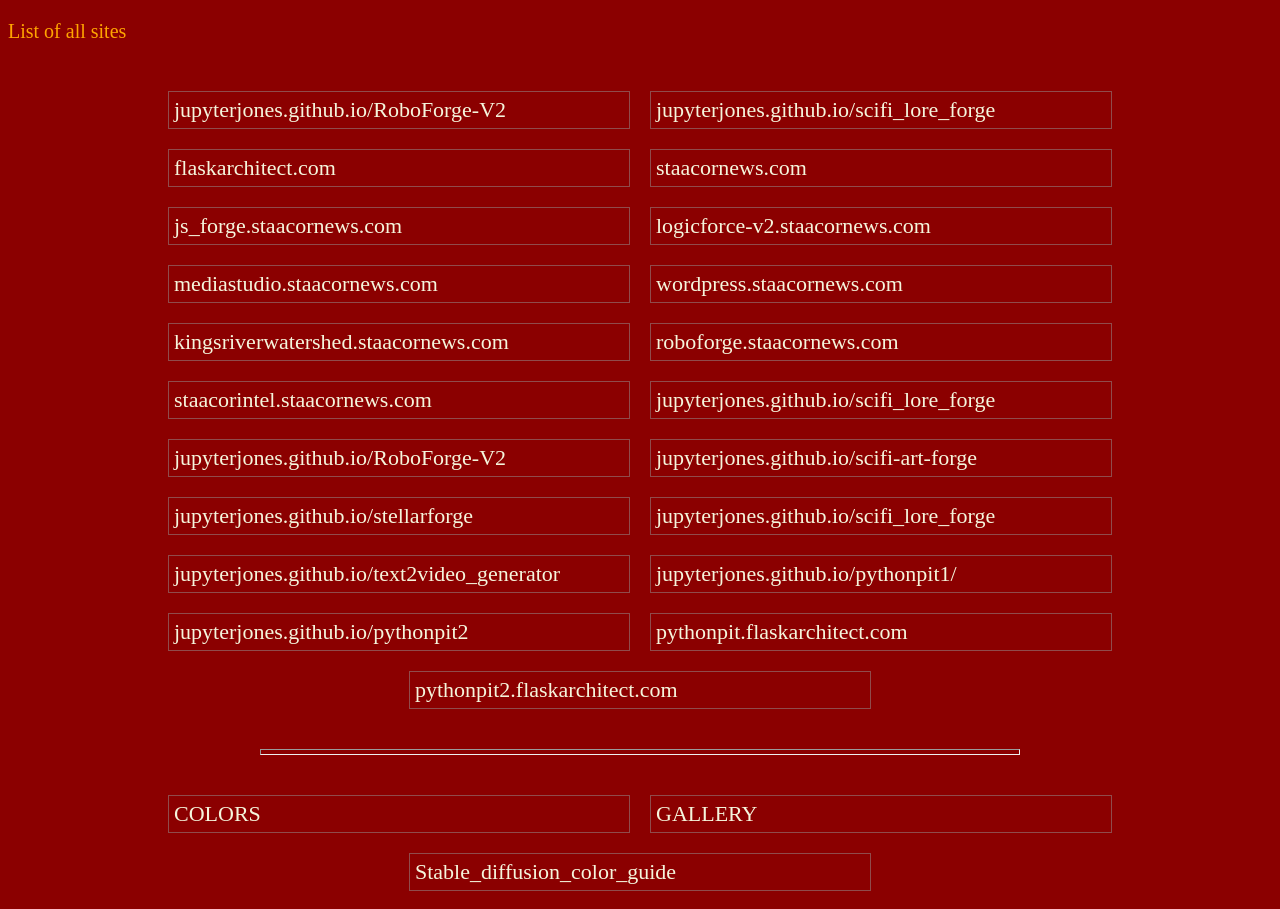
<file: index.html>
<!DOCTYPE html>
<html>
<head>
  <title>Image Gallery</title>
  <style>
    body {
      background: darkred;
    } 

    .gallery {
      display: flex;
      flex-wrap: wrap;
      justify-content: center;
      align-items: center;
    }

    .gallery a {
      width: 450px;
      padding:5px;
      border: 1px solid rgba(150,150,150, .5);
      height: auto;
      object-fit: cover;
      margin: 10px;
      color:beige;
      font-size:22px;
      text-decoration: none;

    }
    p {
      color: orange;
      font-size: 20px;
    }
    hr {
      margin-left: auto;
      margin-right: auto;
      margin-top: 30px;
      margin-bottom: 30px;       
      height:4px;
      width: 60%;}

  </style>
</head>
<body>
<p>List of all sites</p><br />
<div class="gallery">
<a class="btn" id="viewGridBtn" href ="https://jupyterjones.github.io/RoboForge-V2/" target="_blank">jupyterjones.github.io/RoboForge-V2</a><br/>
<a class="btn" id="viewGridBtn" href ="https://jupyterjones.github.io/scifi_lore_forge/" target="_blank">jupyterjones.github.io/scifi_lore_forge</a><br/>
<a class="btn" id="viewGridBtn" href ="https://flaskarchitect.com/" target="_blank">flaskarchitect.com</a><br/>
<a class="btn" id="viewGridBtn" href ="https://staacornews.com/" target="_blank">staacornews.com</a><br/>
<a class="btn" id="viewGridBtn" href ="https://js_forge.staacornews.com/" target="_blank">js_forge.staacornews.com</a><br/>
<a class="btn" id="viewGridBtn" href ="https://logicforce-v2.staacornews.com/" target="_blank">logicforce-v2.staacornews.com</a><br/>
<a class="btn" id="viewGridBtn" href ="https://mediastudio.staacornews.com/" target="_blank">mediastudio.staacornews.com</a><br/>
<a class="btn" id="viewGridBtn" href ="https://wordpress.staacornews.com/" target="_blank">wordpress.staacornews.com</a><br/>
<a class="btn" id="viewGridBtn" href ="https://kingsriverwatershed.staacornews.com/" target="_blank">kingsriverwatershed.staacornews.com</a><br/>
<a class="btn" id="viewGridBtn" href ="https://roboforge.staacornews.com/" target="_blank">roboforge.staacornews.com</a><br/>
<a class="btn" id="viewGridBtn" href ="https://staacorintel.staacornews.com/" target="_blank">staacorintel.staacornews.com</a><br/>
<a class="btn" id="viewGridBtn" href ="https://jupyterjones.github.io/scifi_lore_forge/" target="_blank">jupyterjones.github.io/scifi_lore_forge</a><br/>
<a class="btn" id="viewGridBtn" href ="https://jupyterjones.github.io/RoboForge-V2/" target="_blank">jupyterjones.github.io/RoboForge-V2</a><br/>
<a class="btn" id="viewGridBtn" href ="https://jupyterjones.github.io/scifi-art-forge" target="_blank">jupyterjones.github.io/scifi-art-forge</a><br/>
<a class="btn" id="viewGridBtn" href ="https://jupyterjones.github.io/stellarforge" target="_blank">jupyterjones.github.io/stellarforge</a><br/>
<a class="btn" id="viewGridBtn" href ="https://jupyterjones.github.io/scifi_lore_forge" target="_blank">jupyterjones.github.io/scifi_lore_forge</a><br/>
<a class="btn" id="viewGridBtn" href ="https://jupyterjones.github.io/text2video_generator" target="_blank">jupyterjones.github.io/text2video_generator</a><br/>
        
<a class="btn" id="viewGridBtn" href ="https://jupyterjones.github.io/pythonpit1/" target="_blank">jupyterjones.github.io/pythonpit1/</a><br/>
<a class="btn" id="viewGridBtn" href ="https://jupyterjones.github.io/pythonpit2/" target="_blank">jupyterjones.github.io/pythonpit2</a><br/>
<a class="btn" id="viewGridBtn" href ="https://pythonpit.flaskarchitect.com/" target="_blank">pythonpit.flaskarchitect.com</a><br/>
<a class="btn" id="viewGridBtn" href ="https://pythonpit2.flaskarchitect.com/" target="_blank">pythonpit2.flaskarchitect.com</a><br/> 
</div>
</div></header><hr />
<main class="gallery">
<a class="btn" id="viewGridBtn" href ="./colors.html" target="_blank">COLORS</a><br/>

<a class="btn" id="viewGridBtn" href ="./gallery.html" target="_blank">GALLERY</a><br/>

<a class="btn" id="viewGridBtn" href ="./Stable_diffusion_color_guide.html" target="_blank">Stable_diffusion_color_guide</a><br/>
</main>




</body>
</html>
</file>
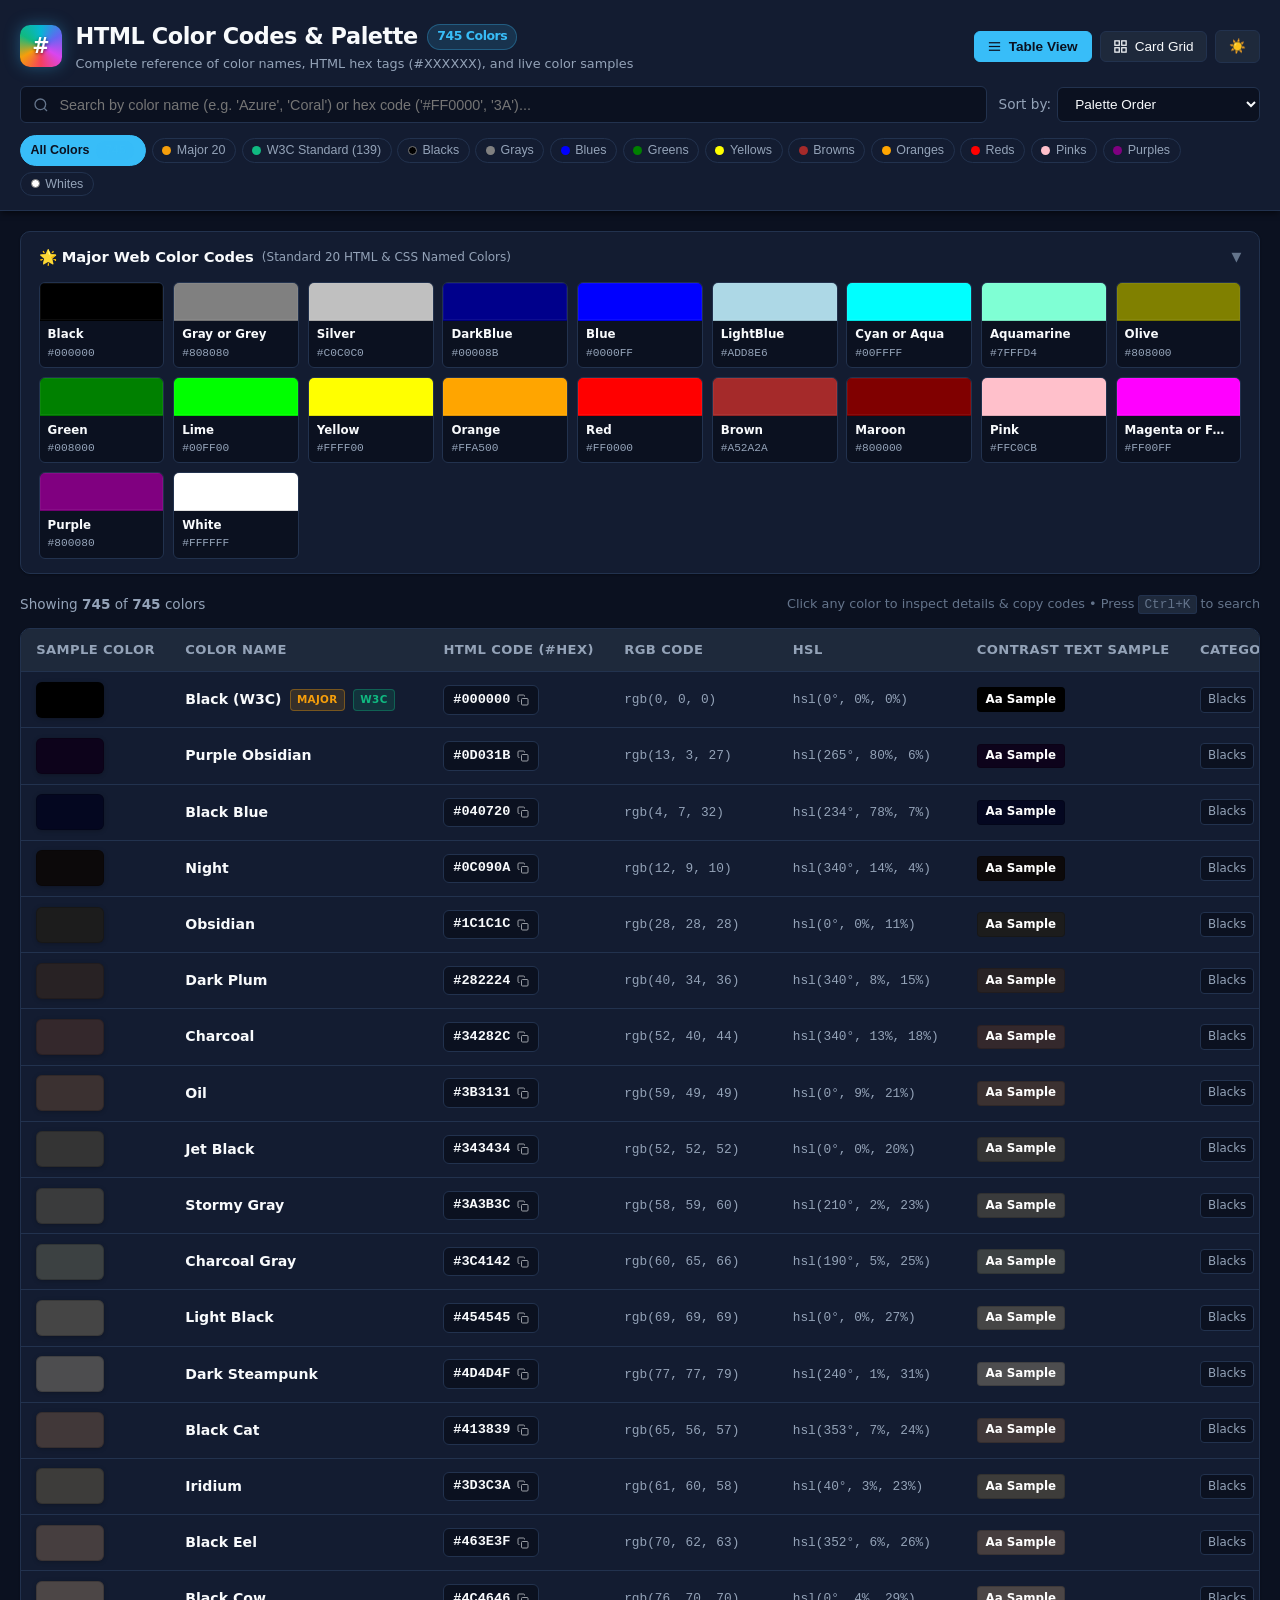
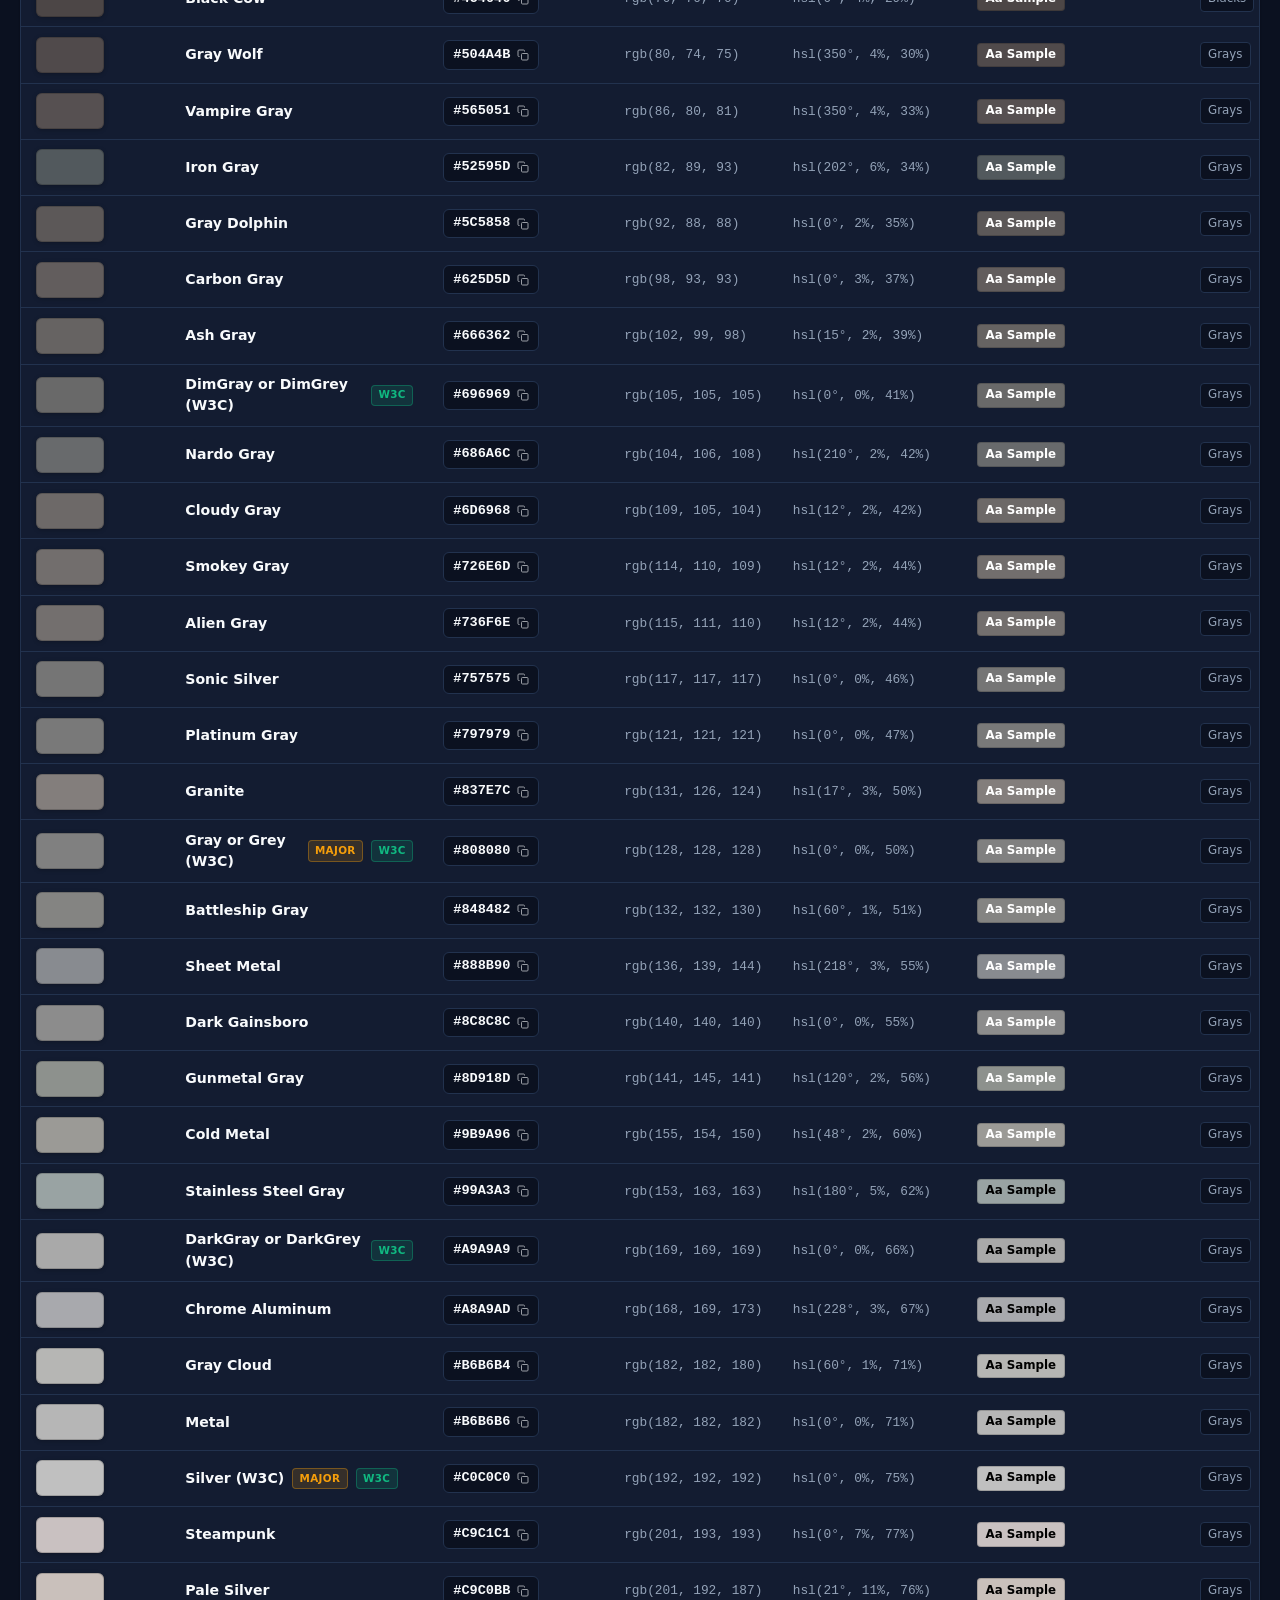
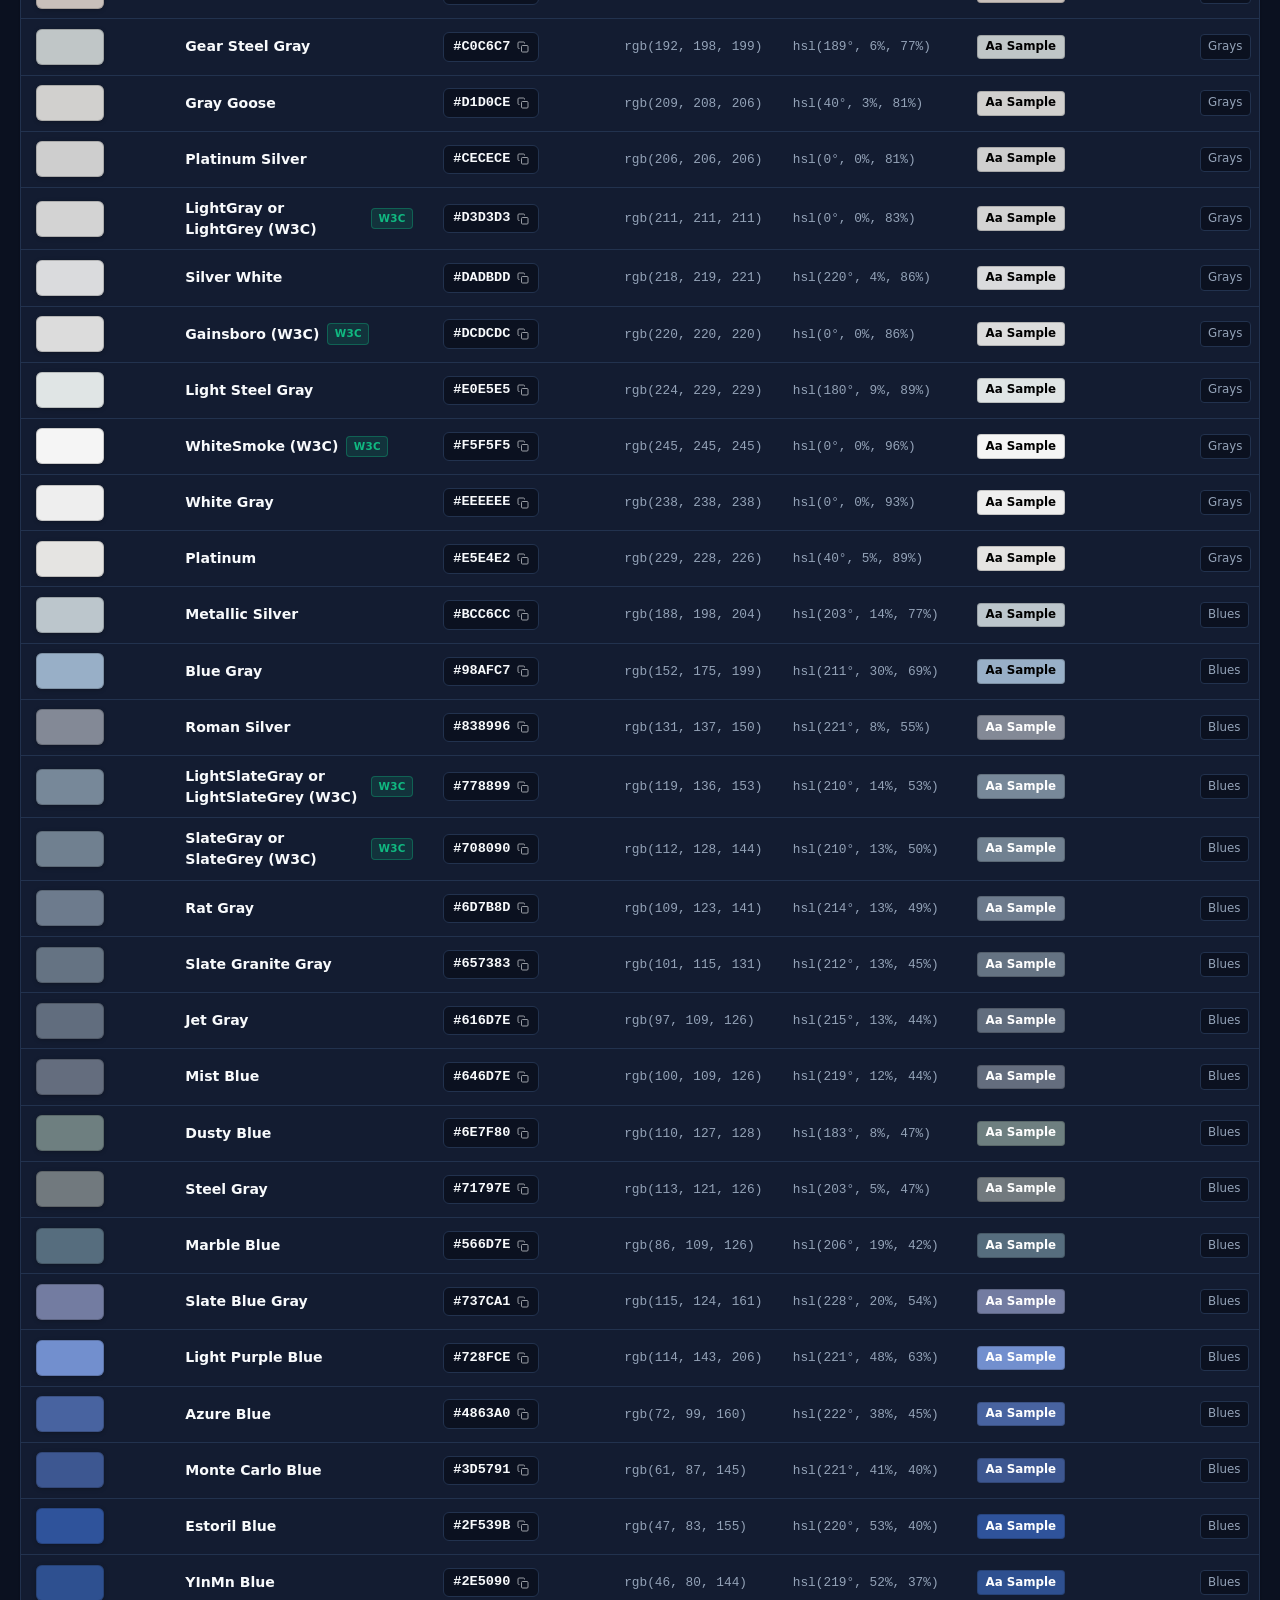
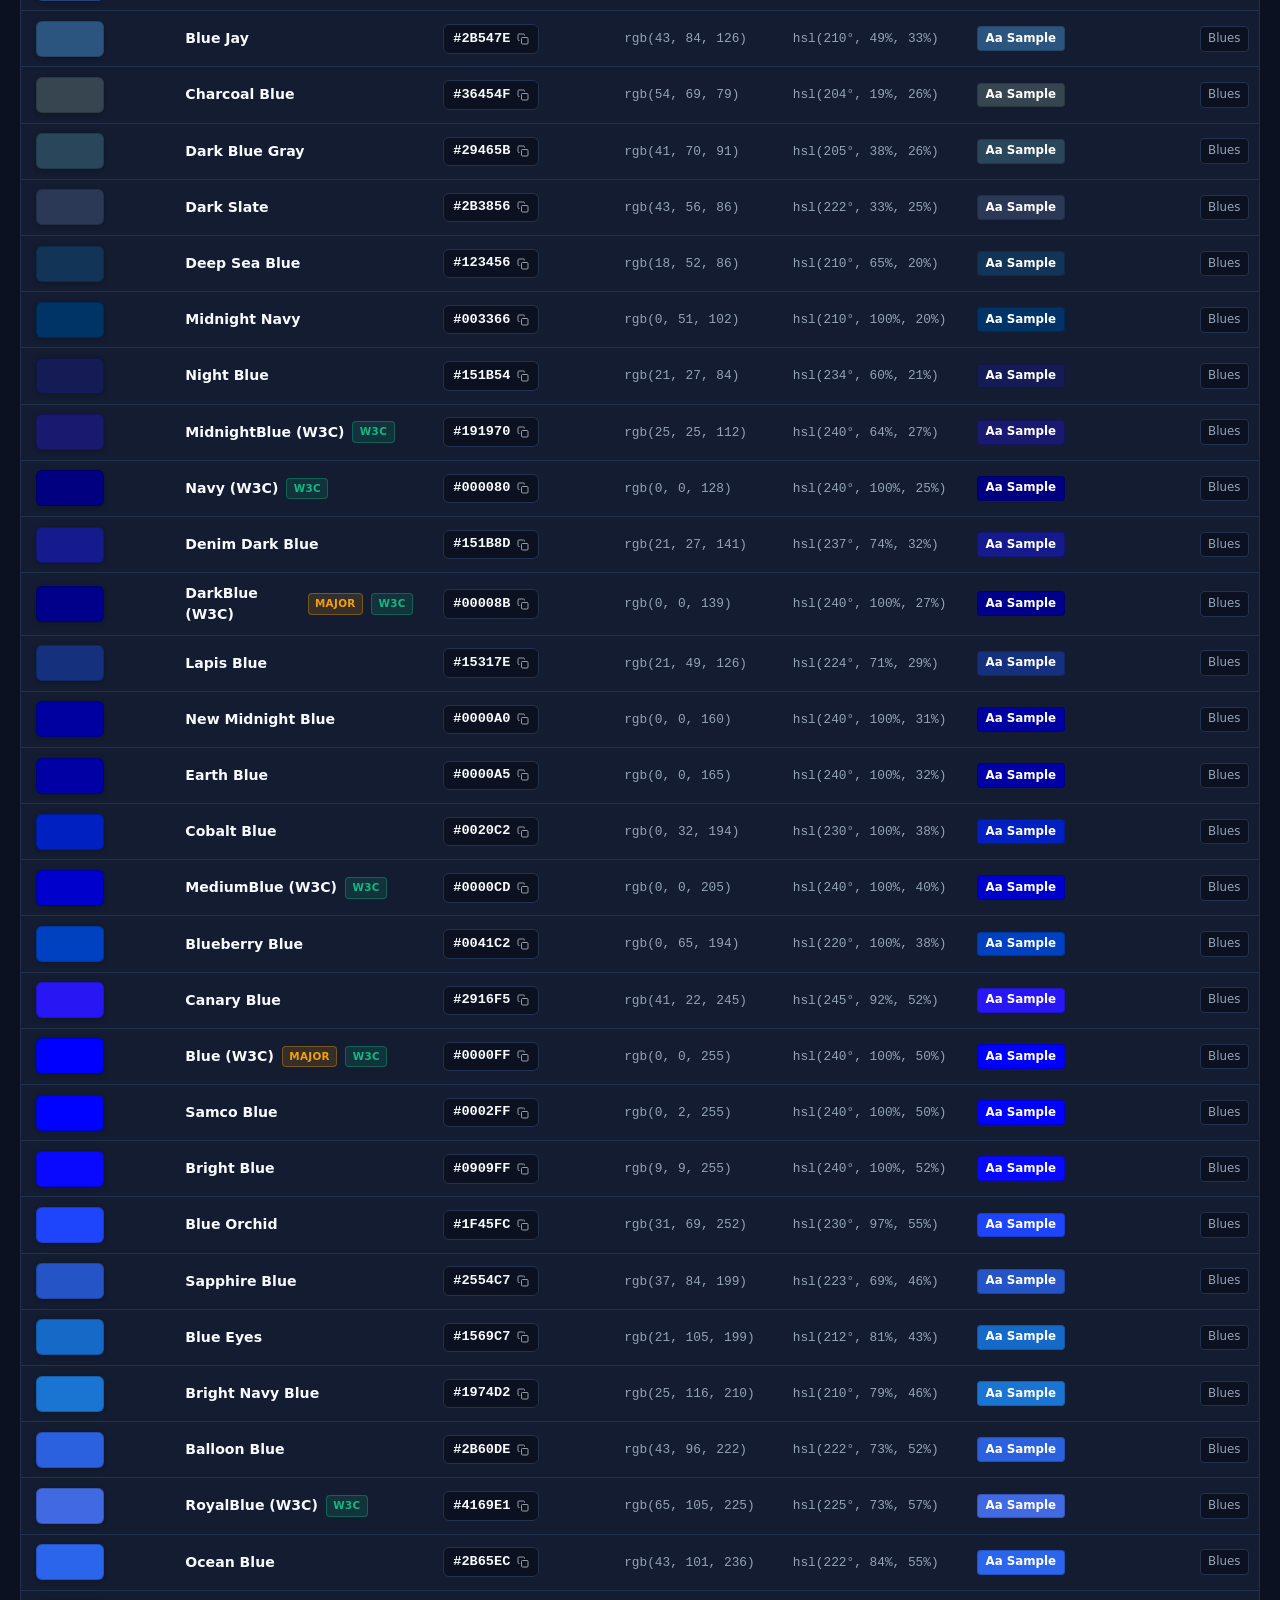
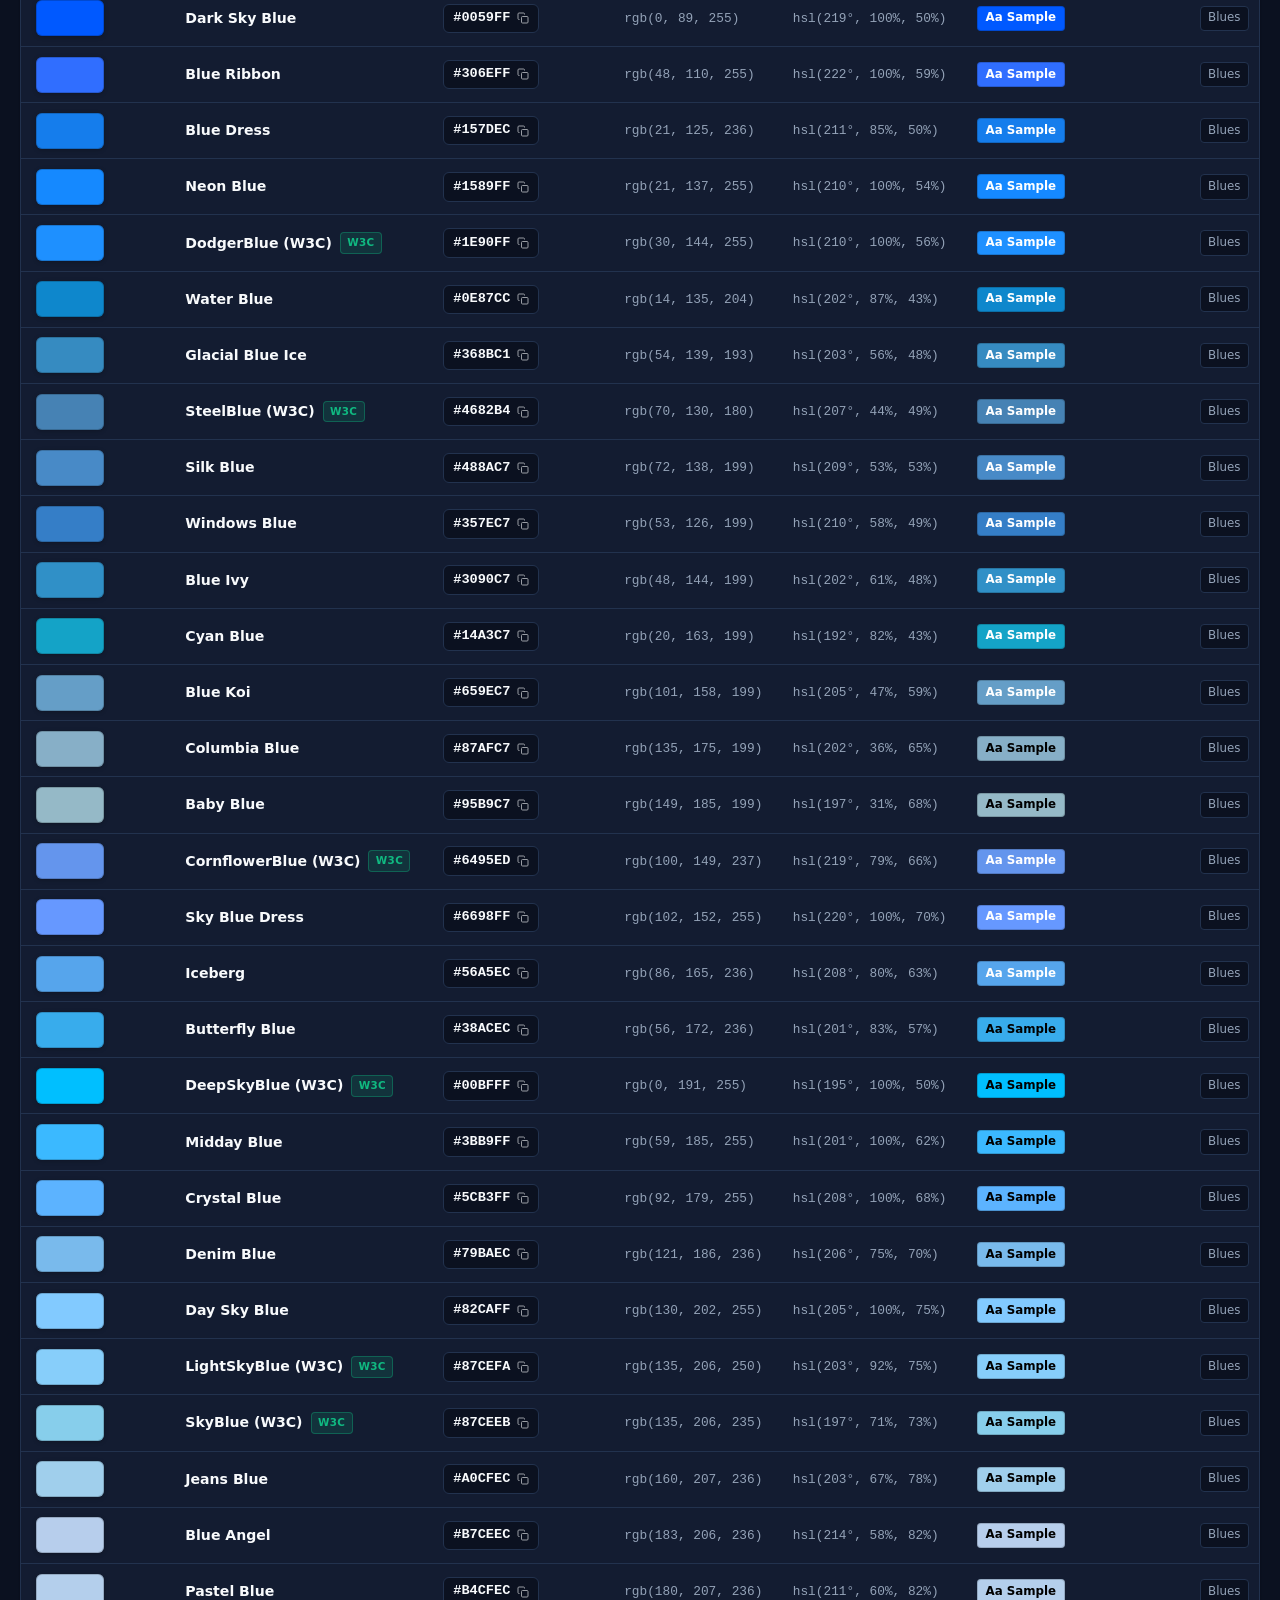
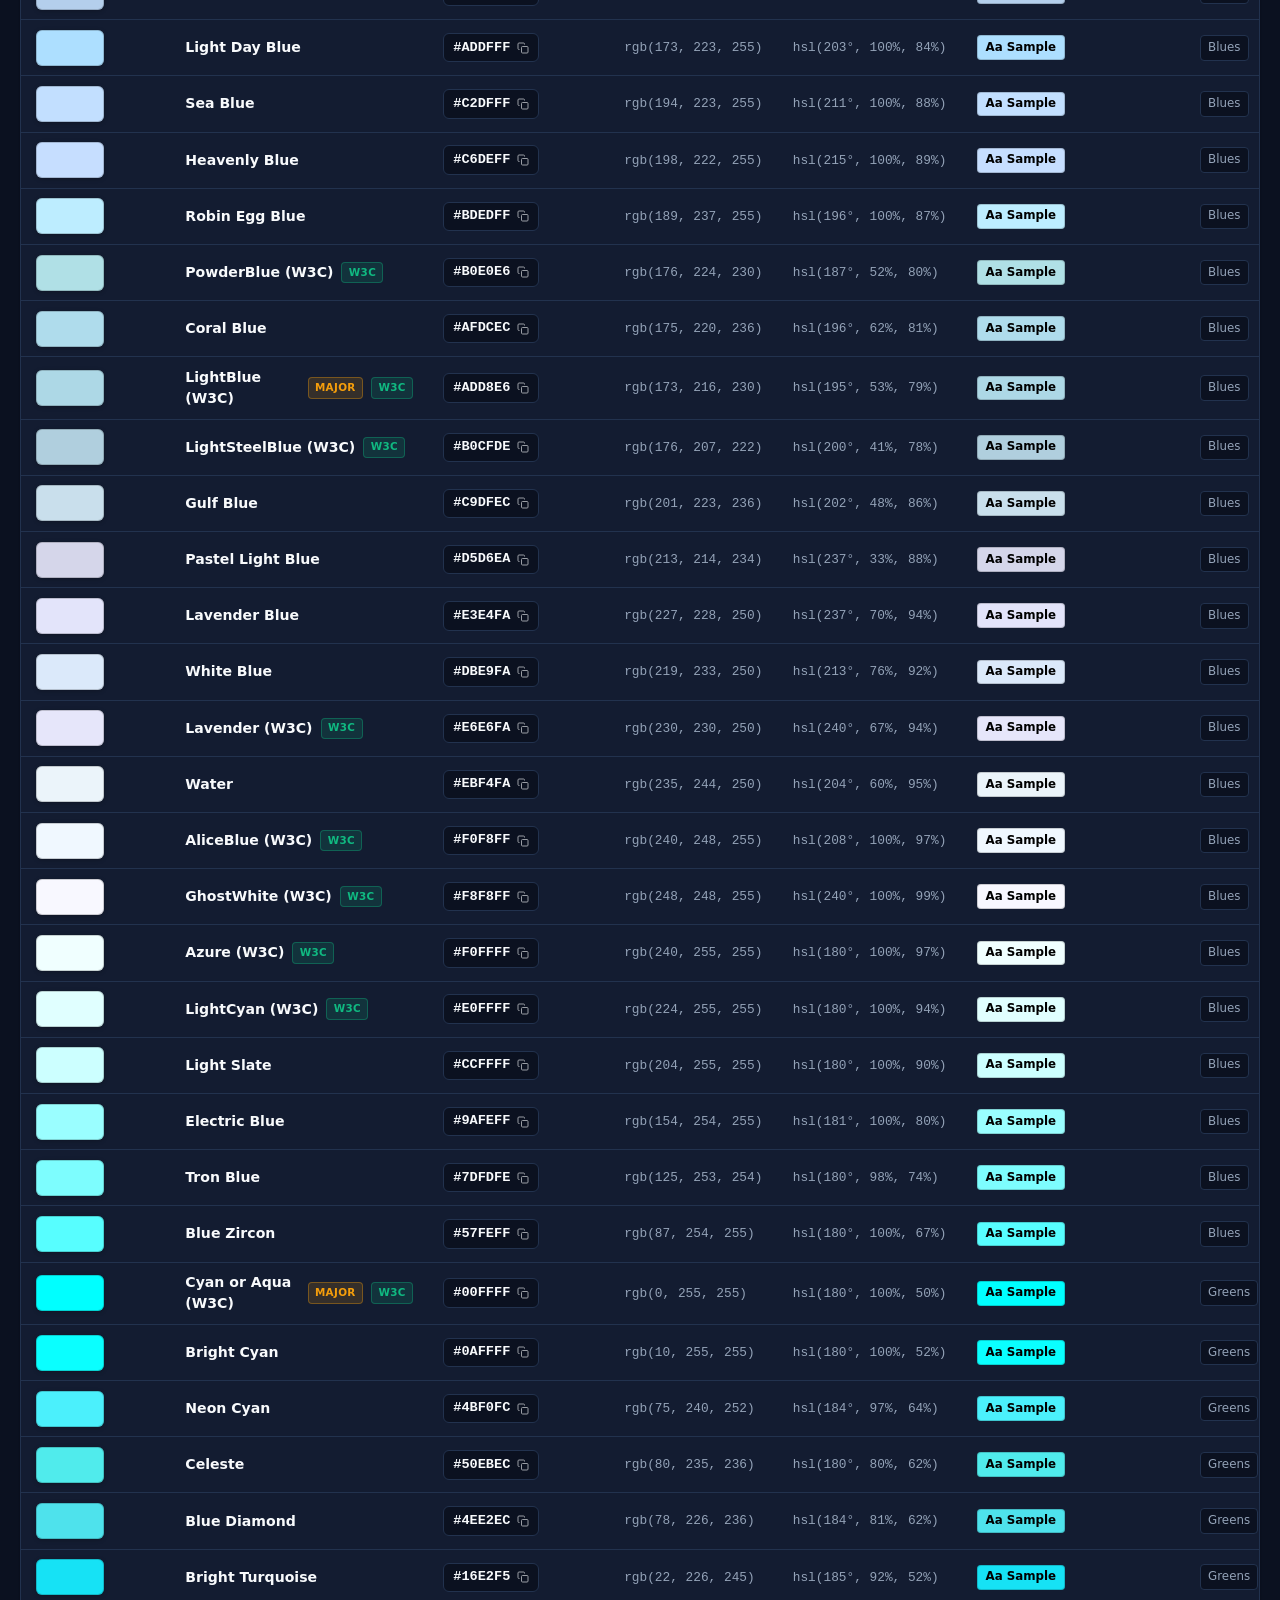
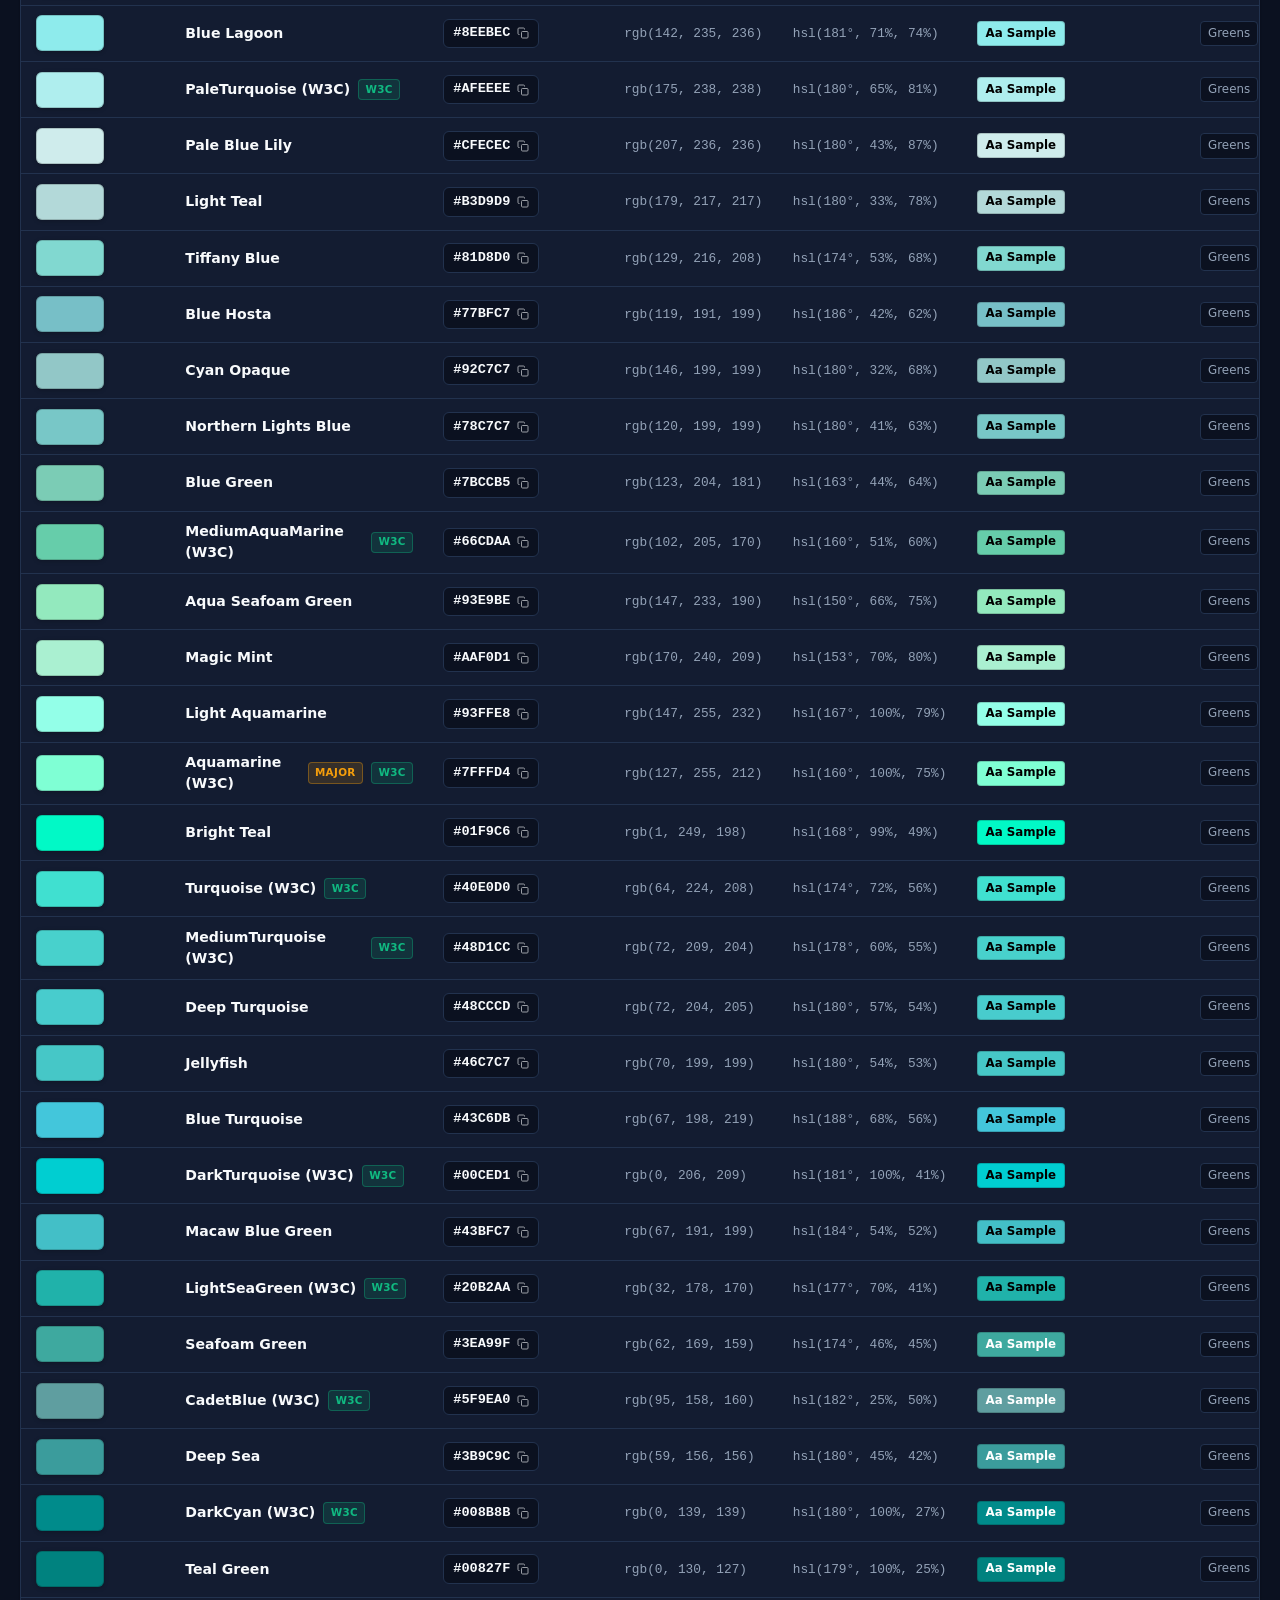
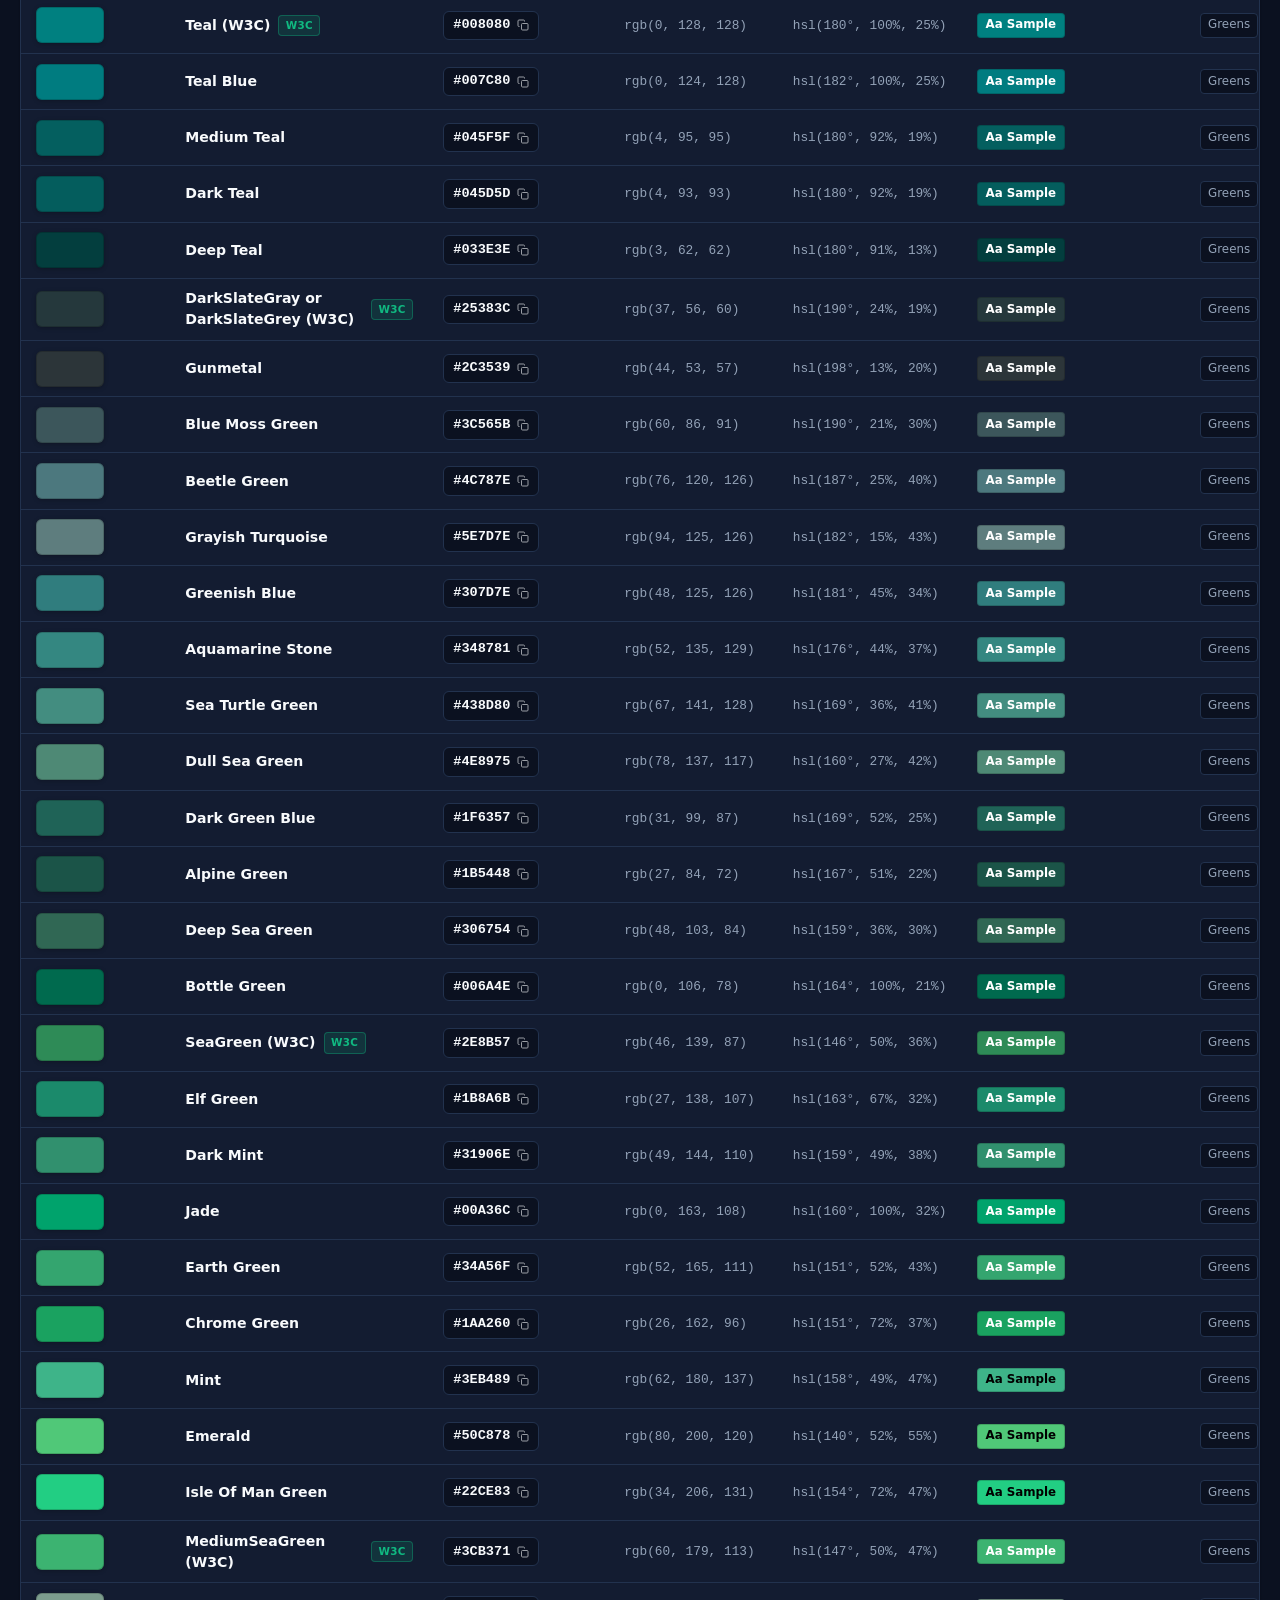
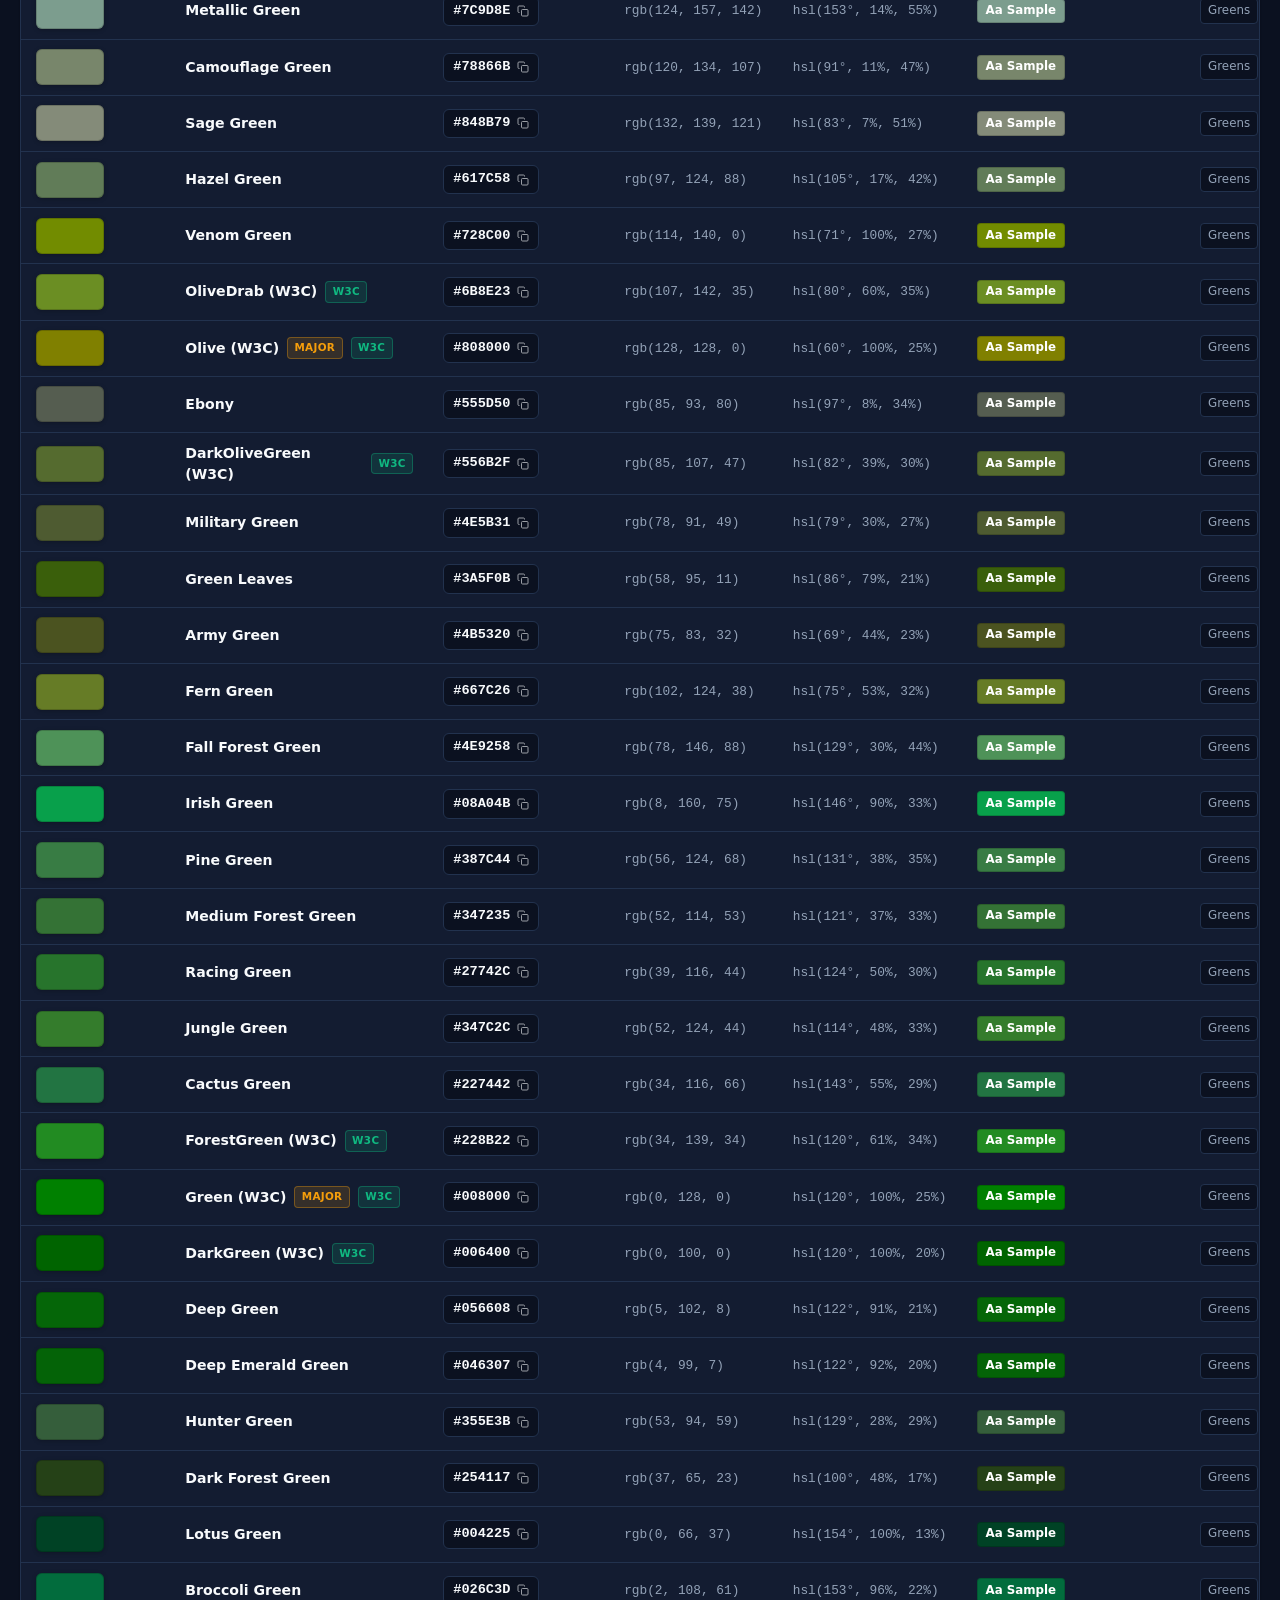
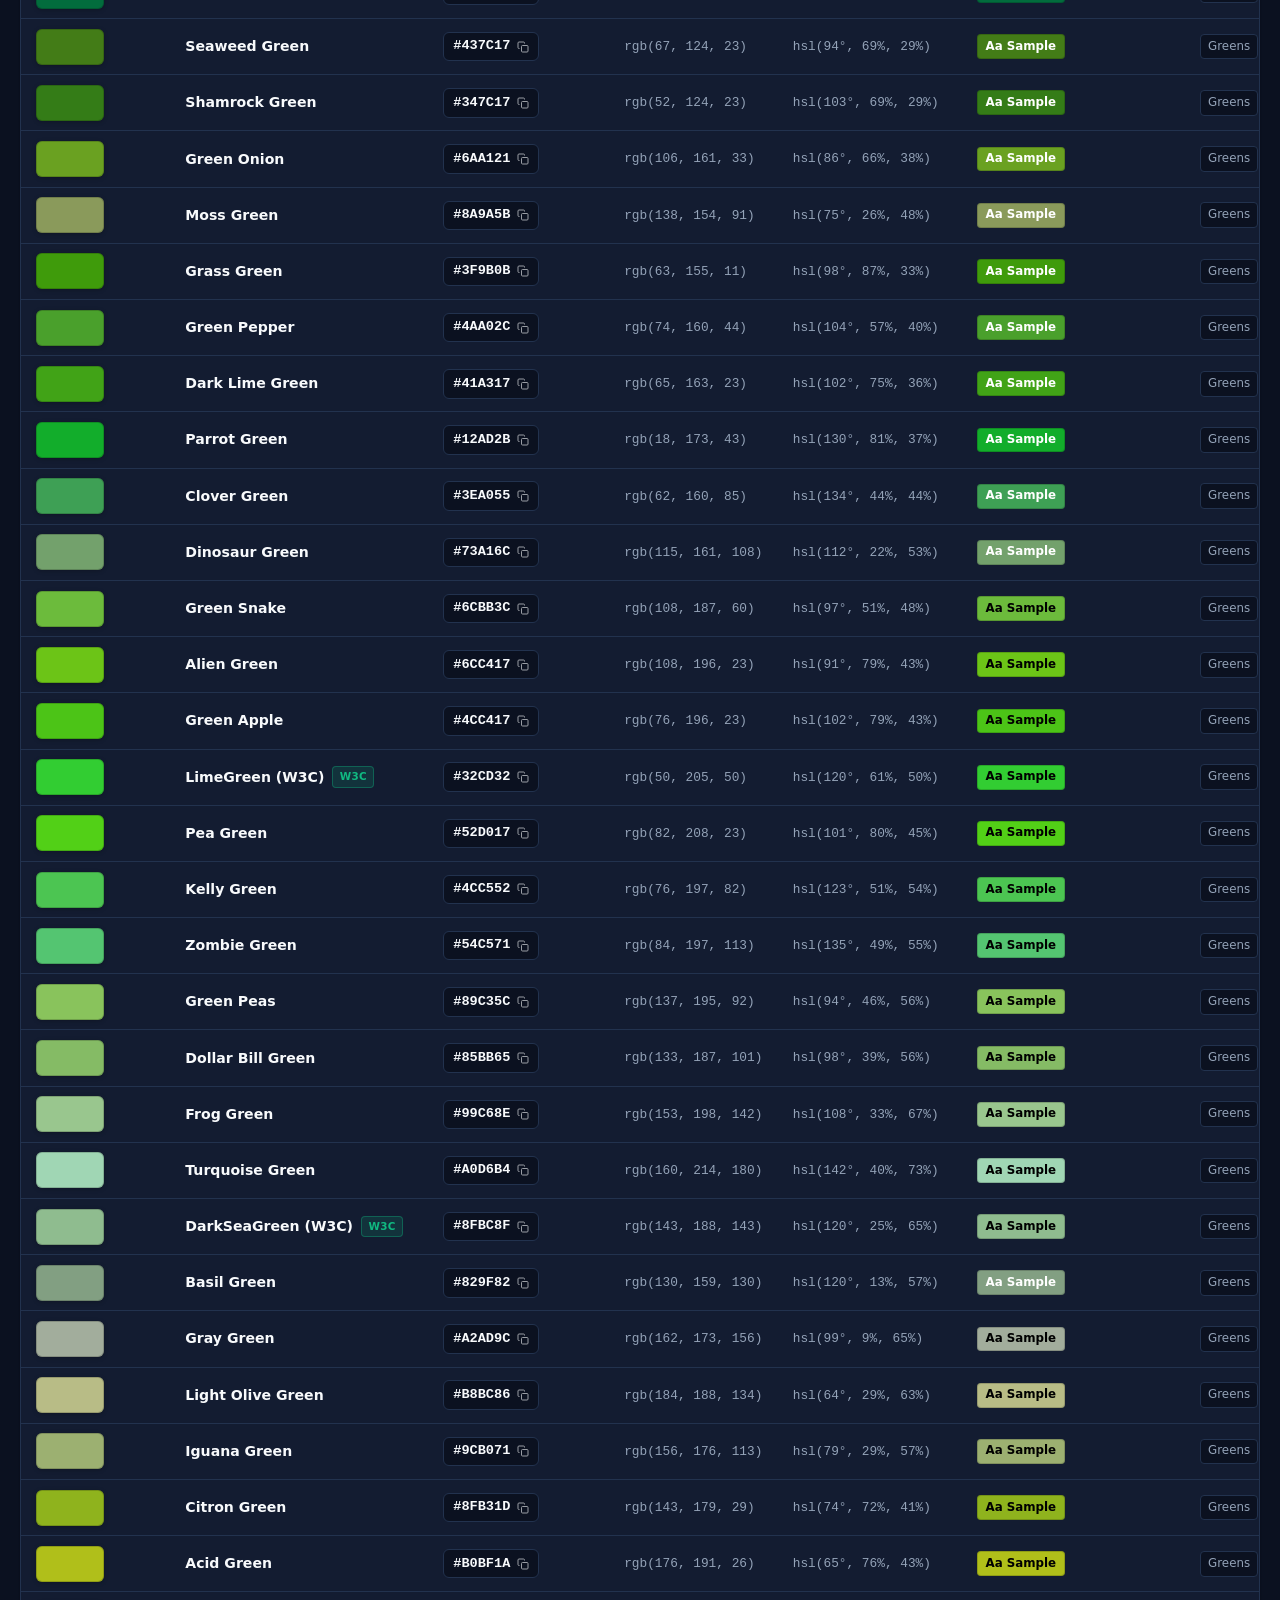
<file: colors.html>
<!DOCTYPE html>
<html lang="en">
<head>
  <meta charset="UTF-8">
  <meta name="viewport" content="width=device-width, initial-scale=1.0">
  <title>HTML Color Codes, Names &amp; Live Color Swatches</title>
  <style>
    :root {
      --bg-primary: #0b1120;
      --bg-secondary: #131c31;
      --bg-tertiary: #1e293b;
      --bg-card: #141f36;
      --text-primary: #f8fafc;
      --text-secondary: #94a3b8;
      --text-muted: #64748b;
      --border-color: #22324e;
      --accent: #38bdf8;
      --accent-hover: #0ea5e9;
      --accent-rgb: 56, 189, 248;
      --shadow-sm: 0 1px 2px 0 rgba(0, 0, 0, 0.3);
      --shadow-md: 0 4px 6px -1px rgba(0, 0, 0, 0.4), 0 2px 4px -2px rgba(0, 0, 0, 0.3);
      --shadow-lg: 0 10px 20px -3px rgba(0, 0, 0, 0.5);
      --radius-sm: 6px;
      --radius-md: 10px;
      --radius-lg: 16px;
      --font-sans: system-ui, -apple-system, BlinkMacSystemFont, 'Segoe UI', Roboto, Helvetica, Arial, sans-serif;
      --font-mono: 'SFMono-Regular', Consolas, 'Liberation Mono', Menlo, Courier, monospace;
    }

    [data-theme="light"] {
      --bg-primary: #f8fafc;
      --bg-secondary: #ffffff;
      --bg-tertiary: #e2e8f0;
      --bg-card: #ffffff;
      --text-primary: #0f172a;
      --text-secondary: #475569;
      --text-muted: #94a3b8;
      --border-color: #e2e8f0;
      --accent: #0284c7;
      --accent-hover: #0369a1;
      --accent-rgb: 2, 132, 199;
      --shadow-sm: 0 1px 2px 0 rgba(0, 0, 0, 0.05);
      --shadow-md: 0 4px 6px -1px rgba(0, 0, 0, 0.08), 0 2px 4px -2px rgba(0, 0, 0, 0.05);
      --shadow-lg: 0 10px 20px -3px rgba(0, 0, 0, 0.12);
    }

    * {
      box-sizing: border-box;
      margin: 0;
      padding: 0;
    }

    body {
      font-family: var(--font-sans);
      background-color: var(--bg-primary);
      color: var(--text-primary);
      line-height: 1.5;
      min-height: 100vh;
      display: flex;
      flex-direction: column;
      transition: background-color 0.2s ease, color 0.2s ease;
    }

    header {
      background: var(--bg-secondary);
      border-bottom: 1px solid var(--border-color);
      padding: 1.25rem 1.25rem 0.85rem;
      position: sticky;
      top: 0;
      z-index: 40;
      box-shadow: var(--shadow-md);
    }

    .header-top {
      max-width: 1400px;
      margin: 0 auto;
      display: flex;
      flex-wrap: wrap;
      align-items: center;
      justify-content: space-between;
      gap: 1rem;
      margin-bottom: 0.85rem;
    }

    .title-area {
      display: flex;
      align-items: center;
      gap: 0.85rem;
    }

    .logo-icon {
      width: 42px;
      height: 42px;
      border-radius: var(--radius-md);
      background: conic-gradient(from 180deg at 50% 50%, #f43f5e 0deg, #f59e0b 60deg, #10b981 120deg, #06b6d4 180deg, #6366f1 240deg, #d946ef 300deg, #f43f5e 360deg);
      box-shadow: 0 0 16px rgba(56, 189, 248, 0.35);
      display: flex;
      align-items: center;
      justify-content: center;
      color: white;
      font-weight: 800;
      font-size: 1.3rem;
      flex-shrink: 0;
      text-shadow: 0 1px 3px rgba(0, 0, 0, 0.6);
    }

    h1 {
      font-size: 1.4rem;
      font-weight: 700;
      letter-spacing: -0.02em;
      color: var(--text-primary);
      display: flex;
      align-items: center;
      gap: 0.6rem;
      flex-wrap: wrap;
    }

    .subtitle {
      font-size: 0.8rem;
      color: var(--text-secondary);
      font-weight: normal;
    }

    .badge-count {
      font-size: 0.78rem;
      background: rgba(var(--accent-rgb), 0.15);
      color: var(--accent);
      padding: 0.15rem 0.55rem;
      border-radius: 9999px;
      font-weight: 600;
      border: 1px solid rgba(var(--accent-rgb), 0.3);
      vertical-align: middle;
    }

    .header-actions {
      display: flex;
      align-items: center;
      gap: 0.5rem;
    }

    .btn {
      display: inline-flex;
      align-items: center;
      gap: 0.4rem;
      padding: 0.45rem 0.8rem;
      border-radius: var(--radius-sm);
      font-size: 0.85rem;
      font-weight: 500;
      cursor: pointer;
      border: 1px solid var(--border-color);
      background: var(--bg-tertiary);
      color: var(--text-primary);
      transition: all 0.15s ease;
      user-select: none;
    }

    .btn:hover {
      background: var(--border-color);
      border-color: var(--text-muted);
    }

    .btn-active {
      background: var(--accent);
      color: #0b1120;
      border-color: var(--accent);
      font-weight: 700;
    }

    .btn-active:hover {
      background: var(--accent-hover);
      border-color: var(--accent-hover);
      color: #0b1120;
    }

    .filter-controls {
      max-width: 1400px;
      margin: 0 auto;
      display: flex;
      flex-direction: column;
      gap: 0.75rem;
    }

    .search-sort-bar {
      display: flex;
      flex-wrap: wrap;
      gap: 0.75rem;
      align-items: center;
    }

    .search-wrapper {
      position: relative;
      flex: 1 1 340px;
    }

    .search-input {
      width: 100%;
      padding: 0.58rem 2.4rem 0.58rem 2.4rem;
      border-radius: var(--radius-sm);
      border: 1px solid var(--border-color);
      background: var(--bg-primary);
      color: var(--text-primary);
      font-size: 0.9rem;
      outline: none;
      transition: border-color 0.2s, box-shadow 0.2s;
    }

    .search-input:focus {
      border-color: var(--accent);
      box-shadow: 0 0 0 3px rgba(var(--accent-rgb), 0.2);
    }

    .search-icon {
      position: absolute;
      left: 0.8rem;
      top: 50%;
      transform: translateY(-50%);
      color: var(--text-muted);
      pointer-events: none;
    }

    .search-clear {
      position: absolute;
      right: 0.6rem;
      top: 50%;
      transform: translateY(-50%);
      background: none;
      border: none;
      color: var(--text-muted);
      cursor: pointer;
      font-size: 1.1rem;
      padding: 0.2rem;
      line-height: 1;
      display: none;
    }

    .search-clear:hover {
      color: var(--text-primary);
    }

    .select-wrapper {
      display: flex;
      align-items: center;
      gap: 0.4rem;
      font-size: 0.85rem;
      color: var(--text-secondary);
    }

    .select-input {
      padding: 0.5rem 0.8rem;
      border-radius: var(--radius-sm);
      border: 1px solid var(--border-color);
      background: var(--bg-primary);
      color: var(--text-primary);
      font-size: 0.85rem;
      outline: none;
      cursor: pointer;
    }

    .select-input:focus {
      border-color: var(--accent);
    }

    .category-pills {
      display: flex;
      flex-wrap: wrap;
      gap: 0.35rem;
      align-items: center;
    }

    .pill {
      padding: 0.26rem 0.6rem;
      border-radius: 9999px;
      font-size: 0.78rem;
      font-weight: 500;
      border: 1px solid var(--border-color);
      background: var(--bg-secondary);
      color: var(--text-secondary);
      cursor: pointer;
      transition: all 0.15s ease;
      display: inline-flex;
      align-items: center;
      gap: 0.35rem;
      white-space: nowrap;
    }

    .pill:hover {
      color: var(--text-primary);
      border-color: var(--text-muted);
      background: var(--bg-tertiary);
    }

    .pill.active {
      background: var(--accent);
      color: #0b1120;
      border-color: var(--accent);
      font-weight: 700;
    }

    .pill .dot {
      width: 9px;
      height: 9px;
      border-radius: 50%;
      display: inline-block;
      flex-shrink: 0;
    }

    /* Main Container */
    main {
      max-width: 1400px;
      margin: 0 auto;
      padding: 1.25rem 1.25rem 3rem;
      flex: 1;
      width: 100%;
    }

    /* Major Colors Strip */
    .major-colors-section {
      background: var(--bg-secondary);
      border: 1px solid var(--border-color);
      border-radius: var(--radius-md);
      padding: 0.9rem 1.1rem;
      margin-bottom: 1.25rem;
      box-shadow: var(--shadow-sm);
    }

    .major-header {
      display: flex;
      align-items: center;
      justify-content: space-between;
      cursor: pointer;
      user-select: none;
    }

    .major-title {
      font-size: 0.92rem;
      font-weight: 600;
      display: flex;
      align-items: center;
      gap: 0.5rem;
      color: var(--text-primary);
    }

    .major-grid {
      display: grid;
      grid-template-columns: repeat(auto-fill, minmax(118px, 1fr));
      gap: 0.55rem;
      margin-top: 0.85rem;
      transition: all 0.3s ease;
    }

    .major-card {
      background: var(--bg-primary);
      border: 1px solid var(--border-color);
      border-radius: var(--radius-sm);
      overflow: hidden;
      cursor: pointer;
      transition: transform 0.15s ease, box-shadow 0.15s ease, border-color 0.15s ease;
      display: flex;
      flex-direction: column;
    }

    .major-card:hover {
      transform: translateY(-2px);
      box-shadow: var(--shadow-md);
      border-color: var(--accent);
    }

    .major-card-swatch {
      height: 38px;
      width: 100%;
      border-bottom: 1px solid rgba(0, 0, 0, 0.12);
      box-shadow: inset 0 0 0 1px rgba(255, 255, 255, 0.05);
    }

    .major-card-info {
      padding: 0.35rem 0.5rem;
      display: flex;
      flex-direction: column;
      gap: 0.05rem;
    }

    .major-card-name {
      font-size: 0.74rem;
      font-weight: 600;
      white-space: nowrap;
      overflow: hidden;
      text-overflow: ellipsis;
    }

    .major-card-hex {
      font-family: var(--font-mono);
      font-size: 0.7rem;
      color: var(--text-secondary);
    }

    /* Status Bar */
    .status-bar {
      display: flex;
      justify-content: space-between;
      align-items: center;
      margin-bottom: 0.85rem;
      font-size: 0.85rem;
      color: var(--text-secondary);
      flex-wrap: wrap;
      gap: 0.5rem;
    }

    /* Table View */
    .table-container {
      background: var(--bg-secondary);
      border: 1px solid var(--border-color);
      border-radius: var(--radius-md);
      overflow-x: auto;
      box-shadow: var(--shadow-sm);
    }

    table {
      width: 100%;
      border-collapse: collapse;
      text-align: left;
      font-size: 0.88rem;
    }

    th {
      background: var(--bg-tertiary);
      color: var(--text-secondary);
      font-weight: 600;
      padding: 0.7rem 0.95rem;
      border-bottom: 1px solid var(--border-color);
      white-space: nowrap;
      user-select: none;
      font-size: 0.82rem;
      text-transform: uppercase;
      letter-spacing: 0.03em;
    }

    th.sortable {
      cursor: pointer;
    }

    th.sortable:hover {
      color: var(--text-primary);
    }

    td {
      padding: 0.6rem 0.95rem;
      border-bottom: 1px solid var(--border-color);
      vertical-align: middle;
    }

    tr:last-child td {
      border-bottom: none;
    }

    tr.color-row {
      transition: background-color 0.12s ease;
      cursor: pointer;
    }

    tr.color-row:hover {
      background: rgba(var(--accent-rgb), 0.07);
    }

    /* Swatch elements */
    .sample-swatch {
      width: 68px;
      height: 36px;
      border-radius: var(--radius-sm);
      box-shadow: inset 0 0 0 1px rgba(0, 0, 0, 0.18), 0 1px 4px rgba(0, 0, 0, 0.25);
      display: inline-block;
      vertical-align: middle;
      position: relative;
      flex-shrink: 0;
    }

    .color-name-cell {
      font-weight: 600;
      color: var(--text-primary);
      display: flex;
      align-items: center;
      gap: 0.5rem;
    }

    .badge {
      font-size: 0.65rem;
      padding: 0.12rem 0.4rem;
      border-radius: 4px;
      font-weight: 700;
      letter-spacing: 0.03em;
      text-transform: uppercase;
      white-space: nowrap;
    }

    .badge-w3c {
      background: rgba(16, 185, 129, 0.15);
      color: #10b981;
      border: 1px solid rgba(16, 185, 129, 0.35);
    }

    .badge-major {
      background: rgba(245, 158, 11, 0.15);
      color: #f59e0b;
      border: 1px solid rgba(245, 158, 11, 0.35);
    }

    .hex-code-cell {
      font-family: var(--font-mono);
      font-weight: 600;
      color: var(--text-primary);
      display: flex;
      align-items: center;
      gap: 0.45rem;
    }

    .hex-pill {
      background: var(--bg-primary);
      padding: 0.22rem 0.55rem;
      border-radius: var(--radius-sm);
      border: 1px solid var(--border-color);
      display: inline-flex;
      align-items: center;
      gap: 0.4rem;
      cursor: pointer;
      transition: all 0.15s ease;
      font-size: 0.85rem;
    }

    .hex-pill:hover {
      border-color: var(--accent);
      background: rgba(var(--accent-rgb), 0.12);
      color: var(--accent);
    }

    .hex-pill svg {
      opacity: 0.6;
      transition: opacity 0.15s;
    }

    .hex-pill:hover svg {
      opacity: 1;
    }

    .rgb-cell, .hsl-cell {
      font-family: var(--font-mono);
      color: var(--text-secondary);
      font-size: 0.8rem;
      white-space: nowrap;
    }

    .category-badge {
      font-size: 0.74rem;
      color: var(--text-secondary);
      background: var(--bg-primary);
      padding: 0.18rem 0.45rem;
      border-radius: 4px;
      border: 1px solid var(--border-color);
      display: inline-block;
      white-space: nowrap;
    }

    .preview-pill {
      padding: 0.22rem 0.55rem;
      border-radius: 4px;
      font-size: 0.74rem;
      font-weight: 700;
      display: inline-flex;
      align-items: center;
      box-shadow: inset 0 0 0 1px rgba(0, 0, 0, 0.18);
      white-space: nowrap;
    }

    /* Grid / Card View */
    .grid-container {
      display: grid;
      grid-template-columns: repeat(auto-fill, minmax(215px, 1fr));
      gap: 0.9rem;
    }

    .color-card {
      background: var(--bg-card);
      border: 1px solid var(--border-color);
      border-radius: var(--radius-md);
      overflow: hidden;
      box-shadow: var(--shadow-sm);
      cursor: pointer;
      transition: transform 0.15s ease, box-shadow 0.15s ease, border-color 0.15s ease;
      display: flex;
      flex-direction: column;
    }

    .color-card:hover {
      transform: translateY(-3px);
      box-shadow: var(--shadow-lg);
      border-color: var(--accent);
    }

    .card-swatch {
      height: 92px;
      width: 100%;
      position: relative;
      display: flex;
      align-items: flex-end;
      justify-content: space-between;
      padding: 0.5rem;
      border-bottom: 1px solid rgba(0, 0, 0, 0.15);
      box-shadow: inset 0 0 0 1px rgba(0, 0, 0, 0.12);
    }

    .card-swatch-badge {
      font-size: 0.72rem;
      font-weight: 700;
      padding: 0.15rem 0.45rem;
      border-radius: 4px;
      box-shadow: 0 1px 3px rgba(0, 0, 0, 0.3);
    }

    .card-body {
      padding: 0.7rem;
      display: flex;
      flex-direction: column;
      gap: 0.4rem;
      flex: 1;
    }

    .card-name-row {
      display: flex;
      justify-content: space-between;
      align-items: flex-start;
      gap: 0.4rem;
    }

    .card-name {
      font-weight: 600;
      font-size: 0.9rem;
      color: var(--text-primary);
      line-height: 1.25;
    }

    .card-details {
      display: flex;
      justify-content: space-between;
      align-items: center;
      margin-top: auto;
      padding-top: 0.35rem;
    }

    .card-hex {
      font-family: var(--font-mono);
      font-weight: 600;
      font-size: 0.82rem;
      background: var(--bg-primary);
      padding: 0.2rem 0.45rem;
      border-radius: 4px;
      border: 1px solid var(--border-color);
      color: var(--text-primary);
      display: inline-flex;
      align-items: center;
      gap: 0.35rem;
      transition: all 0.15s ease;
    }

    .card-hex:hover {
      border-color: var(--accent);
      color: var(--accent);
    }

    .card-rgb {
      font-family: var(--font-mono);
      font-size: 0.7rem;
      color: var(--text-muted);
    }

    /* Floating Inspector Panel / Modal */
    .inspector-modal-backdrop {
      position: fixed;
      inset: 0;
      background: rgba(0, 0, 0, 0.65);
      backdrop-filter: blur(5px);
      z-index: 50;
      display: flex;
      align-items: center;
      justify-content: center;
      padding: 1.25rem;
      opacity: 0;
      pointer-events: none;
      transition: opacity 0.2s ease;
    }

    .inspector-modal-backdrop.active {
      opacity: 1;
      pointer-events: auto;
    }

    .inspector-card {
      background: var(--bg-secondary);
      border: 1px solid var(--border-color);
      border-radius: var(--radius-lg);
      max-width: 560px;
      width: 100%;
      overflow: hidden;
      box-shadow: var(--shadow-lg);
      transform: scale(0.95);
      transition: transform 0.2s cubic-bezier(0.16, 1, 0.3, 1);
    }

    .inspector-modal-backdrop.active .inspector-card {
      transform: scale(1);
    }

    .inspector-swatch {
      height: 150px;
      width: 100%;
      position: relative;
      display: flex;
      flex-direction: column;
      justify-content: space-between;
      padding: 1rem;
      border-bottom: 1px solid rgba(0, 0, 0, 0.15);
      box-shadow: inset 0 0 0 1px rgba(0, 0, 0, 0.1);
    }

    .inspector-close {
      align-self: flex-end;
      width: 32px;
      height: 32px;
      border-radius: 50%;
      background: rgba(0, 0, 0, 0.45);
      color: white;
      border: none;
      cursor: pointer;
      display: flex;
      align-items: center;
      justify-content: center;
      font-size: 1.25rem;
      backdrop-filter: blur(4px);
      transition: background 0.15s;
    }

    .inspector-close:hover {
      background: rgba(0, 0, 0, 0.75);
    }

    .inspector-swatch-text {
      font-size: 1.45rem;
      font-weight: 700;
      letter-spacing: -0.01em;
    }

    .inspector-content {
      padding: 1.25rem 1.4rem;
      display: flex;
      flex-direction: column;
      gap: 1.1rem;
    }

    .inspector-header {
      display: flex;
      justify-content: space-between;
      align-items: center;
      gap: 0.5rem;
    }

    .inspector-title {
      font-size: 1.3rem;
      font-weight: 700;
      color: var(--text-primary);
    }

    .inspector-badges {
      display: flex;
      gap: 0.4rem;
    }

    .code-grid {
      display: grid;
      grid-template-columns: repeat(2, 1fr);
      gap: 0.65rem;
    }

    .code-box {
      background: var(--bg-primary);
      border: 1px solid var(--border-color);
      border-radius: var(--radius-sm);
      padding: 0.6rem 0.8rem;
      display: flex;
      flex-direction: column;
      gap: 0.2rem;
      cursor: pointer;
      transition: border-color 0.15s, background 0.15s;
    }

    .code-box:hover {
      border-color: var(--accent);
      background: rgba(var(--accent-rgb), 0.07);
    }

    .code-box-label {
      font-size: 0.68rem;
      text-transform: uppercase;
      font-weight: 700;
      color: var(--text-muted);
      display: flex;
      justify-content: space-between;
    }

    .code-box-val {
      font-family: var(--font-mono);
      font-size: 0.9rem;
      font-weight: 600;
      color: var(--text-primary);
      display: flex;
      justify-content: space-between;
      align-items: center;
    }

    .inspector-demos {
      background: var(--bg-primary);
      border: 1px solid var(--border-color);
      border-radius: var(--radius-sm);
      padding: 0.85rem;
      display: flex;
      flex-direction: column;
      gap: 0.55rem;
    }

    .demos-title {
      font-size: 0.72rem;
      font-weight: 600;
      color: var(--text-muted);
      text-transform: uppercase;
      letter-spacing: 0.04em;
    }

    .demo-buttons-row {
      display: flex;
      gap: 0.7rem;
      flex-wrap: wrap;
      align-items: center;
    }

    .demo-btn {
      padding: 0.45rem 0.9rem;
      border-radius: var(--radius-sm);
      font-size: 0.82rem;
      font-weight: 600;
      border: none;
      cursor: default;
    }

    /* Toast Notification */
    .toast {
      position: fixed;
      bottom: 2rem;
      left: 50%;
      transform: translateX(-50%) translateY(100px);
      background: #1e293b;
      color: #f8fafc;
      border: 1px solid #38bdf8;
      box-shadow: 0 10px 25px rgba(0, 0, 0, 0.5);
      padding: 0.65rem 1.25rem;
      border-radius: 9999px;
      font-size: 0.88rem;
      font-weight: 500;
      display: flex;
      align-items: center;
      gap: 0.5rem;
      z-index: 100;
      opacity: 0;
      transition: all 0.25s cubic-bezier(0.16, 1, 0.3, 1);
      pointer-events: none;
    }

    .toast.show {
      transform: translateX(-50%) translateY(0);
      opacity: 1;
    }

    .toast-dot {
      width: 10px;
      height: 10px;
      border-radius: 50%;
      border: 1px solid rgba(255, 255, 255, 0.5);
    }

    /* Empty state */
    .empty-state {
      text-align: center;
      padding: 4rem 1rem;
      color: var(--text-muted);
      display: none;
    }

    .empty-state-icon {
      font-size: 2.5rem;
      margin-bottom: 0.75rem;
    }

    /* Scroll to top button */
    .scroll-top {
      position: fixed;
      bottom: 1.5rem;
      right: 1.5rem;
      width: 40px;
      height: 40px;
      border-radius: 50%;
      background: var(--bg-secondary);
      border: 1px solid var(--border-color);
      color: var(--text-primary);
      display: flex;
      align-items: center;
      justify-content: center;
      cursor: pointer;
      box-shadow: var(--shadow-md);
      opacity: 0;
      pointer-events: none;
      transition: all 0.2s ease;
      z-index: 30;
    }

    .scroll-top.visible {
      opacity: 1;
      pointer-events: auto;
    }

    .scroll-top:hover {
      background: var(--accent);
      color: #0b1120;
      border-color: var(--accent);
    }

    footer {
      margin-top: auto;
      background: var(--bg-secondary);
      border-top: 1px solid var(--border-color);
      padding: 1.25rem;
      text-align: center;
      font-size: 0.82rem;
      color: var(--text-muted);
    }

    /* Responsive */
    @media (max-width: 768px) {
      header {
        padding: 1rem 0.75rem 0.75rem;
      }
      .search-sort-bar {
        flex-direction: column;
        align-items: stretch;
      }
      .search-wrapper {
        flex: 1 1 100%;
      }
      .select-wrapper {
        justify-content: space-between;
      }
      .code-grid {
        grid-template-columns: 1fr;
      }
      .table-container {
        border-radius: var(--radius-sm);
      }
      th, td {
        padding: 0.5rem 0.65rem;
      }
      .sample-swatch {
        width: 52px;
        height: 30px;
      }
    }
  </style>
</head>
<body data-theme="dark">

  <!-- Header -->
  <header>
    <div class="header-top">
      <div class="title-area">
        <div class="logo-icon">#</div>
        <div>
          <h1>HTML Color Codes &amp; Palette <span class="badge-count" id="totalCountBadge">745 Colors</span></h1>
          <div class="subtitle">Complete reference of color names, HTML hex tags (#XXXXXX), and live color samples</div>
        </div>
      </div>

      <div class="header-actions">
        <button class="btn btn-active" id="viewTableBtn" title="Switch to Table View">
          <svg width="15" height="15" viewBox="0 0 24 24" fill="none" stroke="currentColor" stroke-width="2"><line x1="3" y1="6" x2="21" y2="6"></line><line x1="3" y1="12" x2="21" y2="12"></line><line x1="3" y1="18" x2="21" y2="18"></line></svg>
          Table View
        </button>
        <button class="btn" id="viewGridBtn" title="Switch to Grid / Cards View">
          <svg width="15" height="15" viewBox="0 0 24 24" fill="none" stroke="currentColor" stroke-width="2"><rect x="3" y="3" width="7" height="7"></rect><rect x="14" y="3" width="7" height="7"></rect><rect x="14" y="14" width="7" height="7"></rect><rect x="3" y="14" width="7" height="7"></rect></svg>
          Card Grid
        </button>
        <button class="btn" id="themeToggleBtn" title="Toggle Dark / Light Mode">
          <span id="themeIcon">☀️</span>
        </button>
      </div>
    </div>

    <!-- Filter and Search controls -->
    <div class="filter-controls">
      <div class="search-sort-bar">
        <div class="search-wrapper">
          <svg class="search-icon" width="16" height="16" viewBox="0 0 24 24" fill="none" stroke="currentColor" stroke-width="2"><circle cx="11" cy="11" r="8"></circle><line x1="21" y1="21" x2="16.65" y2="16.65"></line></svg>
          <input type="text" id="searchInput" class="search-input" placeholder="Search by color name (e.g. 'Azure', 'Coral') or hex code ('#FF0000', '3A')..." autocomplete="off">
          <button class="search-clear" id="searchClearBtn" title="Clear search">&times;</button>
        </div>

        <div class="select-wrapper">
          <label for="sortSelect">Sort by:</label>
          <select id="sortSelect" class="select-input">
            <option value="default">Palette Order</option>
            <option value="name-asc">Name (A &rarr; Z)</option>
            <option value="name-desc">Name (Z &rarr; A)</option>
            <option value="bright-desc">Brightness (Light to Dark)</option>
            <option value="bright-asc">Brightness (Dark to Light)</option>
            <option value="hue">Hue Spectrum</option>
          </select>
        </div>
      </div>

      <!-- Category Filter Pills -->
      <div class="category-pills" id="categoryPills">
        <button class="pill active" data-cat="all">All Colors <span class="badge-count">745</span></button>
        <button class="pill" data-cat="major"><span class="dot" style="background:#f59e0b;"></span> Major 20</button>
        <button class="pill" data-cat="w3c"><span class="dot" style="background:#10b981;"></span> W3C Standard (139)</button>
        <button class="pill" data-cat="Blacks"><span class="dot" style="background:#000000; border:1px solid #777;"></span> Blacks</button>
        <button class="pill" data-cat="Grays"><span class="dot" style="background:#808080;"></span> Grays</button>
        <button class="pill" data-cat="Blues"><span class="dot" style="background:#0000ff;"></span> Blues</button>
        <button class="pill" data-cat="Greens"><span class="dot" style="background:#008000;"></span> Greens</button>
        <button class="pill" data-cat="Yellows"><span class="dot" style="background:#ffff00;"></span> Yellows</button>
        <button class="pill" data-cat="Browns"><span class="dot" style="background:#a52a2a;"></span> Browns</button>
        <button class="pill" data-cat="Oranges"><span class="dot" style="background:#ffa500;"></span> Oranges</button>
        <button class="pill" data-cat="Reds"><span class="dot" style="background:#ff0000;"></span> Reds</button>
        <button class="pill" data-cat="Pinks"><span class="dot" style="background:#ffc0cb;"></span> Pinks</button>
        <button class="pill" data-cat="Purples"><span class="dot" style="background:#800080;"></span> Purples</button>
        <button class="pill" data-cat="Whites"><span class="dot" style="background:#ffffff; border:1px solid #777;"></span> Whites</button>
      </div>
    </div>
  </header>

  <!-- Main Content Area -->
  <main>
    <!-- Major Colors Quick Reference -->
    <section class="major-colors-section" id="majorSection">
      <div class="major-header" id="majorToggle">
        <div class="major-title">
          <span>🌟 Major Web Color Codes</span>
          <span style="font-size:0.75rem; color:var(--text-secondary); font-weight:normal;">(Standard 20 HTML &amp; CSS Named Colors)</span>
        </div>
        <span id="majorChevron" style="font-size: 0.8rem; color:var(--text-muted);">▼</span>
      </div>
      <div class="major-grid" id="majorGrid"></div>
    </section>

    <!-- Status Bar -->
    <div class="status-bar">
      <div>
        Showing <strong id="visibleCount">745</strong> of <strong id="totalCount">745</strong> colors
      </div>
      <div style="font-size:0.8rem; color:var(--text-muted);">
        Click any color to inspect details &amp; copy codes &bull; Press <kbd style="background:var(--bg-tertiary); padding:1px 5px; border-radius:3px; border:1px solid var(--border-color);">Ctrl+K</kbd> to search
      </div>
    </div>

    <!-- Table View -->
    <div class="table-container" id="tableContainer">
      <table id="colorsTable">
        <thead>
          <tr>
            <th style="width: 85px;">Sample Color</th>
            <th>Color Name</th>
            <th>HTML Code (#Hex)</th>
            <th>RGB Code</th>
            <th>HSL</th>
            <th>Contrast Text Sample</th>
            <th>Category</th>
            <th style="text-align: right;">Action</th>
          </tr>
        </thead>
        <tbody id="tableBody"></tbody>
      </table>
    </div>

    <!-- Grid View -->
    <div class="grid-container" id="gridContainer" style="display: none;"></div>

    <!-- Empty State -->
    <div class="empty-state" id="emptyState">
      <div class="empty-state-icon">🔍</div>
      <h3>No matching colors found</h3>
      <p>Try searching with a different color name or hex code.</p>
    </div>
  </main>

  <!-- Floating Inspector Modal -->
  <div class="inspector-modal-backdrop" id="inspectorModal">
    <div class="inspector-card">
      <div class="inspector-swatch" id="inspectorSwatch">
        <button class="inspector-close" id="inspectorCloseBtn" title="Close preview">&times;</button>
        <div>
          <div class="inspector-swatch-text" id="inspectorSampleText">Sample Color Preview</div>
          <div style="font-size: 0.85rem; opacity: 0.9;" id="inspectorSwatchSub">The quick brown fox jumps over the lazy dog</div>
        </div>
      </div>

      <div class="inspector-content">
        <div class="inspector-header">
          <div>
            <div class="inspector-title" id="inspectorName">Black</div>
            <div style="font-size:0.82rem; color:var(--text-secondary);" id="inspectorCategory">Blacks Family</div>
          </div>
          <div class="inspector-badges" id="inspectorBadges"></div>
        </div>

        <div class="code-grid">
          <div class="code-box" id="copyHexBox" title="Click to copy HEX">
            <div class="code-box-label">
              <span>HEX Tag</span>
              <span>📋 Click to Copy</span>
            </div>
            <div class="code-box-val">
              <span id="inspectorHex">#000000</span>
            </div>
          </div>

          <div class="code-box" id="copyRgbBox" title="Click to copy RGB">
            <div class="code-box-label">
              <span>RGB</span>
              <span>📋 Click to Copy</span>
            </div>
            <div class="code-box-val">
              <span id="inspectorRgb">rgb(0, 0, 0)</span>
            </div>
          </div>

          <div class="code-box" id="copyHslBox" title="Click to copy HSL">
            <div class="code-box-label">
              <span>HSL</span>
              <span>📋 Click to Copy</span>
            </div>
            <div class="code-box-val">
              <span id="inspectorHsl">hsl(0, 0%, 0%)</span>
            </div>
          </div>

          <div class="code-box" id="copyCssBox" title="Click to copy CSS rule">
            <div class="code-box-label">
              <span>CSS Color</span>
              <span>📋 Click to Copy</span>
            </div>
            <div class="code-box-val" style="font-size:0.82rem;">
              <span id="inspectorCss">color: #000000;</span>
            </div>
          </div>
        </div>

        <div class="inspector-demos">
          <div class="demos-title">Sample UI Mockups</div>
          <div class="demo-buttons-row">
            <button class="demo-btn" id="demoFilledBtn">Filled Button</button>
            <button class="demo-btn" id="demoOutlineBtn">Outline Button</button>
            <span class="preview-pill" id="demoBadge">Status Badge</span>
          </div>
        </div>
      </div>
    </div>
  </div>

  <!-- Toast Feedback -->
  <div class="toast" id="toast">
    <span class="toast-dot" id="toastDot"></span>
    <span id="toastMessage">Copied to clipboard!</span>
  </div>

  <!-- Scroll to top button -->
  <button class="scroll-top" id="scrollTopBtn" title="Back to top">
    <svg width="20" height="20" viewBox="0 0 24 24" fill="none" stroke="currentColor" stroke-width="2.5"><polyline points="18 15 12 9 6 15"></polyline></svg>
  </button>

  <footer>
    HTML Color Codes and Names Reference &bull; 745 Colors with Sample Swatches, W3C Standards &amp; Hex Tags
  </footer>

  <script>
    // Embedded Complete Dataset of 745 Colors
    const COLOR_DATA = [{"id": 1, "hex": "#000000", "name": "Black (W3C)", "category": "Blacks", "isW3C": true, "isMajor": true, "r": 0, "g": 0, "b": 0, "h": 0, "s": 0, "l": 0, "lum": 0.0, "bestText": "#FFFFFF", "contrastWhite": 21.0, "contrastBlack": 1.0}, {"id": 2, "hex": "#0D031B", "name": "Purple Obsidian", "category": "Blacks", "isW3C": false, "isMajor": false, "r": 13, "g": 3, "b": 27, "h": 265, "s": 80, "l": 6, "lum": 0.0023, "bestText": "#FFFFFF", "contrastWhite": 20.08, "contrastBlack": 1.05}, {"id": 3, "hex": "#040720", "name": "Black Blue", "category": "Blacks", "isW3C": false, "isMajor": false, "r": 4, "g": 7, "b": 32, "h": 234, "s": 78, "l": 7, "lum": 0.0028, "bestText": "#FFFFFF", "contrastWhite": 19.88, "contrastBlack": 1.06}, {"id": 4, "hex": "#0C090A", "name": "Night", "category": "Blacks", "isW3C": false, "isMajor": false, "r": 12, "g": 9, "b": 10, "h": 340, "s": 14, "l": 4, "lum": 0.003, "bestText": "#FFFFFF", "contrastWhite": 19.83, "contrastBlack": 1.06}, {"id": 5, "hex": "#1C1C1C", "name": "Obsidian", "category": "Blacks", "isW3C": false, "isMajor": false, "r": 28, "g": 28, "b": 28, "h": 0, "s": 0, "l": 11, "lum": 0.0116, "bestText": "#FFFFFF", "contrastWhite": 17.04, "contrastBlack": 1.23}, {"id": 6, "hex": "#282224", "name": "Dark Plum", "category": "Blacks", "isW3C": false, "isMajor": false, "r": 40, "g": 34, "b": 36, "h": 340, "s": 8, "l": 15, "lum": 0.0172, "bestText": "#FFFFFF", "contrastWhite": 15.62, "contrastBlack": 1.34}, {"id": 7, "hex": "#34282C", "name": "Charcoal", "category": "Blacks", "isW3C": false, "isMajor": false, "r": 52, "g": 40, "b": 44, "h": 340, "s": 13, "l": 18, "lum": 0.0243, "bestText": "#FFFFFF", "contrastWhite": 14.13, "contrastBlack": 1.49}, {"id": 8, "hex": "#3B3131", "name": "Oil", "category": "Blacks", "isW3C": false, "isMajor": false, "r": 59, "g": 49, "b": 49, "h": 0, "s": 9, "l": 21, "lum": 0.0335, "bestText": "#FFFFFF", "contrastWhite": 12.58, "contrastBlack": 1.67}, {"id": 9, "hex": "#343434", "name": "Jet Black", "category": "Blacks", "isW3C": false, "isMajor": false, "r": 52, "g": 52, "b": 52, "h": 0, "s": 0, "l": 20, "lum": 0.0343, "bestText": "#FFFFFF", "contrastWhite": 12.45, "contrastBlack": 1.69}, {"id": 10, "hex": "#3A3B3C", "name": "Stormy Gray", "category": "Blacks", "isW3C": false, "isMajor": false, "r": 58, "g": 59, "b": 60, "h": 210, "s": 2, "l": 23, "lum": 0.0435, "bestText": "#FFFFFF", "contrastWhite": 11.23, "contrastBlack": 1.87}, {"id": 11, "hex": "#3C4142", "name": "Charcoal Gray", "category": "Blacks", "isW3C": false, "isMajor": false, "r": 60, "g": 65, "b": 66, "h": 190, "s": 5, "l": 25, "lum": 0.0513, "bestText": "#FFFFFF", "contrastWhite": 10.36, "contrastBlack": 2.03}, {"id": 12, "hex": "#454545", "name": "Light Black", "category": "Blacks", "isW3C": false, "isMajor": false, "r": 69, "g": 69, "b": 69, "h": 0, "s": 0, "l": 27, "lum": 0.0595, "bestText": "#FFFFFF", "contrastWhite": 9.59, "contrastBlack": 2.19}, {"id": 13, "hex": "#4D4D4F", "name": "Dark Steampunk", "category": "Blacks", "isW3C": false, "isMajor": false, "r": 77, "g": 77, "b": 79, "h": 240, "s": 1, "l": 31, "lum": 0.0745, "bestText": "#FFFFFF", "contrastWhite": 8.43, "contrastBlack": 2.49}, {"id": 14, "hex": "#413839", "name": "Black Cat", "category": "Blacks", "isW3C": false, "isMajor": false, "r": 65, "g": 56, "b": 57, "h": 353, "s": 7, "l": 24, "lum": 0.0425, "bestText": "#FFFFFF", "contrastWhite": 11.35, "contrastBlack": 1.85}, {"id": 15, "hex": "#3D3C3A", "name": "Iridium", "category": "Blacks", "isW3C": false, "isMajor": false, "r": 61, "g": 60, "b": 58, "h": 40, "s": 3, "l": 23, "lum": 0.0453, "bestText": "#FFFFFF", "contrastWhite": 11.02, "contrastBlack": 1.91}, {"id": 16, "hex": "#463E3F", "name": "Black Eel", "category": "Blacks", "isW3C": false, "isMajor": false, "r": 70, "g": 62, "b": 63, "h": 352, "s": 6, "l": 26, "lum": 0.0511, "bestText": "#FFFFFF", "contrastWhite": 10.39, "contrastBlack": 2.02}, {"id": 17, "hex": "#4C4646", "name": "Black Cow", "category": "Blacks", "isW3C": false, "isMajor": false, "r": 76, "g": 70, "b": 70, "h": 0, "s": 4, "l": 29, "lum": 0.0636, "bestText": "#FFFFFF", "contrastWhite": 9.24, "contrastBlack": 2.27}, {"id": 18, "hex": "#504A4B", "name": "Gray Wolf", "category": "Grays", "isW3C": false, "isMajor": false, "r": 80, "g": 74, "b": 75, "h": 350, "s": 4, "l": 30, "lum": 0.0711, "bestText": "#FFFFFF", "contrastWhite": 8.67, "contrastBlack": 2.42}, {"id": 19, "hex": "#565051", "name": "Vampire Gray", "category": "Grays", "isW3C": false, "isMajor": false, "r": 86, "g": 80, "b": 81, "h": 350, "s": 4, "l": 33, "lum": 0.0831, "bestText": "#FFFFFF", "contrastWhite": 7.89, "contrastBlack": 2.66}, {"id": 20, "hex": "#52595D", "name": "Iron Gray", "category": "Grays", "isW3C": false, "isMajor": false, "r": 82, "g": 89, "b": 93, "h": 202, "s": 6, "l": 34, "lum": 0.0973, "bestText": "#FFFFFF", "contrastWhite": 7.13, "contrastBlack": 2.95}, {"id": 21, "hex": "#5C5858", "name": "Gray Dolphin", "category": "Grays", "isW3C": false, "isMajor": false, "r": 92, "g": 88, "b": 88, "h": 0, "s": 2, "l": 35, "lum": 0.0996, "bestText": "#FFFFFF", "contrastWhite": 7.02, "contrastBlack": 2.99}, {"id": 22, "hex": "#625D5D", "name": "Carbon Gray", "category": "Grays", "isW3C": false, "isMajor": false, "r": 98, "g": 93, "b": 93, "h": 0, "s": 3, "l": 37, "lum": 0.1122, "bestText": "#FFFFFF", "contrastWhite": 6.48, "contrastBlack": 3.24}, {"id": 23, "hex": "#666362", "name": "Ash Gray", "category": "Grays", "isW3C": false, "isMajor": false, "r": 102, "g": 99, "b": 98, "h": 15, "s": 2, "l": 39, "lum": 0.1263, "bestText": "#FFFFFF", "contrastWhite": 5.96, "contrastBlack": 3.53}, {"id": 24, "hex": "#696969", "name": "DimGray or DimGrey (W3C)", "category": "Grays", "isW3C": true, "isMajor": false, "r": 105, "g": 105, "b": 105, "h": 0, "s": 0, "l": 41, "lum": 0.1413, "bestText": "#FFFFFF", "contrastWhite": 5.49, "contrastBlack": 3.83}, {"id": 25, "hex": "#686A6C", "name": "Nardo Gray", "category": "Grays", "isW3C": false, "isMajor": false, "r": 104, "g": 106, "b": 108, "h": 210, "s": 2, "l": 42, "lum": 0.1433, "bestText": "#FFFFFF", "contrastWhite": 5.43, "contrastBlack": 3.87}, {"id": 26, "hex": "#6D6968", "name": "Cloudy Gray", "category": "Grays", "isW3C": false, "isMajor": false, "r": 109, "g": 105, "b": 104, "h": 12, "s": 2, "l": 42, "lum": 0.1435, "bestText": "#FFFFFF", "contrastWhite": 5.43, "contrastBlack": 3.87}, {"id": 27, "hex": "#726E6D", "name": "Smokey Gray", "category": "Grays", "isW3C": false, "isMajor": false, "r": 114, "g": 110, "b": 109, "h": 12, "s": 2, "l": 44, "lum": 0.1583, "bestText": "#FFFFFF", "contrastWhite": 5.04, "contrastBlack": 4.17}, {"id": 28, "hex": "#736F6E", "name": "Alien Gray", "category": "Grays", "isW3C": false, "isMajor": false, "r": 115, "g": 111, "b": 110, "h": 12, "s": 2, "l": 44, "lum": 0.1614, "bestText": "#FFFFFF", "contrastWhite": 4.97, "contrastBlack": 4.23}, {"id": 29, "hex": "#757575", "name": "Sonic Silver", "category": "Grays", "isW3C": false, "isMajor": false, "r": 117, "g": 117, "b": 117, "h": 0, "s": 0, "l": 46, "lum": 0.1779, "bestText": "#FFFFFF", "contrastWhite": 4.61, "contrastBlack": 4.56}, {"id": 30, "hex": "#797979", "name": "Platinum Gray", "category": "Grays", "isW3C": false, "isMajor": false, "r": 121, "g": 121, "b": 121, "h": 0, "s": 0, "l": 47, "lum": 0.1912, "bestText": "#FFFFFF", "contrastWhite": 4.35, "contrastBlack": 4.82}, {"id": 31, "hex": "#837E7C", "name": "Granite", "category": "Grays", "isW3C": false, "isMajor": false, "r": 131, "g": 126, "b": 124, "h": 17, "s": 3, "l": 50, "lum": 0.212, "bestText": "#FFFFFF", "contrastWhite": 4.01, "contrastBlack": 5.24}, {"id": 32, "hex": "#808080", "name": "Gray or Grey (W3C)", "category": "Grays", "isW3C": true, "isMajor": true, "r": 128, "g": 128, "b": 128, "h": 0, "s": 0, "l": 50, "lum": 0.2159, "bestText": "#FFFFFF", "contrastWhite": 3.95, "contrastBlack": 5.32}, {"id": 33, "hex": "#848482", "name": "Battleship Gray", "category": "Grays", "isW3C": false, "isMajor": false, "r": 132, "g": 132, "b": 130, "h": 60, "s": 1, "l": 51, "lum": 0.2302, "bestText": "#FFFFFF", "contrastWhite": 3.75, "contrastBlack": 5.6}, {"id": 34, "hex": "#888B90", "name": "Sheet Metal", "category": "Grays", "isW3C": false, "isMajor": false, "r": 136, "g": 139, "b": 144, "h": 218, "s": 3, "l": 55, "lum": 0.2571, "bestText": "#FFFFFF", "contrastWhite": 3.42, "contrastBlack": 6.14}, {"id": 35, "hex": "#8C8C8C", "name": "Dark Gainsboro", "category": "Grays", "isW3C": false, "isMajor": false, "r": 140, "g": 140, "b": 140, "h": 0, "s": 0, "l": 55, "lum": 0.2623, "bestText": "#FFFFFF", "contrastWhite": 3.36, "contrastBlack": 6.25}, {"id": 36, "hex": "#8D918D", "name": "Gunmetal Gray", "category": "Grays", "isW3C": false, "isMajor": false, "r": 141, "g": 145, "b": 141, "h": 120, "s": 2, "l": 56, "lum": 0.2784, "bestText": "#FFFFFF", "contrastWhite": 3.2, "contrastBlack": 6.57}, {"id": 37, "hex": "#9B9A96", "name": "Cold Metal", "category": "Grays", "isW3C": false, "isMajor": false, "r": 155, "g": 154, "b": 150, "h": 48, "s": 2, "l": 60, "lum": 0.3228, "bestText": "#FFFFFF", "contrastWhite": 2.82, "contrastBlack": 7.46}, {"id": 38, "hex": "#99A3A3", "name": "Stainless Steel Gray", "category": "Grays", "isW3C": false, "isMajor": false, "r": 153, "g": 163, "b": 163, "h": 180, "s": 5, "l": 62, "lum": 0.3561, "bestText": "#000000", "contrastWhite": 2.59, "contrastBlack": 8.12}, {"id": 39, "hex": "#A9A9A9", "name": "DarkGray or DarkGrey (W3C)", "category": "Grays", "isW3C": true, "isMajor": false, "r": 169, "g": 169, "b": 169, "h": 0, "s": 0, "l": 66, "lum": 0.3968, "bestText": "#000000", "contrastWhite": 2.35, "contrastBlack": 8.94}, {"id": 40, "hex": "#A8A9AD", "name": "Chrome Aluminum", "category": "Grays", "isW3C": false, "isMajor": false, "r": 168, "g": 169, "b": 173, "h": 228, "s": 3, "l": 67, "lum": 0.3972, "bestText": "#000000", "contrastWhite": 2.35, "contrastBlack": 8.94}, {"id": 41, "hex": "#B6B6B4", "name": "Gray Cloud", "category": "Grays", "isW3C": false, "isMajor": false, "r": 182, "g": 182, "b": 180, "h": 60, "s": 1, "l": 71, "lum": 0.467, "bestText": "#000000", "contrastWhite": 2.03, "contrastBlack": 10.34}, {"id": 42, "hex": "#B6B6B6", "name": "Metal", "category": "Grays", "isW3C": false, "isMajor": false, "r": 182, "g": 182, "b": 182, "h": 0, "s": 0, "l": 71, "lum": 0.4678, "bestText": "#000000", "contrastWhite": 2.03, "contrastBlack": 10.36}, {"id": 43, "hex": "#C0C0C0", "name": "Silver (W3C)", "category": "Grays", "isW3C": true, "isMajor": true, "r": 192, "g": 192, "b": 192, "h": 0, "s": 0, "l": 75, "lum": 0.5271, "bestText": "#000000", "contrastWhite": 1.82, "contrastBlack": 11.54}, {"id": 44, "hex": "#C9C1C1", "name": "Steampunk", "category": "Grays", "isW3C": false, "isMajor": false, "r": 201, "g": 193, "b": 193, "h": 0, "s": 7, "l": 77, "lum": 0.5441, "bestText": "#000000", "contrastWhite": 1.77, "contrastBlack": 11.88}, {"id": 45, "hex": "#C9C0BB", "name": "Pale Silver", "category": "Grays", "isW3C": false, "isMajor": false, "r": 201, "g": 192, "b": 187, "h": 21, "s": 11, "l": 76, "lum": 0.537, "bestText": "#000000", "contrastWhite": 1.79, "contrastBlack": 11.74}, {"id": 46, "hex": "#C0C6C7", "name": "Gear Steel Gray", "category": "Grays", "isW3C": false, "isMajor": false, "r": 192, "g": 198, "b": 199, "h": 189, "s": 6, "l": 77, "lum": 0.5572, "bestText": "#000000", "contrastWhite": 1.73, "contrastBlack": 12.14}, {"id": 47, "hex": "#D1D0CE", "name": "Gray Goose", "category": "Grays", "isW3C": false, "isMajor": false, "r": 209, "g": 208, "b": 206, "h": 40, "s": 3, "l": 81, "lum": 0.6312, "bestText": "#000000", "contrastWhite": 1.54, "contrastBlack": 13.62}, {"id": 48, "hex": "#CECECE", "name": "Platinum Silver", "category": "Grays", "isW3C": false, "isMajor": false, "r": 206, "g": 206, "b": 206, "h": 0, "s": 0, "l": 81, "lum": 0.6172, "bestText": "#000000", "contrastWhite": 1.57, "contrastBlack": 13.34}, {"id": 49, "hex": "#D3D3D3", "name": "LightGray or LightGrey (W3C)", "category": "Grays", "isW3C": true, "isMajor": false, "r": 211, "g": 211, "b": 211, "h": 0, "s": 0, "l": 83, "lum": 0.6514, "bestText": "#000000", "contrastWhite": 1.5, "contrastBlack": 14.03}, {"id": 50, "hex": "#DADBDD", "name": "Silver White", "category": "Grays", "isW3C": false, "isMajor": false, "r": 218, "g": 219, "b": 221, "h": 220, "s": 4, "l": 86, "lum": 0.7079, "bestText": "#000000", "contrastWhite": 1.39, "contrastBlack": 15.16}, {"id": 51, "hex": "#DCDCDC", "name": "Gainsboro (W3C)", "category": "Grays", "isW3C": true, "isMajor": false, "r": 220, "g": 220, "b": 220, "h": 0, "s": 0, "l": 86, "lum": 0.7157, "bestText": "#000000", "contrastWhite": 1.37, "contrastBlack": 15.31}, {"id": 52, "hex": "#E0E5E5", "name": "Light Steel Gray", "category": "Grays", "isW3C": false, "isMajor": false, "r": 224, "g": 229, "b": 229, "h": 180, "s": 9, "l": 89, "lum": 0.7754, "bestText": "#000000", "contrastWhite": 1.27, "contrastBlack": 16.51}, {"id": 53, "hex": "#F5F5F5", "name": "WhiteSmoke (W3C)", "category": "Grays", "isW3C": true, "isMajor": false, "r": 245, "g": 245, "b": 245, "h": 0, "s": 0, "l": 96, "lum": 0.9131, "bestText": "#000000", "contrastWhite": 1.09, "contrastBlack": 19.26}, {"id": 54, "hex": "#EEEEEE", "name": "White Gray", "category": "Grays", "isW3C": false, "isMajor": false, "r": 238, "g": 238, "b": 238, "h": 0, "s": 0, "l": 93, "lum": 0.855, "bestText": "#000000", "contrastWhite": 1.16, "contrastBlack": 18.1}, {"id": 55, "hex": "#E5E4E2", "name": "Platinum", "category": "Grays", "isW3C": false, "isMajor": false, "r": 229, "g": 228, "b": 226, "h": 40, "s": 5, "l": 89, "lum": 0.7764, "bestText": "#000000", "contrastWhite": 1.27, "contrastBlack": 16.53}, {"id": 56, "hex": "#BCC6CC", "name": "Metallic Silver", "category": "Blues", "isW3C": false, "isMajor": false, "r": 188, "g": 198, "b": 204, "h": 203, "s": 14, "l": 77, "lum": 0.5544, "bestText": "#000000", "contrastWhite": 1.74, "contrastBlack": 12.09}, {"id": 57, "hex": "#98AFC7", "name": "Blue Gray", "category": "Blues", "isW3C": false, "isMajor": false, "r": 152, "g": 175, "b": 199, "h": 211, "s": 30, "l": 69, "lum": 0.4146, "bestText": "#000000", "contrastWhite": 2.26, "contrastBlack": 9.29}, {"id": 58, "hex": "#838996", "name": "Roman Silver", "category": "Blues", "isW3C": false, "isMajor": false, "r": 131, "g": 137, "b": 150, "h": 221, "s": 8, "l": 55, "lum": 0.2492, "bestText": "#FFFFFF", "contrastWhite": 3.51, "contrastBlack": 5.98}, {"id": 59, "hex": "#778899", "name": "LightSlateGray or LightSlateGrey (W3C)", "category": "Blues", "isW3C": true, "isMajor": false, "r": 119, "g": 136, "b": 153, "h": 210, "s": 14, "l": 53, "lum": 0.2383, "bestText": "#FFFFFF", "contrastWhite": 3.64, "contrastBlack": 5.77}, {"id": 60, "hex": "#708090", "name": "SlateGray or SlateGrey (W3C)", "category": "Blues", "isW3C": true, "isMajor": false, "r": 112, "g": 128, "b": 144, "h": 210, "s": 13, "l": 50, "lum": 0.209, "bestText": "#FFFFFF", "contrastWhite": 4.05, "contrastBlack": 5.18}, {"id": 61, "hex": "#6D7B8D", "name": "Rat Gray", "category": "Blues", "isW3C": false, "isMajor": false, "r": 109, "g": 123, "b": 141, "h": 214, "s": 13, "l": 49, "lum": 0.1934, "bestText": "#FFFFFF", "contrastWhite": 4.31, "contrastBlack": 4.87}, {"id": 62, "hex": "#657383", "name": "Slate Granite Gray", "category": "Blues", "isW3C": false, "isMajor": false, "r": 101, "g": 115, "b": 131, "h": 212, "s": 13, "l": 45, "lum": 0.1667, "bestText": "#FFFFFF", "contrastWhite": 4.85, "contrastBlack": 4.33}, {"id": 63, "hex": "#616D7E", "name": "Jet Gray", "category": "Blues", "isW3C": false, "isMajor": false, "r": 97, "g": 109, "b": 126, "h": 215, "s": 13, "l": 44, "lum": 0.1499, "bestText": "#FFFFFF", "contrastWhite": 5.25, "contrastBlack": 4.0}, {"id": 64, "hex": "#646D7E", "name": "Mist Blue", "category": "Blues", "isW3C": false, "isMajor": false, "r": 100, "g": 109, "b": 126, "h": 219, "s": 12, "l": 44, "lum": 0.1515, "bestText": "#FFFFFF", "contrastWhite": 5.21, "contrastBlack": 4.03}, {"id": 65, "hex": "#6E7F80", "name": "Dusty Blue", "category": "Blues", "isW3C": false, "isMajor": false, "r": 110, "g": 127, "b": 128, "h": 183, "s": 8, "l": 47, "lum": 0.2005, "bestText": "#FFFFFF", "contrastWhite": 4.19, "contrastBlack": 5.01}, {"id": 66, "hex": "#71797E", "name": "Steel Gray", "category": "Blues", "isW3C": false, "isMajor": false, "r": 113, "g": 121, "b": 126, "h": 203, "s": 5, "l": 47, "lum": 0.1869, "bestText": "#FFFFFF", "contrastWhite": 4.43, "contrastBlack": 4.74}, {"id": 67, "hex": "#566D7E", "name": "Marble Blue", "category": "Blues", "isW3C": false, "isMajor": false, "r": 86, "g": 109, "b": 126, "h": 206, "s": 19, "l": 42, "lum": 0.1442, "bestText": "#FFFFFF", "contrastWhite": 5.41, "contrastBlack": 3.88}, {"id": 68, "hex": "#737CA1", "name": "Slate Blue Gray", "category": "Blues", "isW3C": false, "isMajor": false, "r": 115, "g": 124, "b": 161, "h": 228, "s": 20, "l": 54, "lum": 0.2063, "bestText": "#FFFFFF", "contrastWhite": 4.1, "contrastBlack": 5.13}, {"id": 69, "hex": "#728FCE", "name": "Light Purple Blue", "category": "Blues", "isW3C": false, "isMajor": false, "r": 114, "g": 143, "b": 206, "h": 221, "s": 48, "l": 63, "lum": 0.2768, "bestText": "#FFFFFF", "contrastWhite": 3.21, "contrastBlack": 6.54}, {"id": 70, "hex": "#4863A0", "name": "Azure Blue", "category": "Blues", "isW3C": false, "isMajor": false, "r": 72, "g": 99, "b": 160, "h": 222, "s": 38, "l": 45, "lum": 0.1284, "bestText": "#FFFFFF", "contrastWhite": 5.89, "contrastBlack": 3.57}, {"id": 71, "hex": "#3D5791", "name": "Monte Carlo Blue", "category": "Blues", "isW3C": false, "isMajor": false, "r": 61, "g": 87, "b": 145, "h": 221, "s": 41, "l": 40, "lum": 0.0985, "bestText": "#FFFFFF", "contrastWhite": 7.07, "contrastBlack": 2.97}, {"id": 72, "hex": "#2F539B", "name": "Estoril Blue", "category": "Blues", "isW3C": false, "isMajor": false, "r": 47, "g": 83, "b": 155, "h": 220, "s": 53, "l": 40, "lum": 0.0916, "bestText": "#FFFFFF", "contrastWhite": 7.42, "contrastBlack": 2.83}, {"id": 73, "hex": "#2E5090", "name": "YInMn Blue", "category": "Blues", "isW3C": false, "isMajor": false, "r": 46, "g": 80, "b": 144, "h": 219, "s": 52, "l": 37, "lum": 0.0833, "bestText": "#FFFFFF", "contrastWhite": 7.88, "contrastBlack": 2.67}, {"id": 74, "hex": "#2B547E", "name": "Blue Jay", "category": "Blues", "isW3C": false, "isMajor": false, "r": 43, "g": 84, "b": 126, "h": 210, "s": 49, "l": 33, "lum": 0.0836, "bestText": "#FFFFFF", "contrastWhite": 7.86, "contrastBlack": 2.67}, {"id": 75, "hex": "#36454F", "name": "Charcoal Blue", "category": "Blues", "isW3C": false, "isMajor": false, "r": 54, "g": 69, "b": 79, "h": 204, "s": 19, "l": 26, "lum": 0.0561, "bestText": "#FFFFFF", "contrastWhite": 9.9, "contrastBlack": 2.12}, {"id": 76, "hex": "#29465B", "name": "Dark Blue Gray", "category": "Blues", "isW3C": false, "isMajor": false, "r": 41, "g": 70, "b": 91, "h": 205, "s": 38, "l": 26, "lum": 0.0561, "bestText": "#FFFFFF", "contrastWhite": 9.9, "contrastBlack": 2.12}, {"id": 77, "hex": "#2B3856", "name": "Dark Slate", "category": "Blues", "isW3C": false, "isMajor": false, "r": 43, "g": 56, "b": 86, "h": 222, "s": 33, "l": 25, "lum": 0.0401, "bestText": "#FFFFFF", "contrastWhite": 11.65, "contrastBlack": 1.8}, {"id": 78, "hex": "#123456", "name": "Deep Sea Blue", "category": "Blues", "isW3C": false, "isMajor": false, "r": 18, "g": 52, "b": 86, "h": 210, "s": 65, "l": 20, "lum": 0.0326, "bestText": "#FFFFFF", "contrastWhite": 12.72, "contrastBlack": 1.65}, {"id": 79, "hex": "#003366", "name": "Midnight Navy", "category": "Blues", "isW3C": false, "isMajor": false, "r": 0, "g": 51, "b": 102, "h": 210, "s": 100, "l": 20, "lum": 0.0333, "bestText": "#FFFFFF", "contrastWhite": 12.61, "contrastBlack": 1.67}, {"id": 80, "hex": "#151B54", "name": "Night Blue", "category": "Blues", "isW3C": false, "isMajor": false, "r": 21, "g": 27, "b": 84, "h": 234, "s": 60, "l": 21, "lum": 0.0158, "bestText": "#FFFFFF", "contrastWhite": 15.95, "contrastBlack": 1.32}, {"id": 81, "hex": "#191970", "name": "MidnightBlue (W3C)", "category": "Blues", "isW3C": true, "isMajor": false, "r": 25, "g": 25, "b": 112, "h": 240, "s": 64, "l": 27, "lum": 0.0207, "bestText": "#FFFFFF", "contrastWhite": 14.85, "contrastBlack": 1.41}, {"id": 82, "hex": "#000080", "name": "Navy (W3C)", "category": "Blues", "isW3C": true, "isMajor": false, "r": 0, "g": 0, "b": 128, "h": 240, "s": 100, "l": 25, "lum": 0.0156, "bestText": "#FFFFFF", "contrastWhite": 16.01, "contrastBlack": 1.31}, {"id": 83, "hex": "#151B8D", "name": "Denim Dark Blue", "category": "Blues", "isW3C": false, "isMajor": false, "r": 21, "g": 27, "b": 141, "h": 237, "s": 74, "l": 32, "lum": 0.0287, "bestText": "#FFFFFF", "contrastWhite": 13.35, "contrastBlack": 1.57}, {"id": 84, "hex": "#00008B", "name": "DarkBlue (W3C)", "category": "Blues", "isW3C": true, "isMajor": true, "r": 0, "g": 0, "b": 139, "h": 240, "s": 100, "l": 27, "lum": 0.0186, "bestText": "#FFFFFF", "contrastWhite": 15.3, "contrastBlack": 1.37}, {"id": 85, "hex": "#15317E", "name": "Lapis Blue", "category": "Blues", "isW3C": false, "isMajor": false, "r": 21, "g": 49, "b": 126, "h": 224, "s": 71, "l": 29, "lum": 0.0386, "bestText": "#FFFFFF", "contrastWhite": 11.85, "contrastBlack": 1.77}, {"id": 86, "hex": "#0000A0", "name": "New Midnight Blue", "category": "Blues", "isW3C": false, "isMajor": false, "r": 0, "g": 0, "b": 160, "h": 240, "s": 100, "l": 31, "lum": 0.0254, "bestText": "#FFFFFF", "contrastWhite": 13.93, "contrastBlack": 1.51}, {"id": 87, "hex": "#0000A5", "name": "Earth Blue", "category": "Blues", "isW3C": false, "isMajor": false, "r": 0, "g": 0, "b": 165, "h": 240, "s": 100, "l": 32, "lum": 0.0272, "bestText": "#FFFFFF", "contrastWhite": 13.61, "contrastBlack": 1.54}, {"id": 88, "hex": "#0020C2", "name": "Cobalt Blue", "category": "Blues", "isW3C": false, "isMajor": false, "r": 0, "g": 32, "b": 194, "h": 230, "s": 100, "l": 38, "lum": 0.0493, "bestText": "#FFFFFF", "contrastWhite": 10.58, "contrastBlack": 1.99}, {"id": 89, "hex": "#0000CD", "name": "MediumBlue (W3C)", "category": "Blues", "isW3C": true, "isMajor": false, "r": 0, "g": 0, "b": 205, "h": 240, "s": 100, "l": 40, "lum": 0.0441, "bestText": "#FFFFFF", "contrastWhite": 11.16, "contrastBlack": 1.88}, {"id": 90, "hex": "#0041C2", "name": "Blueberry Blue", "category": "Blues", "isW3C": false, "isMajor": false, "r": 0, "g": 65, "b": 194, "h": 220, "s": 100, "l": 38, "lum": 0.0768, "bestText": "#FFFFFF", "contrastWhite": 8.28, "contrastBlack": 2.54}, {"id": 91, "hex": "#2916F5", "name": "Canary Blue", "category": "Blues", "isW3C": false, "isMajor": false, "r": 41, "g": 22, "b": 245, "h": 245, "s": 92, "l": 52, "lum": 0.0764, "bestText": "#FFFFFF", "contrastWhite": 8.31, "contrastBlack": 2.53}, {"id": 92, "hex": "#0000FF", "name": "Blue (W3C)", "category": "Blues", "isW3C": true, "isMajor": true, "r": 0, "g": 0, "b": 255, "h": 240, "s": 100, "l": 50, "lum": 0.0722, "bestText": "#FFFFFF", "contrastWhite": 8.59, "contrastBlack": 2.44}, {"id": 93, "hex": "#0002FF", "name": "Samco Blue", "category": "Blues", "isW3C": false, "isMajor": false, "r": 0, "g": 2, "b": 255, "h": 240, "s": 100, "l": 50, "lum": 0.0726, "bestText": "#FFFFFF", "contrastWhite": 8.56, "contrastBlack": 2.45}, {"id": 94, "hex": "#0909FF", "name": "Bright Blue", "category": "Blues", "isW3C": false, "isMajor": false, "r": 9, "g": 9, "b": 255, "h": 240, "s": 100, "l": 52, "lum": 0.0747, "bestText": "#FFFFFF", "contrastWhite": 8.42, "contrastBlack": 2.49}, {"id": 95, "hex": "#1F45FC", "name": "Blue Orchid", "category": "Blues", "isW3C": false, "isMajor": false, "r": 31, "g": 69, "b": 252, "h": 230, "s": 97, "l": 55, "lum": 0.1158, "bestText": "#FFFFFF", "contrastWhite": 6.33, "contrastBlack": 3.32}, {"id": 96, "hex": "#2554C7", "name": "Sapphire Blue", "category": "Blues", "isW3C": false, "isMajor": false, "r": 37, "g": 84, "b": 199, "h": 223, "s": 69, "l": 46, "lum": 0.1086, "bestText": "#FFFFFF", "contrastWhite": 6.62, "contrastBlack": 3.17}, {"id": 97, "hex": "#1569C7", "name": "Blue Eyes", "category": "Blues", "isW3C": false, "isMajor": false, "r": 21, "g": 105, "b": 199, "h": 212, "s": 81, "l": 43, "lum": 0.1439, "bestText": "#FFFFFF", "contrastWhite": 5.42, "contrastBlack": 3.88}, {"id": 98, "hex": "#1974D2", "name": "Bright Navy Blue", "category": "Blues", "isW3C": false, "isMajor": false, "r": 25, "g": 116, "b": 210, "h": 210, "s": 79, "l": 46, "lum": 0.1735, "bestText": "#FFFFFF", "contrastWhite": 4.7, "contrastBlack": 4.47}, {"id": 99, "hex": "#2B60DE", "name": "Balloon Blue", "category": "Blues", "isW3C": false, "isMajor": false, "r": 43, "g": 96, "b": 222, "h": 222, "s": 73, "l": 52, "lum": 0.1415, "bestText": "#FFFFFF", "contrastWhite": 5.48, "contrastBlack": 3.83}, {"id": 100, "hex": "#4169E1", "name": "RoyalBlue (W3C)", "category": "Blues", "isW3C": true, "isMajor": false, "r": 65, "g": 105, "b": 225, "h": 225, "s": 73, "l": 57, "lum": 0.1666, "bestText": "#FFFFFF", "contrastWhite": 4.85, "contrastBlack": 4.33}, {"id": 101, "hex": "#2B65EC", "name": "Ocean Blue", "category": "Blues", "isW3C": false, "isMajor": false, "r": 43, "g": 101, "b": 236, "h": 222, "s": 84, "l": 55, "lum": 0.1588, "bestText": "#FFFFFF", "contrastWhite": 5.03, "contrastBlack": 4.18}, {"id": 102, "hex": "#0059FF", "name": "Dark Sky Blue", "category": "Blues", "isW3C": false, "isMajor": false, "r": 0, "g": 89, "b": 255, "h": 219, "s": 100, "l": 50, "lum": 0.1436, "bestText": "#FFFFFF", "contrastWhite": 5.42, "contrastBlack": 3.87}, {"id": 103, "hex": "#306EFF", "name": "Blue Ribbon", "category": "Blues", "isW3C": false, "isMajor": false, "r": 48, "g": 110, "b": 255, "h": 222, "s": 100, "l": 59, "lum": 0.19, "bestText": "#FFFFFF", "contrastWhite": 4.37, "contrastBlack": 4.8}, {"id": 104, "hex": "#157DEC", "name": "Blue Dress", "category": "Blues", "isW3C": false, "isMajor": false, "r": 21, "g": 125, "b": 236, "h": 211, "s": 85, "l": 50, "lum": 0.2088, "bestText": "#FFFFFF", "contrastWhite": 4.06, "contrastBlack": 5.18}, {"id": 105, "hex": "#1589FF", "name": "Neon Blue", "category": "Blues", "isW3C": false, "isMajor": false, "r": 21, "g": 137, "b": 255, "h": 210, "s": 100, "l": 54, "lum": 0.2527, "bestText": "#FFFFFF", "contrastWhite": 3.47, "contrastBlack": 6.05}, {"id": 106, "hex": "#1E90FF", "name": "DodgerBlue (W3C)", "category": "Blues", "isW3C": true, "isMajor": false, "r": 30, "g": 144, "b": 255, "h": 210, "s": 100, "l": 56, "lum": 0.2744, "bestText": "#FFFFFF", "contrastWhite": 3.24, "contrastBlack": 6.49}, {"id": 107, "hex": "#0E87CC", "name": "Water Blue", "category": "Blues", "isW3C": false, "isMajor": false, "r": 14, "g": 135, "b": 204, "h": 202, "s": 87, "l": 43, "lum": 0.2178, "bestText": "#FFFFFF", "contrastWhite": 3.92, "contrastBlack": 5.36}, {"id": 108, "hex": "#368BC1", "name": "Glacial Blue Ice", "category": "Blues", "isW3C": false, "isMajor": false, "r": 54, "g": 139, "b": 193, "h": 203, "s": 56, "l": 48, "lum": 0.231, "bestText": "#FFFFFF", "contrastWhite": 3.74, "contrastBlack": 5.62}, {"id": 109, "hex": "#4682B4", "name": "SteelBlue (W3C)", "category": "Blues", "isW3C": true, "isMajor": false, "r": 70, "g": 130, "b": 180, "h": 207, "s": 44, "l": 49, "lum": 0.2056, "bestText": "#FFFFFF", "contrastWhite": 4.11, "contrastBlack": 5.11}, {"id": 110, "hex": "#488AC7", "name": "Silk Blue", "category": "Blues", "isW3C": false, "isMajor": false, "r": 72, "g": 138, "b": 199, "h": 209, "s": 53, "l": 53, "lum": 0.2368, "bestText": "#FFFFFF", "contrastWhite": 3.66, "contrastBlack": 5.74}, {"id": 111, "hex": "#357EC7", "name": "Windows Blue", "category": "Blues", "isW3C": false, "isMajor": false, "r": 53, "g": 126, "b": 199, "h": 210, "s": 58, "l": 49, "lum": 0.198, "bestText": "#FFFFFF", "contrastWhite": 4.23, "contrastBlack": 4.96}, {"id": 112, "hex": "#3090C7", "name": "Blue Ivy", "category": "Blues", "isW3C": false, "isMajor": false, "r": 48, "g": 144, "b": 199, "h": 202, "s": 61, "l": 48, "lum": 0.247, "bestText": "#FFFFFF", "contrastWhite": 3.54, "contrastBlack": 5.94}, {"id": 113, "hex": "#14A3C7", "name": "Cyan Blue", "category": "Blues", "isW3C": false, "isMajor": false, "r": 20, "g": 163, "b": 199, "h": 192, "s": 82, "l": 43, "lum": 0.3047, "bestText": "#FFFFFF", "contrastWhite": 2.96, "contrastBlack": 7.09}, {"id": 114, "hex": "#659EC7", "name": "Blue Koi", "category": "Blues", "isW3C": false, "isMajor": false, "r": 101, "g": 158, "b": 199, "h": 205, "s": 47, "l": 59, "lum": 0.3134, "bestText": "#FFFFFF", "contrastWhite": 2.89, "contrastBlack": 7.27}, {"id": 115, "hex": "#87AFC7", "name": "Columbia Blue", "category": "Blues", "isW3C": false, "isMajor": false, "r": 135, "g": 175, "b": 199, "h": 202, "s": 36, "l": 65, "lum": 0.3993, "bestText": "#000000", "contrastWhite": 2.34, "contrastBlack": 8.99}, {"id": 116, "hex": "#95B9C7", "name": "Baby Blue", "category": "Blues", "isW3C": false, "isMajor": false, "r": 149, "g": 185, "b": 199, "h": 197, "s": 31, "l": 68, "lum": 0.4521, "bestText": "#000000", "contrastWhite": 2.09, "contrastBlack": 10.04}, {"id": 117, "hex": "#6495ED", "name": "CornflowerBlue (W3C)", "category": "Blues", "isW3C": true, "isMajor": false, "r": 100, "g": 149, "b": 237, "h": 219, "s": 79, "l": 66, "lum": 0.3032, "bestText": "#FFFFFF", "contrastWhite": 2.97, "contrastBlack": 7.06}, {"id": 118, "hex": "#6698FF", "name": "Sky Blue Dress", "category": "Blues", "isW3C": false, "isMajor": false, "r": 102, "g": 152, "b": 255, "h": 220, "s": 100, "l": 70, "lum": 0.325, "bestText": "#FFFFFF", "contrastWhite": 2.8, "contrastBlack": 7.5}, {"id": 119, "hex": "#56A5EC", "name": "Iceberg", "category": "Blues", "isW3C": false, "isMajor": false, "r": 86, "g": 165, "b": 236, "h": 208, "s": 80, "l": 63, "lum": 0.3494, "bestText": "#FFFFFF", "contrastWhite": 2.63, "contrastBlack": 7.99}, {"id": 120, "hex": "#38ACEC", "name": "Butterfly Blue", "category": "Blues", "isW3C": false, "isMajor": false, "r": 56, "g": 172, "b": 236, "h": 201, "s": 83, "l": 57, "lum": 0.364, "bestText": "#000000", "contrastWhite": 2.54, "contrastBlack": 8.28}, {"id": 121, "hex": "#00BFFF", "name": "DeepSkyBlue (W3C)", "category": "Blues", "isW3C": true, "isMajor": false, "r": 0, "g": 191, "b": 255, "h": 195, "s": 100, "l": 50, "lum": 0.4448, "bestText": "#000000", "contrastWhite": 2.12, "contrastBlack": 9.9}, {"id": 122, "hex": "#3BB9FF", "name": "Midday Blue", "category": "Blues", "isW3C": false, "isMajor": false, "r": 59, "g": 185, "b": 255, "h": 201, "s": 100, "l": 62, "lum": 0.4285, "bestText": "#000000", "contrastWhite": 2.19, "contrastBlack": 9.57}, {"id": 123, "hex": "#5CB3FF", "name": "Crystal Blue", "category": "Blues", "isW3C": false, "isMajor": false, "r": 92, "g": 179, "b": 255, "h": 208, "s": 100, "l": 68, "lum": 0.4174, "bestText": "#000000", "contrastWhite": 2.25, "contrastBlack": 9.35}, {"id": 124, "hex": "#79BAEC", "name": "Denim Blue", "category": "Blues", "isW3C": false, "isMajor": false, "r": 121, "g": 186, "b": 236, "h": 206, "s": 75, "l": 70, "lum": 0.4524, "bestText": "#000000", "contrastWhite": 2.09, "contrastBlack": 10.05}, {"id": 125, "hex": "#82CAFF", "name": "Day Sky Blue", "category": "Blues", "isW3C": false, "isMajor": false, "r": 130, "g": 202, "b": 255, "h": 205, "s": 100, "l": 75, "lum": 0.5421, "bestText": "#000000", "contrastWhite": 1.77, "contrastBlack": 11.84}, {"id": 126, "hex": "#87CEFA", "name": "LightSkyBlue (W3C)", "category": "Blues", "isW3C": true, "isMajor": false, "r": 135, "g": 206, "b": 250, "h": 203, "s": 92, "l": 75, "lum": 0.562, "bestText": "#000000", "contrastWhite": 1.72, "contrastBlack": 12.24}, {"id": 127, "hex": "#87CEEB", "name": "SkyBlue (W3C)", "category": "Blues", "isW3C": true, "isMajor": false, "r": 135, "g": 206, "b": 235, "h": 197, "s": 71, "l": 73, "lum": 0.5529, "bestText": "#000000", "contrastWhite": 1.74, "contrastBlack": 12.06}, {"id": 128, "hex": "#A0CFEC", "name": "Jeans Blue", "category": "Blues", "isW3C": false, "isMajor": false, "r": 160, "g": 207, "b": 236, "h": 203, "s": 67, "l": 78, "lum": 0.5816, "bestText": "#000000", "contrastWhite": 1.66, "contrastBlack": 12.63}, {"id": 129, "hex": "#B7CEEC", "name": "Blue Angel", "category": "Blues", "isW3C": false, "isMajor": false, "r": 183, "g": 206, "b": 236, "h": 214, "s": 58, "l": 82, "lum": 0.6027, "bestText": "#000000", "contrastWhite": 1.61, "contrastBlack": 13.05}, {"id": 130, "hex": "#B4CFEC", "name": "Pastel Blue", "category": "Blues", "isW3C": false, "isMajor": false, "r": 180, "g": 207, "b": 236, "h": 211, "s": 60, "l": 82, "lum": 0.6039, "bestText": "#000000", "contrastWhite": 1.61, "contrastBlack": 13.08}, {"id": 131, "hex": "#ADDFFF", "name": "Light Day Blue", "category": "Blues", "isW3C": false, "isMajor": false, "r": 173, "g": 223, "b": 255, "h": 203, "s": 100, "l": 84, "lum": 0.6888, "bestText": "#000000", "contrastWhite": 1.42, "contrastBlack": 14.78}, {"id": 132, "hex": "#C2DFFF", "name": "Sea Blue", "category": "Blues", "isW3C": false, "isMajor": false, "r": 194, "g": 223, "b": 255, "h": 211, "s": 100, "l": 88, "lum": 0.7146, "bestText": "#000000", "contrastWhite": 1.37, "contrastBlack": 15.29}, {"id": 133, "hex": "#C6DEFF", "name": "Heavenly Blue", "category": "Blues", "isW3C": false, "isMajor": false, "r": 198, "g": 222, "b": 255, "h": 215, "s": 100, "l": 89, "lum": 0.7147, "bestText": "#000000", "contrastWhite": 1.37, "contrastBlack": 15.29}, {"id": 134, "hex": "#BDEDFF", "name": "Robin Egg Blue", "category": "Blues", "isW3C": false, "isMajor": false, "r": 189, "g": 237, "b": 255, "h": 196, "s": 100, "l": 87, "lum": 0.7861, "bestText": "#000000", "contrastWhite": 1.26, "contrastBlack": 16.72}, {"id": 135, "hex": "#B0E0E6", "name": "PowderBlue (W3C)", "category": "Blues", "isW3C": true, "isMajor": false, "r": 176, "g": 224, "b": 230, "h": 187, "s": 52, "l": 80, "lum": 0.6825, "bestText": "#000000", "contrastWhite": 1.43, "contrastBlack": 14.65}, {"id": 136, "hex": "#AFDCEC", "name": "Coral Blue", "category": "Blues", "isW3C": false, "isMajor": false, "r": 175, "g": 220, "b": 236, "h": 196, "s": 62, "l": 81, "lum": 0.6636, "bestText": "#000000", "contrastWhite": 1.47, "contrastBlack": 14.27}, {"id": 137, "hex": "#ADD8E6", "name": "LightBlue (W3C)", "category": "Blues", "isW3C": true, "isMajor": true, "r": 173, "g": 216, "b": 230, "h": 195, "s": 53, "l": 79, "lum": 0.6371, "bestText": "#000000", "contrastWhite": 1.53, "contrastBlack": 13.74}, {"id": 138, "hex": "#B0CFDE", "name": "LightSteelBlue (W3C)", "category": "Blues", "isW3C": true, "isMajor": false, "r": 176, "g": 207, "b": 222, "h": 200, "s": 41, "l": 78, "lum": 0.5913, "bestText": "#000000", "contrastWhite": 1.64, "contrastBlack": 12.83}, {"id": 139, "hex": "#C9DFEC", "name": "Gulf Blue", "category": "Blues", "isW3C": false, "isMajor": false, "r": 201, "g": 223, "b": 236, "h": 202, "s": 48, "l": 86, "lum": 0.7125, "bestText": "#000000", "contrastWhite": 1.38, "contrastBlack": 15.25}, {"id": 140, "hex": "#D5D6EA", "name": "Pastel Light Blue", "category": "Blues", "isW3C": false, "isMajor": false, "r": 213, "g": 214, "b": 234, "h": 237, "s": 33, "l": 88, "lum": 0.6818, "bestText": "#000000", "contrastWhite": 1.43, "contrastBlack": 14.64}, {"id": 141, "hex": "#E3E4FA", "name": "Lavender Blue", "category": "Blues", "isW3C": false, "isMajor": false, "r": 227, "g": 228, "b": 250, "h": 237, "s": 70, "l": 94, "lum": 0.7872, "bestText": "#000000", "contrastWhite": 1.25, "contrastBlack": 16.74}, {"id": 142, "hex": "#DBE9FA", "name": "White Blue", "category": "Blues", "isW3C": false, "isMajor": false, "r": 219, "g": 233, "b": 250, "h": 213, "s": 76, "l": 92, "lum": 0.8024, "bestText": "#000000", "contrastWhite": 1.23, "contrastBlack": 17.05}, {"id": 143, "hex": "#E6E6FA", "name": "Lavender (W3C)", "category": "Blues", "isW3C": true, "isMajor": false, "r": 230, "g": 230, "b": 250, "h": 240, "s": 67, "l": 94, "lum": 0.8032, "bestText": "#000000", "contrastWhite": 1.23, "contrastBlack": 17.06}, {"id": 144, "hex": "#EBF4FA", "name": "Water", "category": "Blues", "isW3C": false, "isMajor": false, "r": 235, "g": 244, "b": 250, "h": 204, "s": 60, "l": 95, "lum": 0.8927, "bestText": "#000000", "contrastWhite": 1.11, "contrastBlack": 18.85}, {"id": 145, "hex": "#F0F8FF", "name": "AliceBlue (W3C)", "category": "Blues", "isW3C": true, "isMajor": false, "r": 240, "g": 248, "b": 255, "h": 208, "s": 100, "l": 97, "lum": 0.9288, "bestText": "#000000", "contrastWhite": 1.07, "contrastBlack": 19.58}, {"id": 146, "hex": "#F8F8FF", "name": "GhostWhite (W3C)", "category": "Blues", "isW3C": true, "isMajor": false, "r": 248, "g": 248, "b": 255, "h": 240, "s": 100, "l": 99, "lum": 0.9431, "bestText": "#000000", "contrastWhite": 1.06, "contrastBlack": 19.86}, {"id": 147, "hex": "#F0FFFF", "name": "Azure (W3C)", "category": "Blues", "isW3C": true, "isMajor": false, "r": 240, "g": 255, "b": 255, "h": 180, "s": 100, "l": 97, "lum": 0.9727, "bestText": "#000000", "contrastWhite": 1.03, "contrastBlack": 20.45}, {"id": 148, "hex": "#E0FFFF", "name": "LightCyan (W3C)", "category": "Blues", "isW3C": true, "isMajor": false, "r": 224, "g": 255, "b": 255, "h": 180, "s": 100, "l": 94, "lum": 0.9459, "bestText": "#000000", "contrastWhite": 1.05, "contrastBlack": 19.92}, {"id": 149, "hex": "#CCFFFF", "name": "Light Slate", "category": "Blues", "isW3C": false, "isMajor": false, "r": 204, "g": 255, "b": 255, "h": 180, "s": 100, "l": 90, "lum": 0.9158, "bestText": "#000000", "contrastWhite": 1.09, "contrastBlack": 19.32}, {"id": 150, "hex": "#9AFEFF", "name": "Electric Blue", "category": "Blues", "isW3C": false, "isMajor": false, "r": 154, "g": 254, "b": 255, "h": 181, "s": 100, "l": 80, "lum": 0.8497, "bestText": "#000000", "contrastWhite": 1.17, "contrastBlack": 17.99}, {"id": 151, "hex": "#7DFDFE", "name": "Tron Blue", "category": "Blues", "isW3C": false, "isMajor": false, "r": 125, "g": 253, "b": 254, "h": 180, "s": 98, "l": 74, "lum": 0.8177, "bestText": "#000000", "contrastWhite": 1.21, "contrastBlack": 17.35}, {"id": 152, "hex": "#57FEFF", "name": "Blue Zircon", "category": "Blues", "isW3C": false, "isMajor": false, "r": 87, "g": 254, "b": 255, "h": 180, "s": 100, "l": 67, "lum": 0.8013, "bestText": "#000000", "contrastWhite": 1.23, "contrastBlack": 17.03}, {"id": 153, "hex": "#00FFFF", "name": "Cyan or Aqua (W3C)", "category": "Greens", "isW3C": true, "isMajor": true, "r": 0, "g": 255, "b": 255, "h": 180, "s": 100, "l": 50, "lum": 0.7874, "bestText": "#000000", "contrastWhite": 1.25, "contrastBlack": 16.75}, {"id": 154, "hex": "#0AFFFF", "name": "Bright Cyan", "category": "Greens", "isW3C": false, "isMajor": false, "r": 10, "g": 255, "b": 255, "h": 180, "s": 100, "l": 52, "lum": 0.788, "bestText": "#000000", "contrastWhite": 1.25, "contrastBlack": 16.76}, {"id": 155, "hex": "#4BF0FC", "name": "Neon Cyan", "category": "Greens", "isW3C": false, "isMajor": false, "r": 75, "g": 240, "b": 252, "h": 184, "s": 97, "l": 64, "lum": 0.7084, "bestText": "#000000", "contrastWhite": 1.38, "contrastBlack": 15.17}, {"id": 156, "hex": "#50EBEC", "name": "Celeste", "category": "Greens", "isW3C": false, "isMajor": false, "r": 80, "g": 235, "b": 236, "h": 180, "s": 80, "l": 62, "lum": 0.6718, "bestText": "#000000", "contrastWhite": 1.45, "contrastBlack": 14.44}, {"id": 157, "hex": "#4EE2EC", "name": "Blue Diamond", "category": "Greens", "isW3C": false, "isMajor": false, "r": 78, "g": 226, "b": 236, "h": 184, "s": 81, "l": 62, "lum": 0.6207, "bestText": "#000000", "contrastWhite": 1.57, "contrastBlack": 13.41}, {"id": 158, "hex": "#16E2F5", "name": "Bright Turquoise", "category": "Greens", "isW3C": false, "isMajor": false, "r": 22, "g": 226, "b": 245, "h": 185, "s": 92, "l": 52, "lum": 0.6116, "bestText": "#000000", "contrastWhite": 1.59, "contrastBlack": 13.23}, {"id": 159, "hex": "#8EEBEC", "name": "Blue Lagoon", "category": "Greens", "isW3C": false, "isMajor": false, "r": 142, "g": 235, "b": 236, "h": 181, "s": 71, "l": 74, "lum": 0.7122, "bestText": "#000000", "contrastWhite": 1.38, "contrastBlack": 15.24}, {"id": 160, "hex": "#AFEEEE", "name": "PaleTurquoise (W3C)", "category": "Greens", "isW3C": true, "isMajor": false, "r": 175, "g": 238, "b": 238, "h": 180, "s": 65, "l": 81, "lum": 0.7644, "bestText": "#000000", "contrastWhite": 1.29, "contrastBlack": 16.29}, {"id": 161, "hex": "#CFECEC", "name": "Pale Blue Lily", "category": "Greens", "isW3C": false, "isMajor": false, "r": 207, "g": 236, "b": 236, "h": 180, "s": 43, "l": 87, "lum": 0.7931, "bestText": "#000000", "contrastWhite": 1.25, "contrastBlack": 16.86}, {"id": 162, "hex": "#B3D9D9", "name": "Light Teal", "category": "Greens", "isW3C": false, "isMajor": false, "r": 179, "g": 217, "b": 217, "h": 180, "s": 33, "l": 78, "lum": 0.6422, "bestText": "#000000", "contrastWhite": 1.52, "contrastBlack": 13.84}, {"id": 163, "hex": "#81D8D0", "name": "Tiffany Blue", "category": "Greens", "isW3C": false, "isMajor": false, "r": 129, "g": 216, "b": 208, "h": 174, "s": 53, "l": 68, "lum": 0.5833, "bestText": "#000000", "contrastWhite": 1.66, "contrastBlack": 12.67}, {"id": 164, "hex": "#77BFC7", "name": "Blue Hosta", "category": "Greens", "isW3C": false, "isMajor": false, "r": 119, "g": 191, "b": 199, "h": 186, "s": 42, "l": 62, "lum": 0.4531, "bestText": "#000000", "contrastWhite": 2.09, "contrastBlack": 10.06}, {"id": 165, "hex": "#92C7C7", "name": "Cyan Opaque", "category": "Greens", "isW3C": false, "isMajor": false, "r": 146, "g": 199, "b": 199, "h": 180, "s": 32, "l": 68, "lum": 0.5108, "bestText": "#000000", "contrastWhite": 1.87, "contrastBlack": 11.22}, {"id": 166, "hex": "#78C7C7", "name": "Northern Lights Blue", "category": "Greens", "isW3C": false, "isMajor": false, "r": 120, "g": 199, "b": 199, "h": 180, "s": 41, "l": 63, "lum": 0.4896, "bestText": "#000000", "contrastWhite": 1.95, "contrastBlack": 10.79}, {"id": 167, "hex": "#7BCCB5", "name": "Blue Green", "category": "Greens", "isW3C": false, "isMajor": false, "r": 123, "g": 204, "b": 181, "h": 163, "s": 44, "l": 64, "lum": 0.5073, "bestText": "#000000", "contrastWhite": 1.88, "contrastBlack": 11.15}, {"id": 168, "hex": "#66CDAA", "name": "MediumAquaMarine (W3C)", "category": "Greens", "isW3C": true, "isMajor": false, "r": 102, "g": 205, "b": 170, "h": 160, "s": 51, "l": 60, "lum": 0.4939, "bestText": "#000000", "contrastWhite": 1.93, "contrastBlack": 10.88}, {"id": 169, "hex": "#93E9BE", "name": "Aqua Seafoam Green", "category": "Greens", "isW3C": false, "isMajor": false, "r": 147, "g": 233, "b": 190, "h": 150, "s": 66, "l": 75, "lum": 0.682, "bestText": "#000000", "contrastWhite": 1.43, "contrastBlack": 14.64}, {"id": 170, "hex": "#AAF0D1", "name": "Magic Mint", "category": "Greens", "isW3C": false, "isMajor": false, "r": 170, "g": 240, "b": 209, "h": 153, "s": 70, "l": 80, "lum": 0.7547, "bestText": "#000000", "contrastWhite": 1.3, "contrastBlack": 16.09}, {"id": 171, "hex": "#93FFE8", "name": "Light Aquamarine", "category": "Greens", "isW3C": false, "isMajor": false, "r": 147, "g": 255, "b": 232, "h": 167, "s": 100, "l": 79, "lum": 0.8355, "bestText": "#000000", "contrastWhite": 1.19, "contrastBlack": 17.71}, {"id": 172, "hex": "#7FFFD4", "name": "Aquamarine (W3C)", "category": "Greens", "isW3C": true, "isMajor": true, "r": 127, "g": 255, "b": 212, "h": 160, "s": 100, "l": 75, "lum": 0.8079, "bestText": "#000000", "contrastWhite": 1.22, "contrastBlack": 17.16}, {"id": 173, "hex": "#01F9C6", "name": "Bright Teal", "category": "Greens", "isW3C": false, "isMajor": false, "r": 1, "g": 249, "b": 198, "h": 168, "s": 99, "l": 49, "lum": 0.7184, "bestText": "#000000", "contrastWhite": 1.37, "contrastBlack": 15.37}, {"id": 174, "hex": "#40E0D0", "name": "Turquoise (W3C)", "category": "Greens", "isW3C": true, "isMajor": false, "r": 64, "g": 224, "b": 208, "h": 174, "s": 72, "l": 56, "lum": 0.5896, "bestText": "#000000", "contrastWhite": 1.64, "contrastBlack": 12.79}, {"id": 175, "hex": "#48D1CC", "name": "MediumTurquoise (W3C)", "category": "Greens", "isW3C": true, "isMajor": false, "r": 72, "g": 209, "b": 204, "h": 178, "s": 60, "l": 55, "lum": 0.5134, "bestText": "#000000", "contrastWhite": 1.86, "contrastBlack": 11.27}, {"id": 176, "hex": "#48CCCD", "name": "Deep Turquoise", "category": "Greens", "isW3C": false, "isMajor": false, "r": 72, "g": 204, "b": 205, "h": 180, "s": 57, "l": 54, "lum": 0.4897, "bestText": "#000000", "contrastWhite": 1.95, "contrastBlack": 10.79}, {"id": 177, "hex": "#46C7C7", "name": "Jellyfish", "category": "Greens", "isW3C": false, "isMajor": false, "r": 70, "g": 199, "b": 199, "h": 180, "s": 54, "l": 53, "lum": 0.4627, "bestText": "#000000", "contrastWhite": 2.05, "contrastBlack": 10.25}, {"id": 178, "hex": "#43C6DB", "name": "Blue Turquoise", "category": "Greens", "isW3C": false, "isMajor": false, "r": 67, "g": 198, "b": 219, "h": 188, "s": 68, "l": 56, "lum": 0.467, "bestText": "#000000", "contrastWhite": 2.03, "contrastBlack": 10.34}, {"id": 179, "hex": "#00CED1", "name": "DarkTurquoise (W3C)", "category": "Greens", "isW3C": true, "isMajor": false, "r": 0, "g": 206, "b": 209, "h": 181, "s": 100, "l": 41, "lum": 0.4875, "bestText": "#000000", "contrastWhite": 1.95, "contrastBlack": 10.75}, {"id": 180, "hex": "#43BFC7", "name": "Macaw Blue Green", "category": "Greens", "isW3C": false, "isMajor": false, "r": 67, "g": 191, "b": 199, "h": 184, "s": 54, "l": 52, "lum": 0.4258, "bestText": "#000000", "contrastWhite": 2.21, "contrastBlack": 9.52}, {"id": 181, "hex": "#20B2AA", "name": "LightSeaGreen (W3C)", "category": "Greens", "isW3C": true, "isMajor": false, "r": 32, "g": 178, "b": 170, "h": 177, "s": 70, "l": 41, "lum": 0.3505, "bestText": "#000000", "contrastWhite": 2.62, "contrastBlack": 8.01}, {"id": 182, "hex": "#3EA99F", "name": "Seafoam Green", "category": "Greens", "isW3C": false, "isMajor": false, "r": 62, "g": 169, "b": 159, "h": 174, "s": 46, "l": 45, "lum": 0.319, "bestText": "#FFFFFF", "contrastWhite": 2.85, "contrastBlack": 7.38}, {"id": 183, "hex": "#5F9EA0", "name": "CadetBlue (W3C)", "category": "Greens", "isW3C": true, "isMajor": false, "r": 95, "g": 158, "b": 160, "h": 182, "s": 25, "l": 50, "lum": 0.2942, "bestText": "#FFFFFF", "contrastWhite": 3.05, "contrastBlack": 6.88}, {"id": 184, "hex": "#3B9C9C", "name": "Deep Sea", "category": "Greens", "isW3C": false, "isMajor": false, "r": 59, "g": 156, "b": 156, "h": 180, "s": 45, "l": 42, "lum": 0.2711, "bestText": "#FFFFFF", "contrastWhite": 3.27, "contrastBlack": 6.42}, {"id": 185, "hex": "#008B8B", "name": "DarkCyan (W3C)", "category": "Greens", "isW3C": true, "isMajor": false, "r": 0, "g": 139, "b": 139, "h": 180, "s": 100, "l": 27, "lum": 0.2033, "bestText": "#FFFFFF", "contrastWhite": 4.15, "contrastBlack": 5.07}, {"id": 186, "hex": "#00827F", "name": "Teal Green", "category": "Greens", "isW3C": false, "isMajor": false, "r": 0, "g": 130, "b": 127, "h": 179, "s": 100, "l": 25, "lum": 0.175, "bestText": "#FFFFFF", "contrastWhite": 4.67, "contrastBlack": 4.5}, {"id": 187, "hex": "#008080", "name": "Teal (W3C)", "category": "Greens", "isW3C": true, "isMajor": false, "r": 0, "g": 128, "b": 128, "h": 180, "s": 100, "l": 25, "lum": 0.17, "bestText": "#FFFFFF", "contrastWhite": 4.77, "contrastBlack": 4.4}, {"id": 188, "hex": "#007C80", "name": "Teal Blue", "category": "Greens", "isW3C": false, "isMajor": false, "r": 0, "g": 124, "b": 128, "h": 182, "s": 100, "l": 25, "lum": 0.1597, "bestText": "#FFFFFF", "contrastWhite": 5.01, "contrastBlack": 4.19}, {"id": 189, "hex": "#045F5F", "name": "Medium Teal", "category": "Greens", "isW3C": false, "isMajor": false, "r": 4, "g": 95, "b": 95, "h": 180, "s": 92, "l": 19, "lum": 0.0904, "bestText": "#FFFFFF", "contrastWhite": 7.48, "contrastBlack": 2.81}, {"id": 190, "hex": "#045D5D", "name": "Dark Teal", "category": "Greens", "isW3C": false, "isMajor": false, "r": 4, "g": 93, "b": 93, "h": 180, "s": 92, "l": 19, "lum": 0.0864, "bestText": "#FFFFFF", "contrastWhite": 7.7, "contrastBlack": 2.73}, {"id": 191, "hex": "#033E3E", "name": "Deep Teal", "category": "Greens", "isW3C": false, "isMajor": false, "r": 3, "g": 62, "b": 62, "h": 180, "s": 91, "l": 13, "lum": 0.0381, "bestText": "#FFFFFF", "contrastWhite": 11.92, "contrastBlack": 1.76}, {"id": 192, "hex": "#25383C", "name": "DarkSlateGray or DarkSlateGrey (W3C)", "category": "Greens", "isW3C": true, "isMajor": false, "r": 37, "g": 56, "b": 60, "h": 190, "s": 24, "l": 19, "lum": 0.0355, "bestText": "#FFFFFF", "contrastWhite": 12.28, "contrastBlack": 1.71}, {"id": 193, "hex": "#2C3539", "name": "Gunmetal", "category": "Greens", "isW3C": false, "isMajor": false, "r": 44, "g": 53, "b": 57, "h": 198, "s": 13, "l": 20, "lum": 0.0338, "bestText": "#FFFFFF", "contrastWhite": 12.53, "contrastBlack": 1.68}, {"id": 194, "hex": "#3C565B", "name": "Blue Moss Green", "category": "Greens", "isW3C": false, "isMajor": false, "r": 60, "g": 86, "b": 91, "h": 190, "s": 21, "l": 30, "lum": 0.0837, "bestText": "#FFFFFF", "contrastWhite": 7.85, "contrastBlack": 2.67}, {"id": 195, "hex": "#4C787E", "name": "Beetle Green", "category": "Greens", "isW3C": false, "isMajor": false, "r": 76, "g": 120, "b": 126, "h": 187, "s": 25, "l": 40, "lum": 0.1648, "bestText": "#FFFFFF", "contrastWhite": 4.89, "contrastBlack": 4.3}, {"id": 196, "hex": "#5E7D7E", "name": "Grayish Turquoise", "category": "Greens", "isW3C": false, "isMajor": false, "r": 94, "g": 125, "b": 126, "h": 182, "s": 15, "l": 43, "lum": 0.1855, "bestText": "#FFFFFF", "contrastWhite": 4.46, "contrastBlack": 4.71}, {"id": 197, "hex": "#307D7E", "name": "Greenish Blue", "category": "Greens", "isW3C": false, "isMajor": false, "r": 48, "g": 125, "b": 126, "h": 181, "s": 45, "l": 34, "lum": 0.168, "bestText": "#FFFFFF", "contrastWhite": 4.82, "contrastBlack": 4.36}, {"id": 198, "hex": "#348781", "name": "Aquamarine Stone", "category": "Greens", "isW3C": false, "isMajor": false, "r": 52, "g": 135, "b": 129, "h": 176, "s": 44, "l": 37, "lum": 0.1964, "bestText": "#FFFFFF", "contrastWhite": 4.26, "contrastBlack": 4.93}, {"id": 199, "hex": "#438D80", "name": "Sea Turtle Green", "category": "Greens", "isW3C": false, "isMajor": false, "r": 67, "g": 141, "b": 128, "h": 169, "s": 36, "l": 41, "lum": 0.218, "bestText": "#FFFFFF", "contrastWhite": 3.92, "contrastBlack": 5.36}, {"id": 200, "hex": "#4E8975", "name": "Dull Sea Green", "category": "Greens", "isW3C": false, "isMajor": false, "r": 78, "g": 137, "b": 117, "h": 160, "s": 27, "l": 42, "lum": 0.208, "bestText": "#FFFFFF", "contrastWhite": 4.07, "contrastBlack": 5.16}, {"id": 201, "hex": "#1F6357", "name": "Dark Green Blue", "category": "Greens", "isW3C": false, "isMajor": false, "r": 31, "g": 99, "b": 87, "h": 169, "s": 52, "l": 25, "lum": 0.099, "bestText": "#FFFFFF", "contrastWhite": 7.05, "contrastBlack": 2.98}, {"id": 202, "hex": "#1B5448", "name": "Alpine Green", "category": "Greens", "isW3C": false, "isMajor": false, "r": 27, "g": 84, "b": 72, "h": 167, "s": 51, "l": 22, "lum": 0.0704, "bestText": "#FFFFFF", "contrastWhite": 8.72, "contrastBlack": 2.41}, {"id": 203, "hex": "#306754", "name": "Deep Sea Green", "category": "Greens", "isW3C": false, "isMajor": false, "r": 48, "g": 103, "b": 84, "h": 159, "s": 36, "l": 30, "lum": 0.1097, "bestText": "#FFFFFF", "contrastWhite": 6.58, "contrastBlack": 3.19}, {"id": 204, "hex": "#006A4E", "name": "Bottle Green", "category": "Greens", "isW3C": false, "isMajor": false, "r": 0, "g": 106, "b": 78, "h": 164, "s": 100, "l": 21, "lum": 0.1086, "bestText": "#FFFFFF", "contrastWhite": 6.62, "contrastBlack": 3.17}, {"id": 205, "hex": "#2E8B57", "name": "SeaGreen (W3C)", "category": "Greens", "isW3C": true, "isMajor": false, "r": 46, "g": 139, "b": 87, "h": 146, "s": 50, "l": 36, "lum": 0.1973, "bestText": "#FFFFFF", "contrastWhite": 4.25, "contrastBlack": 4.95}, {"id": 206, "hex": "#1B8A6B", "name": "Elf Green", "category": "Greens", "isW3C": false, "isMajor": false, "r": 27, "g": 138, "b": 107, "h": 163, "s": 67, "l": 32, "lum": 0.1947, "bestText": "#FFFFFF", "contrastWhite": 4.29, "contrastBlack": 4.89}, {"id": 207, "hex": "#31906E", "name": "Dark Mint", "category": "Greens", "isW3C": false, "isMajor": false, "r": 49, "g": 144, "b": 110, "h": 159, "s": 49, "l": 38, "lum": 0.2173, "bestText": "#FFFFFF", "contrastWhite": 3.93, "contrastBlack": 5.35}, {"id": 208, "hex": "#00A36C", "name": "Jade", "category": "Greens", "isW3C": false, "isMajor": false, "r": 0, "g": 163, "b": 108, "h": 160, "s": 100, "l": 32, "lum": 0.2728, "bestText": "#FFFFFF", "contrastWhite": 3.25, "contrastBlack": 6.46}, {"id": 209, "hex": "#34A56F", "name": "Earth Green", "category": "Greens", "isW3C": false, "isMajor": false, "r": 52, "g": 165, "b": 111, "h": 151, "s": 52, "l": 43, "lum": 0.2879, "bestText": "#FFFFFF", "contrastWhite": 3.11, "contrastBlack": 6.76}, {"id": 210, "hex": "#1AA260", "name": "Chrome Green", "category": "Greens", "isW3C": false, "isMajor": false, "r": 26, "g": 162, "b": 96, "h": 151, "s": 72, "l": 37, "lum": 0.269, "bestText": "#FFFFFF", "contrastWhite": 3.29, "contrastBlack": 6.38}, {"id": 211, "hex": "#3EB489", "name": "Mint", "category": "Greens", "isW3C": false, "isMajor": false, "r": 62, "g": 180, "b": 137, "h": 158, "s": 49, "l": 47, "lum": 0.3547, "bestText": "#000000", "contrastWhite": 2.59, "contrastBlack": 8.09}, {"id": 212, "hex": "#50C878", "name": "Emerald", "category": "Greens", "isW3C": false, "isMajor": false, "r": 80, "g": 200, "b": 120, "h": 140, "s": 52, "l": 55, "lum": 0.4437, "bestText": "#000000", "contrastWhite": 2.13, "contrastBlack": 9.87}, {"id": 213, "hex": "#22CE83", "name": "Isle Of Man Green", "category": "Greens", "isW3C": false, "isMajor": false, "r": 34, "g": 206, "b": 131, "h": 154, "s": 72, "l": 47, "lum": 0.4612, "bestText": "#000000", "contrastWhite": 2.05, "contrastBlack": 10.22}, {"id": 214, "hex": "#3CB371", "name": "MediumSeaGreen (W3C)", "category": "Greens", "isW3C": true, "isMajor": false, "r": 60, "g": 179, "b": 113, "h": 147, "s": 50, "l": 47, "lum": 0.3439, "bestText": "#FFFFFF", "contrastWhite": 2.67, "contrastBlack": 7.88}, {"id": 215, "hex": "#7C9D8E", "name": "Metallic Green", "category": "Greens", "isW3C": false, "isMajor": false, "r": 124, "g": 157, "b": 142, "h": 153, "s": 14, "l": 55, "lum": 0.3035, "bestText": "#FFFFFF", "contrastWhite": 2.97, "contrastBlack": 7.07}, {"id": 216, "hex": "#78866B", "name": "Camouflage Green", "category": "Greens", "isW3C": false, "isMajor": false, "r": 120, "g": 134, "b": 107, "h": 91, "s": 11, "l": 47, "lum": 0.221, "bestText": "#FFFFFF", "contrastWhite": 3.87, "contrastBlack": 5.42}, {"id": 217, "hex": "#848B79", "name": "Sage Green", "category": "Greens", "isW3C": false, "isMajor": false, "r": 132, "g": 139, "b": 121, "h": 83, "s": 7, "l": 51, "lum": 0.2475, "bestText": "#FFFFFF", "contrastWhite": 3.53, "contrastBlack": 5.95}, {"id": 218, "hex": "#617C58", "name": "Hazel Green", "category": "Greens", "isW3C": false, "isMajor": false, "r": 97, "g": 124, "b": 88, "h": 105, "s": 17, "l": 42, "lum": 0.1766, "bestText": "#FFFFFF", "contrastWhite": 4.63, "contrastBlack": 4.53}, {"id": 219, "hex": "#728C00", "name": "Venom Green", "category": "Greens", "isW3C": false, "isMajor": false, "r": 114, "g": 140, "b": 0, "h": 71, "s": 100, "l": 27, "lum": 0.2233, "bestText": "#FFFFFF", "contrastWhite": 3.84, "contrastBlack": 5.47}, {"id": 220, "hex": "#6B8E23", "name": "OliveDrab (W3C)", "category": "Greens", "isW3C": true, "isMajor": false, "r": 107, "g": 142, "b": 35, "h": 80, "s": 60, "l": 35, "lum": 0.2259, "bestText": "#FFFFFF", "contrastWhite": 3.81, "contrastBlack": 5.52}, {"id": 221, "hex": "#808000", "name": "Olive (W3C)", "category": "Greens", "isW3C": true, "isMajor": true, "r": 128, "g": 128, "b": 0, "h": 60, "s": 100, "l": 25, "lum": 0.2003, "bestText": "#FFFFFF", "contrastWhite": 4.2, "contrastBlack": 5.01}, {"id": 222, "hex": "#555D50", "name": "Ebony", "category": "Greens", "isW3C": false, "isMajor": false, "r": 85, "g": 93, "b": 80, "h": 97, "s": 8, "l": 34, "lum": 0.1034, "bestText": "#FFFFFF", "contrastWhite": 6.85, "contrastBlack": 3.07}, {"id": 223, "hex": "#556B2F", "name": "DarkOliveGreen (W3C)", "category": "Greens", "isW3C": true, "isMajor": false, "r": 85, "g": 107, "b": 47, "h": 82, "s": 39, "l": 30, "lum": 0.1265, "bestText": "#FFFFFF", "contrastWhite": 5.95, "contrastBlack": 3.53}, {"id": 224, "hex": "#4E5B31", "name": "Military Green", "category": "Greens", "isW3C": false, "isMajor": false, "r": 78, "g": 91, "b": 49, "h": 79, "s": 30, "l": 27, "lum": 0.0932, "bestText": "#FFFFFF", "contrastWhite": 7.33, "contrastBlack": 2.86}, {"id": 225, "hex": "#3A5F0B", "name": "Green Leaves", "category": "Greens", "isW3C": false, "isMajor": false, "r": 58, "g": 95, "b": 11, "h": 86, "s": 79, "l": 21, "lum": 0.0911, "bestText": "#FFFFFF", "contrastWhite": 7.44, "contrastBlack": 2.82}, {"id": 226, "hex": "#4B5320", "name": "Army Green", "category": "Greens", "isW3C": false, "isMajor": false, "r": 75, "g": 83, "b": 32, "h": 69, "s": 44, "l": 23, "lum": 0.0779, "bestText": "#FFFFFF", "contrastWhite": 8.21, "contrastBlack": 2.56}, {"id": 227, "hex": "#667C26", "name": "Fern Green", "category": "Greens", "isW3C": false, "isMajor": false, "r": 102, "g": 124, "b": 38, "h": 75, "s": 53, "l": 32, "lum": 0.1738, "bestText": "#FFFFFF", "contrastWhite": 4.69, "contrastBlack": 4.48}, {"id": 228, "hex": "#4E9258", "name": "Fall Forest Green", "category": "Greens", "isW3C": false, "isMajor": false, "r": 78, "g": 146, "b": 88, "h": 129, "s": 30, "l": 44, "lum": 0.2288, "bestText": "#FFFFFF", "contrastWhite": 3.77, "contrastBlack": 5.58}, {"id": 229, "hex": "#08A04B", "name": "Irish Green", "category": "Greens", "isW3C": false, "isMajor": false, "r": 8, "g": 160, "b": 75, "h": 146, "s": 90, "l": 33, "lum": 0.257, "bestText": "#FFFFFF", "contrastWhite": 3.42, "contrastBlack": 6.14}, {"id": 230, "hex": "#387C44", "name": "Pine Green", "category": "Greens", "isW3C": false, "isMajor": false, "r": 56, "g": 124, "b": 68, "h": 131, "s": 38, "l": 35, "lum": 0.1567, "bestText": "#FFFFFF", "contrastWhite": 5.08, "contrastBlack": 4.13}, {"id": 231, "hex": "#347235", "name": "Medium Forest Green", "category": "Greens", "isW3C": false, "isMajor": false, "r": 52, "g": 114, "b": 53, "h": 121, "s": 37, "l": 33, "lum": 0.1302, "bestText": "#FFFFFF", "contrastWhite": 5.83, "contrastBlack": 3.6}, {"id": 232, "hex": "#27742C", "name": "Racing Green", "category": "Greens", "isW3C": false, "isMajor": false, "r": 39, "g": 116, "b": 44, "h": 124, "s": 50, "l": 30, "lum": 0.131, "bestText": "#FFFFFF", "contrastWhite": 5.8, "contrastBlack": 3.62}, {"id": 233, "hex": "#347C2C", "name": "Jungle Green", "category": "Greens", "isW3C": false, "isMajor": false, "r": 52, "g": 124, "b": 44, "h": 114, "s": 48, "l": 33, "lum": 0.1533, "bestText": "#FFFFFF", "contrastWhite": 5.17, "contrastBlack": 4.07}, {"id": 234, "hex": "#227442", "name": "Cactus Green", "category": "Greens", "isW3C": false, "isMajor": false, "r": 34, "g": 116, "b": 66, "h": 143, "s": 55, "l": 29, "lum": 0.1322, "bestText": "#FFFFFF", "contrastWhite": 5.76, "contrastBlack": 3.64}, {"id": 235, "hex": "#228B22", "name": "ForestGreen (W3C)", "category": "Greens", "isW3C": true, "isMajor": false, "r": 34, "g": 139, "b": 34, "h": 120, "s": 61, "l": 34, "lum": 0.1892, "bestText": "#FFFFFF", "contrastWhite": 4.39, "contrastBlack": 4.78}, {"id": 236, "hex": "#008000", "name": "Green (W3C)", "category": "Greens", "isW3C": true, "isMajor": true, "r": 0, "g": 128, "b": 0, "h": 120, "s": 100, "l": 25, "lum": 0.1544, "bestText": "#FFFFFF", "contrastWhite": 5.14, "contrastBlack": 4.09}, {"id": 237, "hex": "#006400", "name": "DarkGreen (W3C)", "category": "Greens", "isW3C": true, "isMajor": false, "r": 0, "g": 100, "b": 0, "h": 120, "s": 100, "l": 20, "lum": 0.0911, "bestText": "#FFFFFF", "contrastWhite": 7.44, "contrastBlack": 2.82}, {"id": 238, "hex": "#056608", "name": "Deep Green", "category": "Greens", "isW3C": false, "isMajor": false, "r": 5, "g": 102, "b": 8, "h": 122, "s": 91, "l": 21, "lum": 0.0955, "bestText": "#FFFFFF", "contrastWhite": 7.22, "contrastBlack": 2.91}, {"id": 239, "hex": "#046307", "name": "Deep Emerald Green", "category": "Greens", "isW3C": false, "isMajor": false, "r": 4, "g": 99, "b": 7, "h": 122, "s": 92, "l": 20, "lum": 0.0896, "bestText": "#FFFFFF", "contrastWhite": 7.52, "contrastBlack": 2.79}, {"id": 240, "hex": "#355E3B", "name": "Hunter Green", "category": "Greens", "isW3C": false, "isMajor": false, "r": 53, "g": 94, "b": 59, "h": 129, "s": 28, "l": 29, "lum": 0.0908, "bestText": "#FFFFFF", "contrastWhite": 7.46, "contrastBlack": 2.82}, {"id": 241, "hex": "#254117", "name": "Dark Forest Green", "category": "Greens", "isW3C": false, "isMajor": false, "r": 37, "g": 65, "b": 23, "h": 100, "s": 48, "l": 17, "lum": 0.0424, "bestText": "#FFFFFF", "contrastWhite": 11.37, "contrastBlack": 1.85}, {"id": 242, "hex": "#004225", "name": "Lotus Green", "category": "Greens", "isW3C": false, "isMajor": false, "r": 0, "g": 66, "b": 37, "h": 154, "s": 100, "l": 13, "lum": 0.0403, "bestText": "#FFFFFF", "contrastWhite": 11.63, "contrastBlack": 1.81}, {"id": 243, "hex": "#026C3D", "name": "Broccoli Green", "category": "Greens", "isW3C": false, "isMajor": false, "r": 2, "g": 108, "b": 61, "h": 153, "s": 96, "l": 22, "lum": 0.1107, "bestText": "#FFFFFF", "contrastWhite": 6.53, "contrastBlack": 3.21}, {"id": 244, "hex": "#437C17", "name": "Seaweed Green", "category": "Greens", "isW3C": false, "isMajor": false, "r": 67, "g": 124, "b": 23, "h": 94, "s": 69, "l": 29, "lum": 0.1567, "bestText": "#FFFFFF", "contrastWhite": 5.08, "contrastBlack": 4.13}, {"id": 245, "hex": "#347C17", "name": "Shamrock Green", "category": "Greens", "isW3C": false, "isMajor": false, "r": 52, "g": 124, "b": 23, "h": 103, "s": 69, "l": 29, "lum": 0.1521, "bestText": "#FFFFFF", "contrastWhite": 5.2, "contrastBlack": 4.04}, {"id": 246, "hex": "#6AA121", "name": "Green Onion", "category": "Greens", "isW3C": false, "isMajor": false, "r": 106, "g": 161, "b": 33, "h": 86, "s": 66, "l": 38, "lum": 0.2866, "bestText": "#FFFFFF", "contrastWhite": 3.12, "contrastBlack": 6.73}, {"id": 247, "hex": "#8A9A5B", "name": "Moss Green", "category": "Greens", "isW3C": false, "isMajor": false, "r": 138, "g": 154, "b": 91, "h": 75, "s": 26, "l": 48, "lum": 0.2927, "bestText": "#FFFFFF", "contrastWhite": 3.06, "contrastBlack": 6.85}, {"id": 248, "hex": "#3F9B0B", "name": "Grass Green", "category": "Greens", "isW3C": false, "isMajor": false, "r": 63, "g": 155, "b": 11, "h": 98, "s": 87, "l": 33, "lum": 0.2452, "bestText": "#FFFFFF", "contrastWhite": 3.56, "contrastBlack": 5.9}, {"id": 249, "hex": "#4AA02C", "name": "Green Pepper", "category": "Greens", "isW3C": false, "isMajor": false, "r": 74, "g": 160, "b": 44, "h": 104, "s": 57, "l": 40, "lum": 0.2678, "bestText": "#FFFFFF", "contrastWhite": 3.3, "contrastBlack": 6.36}, {"id": 250, "hex": "#41A317", "name": "Dark Lime Green", "category": "Greens", "isW3C": false, "isMajor": false, "r": 65, "g": 163, "b": 23, "h": 102, "s": 75, "l": 36, "lum": 0.2738, "bestText": "#FFFFFF", "contrastWhite": 3.24, "contrastBlack": 6.48}, {"id": 251, "hex": "#12AD2B", "name": "Parrot Green", "category": "Greens", "isW3C": false, "isMajor": false, "r": 18, "g": 173, "b": 43, "h": 130, "s": 81, "l": 37, "lum": 0.3019, "bestText": "#FFFFFF", "contrastWhite": 2.98, "contrastBlack": 7.04}, {"id": 252, "hex": "#3EA055", "name": "Clover Green", "category": "Greens", "isW3C": false, "isMajor": false, "r": 62, "g": 160, "b": 85, "h": 134, "s": 44, "l": 44, "lum": 0.2682, "bestText": "#FFFFFF", "contrastWhite": 3.3, "contrastBlack": 6.36}, {"id": 253, "hex": "#73A16C", "name": "Dinosaur Green", "category": "Greens", "isW3C": false, "isMajor": false, "r": 115, "g": 161, "b": 108, "h": 112, "s": 22, "l": 53, "lum": 0.3022, "bestText": "#FFFFFF", "contrastWhite": 2.98, "contrastBlack": 7.04}, {"id": 254, "hex": "#6CBB3C", "name": "Green Snake", "category": "Greens", "isW3C": false, "isMajor": false, "r": 108, "g": 187, "b": 60, "h": 97, "s": 51, "l": 48, "lum": 0.3906, "bestText": "#000000", "contrastWhite": 2.38, "contrastBlack": 8.81}, {"id": 255, "hex": "#6CC417", "name": "Alien Green", "category": "Greens", "isW3C": false, "isMajor": false, "r": 108, "g": 196, "b": 23, "h": 91, "s": 79, "l": 43, "lum": 0.4273, "bestText": "#000000", "contrastWhite": 2.2, "contrastBlack": 9.55}, {"id": 256, "hex": "#4CC417", "name": "Green Apple", "category": "Greens", "isW3C": false, "isMajor": false, "r": 76, "g": 196, "b": 23, "h": 102, "s": 79, "l": 43, "lum": 0.4108, "bestText": "#000000", "contrastWhite": 2.28, "contrastBlack": 9.22}, {"id": 257, "hex": "#32CD32", "name": "LimeGreen (W3C)", "category": "Greens", "isW3C": true, "isMajor": false, "r": 50, "g": 205, "b": 50, "h": 120, "s": 61, "l": 50, "lum": 0.4457, "bestText": "#000000", "contrastWhite": 2.12, "contrastBlack": 9.91}, {"id": 258, "hex": "#52D017", "name": "Pea Green", "category": "Greens", "isW3C": false, "isMajor": false, "r": 82, "g": 208, "b": 23, "h": 101, "s": 80, "l": 45, "lum": 0.4697, "bestText": "#000000", "contrastWhite": 2.02, "contrastBlack": 10.39}, {"id": 259, "hex": "#4CC552", "name": "Kelly Green", "category": "Greens", "isW3C": false, "isMajor": false, "r": 76, "g": 197, "b": 82, "h": 123, "s": 51, "l": 54, "lum": 0.4208, "bestText": "#000000", "contrastWhite": 2.23, "contrastBlack": 9.42}, {"id": 260, "hex": "#54C571", "name": "Zombie Green", "category": "Greens", "isW3C": false, "isMajor": false, "r": 84, "g": 197, "b": 113, "h": 135, "s": 49, "l": 55, "lum": 0.4301, "bestText": "#000000", "contrastWhite": 2.19, "contrastBlack": 9.6}, {"id": 261, "hex": "#89C35C", "name": "Green Peas", "category": "Greens", "isW3C": false, "isMajor": false, "r": 137, "g": 195, "b": 92, "h": 94, "s": 46, "l": 56, "lum": 0.4512, "bestText": "#000000", "contrastWhite": 2.09, "contrastBlack": 10.02}, {"id": 262, "hex": "#85BB65", "name": "Dollar Bill Green", "category": "Greens", "isW3C": false, "isMajor": false, "r": 133, "g": 187, "b": 101, "h": 98, "s": 39, "l": 56, "lum": 0.4147, "bestText": "#000000", "contrastWhite": 2.26, "contrastBlack": 9.29}, {"id": 263, "hex": "#99C68E", "name": "Frog Green", "category": "Greens", "isW3C": false, "isMajor": false, "r": 153, "g": 198, "b": 142, "h": 108, "s": 33, "l": 67, "lum": 0.4911, "bestText": "#000000", "contrastWhite": 1.94, "contrastBlack": 10.82}, {"id": 264, "hex": "#A0D6B4", "name": "Turquoise Green", "category": "Greens", "isW3C": false, "isMajor": false, "r": 160, "g": 214, "b": 180, "h": 142, "s": 40, "l": 73, "lum": 0.5886, "bestText": "#000000", "contrastWhite": 1.64, "contrastBlack": 12.77}, {"id": 265, "hex": "#8FBC8F", "name": "DarkSeaGreen (W3C)", "category": "Greens", "isW3C": true, "isMajor": false, "r": 143, "g": 188, "b": 143, "h": 120, "s": 25, "l": 65, "lum": 0.4379, "bestText": "#000000", "contrastWhite": 2.15, "contrastBlack": 9.76}, {"id": 266, "hex": "#829F82", "name": "Basil Green", "category": "Greens", "isW3C": false, "isMajor": false, "r": 130, "g": 159, "b": 130, "h": 120, "s": 13, "l": 57, "lum": 0.3115, "bestText": "#FFFFFF", "contrastWhite": 2.9, "contrastBlack": 7.23}, {"id": 267, "hex": "#A2AD9C", "name": "Gray Green", "category": "Greens", "isW3C": false, "isMajor": false, "r": 162, "g": 173, "b": 156, "h": 99, "s": 9, "l": 65, "lum": 0.3997, "bestText": "#000000", "contrastWhite": 2.33, "contrastBlack": 8.99}, {"id": 268, "hex": "#B8BC86", "name": "Light Olive Green", "category": "Greens", "isW3C": false, "isMajor": false, "r": 184, "g": 188, "b": 134, "h": 64, "s": 29, "l": 63, "lum": 0.4788, "bestText": "#000000", "contrastWhite": 1.99, "contrastBlack": 10.58}, {"id": 269, "hex": "#9CB071", "name": "Iguana Green", "category": "Greens", "isW3C": false, "isMajor": false, "r": 156, "g": 176, "b": 113, "h": 79, "s": 29, "l": 57, "lum": 0.3931, "bestText": "#000000", "contrastWhite": 2.37, "contrastBlack": 8.86}, {"id": 270, "hex": "#8FB31D", "name": "Citron Green", "category": "Greens", "isW3C": false, "isMajor": false, "r": 143, "g": 179, "b": 29, "h": 74, "s": 72, "l": 41, "lum": 0.3817, "bestText": "#000000", "contrastWhite": 2.43, "contrastBlack": 8.63}, {"id": 271, "hex": "#B0BF1A", "name": "Acid Green", "category": "Greens", "isW3C": false, "isMajor": false, "r": 176, "g": 191, "b": 26, "h": 65, "s": 76, "l": 43, "lum": 0.4657, "bestText": "#000000", "contrastWhite": 2.04, "contrastBlack": 10.31}, {"id": 272, "hex": "#B2C248", "name": "Avocado Green", "category": "Greens", "isW3C": false, "isMajor": false, "r": 178, "g": 194, "b": 72, "h": 68, "s": 50, "l": 52, "lum": 0.4852, "bestText": "#000000", "contrastWhite": 1.96, "contrastBlack": 10.7}, {"id": 273, "hex": "#9DC209", "name": "Pistachio Green", "category": "Greens", "isW3C": false, "isMajor": false, "r": 157, "g": 194, "b": 9, "h": 72, "s": 91, "l": 40, "lum": 0.4577, "bestText": "#000000", "contrastWhite": 2.07, "contrastBlack": 10.15}, {"id": 274, "hex": "#A1C935", "name": "Salad Green", "category": "Greens", "isW3C": false, "isMajor": false, "r": 161, "g": 201, "b": 53, "h": 76, "s": 58, "l": 50, "lum": 0.4961, "bestText": "#000000", "contrastWhite": 1.92, "contrastBlack": 10.92}, {"id": 275, "hex": "#9ACD32", "name": "YellowGreen (W3C)", "category": "Greens", "isW3C": true, "isMajor": false, "r": 154, "g": 205, "b": 50, "h": 80, "s": 61, "l": 50, "lum": 0.5076, "bestText": "#000000", "contrastWhite": 1.88, "contrastBlack": 11.15}, {"id": 276, "hex": "#77DD77", "name": "Pastel Green", "category": "Greens", "isW3C": false, "isMajor": false, "r": 119, "g": 221, "b": 119, "h": 120, "s": 60, "l": 67, "lum": 0.5697, "bestText": "#000000", "contrastWhite": 1.69, "contrastBlack": 12.39}, {"id": 277, "hex": "#7FE817", "name": "Hummingbird Green", "category": "Greens", "isW3C": false, "isMajor": false, "r": 127, "g": 232, "b": 23, "h": 90, "s": 82, "l": 50, "lum": 0.6229, "bestText": "#000000", "contrastWhite": 1.56, "contrastBlack": 13.46}, {"id": 278, "hex": "#59E817", "name": "Nebula Green", "category": "Greens", "isW3C": false, "isMajor": false, "r": 89, "g": 232, "b": 23, "h": 101, "s": 82, "l": 50, "lum": 0.599, "bestText": "#000000", "contrastWhite": 1.62, "contrastBlack": 12.98}, {"id": 279, "hex": "#57E964", "name": "Stoplight Go Green", "category": "Greens", "isW3C": false, "isMajor": false, "r": 87, "g": 233, "b": 100, "h": 125, "s": 77, "l": 63, "lum": 0.6122, "bestText": "#000000", "contrastWhite": 1.59, "contrastBlack": 13.24}, {"id": 280, "hex": "#16F529", "name": "Neon Green", "category": "Greens", "isW3C": false, "isMajor": false, "r": 22, "g": 245, "b": 41, "h": 125, "s": 92, "l": 52, "lum": 0.6564, "bestText": "#000000", "contrastWhite": 1.49, "contrastBlack": 14.13}, {"id": 281, "hex": "#5EFB6E", "name": "Jade Green", "category": "Greens", "isW3C": false, "isMajor": false, "r": 94, "g": 251, "b": 110, "h": 126, "s": 95, "l": 68, "lum": 0.725, "bestText": "#000000", "contrastWhite": 1.35, "contrastBlack": 15.5}, {"id": 282, "hex": "#00FF7F", "name": "SpringGreen (W3C)", "category": "Greens", "isW3C": true, "isMajor": false, "r": 0, "g": 255, "b": 127, "h": 150, "s": 100, "l": 50, "lum": 0.7305, "bestText": "#000000", "contrastWhite": 1.35, "contrastBlack": 15.61}, {"id": 283, "hex": "#00FF80", "name": "Ocean Green", "category": "Greens", "isW3C": false, "isMajor": false, "r": 0, "g": 255, "b": 128, "h": 150, "s": 100, "l": 50, "lum": 0.7308, "bestText": "#000000", "contrastWhite": 1.34, "contrastBlack": 15.62}, {"id": 284, "hex": "#36F57F", "name": "Lime Mint Green", "category": "Greens", "isW3C": false, "isMajor": false, "r": 54, "g": 245, "b": 127, "h": 143, "s": 91, "l": 59, "lum": 0.6762, "bestText": "#000000", "contrastWhite": 1.45, "contrastBlack": 14.52}, {"id": 285, "hex": "#00FA9A", "name": "MediumSpringGreen (W3C)", "category": "Greens", "isW3C": true, "isMajor": false, "r": 0, "g": 250, "b": 154, "h": 157, "s": 100, "l": 49, "lum": 0.707, "bestText": "#000000", "contrastWhite": 1.39, "contrastBlack": 15.14}, {"id": 286, "hex": "#12E193", "name": "Aqua Green", "category": "Greens", "isW3C": false, "isMajor": false, "r": 18, "g": 225, "b": 147, "h": 157, "s": 85, "l": 48, "lum": 0.5609, "bestText": "#000000", "contrastWhite": 1.72, "contrastBlack": 12.22}, {"id": 287, "hex": "#5FFB17", "name": "Emerald Green", "category": "Greens", "isW3C": false, "isMajor": false, "r": 95, "g": 251, "b": 23, "h": 101, "s": 97, "l": 54, "lum": 0.7149, "bestText": "#000000", "contrastWhite": 1.37, "contrastBlack": 15.3}, {"id": 288, "hex": "#00FF00", "name": "Lime (W3C)", "category": "Greens", "isW3C": true, "isMajor": true, "r": 0, "g": 255, "b": 0, "h": 120, "s": 100, "l": 50, "lum": 0.7152, "bestText": "#000000", "contrastWhite": 1.37, "contrastBlack": 15.3}, {"id": 289, "hex": "#7CFC00", "name": "LawnGreen (W3C)", "category": "Greens", "isW3C": true, "isMajor": false, "r": 124, "g": 252, "b": 0, "h": 90, "s": 100, "l": 49, "lum": 0.7391, "bestText": "#000000", "contrastWhite": 1.33, "contrastBlack": 15.78}, {"id": 290, "hex": "#66FF00", "name": "Bright Green", "category": "Greens", "isW3C": false, "isMajor": false, "r": 102, "g": 255, "b": 0, "h": 96, "s": 100, "l": 50, "lum": 0.7434, "bestText": "#000000", "contrastWhite": 1.32, "contrastBlack": 15.87}, {"id": 291, "hex": "#7FFF00", "name": "Chartreuse (W3C)", "category": "Greens", "isW3C": true, "isMajor": false, "r": 127, "g": 255, "b": 0, "h": 90, "s": 100, "l": 50, "lum": 0.7603, "bestText": "#000000", "contrastWhite": 1.3, "contrastBlack": 16.21}, {"id": 292, "hex": "#87F717", "name": "Yellow Lawn Green", "category": "Greens", "isW3C": false, "isMajor": false, "r": 135, "g": 247, "b": 23, "h": 90, "s": 93, "l": 53, "lum": 0.7173, "bestText": "#000000", "contrastWhite": 1.37, "contrastBlack": 15.35}, {"id": 293, "hex": "#98F516", "name": "Aloe Vera Green", "category": "Greens", "isW3C": false, "isMajor": false, "r": 152, "g": 245, "b": 22, "h": 85, "s": 92, "l": 52, "lum": 0.7204, "bestText": "#000000", "contrastWhite": 1.36, "contrastBlack": 15.41}, {"id": 294, "hex": "#B1FB17", "name": "Dull Green Yellow", "category": "Greens", "isW3C": false, "isMajor": false, "r": 177, "g": 251, "b": 23, "h": 79, "s": 97, "l": 54, "lum": 0.784, "bestText": "#000000", "contrastWhite": 1.26, "contrastBlack": 16.68}, {"id": 295, "hex": "#ADF802", "name": "Lemon Green", "category": "Greens", "isW3C": false, "isMajor": false, "r": 173, "g": 248, "b": 2, "h": 78, "s": 98, "l": 49, "lum": 0.7602, "bestText": "#000000", "contrastWhite": 1.3, "contrastBlack": 16.2}, {"id": 296, "hex": "#ADFF2F", "name": "GreenYellow (W3C)", "category": "Greens", "isW3C": true, "isMajor": false, "r": 173, "g": 255, "b": 47, "h": 84, "s": 100, "l": 59, "lum": 0.8061, "bestText": "#000000", "contrastWhite": 1.23, "contrastBlack": 17.12}, {"id": 297, "hex": "#BDF516", "name": "Chameleon Green", "category": "Greens", "isW3C": false, "isMajor": false, "r": 189, "g": 245, "b": 22, "h": 75, "s": 92, "l": 52, "lum": 0.7618, "bestText": "#000000", "contrastWhite": 1.29, "contrastBlack": 16.24}, {"id": 298, "hex": "#DAEE01", "name": "Neon Yellow Green", "category": "Greens", "isW3C": false, "isMajor": false, "r": 218, "g": 238, "b": 1, "h": 65, "s": 99, "l": 47, "lum": 0.7606, "bestText": "#000000", "contrastWhite": 1.3, "contrastBlack": 16.21}, {"id": 299, "hex": "#E2F516", "name": "Yellow Green Grosbeak", "category": "Greens", "isW3C": false, "isMajor": false, "r": 226, "g": 245, "b": 22, "h": 65, "s": 92, "l": 52, "lum": 0.8153, "bestText": "#000000", "contrastWhite": 1.21, "contrastBlack": 17.31}, {"id": 300, "hex": "#CCFB5D", "name": "Tea Green", "category": "Greens", "isW3C": false, "isMajor": false, "r": 204, "g": 251, "b": 93, "h": 78, "s": 95, "l": 67, "lum": 0.8262, "bestText": "#000000", "contrastWhite": 1.2, "contrastBlack": 17.52}, {"id": 301, "hex": "#BCE954", "name": "Slime Green", "category": "Greens", "isW3C": false, "isMajor": false, "r": 188, "g": 233, "b": 84, "h": 78, "s": 77, "l": 62, "lum": 0.6961, "bestText": "#000000", "contrastWhite": 1.41, "contrastBlack": 14.92}, {"id": 302, "hex": "#64E986", "name": "Algae Green", "category": "Greens", "isW3C": false, "isMajor": false, "r": 100, "g": 233, "b": 134, "h": 135, "s": 75, "l": 65, "lum": 0.6271, "bestText": "#000000", "contrastWhite": 1.55, "contrastBlack": 13.54}, {"id": 303, "hex": "#90EE90", "name": "LightGreen (W3C)", "category": "Greens", "isW3C": true, "isMajor": false, "r": 144, "g": 238, "b": 144, "h": 120, "s": 73, "l": 75, "lum": 0.6909, "bestText": "#000000", "contrastWhite": 1.42, "contrastBlack": 14.82}, {"id": 304, "hex": "#6AFB92", "name": "Dragon Green", "category": "Greens", "isW3C": false, "isMajor": false, "r": 106, "g": 251, "b": 146, "h": 137, "s": 95, "l": 70, "lum": 0.7413, "bestText": "#000000", "contrastWhite": 1.33, "contrastBlack": 15.83}, {"id": 305, "hex": "#98FB98", "name": "PaleGreen (W3C)", "category": "Greens", "isW3C": true, "isMajor": false, "r": 152, "g": 251, "b": 152, "h": 120, "s": 93, "l": 79, "lum": 0.7794, "bestText": "#000000", "contrastWhite": 1.27, "contrastBlack": 16.59}, {"id": 306, "hex": "#98FF98", "name": "Mint Green", "category": "Greens", "isW3C": false, "isMajor": false, "r": 152, "g": 255, "b": 152, "h": 120, "s": 100, "l": 80, "lum": 0.8046, "bestText": "#000000", "contrastWhite": 1.23, "contrastBlack": 17.09}, {"id": 307, "hex": "#B5EAAA", "name": "Green Thumb", "category": "Greens", "isW3C": false, "isMajor": false, "r": 181, "g": 234, "b": 170, "h": 110, "s": 60, "l": 79, "lum": 0.7157, "bestText": "#000000", "contrastWhite": 1.37, "contrastBlack": 15.31}, {"id": 308, "hex": "#E3F9A6", "name": "Organic Brown", "category": "Greens", "isW3C": false, "isMajor": false, "r": 227, "g": 249, "b": 166, "h": 76, "s": 87, "l": 81, "lum": 0.8684, "bestText": "#000000", "contrastWhite": 1.14, "contrastBlack": 18.37}, {"id": 309, "hex": "#C3FDB8", "name": "Light Jade", "category": "Greens", "isW3C": false, "isMajor": false, "r": 195, "g": 253, "b": 184, "h": 110, "s": 95, "l": 86, "lum": 0.8531, "bestText": "#000000", "contrastWhite": 1.16, "contrastBlack": 18.06}, {"id": 310, "hex": "#C2E5D3", "name": "Light Mint Green", "category": "Greens", "isW3C": false, "isMajor": false, "r": 194, "g": 229, "b": 211, "h": 149, "s": 40, "l": 83, "lum": 0.7221, "bestText": "#000000", "contrastWhite": 1.36, "contrastBlack": 15.44}, {"id": 311, "hex": "#DBF9DB", "name": "Light Rose Green", "category": "Greens", "isW3C": false, "isMajor": false, "r": 219, "g": 249, "b": 219, "h": 120, "s": 71, "l": 92, "lum": 0.8793, "bestText": "#000000", "contrastWhite": 1.13, "contrastBlack": 18.59}, {"id": 312, "hex": "#E8F1D4", "name": "Chrome White", "category": "Greens", "isW3C": false, "isMajor": false, "r": 232, "g": 241, "b": 212, "h": 79, "s": 51, "l": 89, "lum": 0.8482, "bestText": "#000000", "contrastWhite": 1.17, "contrastBlack": 17.96}, {"id": 313, "hex": "#F0FFF0", "name": "HoneyDew (W3C)", "category": "Greens", "isW3C": true, "isMajor": false, "r": 240, "g": 255, "b": 240, "h": 120, "s": 100, "l": 97, "lum": 0.9634, "bestText": "#000000", "contrastWhite": 1.04, "contrastBlack": 20.27}, {"id": 314, "hex": "#F5FFFA", "name": "MintCream (W3C)", "category": "Greens", "isW3C": true, "isMajor": false, "r": 245, "g": 255, "b": 250, "h": 150, "s": 100, "l": 98, "lum": 0.9783, "bestText": "#000000", "contrastWhite": 1.02, "contrastBlack": 20.57}, {"id": 315, "hex": "#FFFACD", "name": "LemonChiffon (W3C)", "category": "Yellows", "isW3C": true, "isMajor": false, "r": 255, "g": 250, "b": 205, "h": 54, "s": 100, "l": 90, "lum": 0.9404, "bestText": "#000000", "contrastWhite": 1.06, "contrastBlack": 19.81}, {"id": 316, "hex": "#FFFFC2", "name": "Parchment", "category": "Yellows", "isW3C": false, "isMajor": false, "r": 255, "g": 255, "b": 194, "h": 60, "s": 100, "l": 88, "lum": 0.9668, "bestText": "#000000", "contrastWhite": 1.03, "contrastBlack": 20.34}, {"id": 317, "hex": "#FFFFCC", "name": "Cream", "category": "Yellows", "isW3C": false, "isMajor": false, "r": 255, "g": 255, "b": 204, "h": 60, "s": 100, "l": 90, "lum": 0.9714, "bestText": "#000000", "contrastWhite": 1.03, "contrastBlack": 20.43}, {"id": 318, "hex": "#FFFDD0", "name": "Cream White", "category": "Yellows", "isW3C": false, "isMajor": false, "r": 255, "g": 253, "b": 208, "h": 57, "s": 100, "l": 91, "lum": 0.9606, "bestText": "#000000", "contrastWhite": 1.04, "contrastBlack": 20.21}, {"id": 319, "hex": "#FAFAD2", "name": "LightGoldenRodYellow (W3C)", "category": "Yellows", "isW3C": true, "isMajor": false, "r": 250, "g": 250, "b": 210, "h": 60, "s": 80, "l": 90, "lum": 0.9335, "bestText": "#000000", "contrastWhite": 1.07, "contrastBlack": 19.67}, {"id": 320, "hex": "#FFFFE0", "name": "LightYellow (W3C)", "category": "Yellows", "isW3C": true, "isMajor": false, "r": 255, "g": 255, "b": 224, "h": 60, "s": 100, "l": 94, "lum": 0.9816, "bestText": "#000000", "contrastWhite": 1.02, "contrastBlack": 20.63}, {"id": 321, "hex": "#F5F5DC", "name": "Beige (W3C)", "category": "Yellows", "isW3C": true, "isMajor": false, "r": 245, "g": 245, "b": 220, "h": 60, "s": 56, "l": 91, "lum": 0.8988, "bestText": "#000000", "contrastWhite": 1.11, "contrastBlack": 18.98}, {"id": 322, "hex": "#F2F0DF", "name": "White Yellow", "category": "Yellows", "isW3C": false, "isMajor": false, "r": 242, "g": 240, "b": 223, "h": 54, "s": 42, "l": 91, "lum": 0.8653, "bestText": "#000000", "contrastWhite": 1.15, "contrastBlack": 18.31}, {"id": 323, "hex": "#FFF8DC", "name": "Cornsilk (W3C)", "category": "Yellows", "isW3C": true, "isMajor": false, "r": 255, "g": 248, "b": 220, "h": 48, "s": 100, "l": 93, "lum": 0.9356, "bestText": "#000000", "contrastWhite": 1.07, "contrastBlack": 19.71}, {"id": 324, "hex": "#FBF6D9", "name": "Blonde", "category": "Yellows", "isW3C": false, "isMajor": false, "r": 251, "g": 246, "b": 217, "h": 51, "s": 81, "l": 92, "lum": 0.9143, "bestText": "#000000", "contrastWhite": 1.09, "contrastBlack": 19.29}, {"id": 325, "hex": "#FAEBD7", "name": "AntiqueWhite (W3C)", "category": "Yellows", "isW3C": true, "isMajor": false, "r": 250, "g": 235, "b": 215, "h": 34, "s": 78, "l": 91, "lum": 0.8465, "bestText": "#000000", "contrastWhite": 1.17, "contrastBlack": 17.93}, {"id": 326, "hex": "#FFF0DB", "name": "Light Beige", "category": "Yellows", "isW3C": false, "isMajor": false, "r": 255, "g": 240, "b": 219, "h": 35, "s": 100, "l": 93, "lum": 0.8869, "bestText": "#000000", "contrastWhite": 1.12, "contrastBlack": 18.74}, {"id": 327, "hex": "#FFEFD5", "name": "PapayaWhip (W3C)", "category": "Yellows", "isW3C": true, "isMajor": false, "r": 255, "g": 239, "b": 213, "h": 37, "s": 100, "l": 92, "lum": 0.878, "bestText": "#000000", "contrastWhite": 1.13, "contrastBlack": 18.56}, {"id": 328, "hex": "#F7E7CE", "name": "Champagne", "category": "Yellows", "isW3C": false, "isMajor": false, "r": 247, "g": 231, "b": 206, "h": 37, "s": 72, "l": 89, "lum": 0.8138, "bestText": "#000000", "contrastWhite": 1.22, "contrastBlack": 17.28}, {"id": 329, "hex": "#FFEBCD", "name": "BlanchedAlmond (W3C)", "category": "Yellows", "isW3C": true, "isMajor": false, "r": 255, "g": 235, "b": 205, "h": 36, "s": 100, "l": 90, "lum": 0.8508, "bestText": "#000000", "contrastWhite": 1.17, "contrastBlack": 18.02}, {"id": 330, "hex": "#FFE4C4", "name": "Bisque (W3C)", "category": "Yellows", "isW3C": true, "isMajor": false, "r": 255, "g": 228, "b": 196, "h": 33, "s": 100, "l": 88, "lum": 0.8073, "bestText": "#000000", "contrastWhite": 1.22, "contrastBlack": 17.15}, {"id": 331, "hex": "#F5DEB3", "name": "Wheat (W3C)", "category": "Yellows", "isW3C": true, "isMajor": false, "r": 245, "g": 222, "b": 179, "h": 39, "s": 77, "l": 83, "lum": 0.7491, "bestText": "#000000", "contrastWhite": 1.31, "contrastBlack": 15.98}, {"id": 332, "hex": "#FFE4B5", "name": "Moccasin (W3C)", "category": "Yellows", "isW3C": true, "isMajor": false, "r": 255, "g": 228, "b": 181, "h": 38, "s": 100, "l": 85, "lum": 0.8008, "bestText": "#000000", "contrastWhite": 1.23, "contrastBlack": 17.02}, {"id": 333, "hex": "#FFE5B4", "name": "Peach", "category": "Yellows", "isW3C": false, "isMajor": false, "r": 255, "g": 229, "b": 180, "h": 39, "s": 100, "l": 85, "lum": 0.8059, "bestText": "#000000", "contrastWhite": 1.23, "contrastBlack": 17.12}, {"id": 334, "hex": "#FED8B1", "name": "Light Orange", "category": "Yellows", "isW3C": false, "isMajor": false, "r": 254, "g": 216, "b": 177, "h": 30, "s": 97, "l": 85, "lum": 0.7336, "bestText": "#000000", "contrastWhite": 1.34, "contrastBlack": 15.67}, {"id": 335, "hex": "#FFDAB9", "name": "PeachPuff (W3C)", "category": "Yellows", "isW3C": true, "isMajor": false, "r": 255, "g": 218, "b": 185, "h": 28, "s": 100, "l": 86, "lum": 0.7491, "bestText": "#000000", "contrastWhite": 1.31, "contrastBlack": 15.98}, {"id": 336, "hex": "#FBD5AB", "name": "Coral Peach", "category": "Yellows", "isW3C": false, "isMajor": false, "r": 251, "g": 213, "b": 171, "h": 32, "s": 91, "l": 83, "lum": 0.7104, "bestText": "#000000", "contrastWhite": 1.38, "contrastBlack": 15.21}, {"id": 337, "hex": "#FFDEAD", "name": "NavajoWhite (W3C)", "category": "Yellows", "isW3C": true, "isMajor": false, "r": 255, "g": 222, "b": 173, "h": 36, "s": 100, "l": 84, "lum": 0.7652, "bestText": "#000000", "contrastWhite": 1.29, "contrastBlack": 16.3}, {"id": 338, "hex": "#FBE7A1", "name": "Golden Blonde", "category": "Yellows", "isW3C": false, "isMajor": false, "r": 251, "g": 231, "b": 161, "h": 47, "s": 92, "l": 81, "lum": 0.8023, "bestText": "#000000", "contrastWhite": 1.23, "contrastBlack": 17.05}, {"id": 339, "hex": "#F3E3C3", "name": "Golden Silk", "category": "Yellows", "isW3C": false, "isMajor": false, "r": 243, "g": 227, "b": 195, "h": 40, "s": 67, "l": 86, "lum": 0.7793, "bestText": "#000000", "contrastWhite": 1.27, "contrastBlack": 16.59}, {"id": 340, "hex": "#F0E2B6", "name": "Dark Blonde", "category": "Yellows", "isW3C": false, "isMajor": false, "r": 240, "g": 226, "b": 182, "h": 46, "s": 66, "l": 83, "lum": 0.763, "bestText": "#000000", "contrastWhite": 1.29, "contrastBlack": 16.26}, {"id": 341, "hex": "#F1E5AC", "name": "Light Gold", "category": "Yellows", "isW3C": false, "isMajor": false, "r": 241, "g": 229, "b": 172, "h": 50, "s": 71, "l": 81, "lum": 0.7772, "bestText": "#000000", "contrastWhite": 1.27, "contrastBlack": 16.54}, {"id": 342, "hex": "#F3E5AB", "name": "Vanilla", "category": "Yellows", "isW3C": false, "isMajor": false, "r": 243, "g": 229, "b": 171, "h": 48, "s": 75, "l": 81, "lum": 0.7803, "bestText": "#000000", "contrastWhite": 1.26, "contrastBlack": 16.61}, {"id": 343, "hex": "#ECE5B6", "name": "Tan Brown", "category": "Yellows", "isW3C": false, "isMajor": false, "r": 236, "g": 229, "b": 182, "h": 52, "s": 59, "l": 82, "lum": 0.7725, "bestText": "#000000", "contrastWhite": 1.28, "contrastBlack": 16.45}, {"id": 344, "hex": "#E8E4C9", "name": "Dirty White", "category": "Yellows", "isW3C": false, "isMajor": false, "r": 232, "g": 228, "b": 201, "h": 52, "s": 40, "l": 85, "lum": 0.7686, "bestText": "#000000", "contrastWhite": 1.28, "contrastBlack": 16.37}, {"id": 345, "hex": "#EEE8AA", "name": "PaleGoldenRod (W3C)", "category": "Yellows", "isW3C": true, "isMajor": false, "r": 238, "g": 232, "b": 170, "h": 55, "s": 67, "l": 80, "lum": 0.7879, "bestText": "#000000", "contrastWhite": 1.25, "contrastBlack": 16.76}, {"id": 346, "hex": "#F0E68C", "name": "Khaki (W3C)", "category": "Yellows", "isW3C": true, "isMajor": false, "r": 240, "g": 230, "b": 140, "h": 54, "s": 77, "l": 75, "lum": 0.7701, "bestText": "#000000", "contrastWhite": 1.28, "contrastBlack": 16.4}, {"id": 347, "hex": "#EDDA74", "name": "Cardboard Brown", "category": "Yellows", "isW3C": false, "isMajor": false, "r": 237, "g": 218, "b": 116, "h": 51, "s": 77, "l": 69, "lum": 0.6941, "bestText": "#000000", "contrastWhite": 1.41, "contrastBlack": 14.88}, {"id": 348, "hex": "#EDE275", "name": "Harvest Gold", "category": "Yellows", "isW3C": false, "isMajor": false, "r": 237, "g": 226, "b": 117, "h": 54, "s": 77, "l": 69, "lum": 0.7368, "bestText": "#000000", "contrastWhite": 1.33, "contrastBlack": 15.74}, {"id": 349, "hex": "#FFE87C", "name": "Sun Yellow", "category": "Yellows", "isW3C": false, "isMajor": false, "r": 255, "g": 232, "b": 124, "h": 49, "s": 100, "l": 74, "lum": 0.8043, "bestText": "#000000", "contrastWhite": 1.23, "contrastBlack": 17.09}, {"id": 350, "hex": "#FFF380", "name": "Corn Yellow", "category": "Yellows", "isW3C": false, "isMajor": false, "r": 255, "g": 243, "b": 128, "h": 54, "s": 100, "l": 75, "lum": 0.8692, "bestText": "#000000", "contrastWhite": 1.14, "contrastBlack": 18.38}, {"id": 351, "hex": "#FAF884", "name": "Pastel Yellow", "category": "Yellows", "isW3C": false, "isMajor": false, "r": 250, "g": 248, "b": 132, "h": 59, "s": 92, "l": 75, "lum": 0.8912, "bestText": "#000000", "contrastWhite": 1.12, "contrastBlack": 18.82}, {"id": 352, "hex": "#FFFF33", "name": "Neon Yellow", "category": "Yellows", "isW3C": false, "isMajor": false, "r": 255, "g": 255, "b": 51, "h": 60, "s": 100, "l": 60, "lum": 0.9302, "bestText": "#000000", "contrastWhite": 1.07, "contrastBlack": 19.6}, {"id": 353, "hex": "#FFFF00", "name": "Yellow (W3C)", "category": "Yellows", "isW3C": true, "isMajor": true, "r": 255, "g": 255, "b": 0, "h": 60, "s": 100, "l": 50, "lum": 0.9278, "bestText": "#000000", "contrastWhite": 1.07, "contrastBlack": 19.56}, {"id": 354, "hex": "#FEF250", "name": "Lemon Yellow", "category": "Yellows", "isW3C": false, "isMajor": false, "r": 254, "g": 242, "b": 80, "h": 56, "s": 99, "l": 65, "lum": 0.8515, "bestText": "#000000", "contrastWhite": 1.16, "contrastBlack": 18.03}, {"id": 355, "hex": "#FFEF00", "name": "Canary Yellow", "category": "Yellows", "isW3C": false, "isMajor": false, "r": 255, "g": 239, "b": 0, "h": 56, "s": 100, "l": 50, "lum": 0.8299, "bestText": "#000000", "contrastWhite": 1.19, "contrastBlack": 17.6}, {"id": 356, "hex": "#F5E216", "name": "Banana Yellow", "category": "Yellows", "isW3C": false, "isMajor": false, "r": 245, "g": 226, "b": 22, "h": 55, "s": 92, "l": 52, "lum": 0.7386, "bestText": "#000000", "contrastWhite": 1.33, "contrastBlack": 15.77}, {"id": 357, "hex": "#FFDB58", "name": "Mustard Yellow", "category": "Yellows", "isW3C": false, "isMajor": false, "r": 255, "g": 219, "b": 88, "h": 47, "s": 100, "l": 67, "lum": 0.7263, "bestText": "#000000", "contrastWhite": 1.35, "contrastBlack": 15.53}, {"id": 358, "hex": "#FFDF00", "name": "Golden Yellow", "category": "Yellows", "isW3C": false, "isMajor": false, "r": 255, "g": 223, "b": 0, "h": 52, "s": 100, "l": 50, "lum": 0.7404, "bestText": "#000000", "contrastWhite": 1.33, "contrastBlack": 15.81}, {"id": 359, "hex": "#F9DB24", "name": "Bold Yellow", "category": "Yellows", "isW3C": false, "isMajor": false, "r": 249, "g": 219, "b": 36, "h": 52, "s": 95, "l": 56, "lum": 0.7093, "bestText": "#000000", "contrastWhite": 1.38, "contrastBlack": 15.19}, {"id": 360, "hex": "#EED202", "name": "Safety Yellow", "category": "Yellows", "isW3C": false, "isMajor": false, "r": 238, "g": 210, "b": 2, "h": 53, "s": 98, "l": 47, "lum": 0.6427, "bestText": "#000000", "contrastWhite": 1.52, "contrastBlack": 13.85}, {"id": 361, "hex": "#FFD801", "name": "Rubber Ducky Yellow", "category": "Yellows", "isW3C": false, "isMajor": false, "r": 255, "g": 216, "b": 1, "h": 51, "s": 100, "l": 50, "lum": 0.7037, "bestText": "#000000", "contrastWhite": 1.39, "contrastBlack": 15.07}, {"id": 362, "hex": "#FFD700", "name": "Gold (W3C)", "category": "Yellows", "isW3C": true, "isMajor": false, "r": 255, "g": 215, "b": 0, "h": 51, "s": 100, "l": 50, "lum": 0.6986, "bestText": "#000000", "contrastWhite": 1.4, "contrastBlack": 14.97}, {"id": 363, "hex": "#FDD017", "name": "Bright Gold", "category": "Yellows", "isW3C": false, "isMajor": false, "r": 253, "g": 208, "b": 23, "h": 48, "s": 98, "l": 54, "lum": 0.6606, "bestText": "#000000", "contrastWhite": 1.48, "contrastBlack": 14.21}, {"id": 364, "hex": "#FFCE44", "name": "Chrome Gold", "category": "Yellows", "isW3C": false, "isMajor": false, "r": 255, "g": 206, "b": 68, "h": 44, "s": 100, "l": 63, "lum": 0.6582, "bestText": "#000000", "contrastWhite": 1.48, "contrastBlack": 14.16}, {"id": 365, "hex": "#EAC117", "name": "Golden Brown", "category": "Yellows", "isW3C": false, "isMajor": false, "r": 234, "g": 193, "b": 23, "h": 48, "s": 83, "l": 50, "lum": 0.5569, "bestText": "#000000", "contrastWhite": 1.73, "contrastBlack": 12.14}, {"id": 366, "hex": "#F6BE00", "name": "Deep Yellow", "category": "Yellows", "isW3C": false, "isMajor": false, "r": 246, "g": 190, "b": 0, "h": 46, "s": 100, "l": 48, "lum": 0.5642, "bestText": "#000000", "contrastWhite": 1.71, "contrastBlack": 12.28}, {"id": 367, "hex": "#F2BB66", "name": "Macaroni and Cheese", "category": "Yellows", "isW3C": false, "isMajor": false, "r": 242, "g": 187, "b": 102, "h": 36, "s": 84, "l": 67, "lum": 0.5538, "bestText": "#000000", "contrastWhite": 1.74, "contrastBlack": 12.08}, {"id": 368, "hex": "#FFBF00", "name": "Amber", "category": "Yellows", "isW3C": false, "isMajor": false, "r": 255, "g": 191, "b": 0, "h": 45, "s": 100, "l": 50, "lum": 0.5852, "bestText": "#000000", "contrastWhite": 1.65, "contrastBlack": 12.7}, {"id": 369, "hex": "#FBB917", "name": "Saffron", "category": "Yellows", "isW3C": false, "isMajor": false, "r": 251, "g": 185, "b": 23, "h": 43, "s": 97, "l": 54, "lum": 0.5527, "bestText": "#000000", "contrastWhite": 1.74, "contrastBlack": 12.05}, {"id": 370, "hex": "#FDBD01", "name": "Neon Gold", "category": "Yellows", "isW3C": false, "isMajor": false, "r": 253, "g": 189, "b": 1, "h": 45, "s": 99, "l": 50, "lum": 0.5728, "bestText": "#000000", "contrastWhite": 1.69, "contrastBlack": 12.46}, {"id": 371, "hex": "#FBB117", "name": "Beer", "category": "Yellows", "isW3C": false, "isMajor": false, "r": 251, "g": 177, "b": 23, "h": 41, "s": 97, "l": 54, "lum": 0.5202, "bestText": "#000000", "contrastWhite": 1.84, "contrastBlack": 11.4}, {"id": 372, "hex": "#FFAE42", "name": "Yellow Orange or Orange Yellow", "category": "Yellows", "isW3C": false, "isMajor": false, "r": 255, "g": 174, "b": 66, "h": 34, "s": 100, "l": 63, "lum": 0.5193, "bestText": "#000000", "contrastWhite": 1.84, "contrastBlack": 11.39}, {"id": 373, "hex": "#FFA62F", "name": "Cantaloupe", "category": "Yellows", "isW3C": false, "isMajor": false, "r": 255, "g": 166, "b": 47, "h": 34, "s": 100, "l": 59, "lum": 0.4874, "bestText": "#000000", "contrastWhite": 1.95, "contrastBlack": 10.75}, {"id": 374, "hex": "#FFA600", "name": "Cheese Orange", "category": "Yellows", "isW3C": false, "isMajor": false, "r": 255, "g": 166, "b": 0, "h": 39, "s": 100, "l": 50, "lum": 0.4853, "bestText": "#000000", "contrastWhite": 1.96, "contrastBlack": 10.71}, {"id": 375, "hex": "#FFA500", "name": "Orange (W3C)", "category": "Yellows", "isW3C": true, "isMajor": true, "r": 255, "g": 165, "b": 0, "h": 39, "s": 100, "l": 50, "lum": 0.4817, "bestText": "#000000", "contrastWhite": 1.97, "contrastBlack": 10.63}, {"id": 376, "hex": "#EE9A4D", "name": "Brown Sand", "category": "Browns", "isW3C": false, "isMajor": false, "r": 238, "g": 154, "b": 77, "h": 29, "s": 83, "l": 62, "lum": 0.4182, "bestText": "#000000", "contrastWhite": 2.24, "contrastBlack": 9.36}, {"id": 377, "hex": "#F4A460", "name": "SandyBrown (W3C)", "category": "Browns", "isW3C": true, "isMajor": false, "r": 244, "g": 164, "b": 96, "h": 28, "s": 87, "l": 67, "lum": 0.4663, "bestText": "#000000", "contrastWhite": 2.03, "contrastBlack": 10.33}, {"id": 378, "hex": "#E2A76F", "name": "Brown Sugar", "category": "Browns", "isW3C": false, "isMajor": false, "r": 226, "g": 167, "b": 111, "h": 29, "s": 66, "l": 66, "lum": 0.4495, "bestText": "#000000", "contrastWhite": 2.1, "contrastBlack": 9.99}, {"id": 379, "hex": "#C19A6B", "name": "Camel Brown", "category": "Browns", "isW3C": false, "isMajor": false, "r": 193, "g": 154, "b": 107, "h": 33, "s": 41, "l": 59, "lum": 0.3551, "bestText": "#000000", "contrastWhite": 2.59, "contrastBlack": 8.1}, {"id": 380, "hex": "#E6BF83", "name": "Deer Brown", "category": "Browns", "isW3C": false, "isMajor": false, "r": 230, "g": 191, "b": 131, "h": 36, "s": 66, "l": 71, "lum": 0.5572, "bestText": "#000000", "contrastWhite": 1.73, "contrastBlack": 12.14}, {"id": 381, "hex": "#DEB887", "name": "BurlyWood (W3C)", "category": "Browns", "isW3C": true, "isMajor": false, "r": 222, "g": 184, "b": 135, "h": 34, "s": 57, "l": 70, "lum": 0.5156, "bestText": "#000000", "contrastWhite": 1.86, "contrastBlack": 11.31}, {"id": 382, "hex": "#D2B48C", "name": "Tan (W3C)", "category": "Browns", "isW3C": true, "isMajor": false, "r": 210, "g": 180, "b": 140, "h": 34, "s": 44, "l": 69, "lum": 0.4824, "bestText": "#000000", "contrastWhite": 1.97, "contrastBlack": 10.65}, {"id": 383, "hex": "#C8AD7F", "name": "Light French Beige", "category": "Browns", "isW3C": false, "isMajor": false, "r": 200, "g": 173, "b": 127, "h": 38, "s": 40, "l": 64, "lum": 0.437, "bestText": "#000000", "contrastWhite": 2.16, "contrastBlack": 9.74}, {"id": 384, "hex": "#C2B280", "name": "Sand", "category": "Browns", "isW3C": false, "isMajor": false, "r": 194, "g": 178, "b": 128, "h": 45, "s": 35, "l": 63, "lum": 0.4487, "bestText": "#000000", "contrastWhite": 2.11, "contrastBlack": 9.97}, {"id": 385, "hex": "#C6BA8B", "name": "Soft Hazel", "category": "Browns", "isW3C": false, "isMajor": false, "r": 198, "g": 186, "b": 139, "h": 48, "s": 34, "l": 66, "lum": 0.4899, "bestText": "#000000", "contrastWhite": 1.94, "contrastBlack": 10.8}, {"id": 386, "hex": "#BCB88A", "name": "Sage", "category": "Browns", "isW3C": false, "isMajor": false, "r": 188, "g": 184, "b": 138, "h": 55, "s": 27, "l": 64, "lum": 0.4681, "bestText": "#000000", "contrastWhite": 2.03, "contrastBlack": 10.36}, {"id": 387, "hex": "#C8B560", "name": "Fall Leaf Brown", "category": "Browns", "isW3C": false, "isMajor": false, "r": 200, "g": 181, "b": 96, "h": 49, "s": 49, "l": 58, "lum": 0.4617, "bestText": "#000000", "contrastWhite": 2.05, "contrastBlack": 10.23}, {"id": 388, "hex": "#C9BE62", "name": "Ginger Brown", "category": "Browns", "isW3C": false, "isMajor": false, "r": 201, "g": 190, "b": 98, "h": 54, "s": 49, "l": 59, "lum": 0.5013, "bestText": "#000000", "contrastWhite": 1.9, "contrastBlack": 11.03}, {"id": 389, "hex": "#C9AE5D", "name": "Bronze Gold", "category": "Browns", "isW3C": false, "isMajor": false, "r": 201, "g": 174, "b": 93, "h": 45, "s": 50, "l": 58, "lum": 0.4348, "bestText": "#000000", "contrastWhite": 2.17, "contrastBlack": 9.7}, {"id": 390, "hex": "#BDB76B", "name": "DarkKhaki (W3C)", "category": "Browns", "isW3C": true, "isMajor": false, "r": 189, "g": 183, "b": 107, "h": 56, "s": 38, "l": 58, "lum": 0.4575, "bestText": "#000000", "contrastWhite": 2.07, "contrastBlack": 10.15}, {"id": 391, "hex": "#BAB86C", "name": "Olive Green", "category": "Browns", "isW3C": false, "isMajor": false, "r": 186, "g": 184, "b": 108, "h": 58, "s": 36, "l": 58, "lum": 0.458, "bestText": "#000000", "contrastWhite": 2.07, "contrastBlack": 10.16}, {"id": 392, "hex": "#B5A642", "name": "Brass", "category": "Browns", "isW3C": false, "isMajor": false, "r": 181, "g": 166, "b": 66, "h": 52, "s": 47, "l": 48, "lum": 0.3749, "bestText": "#000000", "contrastWhite": 2.47, "contrastBlack": 8.5}, {"id": 393, "hex": "#AD9535", "name": "Austin Yellow", "category": "Browns", "isW3C": false, "isMajor": false, "r": 173, "g": 149, "b": 53, "h": 48, "s": 53, "l": 44, "lum": 0.3064, "bestText": "#FFFFFF", "contrastWhite": 2.95, "contrastBlack": 7.13}, {"id": 394, "hex": "#C7A317", "name": "Cookie Brown", "category": "Browns", "isW3C": false, "isMajor": false, "r": 199, "g": 163, "b": 23, "h": 48, "s": 79, "l": 44, "lum": 0.384, "bestText": "#000000", "contrastWhite": 2.42, "contrastBlack": 8.68}, {"id": 395, "hex": "#D4AF37", "name": "Metallic Gold", "category": "Browns", "isW3C": false, "isMajor": false, "r": 212, "g": 175, "b": 55, "h": 46, "s": 65, "l": 52, "lum": 0.4493, "bestText": "#000000", "contrastWhite": 2.1, "contrastBlack": 9.99}, {"id": 396, "hex": "#E1AD01", "name": "Mustard", "category": "Browns", "isW3C": false, "isMajor": false, "r": 225, "g": 173, "b": 1, "h": 46, "s": 99, "l": 44, "lum": 0.459, "bestText": "#000000", "contrastWhite": 2.06, "contrastBlack": 10.18}, {"id": 397, "hex": "#E9AB17", "name": "Bee Yellow", "category": "Browns", "isW3C": false, "isMajor": false, "r": 233, "g": 171, "b": 23, "h": 42, "s": 83, "l": 50, "lum": 0.4651, "bestText": "#000000", "contrastWhite": 2.04, "contrastBlack": 10.3}, {"id": 398, "hex": "#EBA832", "name": "Marigold", "category": "Browns", "isW3C": false, "isMajor": false, "r": 235, "g": 168, "b": 50, "h": 38, "s": 82, "l": 56, "lum": 0.459, "bestText": "#000000", "contrastWhite": 2.06, "contrastBlack": 10.18}, {"id": 399, "hex": "#E8A317", "name": "School Bus Yellow", "category": "Browns", "isW3C": false, "isMajor": false, "r": 232, "g": 163, "b": 23, "h": 40, "s": 82, "l": 50, "lum": 0.4341, "bestText": "#000000", "contrastWhite": 2.17, "contrastBlack": 9.68}, {"id": 400, "hex": "#DAA520", "name": "GoldenRod (W3C)", "category": "Browns", "isW3C": true, "isMajor": false, "r": 218, "g": 165, "b": 32, "h": 43, "s": 74, "l": 49, "lum": 0.4192, "bestText": "#000000", "contrastWhite": 2.24, "contrastBlack": 9.38}, {"id": 401, "hex": "#D4A017", "name": "Orange Gold", "category": "Browns", "isW3C": false, "isMajor": false, "r": 212, "g": 160, "b": 23, "h": 43, "s": 80, "l": 46, "lum": 0.392, "bestText": "#000000", "contrastWhite": 2.38, "contrastBlack": 8.84}, {"id": 402, "hex": "#D29F51", "name": "Champagne Gold", "category": "Browns", "isW3C": false, "isMajor": false, "r": 210, "g": 159, "b": 81, "h": 36, "s": 59, "l": 57, "lum": 0.3909, "bestText": "#000000", "contrastWhite": 2.38, "contrastBlack": 8.82}, {"id": 403, "hex": "#C68E17", "name": "Caramel", "category": "Browns", "isW3C": false, "isMajor": false, "r": 198, "g": 142, "b": 23, "h": 41, "s": 79, "l": 43, "lum": 0.3141, "bestText": "#FFFFFF", "contrastWhite": 2.88, "contrastBlack": 7.28}, {"id": 404, "hex": "#B8860B", "name": "DarkGoldenRod (W3C)", "category": "Browns", "isW3C": true, "isMajor": false, "r": 184, "g": 134, "b": 11, "h": 43, "s": 89, "l": 38, "lum": 0.2726, "bestText": "#FFFFFF", "contrastWhite": 3.25, "contrastBlack": 6.45}, {"id": 405, "hex": "#C58917", "name": "Cinnamon", "category": "Browns", "isW3C": false, "isMajor": false, "r": 197, "g": 137, "b": 23, "h": 39, "s": 79, "l": 43, "lum": 0.2982, "bestText": "#FFFFFF", "contrastWhite": 3.02, "contrastBlack": 6.96}, {"id": 406, "hex": "#CD853F", "name": "Peru (W3C)", "category": "Browns", "isW3C": true, "isMajor": false, "r": 205, "g": 133, "b": 63, "h": 30, "s": 59, "l": 53, "lum": 0.3011, "bestText": "#FFFFFF", "contrastWhite": 2.99, "contrastBlack": 7.02}, {"id": 407, "hex": "#CD7F32", "name": "Bronze", "category": "Browns", "isW3C": false, "isMajor": false, "r": 205, "g": 127, "b": 50, "h": 30, "s": 61, "l": 50, "lum": 0.2839, "bestText": "#FFFFFF", "contrastWhite": 3.14, "contrastBlack": 6.68}, {"id": 408, "hex": "#CA762B", "name": "Pumpkin Pie", "category": "Browns", "isW3C": false, "isMajor": false, "r": 202, "g": 118, "b": 43, "h": 28, "s": 65, "l": 48, "lum": 0.2569, "bestText": "#FFFFFF", "contrastWhite": 3.42, "contrastBlack": 6.14}, {"id": 409, "hex": "#C88141", "name": "Tiger Orange", "category": "Browns", "isW3C": false, "isMajor": false, "r": 200, "g": 129, "b": 65, "h": 28, "s": 55, "l": 52, "lum": 0.2836, "bestText": "#FFFFFF", "contrastWhite": 3.15, "contrastBlack": 6.67}, {"id": 410, "hex": "#B87333", "name": "Copper", "category": "Browns", "isW3C": false, "isMajor": false, "r": 184, "g": 115, "b": 51, "h": 29, "s": 57, "l": 46, "lum": 0.2269, "bestText": "#FFFFFF", "contrastWhite": 3.79, "contrastBlack": 5.54}, {"id": 411, "hex": "#AA6C39", "name": "Dark Gold", "category": "Browns", "isW3C": false, "isMajor": false, "r": 170, "g": 108, "b": 57, "h": 27, "s": 50, "l": 45, "lum": 0.1957, "bestText": "#FFFFFF", "contrastWhite": 4.27, "contrastBlack": 4.91}, {"id": 412, "hex": "#A97142", "name": "Metallic Bronze", "category": "Browns", "isW3C": false, "isMajor": false, "r": 169, "g": 113, "b": 66, "h": 27, "s": 44, "l": 46, "lum": 0.2064, "bestText": "#FFFFFF", "contrastWhite": 4.1, "contrastBlack": 5.13}, {"id": 413, "hex": "#AB784E", "name": "Dark Almond", "category": "Browns", "isW3C": false, "isMajor": false, "r": 171, "g": 120, "b": 78, "h": 27, "s": 37, "l": 49, "lum": 0.2264, "bestText": "#FFFFFF", "contrastWhite": 3.8, "contrastBlack": 5.53}, {"id": 414, "hex": "#966F33", "name": "Wood", "category": "Browns", "isW3C": false, "isMajor": false, "r": 150, "g": 111, "b": 51, "h": 36, "s": 49, "l": 39, "lum": 0.1809, "bestText": "#FFFFFF", "contrastWhite": 4.55, "contrastBlack": 4.62}, {"id": 415, "hex": "#906E3E", "name": "Khaki Brown", "category": "Browns", "isW3C": false, "isMajor": false, "r": 144, "g": 110, "b": 62, "h": 35, "s": 40, "l": 40, "lum": 0.1743, "bestText": "#FFFFFF", "contrastWhite": 4.68, "contrastBlack": 4.49}, {"id": 416, "hex": "#806517", "name": "Oak Brown", "category": "Browns", "isW3C": false, "isMajor": false, "r": 128, "g": 101, "b": 23, "h": 45, "s": 70, "l": 30, "lum": 0.1396, "bestText": "#FFFFFF", "contrastWhite": 5.54, "contrastBlack": 3.79}, {"id": 417, "hex": "#665D1E", "name": "Antique Bronze", "category": "Browns", "isW3C": false, "isMajor": false, "r": 102, "g": 93, "b": 30, "h": 52, "s": 55, "l": 26, "lum": 0.1075, "bestText": "#FFFFFF", "contrastWhite": 6.67, "contrastBlack": 3.15}, {"id": 418, "hex": "#8E7618", "name": "Hazel", "category": "Browns", "isW3C": false, "isMajor": false, "r": 142, "g": 118, "b": 24, "h": 48, "s": 71, "l": 33, "lum": 0.1877, "bestText": "#FFFFFF", "contrastWhite": 4.42, "contrastBlack": 4.75}, {"id": 419, "hex": "#8B8000", "name": "Dark Yellow", "category": "Browns", "isW3C": false, "isMajor": false, "r": 139, "g": 128, "b": 0, "h": 55, "s": 100, "l": 27, "lum": 0.2093, "bestText": "#FFFFFF", "contrastWhite": 4.05, "contrastBlack": 5.19}, {"id": 420, "hex": "#827839", "name": "Dark Moccasin", "category": "Browns", "isW3C": false, "isMajor": false, "r": 130, "g": 120, "b": 57, "h": 52, "s": 39, "l": 37, "lum": 0.1847, "bestText": "#FFFFFF", "contrastWhite": 4.47, "contrastBlack": 4.69}, {"id": 421, "hex": "#8A865D", "name": "Khaki Green", "category": "Browns", "isW3C": false, "isMajor": false, "r": 138, "g": 134, "b": 93, "h": 55, "s": 19, "l": 45, "lum": 0.2324, "bestText": "#FFFFFF", "contrastWhite": 3.72, "contrastBlack": 5.65}, {"id": 422, "hex": "#93917C", "name": "Millennium Jade", "category": "Browns", "isW3C": false, "isMajor": false, "r": 147, "g": 145, "b": 124, "h": 55, "s": 10, "l": 53, "lum": 0.2791, "bestText": "#FFFFFF", "contrastWhite": 3.19, "contrastBlack": 6.58}, {"id": 423, "hex": "#9F8C76", "name": "Dark Beige", "category": "Browns", "isW3C": false, "isMajor": false, "r": 159, "g": 140, "b": 118, "h": 32, "s": 18, "l": 54, "lum": 0.2744, "bestText": "#FFFFFF", "contrastWhite": 3.24, "contrastBlack": 6.49}, {"id": 424, "hex": "#AF9B60", "name": "Bullet Shell", "category": "Browns", "isW3C": false, "isMajor": false, "r": 175, "g": 155, "b": 96, "h": 45, "s": 33, "l": 53, "lum": 0.334, "bestText": "#FFFFFF", "contrastWhite": 2.73, "contrastBlack": 7.68}, {"id": 425, "hex": "#827B60", "name": "Army Brown", "category": "Browns", "isW3C": false, "isMajor": false, "r": 130, "g": 123, "b": 96, "h": 48, "s": 15, "l": 44, "lum": 0.1976, "bestText": "#FFFFFF", "contrastWhite": 4.24, "contrastBlack": 4.95}, {"id": 426, "hex": "#786D5F", "name": "Sandstone", "category": "Browns", "isW3C": false, "isMajor": false, "r": 120, "g": 109, "b": 95, "h": 34, "s": 12, "l": 42, "lum": 0.1576, "bestText": "#FFFFFF", "contrastWhite": 5.06, "contrastBlack": 4.15}, {"id": 427, "hex": "#675B58", "name": "Ash Brown", "category": "Browns", "isW3C": false, "isMajor": false, "r": 103, "g": 91, "b": 88, "h": 12, "s": 8, "l": 37, "lum": 0.1107, "bestText": "#FFFFFF", "contrastWhite": 6.53, "contrastBlack": 3.21}, {"id": 428, "hex": "#483C32", "name": "Taupe", "category": "Browns", "isW3C": false, "isMajor": false, "r": 72, "g": 60, "b": 50, "h": 27, "s": 18, "l": 24, "lum": 0.0484, "bestText": "#FFFFFF", "contrastWhite": 10.67, "contrastBlack": 1.97}, {"id": 429, "hex": "#4A412A", "name": "Dark Grayish Olive", "category": "Browns", "isW3C": false, "isMajor": false, "r": 74, "g": 65, "b": 42, "h": 43, "s": 28, "l": 23, "lum": 0.054, "bestText": "#FFFFFF", "contrastWhite": 10.09, "contrastBlack": 2.08}, {"id": 430, "hex": "#473810", "name": "Dark Hazel Brown", "category": "Browns", "isW3C": false, "isMajor": false, "r": 71, "g": 56, "b": 16, "h": 44, "s": 63, "l": 17, "lum": 0.0421, "bestText": "#FFFFFF", "contrastWhite": 11.41, "contrastBlack": 1.84}, {"id": 431, "hex": "#493D26", "name": "Mocha", "category": "Browns", "isW3C": false, "isMajor": false, "r": 73, "g": 61, "b": 38, "h": 39, "s": 32, "l": 22, "lum": 0.0489, "bestText": "#FFFFFF", "contrastWhite": 10.61, "contrastBlack": 1.98}, {"id": 432, "hex": "#513B1C", "name": "Milk Chocolate", "category": "Browns", "isW3C": false, "isMajor": false, "r": 81, "g": 59, "b": 28, "h": 35, "s": 49, "l": 21, "lum": 0.0496, "bestText": "#FFFFFF", "contrastWhite": 10.54, "contrastBlack": 1.99}, {"id": 433, "hex": "#49413F", "name": "Western Charcoal", "category": "Browns", "isW3C": false, "isMajor": false, "r": 73, "g": 65, "b": 63, "h": 12, "s": 7, "l": 27, "lum": 0.0556, "bestText": "#FFFFFF", "contrastWhite": 9.95, "contrastBlack": 2.11}, {"id": 434, "hex": "#3D3635", "name": "Gray Brown", "category": "Browns", "isW3C": false, "isMajor": false, "r": 61, "g": 54, "b": 53, "h": 7, "s": 7, "l": 22, "lum": 0.0389, "bestText": "#FFFFFF", "contrastWhite": 11.81, "contrastBlack": 1.78}, {"id": 435, "hex": "#35281E", "name": "Cocoa Brown", "category": "Browns", "isW3C": false, "isMajor": false, "r": 53, "g": 40, "b": 30, "h": 26, "s": 28, "l": 16, "lum": 0.0237, "bestText": "#FFFFFF", "contrastWhite": 14.25, "contrastBlack": 1.47}, {"id": 436, "hex": "#3B2F2F", "name": "Dark Coffee", "category": "Browns", "isW3C": false, "isMajor": false, "r": 59, "g": 47, "b": 47, "h": 0, "s": 11, "l": 21, "lum": 0.0317, "bestText": "#FFFFFF", "contrastWhite": 12.85, "contrastBlack": 1.63}, {"id": 437, "hex": "#43302E", "name": "Old Burgundy", "category": "Browns", "isW3C": false, "isMajor": false, "r": 67, "g": 48, "b": 46, "h": 6, "s": 19, "l": 22, "lum": 0.035, "bestText": "#FFFFFF", "contrastWhite": 12.35, "contrastBlack": 1.7}, {"id": 438, "hex": "#622F22", "name": "Red Brown", "category": "Browns", "isW3C": false, "isMajor": false, "r": 98, "g": 47, "b": 34, "h": 12, "s": 48, "l": 26, "lum": 0.0475, "bestText": "#FFFFFF", "contrastWhite": 10.77, "contrastBlack": 1.95}, {"id": 439, "hex": "#5C3317", "name": "Bakers Brown", "category": "Browns", "isW3C": false, "isMajor": false, "r": 92, "g": 51, "b": 23, "h": 24, "s": 60, "l": 23, "lum": 0.047, "bestText": "#FFFFFF", "contrastWhite": 10.82, "contrastBlack": 1.94}, {"id": 440, "hex": "#644117", "name": "Pullman Brown", "category": "Browns", "isW3C": false, "isMajor": false, "r": 100, "g": 65, "b": 23, "h": 33, "s": 63, "l": 24, "lum": 0.0655, "bestText": "#FFFFFF", "contrastWhite": 9.09, "contrastBlack": 2.31}, {"id": 441, "hex": "#654321", "name": "Dark Brown", "category": "Browns", "isW3C": false, "isMajor": false, "r": 101, "g": 67, "b": 33, "h": 30, "s": 51, "l": 26, "lum": 0.0689, "bestText": "#FFFFFF", "contrastWhite": 8.83, "contrastBlack": 2.38}, {"id": 442, "hex": "#704214", "name": "Sepia Brown", "category": "Browns", "isW3C": false, "isMajor": false, "r": 112, "g": 66, "b": 20, "h": 30, "s": 70, "l": 26, "lum": 0.0739, "bestText": "#FFFFFF", "contrastWhite": 8.47, "contrastBlack": 2.48}, {"id": 443, "hex": "#804A00", "name": "Dark Bronze", "category": "Browns", "isW3C": false, "isMajor": false, "r": 128, "g": 74, "b": 0, "h": 35, "s": 100, "l": 25, "lum": 0.0949, "bestText": "#FFFFFF", "contrastWhite": 7.25, "contrastBlack": 2.9}, {"id": 444, "hex": "#6F4E37", "name": "Coffee", "category": "Browns", "isW3C": false, "isMajor": false, "r": 111, "g": 78, "b": 55, "h": 25, "s": 34, "l": 33, "lum": 0.091, "bestText": "#FFFFFF", "contrastWhite": 7.44, "contrastBlack": 2.82}, {"id": 445, "hex": "#835C3B", "name": "Brown Bear", "category": "Browns", "isW3C": false, "isMajor": false, "r": 131, "g": 92, "b": 59, "h": 28, "s": 38, "l": 37, "lum": 0.128, "bestText": "#FFFFFF", "contrastWhite": 5.9, "contrastBlack": 3.56}, {"id": 446, "hex": "#7F5217", "name": "Red Dirt", "category": "Browns", "isW3C": false, "isMajor": false, "r": 127, "g": 82, "b": 23, "h": 34, "s": 69, "l": 29, "lum": 0.1061, "bestText": "#FFFFFF", "contrastWhite": 6.73, "contrastBlack": 3.12}, {"id": 447, "hex": "#7F462C", "name": "Sepia", "category": "Browns", "isW3C": false, "isMajor": false, "r": 127, "g": 70, "b": 44, "h": 19, "s": 49, "l": 34, "lum": 0.0907, "bestText": "#FFFFFF", "contrastWhite": 7.46, "contrastBlack": 2.81}, {"id": 448, "hex": "#A0522D", "name": "Sienna (W3C)", "category": "Browns", "isW3C": true, "isMajor": false, "r": 160, "g": 82, "b": 45, "h": 19, "s": 56, "l": 40, "lum": 0.137, "bestText": "#FFFFFF", "contrastWhite": 5.62, "contrastBlack": 3.74}, {"id": 449, "hex": "#8B4513", "name": "SaddleBrown (W3C)", "category": "Browns", "isW3C": true, "isMajor": false, "r": 139, "g": 69, "b": 19, "h": 25, "s": 76, "l": 31, "lum": 0.0979, "bestText": "#FFFFFF", "contrastWhite": 7.1, "contrastBlack": 2.96}, {"id": 450, "hex": "#8A4117", "name": "Dark Sienna", "category": "Browns", "isW3C": false, "isMajor": false, "r": 138, "g": 65, "b": 23, "h": 22, "s": 71, "l": 32, "lum": 0.0925, "bestText": "#FFFFFF", "contrastWhite": 7.37, "contrastBlack": 2.85}, {"id": 451, "hex": "#7E3817", "name": "Sangria", "category": "Browns", "isW3C": false, "isMajor": false, "r": 126, "g": 56, "b": 23, "h": 19, "s": 69, "l": 29, "lum": 0.0733, "bestText": "#FFFFFF", "contrastWhite": 8.52, "contrastBlack": 2.47}, {"id": 452, "hex": "#7E3517", "name": "Blood Red", "category": "Browns", "isW3C": false, "isMajor": false, "r": 126, "g": 53, "b": 23, "h": 17, "s": 69, "l": 29, "lum": 0.0704, "bestText": "#FFFFFF", "contrastWhite": 8.72, "contrastBlack": 2.41}, {"id": 453, "hex": "#954535", "name": "Chestnut", "category": "Browns", "isW3C": false, "isMajor": false, "r": 149, "g": 69, "b": 53, "h": 10, "s": 48, "l": 40, "lum": 0.109, "bestText": "#FFFFFF", "contrastWhite": 6.6, "contrastBlack": 3.18}, {"id": 454, "hex": "#A14D3A", "name": "Dark Terracotta", "category": "Browns", "isW3C": false, "isMajor": false, "r": 161, "g": 77, "b": 58, "h": 11, "s": 47, "l": 43, "lum": 0.1319, "bestText": "#FFFFFF", "contrastWhite": 5.77, "contrastBlack": 3.64}, {"id": 455, "hex": "#9E4638", "name": "Coral Brown", "category": "Browns", "isW3C": false, "isMajor": false, "r": 158, "g": 70, "b": 56, "h": 8, "s": 48, "l": 42, "lum": 0.1193, "bestText": "#FFFFFF", "contrastWhite": 6.2, "contrastBlack": 3.39}, {"id": 456, "hex": "#A05544", "name": "Deep Amber", "category": "Browns", "isW3C": false, "isMajor": false, "r": 160, "g": 85, "b": 68, "h": 11, "s": 40, "l": 45, "lum": 0.1439, "bestText": "#FFFFFF", "contrastWhite": 5.42, "contrastBlack": 3.88}, {"id": 457, "hex": "#C34A2C", "name": "Chestnut Red", "category": "Browns", "isW3C": false, "isMajor": false, "r": 195, "g": 74, "b": 44, "h": 12, "s": 63, "l": 47, "lum": 0.1668, "bestText": "#FFFFFF", "contrastWhite": 4.84, "contrastBlack": 4.34}, {"id": 458, "hex": "#B83C08", "name": "Ginger Red", "category": "Browns", "isW3C": false, "isMajor": false, "r": 184, "g": 60, "b": 8, "h": 18, "s": 92, "l": 38, "lum": 0.1344, "bestText": "#FFFFFF", "contrastWhite": 5.69, "contrastBlack": 3.69}, {"id": 459, "hex": "#C04000", "name": "Mahogany", "category": "Browns", "isW3C": false, "isMajor": false, "r": 192, "g": 64, "b": 0, "h": 20, "s": 100, "l": 38, "lum": 0.1487, "bestText": "#FFFFFF", "contrastWhite": 5.28, "contrastBlack": 3.97}, {"id": 460, "hex": "#EB5406", "name": "Red Gold", "category": "Browns", "isW3C": false, "isMajor": false, "r": 235, "g": 84, "b": 6, "h": 20, "s": 95, "l": 47, "lum": 0.2402, "bestText": "#FFFFFF", "contrastWhite": 3.62, "contrastBlack": 5.8}, {"id": 461, "hex": "#C35817", "name": "Red Fox", "category": "Browns", "isW3C": false, "isMajor": false, "r": 195, "g": 88, "b": 23, "h": 23, "s": 79, "l": 43, "lum": 0.1864, "bestText": "#FFFFFF", "contrastWhite": 4.44, "contrastBlack": 4.73}, {"id": 462, "hex": "#B06500", "name": "Ginger", "category": "Browns", "isW3C": false, "isMajor": false, "r": 176, "g": 101, "b": 0, "h": 34, "s": 100, "l": 35, "lum": 0.1854, "bestText": "#FFFFFF", "contrastWhite": 4.46, "contrastBlack": 4.71}, {"id": 463, "hex": "#B86500", "name": "Dark Bisque", "category": "Browns", "isW3C": false, "isMajor": false, "r": 184, "g": 101, "b": 0, "h": 33, "s": 100, "l": 36, "lum": 0.195, "bestText": "#FFFFFF", "contrastWhite": 4.29, "contrastBlack": 4.9}, {"id": 464, "hex": "#B5651D", "name": "Light Brown", "category": "Browns", "isW3C": false, "isMajor": false, "r": 181, "g": 101, "b": 29, "h": 28, "s": 72, "l": 41, "lum": 0.1922, "bestText": "#FFFFFF", "contrastWhite": 4.34, "contrastBlack": 4.84}, {"id": 465, "hex": "#B76734", "name": "Petra Gold", "category": "Browns", "isW3C": false, "isMajor": false, "r": 183, "g": 103, "b": 52, "h": 23, "s": 56, "l": 46, "lum": 0.2002, "bestText": "#FFFFFF", "contrastWhite": 4.2, "contrastBlack": 5.0}, {"id": 466, "hex": "#A55D35", "name": "Brown Rust", "category": "Browns", "isW3C": false, "isMajor": false, "r": 165, "g": 93, "b": 53, "h": 21, "s": 51, "l": 43, "lum": 0.1609, "bestText": "#FFFFFF", "contrastWhite": 4.98, "contrastBlack": 4.22}, {"id": 467, "hex": "#C36241", "name": "Rust", "category": "Browns", "isW3C": false, "isMajor": false, "r": 195, "g": 98, "b": 65, "h": 15, "s": 52, "l": 51, "lum": 0.2072, "bestText": "#FFFFFF", "contrastWhite": 4.08, "contrastBlack": 5.14}, {"id": 468, "hex": "#CB6D51", "name": "Copper Red", "category": "Browns", "isW3C": false, "isMajor": false, "r": 203, "g": 109, "b": 81, "h": 14, "s": 54, "l": 56, "lum": 0.2423, "bestText": "#FFFFFF", "contrastWhite": 3.59, "contrastBlack": 5.85}, {"id": 469, "hex": "#C47451", "name": "Orange Salmon", "category": "Browns", "isW3C": false, "isMajor": false, "r": 196, "g": 116, "b": 81, "h": 18, "s": 49, "l": 54, "lum": 0.2482, "bestText": "#FFFFFF", "contrastWhite": 3.52, "contrastBlack": 5.96}, {"id": 470, "hex": "#D2691E", "name": "Chocolate (W3C)", "category": "Browns", "isW3C": true, "isMajor": false, "r": 210, "g": 105, "b": 30, "h": 25, "s": 75, "l": 47, "lum": 0.239, "bestText": "#FFFFFF", "contrastWhite": 3.63, "contrastBlack": 5.78}, {"id": 471, "hex": "#CC6600", "name": "Sedona", "category": "Browns", "isW3C": false, "isMajor": false, "r": 204, "g": 102, "b": 0, "h": 30, "s": 100, "l": 40, "lum": 0.2234, "bestText": "#FFFFFF", "contrastWhite": 3.84, "contrastBlack": 5.47}, {"id": 472, "hex": "#E56717", "name": "Papaya Orange", "category": "Oranges", "isW3C": false, "isMajor": false, "r": 229, "g": 103, "b": 23, "h": 23, "s": 82, "l": 49, "lum": 0.2642, "bestText": "#FFFFFF", "contrastWhite": 3.34, "contrastBlack": 6.28}, {"id": 473, "hex": "#E66C2C", "name": "Halloween Orange", "category": "Oranges", "isW3C": false, "isMajor": false, "r": 230, "g": 108, "b": 44, "h": 21, "s": 79, "l": 54, "lum": 0.2773, "bestText": "#FFFFFF", "contrastWhite": 3.21, "contrastBlack": 6.55}, {"id": 474, "hex": "#FF6700", "name": "Neon Orange", "category": "Oranges", "isW3C": false, "isMajor": false, "r": 255, "g": 103, "b": 0, "h": 24, "s": 100, "l": 50, "lum": 0.3096, "bestText": "#FFFFFF", "contrastWhite": 2.92, "contrastBlack": 7.19}, {"id": 475, "hex": "#FF5F1F", "name": "Bright Orange", "category": "Oranges", "isW3C": false, "isMajor": false, "r": 255, "g": 95, "b": 31, "h": 17, "s": 100, "l": 56, "lum": 0.2954, "bestText": "#FFFFFF", "contrastWhite": 3.04, "contrastBlack": 6.91}, {"id": 476, "hex": "#FE632A", "name": "Fluro Orange", "category": "Oranges", "isW3C": false, "isMajor": false, "r": 254, "g": 99, "b": 42, "h": 16, "s": 99, "l": 58, "lum": 0.3016, "bestText": "#FFFFFF", "contrastWhite": 2.99, "contrastBlack": 7.03}, {"id": 477, "hex": "#F87217", "name": "Pumpkin Orange", "category": "Oranges", "isW3C": false, "isMajor": false, "r": 248, "g": 114, "b": 23, "h": 24, "s": 94, "l": 53, "lum": 0.3205, "bestText": "#FFFFFF", "contrastWhite": 2.83, "contrastBlack": 7.41}, {"id": 478, "hex": "#FF7900", "name": "Safety Orange", "category": "Oranges", "isW3C": false, "isMajor": false, "r": 255, "g": 121, "b": 0, "h": 28, "s": 100, "l": 50, "lum": 0.3493, "bestText": "#FFFFFF", "contrastWhite": 2.63, "contrastBlack": 7.99}, {"id": 479, "hex": "#F88017", "name": "Carrot Orange", "category": "Oranges", "isW3C": false, "isMajor": false, "r": 248, "g": 128, "b": 23, "h": 28, "s": 94, "l": 53, "lum": 0.3546, "bestText": "#000000", "contrastWhite": 2.6, "contrastBlack": 8.09}, {"id": 480, "hex": "#FF8C00", "name": "DarkOrange (W3C)", "category": "Oranges", "isW3C": true, "isMajor": false, "r": 255, "g": 140, "b": 0, "h": 33, "s": 100, "l": 50, "lum": 0.4002, "bestText": "#000000", "contrastWhite": 2.33, "contrastBlack": 9.0}, {"id": 481, "hex": "#F87431", "name": "Construction Cone Orange", "category": "Oranges", "isW3C": false, "isMajor": false, "r": 248, "g": 116, "b": 49, "h": 20, "s": 93, "l": 58, "lum": 0.3267, "bestText": "#FFFFFF", "contrastWhite": 2.79, "contrastBlack": 7.53}, {"id": 482, "hex": "#FF7722", "name": "Indian Saffron", "category": "Oranges", "isW3C": false, "isMajor": false, "r": 255, "g": 119, "b": 34, "h": 23, "s": 100, "l": 57, "lum": 0.3457, "bestText": "#FFFFFF", "contrastWhite": 2.65, "contrastBlack": 7.91}, {"id": 483, "hex": "#E67451", "name": "Sunrise Orange", "category": "Oranges", "isW3C": false, "isMajor": false, "r": 230, "g": 116, "b": 81, "h": 14, "s": 75, "l": 61, "lum": 0.2991, "bestText": "#FFFFFF", "contrastWhite": 3.01, "contrastBlack": 6.98}, {"id": 484, "hex": "#E3735E", "name": "Terracotta", "category": "Oranges", "isW3C": false, "isMajor": false, "r": 227, "g": 115, "b": 94, "h": 9, "s": 70, "l": 63, "lum": 0.294, "bestText": "#FFFFFF", "contrastWhite": 3.05, "contrastBlack": 6.88}, {"id": 485, "hex": "#FF8040", "name": "Mango Orange", "category": "Oranges", "isW3C": false, "isMajor": false, "r": 255, "g": 128, "b": 64, "h": 20, "s": 100, "l": 63, "lum": 0.3707, "bestText": "#000000", "contrastWhite": 2.5, "contrastBlack": 8.41}, {"id": 486, "hex": "#FF7F50", "name": "Coral (W3C)", "category": "Oranges", "isW3C": true, "isMajor": false, "r": 255, "g": 127, "b": 80, "h": 16, "s": 100, "l": 66, "lum": 0.3702, "bestText": "#000000", "contrastWhite": 2.5, "contrastBlack": 8.4}, {"id": 487, "hex": "#F88158", "name": "Basket Ball Orange", "category": "Oranges", "isW3C": false, "isMajor": false, "r": 248, "g": 129, "b": 88, "h": 15, "s": 92, "l": 66, "lum": 0.3636, "bestText": "#000000", "contrastWhite": 2.54, "contrastBlack": 8.27}, {"id": 488, "hex": "#F9966B", "name": "Light Salmon Rose", "category": "Oranges", "isW3C": false, "isMajor": false, "r": 249, "g": 150, "b": 107, "h": 18, "s": 92, "l": 70, "lum": 0.4301, "bestText": "#000000", "contrastWhite": 2.19, "contrastBlack": 9.6}, {"id": 489, "hex": "#FFA07A", "name": "LightSalmon (W3C)", "category": "Oranges", "isW3C": true, "isMajor": false, "r": 255, "g": 160, "b": 122, "h": 17, "s": 100, "l": 74, "lum": 0.4781, "bestText": "#000000", "contrastWhite": 1.99, "contrastBlack": 10.56}, {"id": 490, "hex": "#F89880", "name": "Pink Orange", "category": "Oranges", "isW3C": false, "isMajor": false, "r": 248, "g": 152, "b": 128, "h": 12, "s": 90, "l": 74, "lum": 0.4397, "bestText": "#000000", "contrastWhite": 2.14, "contrastBlack": 9.79}, {"id": 491, "hex": "#E9967A", "name": "DarkSalmon (W3C)", "category": "Oranges", "isW3C": true, "isMajor": false, "r": 233, "g": 150, "b": 122, "h": 15, "s": 72, "l": 70, "lum": 0.4054, "bestText": "#000000", "contrastWhite": 2.31, "contrastBlack": 9.11}, {"id": 492, "hex": "#E78A61", "name": "Tangerine", "category": "Oranges", "isW3C": false, "isMajor": false, "r": 231, "g": 138, "b": 97, "h": 18, "s": 74, "l": 64, "lum": 0.3603, "bestText": "#000000", "contrastWhite": 2.56, "contrastBlack": 8.21}, {"id": 493, "hex": "#DA8A67", "name": "Light Copper", "category": "Oranges", "isW3C": false, "isMajor": false, "r": 218, "g": 138, "b": 103, "h": 18, "s": 61, "l": 63, "lum": 0.3406, "bestText": "#FFFFFF", "contrastWhite": 2.69, "contrastBlack": 7.81}, {"id": 494, "hex": "#FF8674", "name": "Salmon Pink", "category": "Oranges", "isW3C": false, "isMajor": false, "r": 255, "g": 134, "b": 116, "h": 8, "s": 100, "l": 73, "lum": 0.3957, "bestText": "#000000", "contrastWhite": 2.36, "contrastBlack": 8.91}, {"id": 495, "hex": "#FA8072", "name": "Salmon (W3C)", "category": "Oranges", "isW3C": true, "isMajor": false, "r": 250, "g": 128, "b": 114, "h": 6, "s": 93, "l": 71, "lum": 0.3698, "bestText": "#000000", "contrastWhite": 2.5, "contrastBlack": 8.4}, {"id": 496, "hex": "#F98B88", "name": "Peach Pink", "category": "Oranges", "isW3C": false, "isMajor": false, "r": 249, "g": 139, "b": 136, "h": 2, "s": 90, "l": 75, "lum": 0.4038, "bestText": "#000000", "contrastWhite": 2.31, "contrastBlack": 9.08}, {"id": 497, "hex": "#F08080", "name": "LightCoral (W3C)", "category": "Oranges", "isW3C": true, "isMajor": false, "r": 240, "g": 128, "b": 128, "h": 0, "s": 79, "l": 72, "lum": 0.3552, "bestText": "#000000", "contrastWhite": 2.59, "contrastBlack": 8.1}, {"id": 498, "hex": "#F67280", "name": "Pastel Red", "category": "Oranges", "isW3C": false, "isMajor": false, "r": 246, "g": 114, "b": 128, "h": 354, "s": 88, "l": 71, "lum": 0.3319, "bestText": "#FFFFFF", "contrastWhite": 2.75, "contrastBlack": 7.64}, {"id": 499, "hex": "#E77471", "name": "Pink Coral", "category": "Oranges", "isW3C": false, "isMajor": false, "r": 231, "g": 116, "b": 113, "h": 2, "s": 71, "l": 67, "lum": 0.3067, "bestText": "#FFFFFF", "contrastWhite": 2.94, "contrastBlack": 7.13}, {"id": 500, "hex": "#F75D59", "name": "Bean Red", "category": "Oranges", "isW3C": false, "isMajor": false, "r": 247, "g": 93, "b": 89, "h": 2, "s": 91, "l": 66, "lum": 0.2832, "bestText": "#FFFFFF", "contrastWhite": 3.15, "contrastBlack": 6.66}, {"id": 501, "hex": "#E55451", "name": "Valentine Red", "category": "Oranges", "isW3C": false, "isMajor": false, "r": 229, "g": 84, "b": 81, "h": 1, "s": 74, "l": 61, "lum": 0.2359, "bestText": "#FFFFFF", "contrastWhite": 3.67, "contrastBlack": 5.72}, {"id": 502, "hex": "#CD5C5C", "name": "IndianRed (W3C)", "category": "Oranges", "isW3C": true, "isMajor": false, "r": 205, "g": 92, "b": 92, "h": 0, "s": 53, "l": 58, "lum": 0.2141, "bestText": "#FFFFFF", "contrastWhite": 3.98, "contrastBlack": 5.28}, {"id": 503, "hex": "#FF6347", "name": "Tomato (W3C)", "category": "Oranges", "isW3C": true, "isMajor": false, "r": 255, "g": 99, "b": 71, "h": 9, "s": 100, "l": 64, "lum": 0.3064, "bestText": "#FFFFFF", "contrastWhite": 2.95, "contrastBlack": 7.13}, {"id": 504, "hex": "#E55B3C", "name": "Shocking Orange", "category": "Oranges", "isW3C": false, "isMajor": false, "r": 229, "g": 91, "b": 60, "h": 11, "s": 76, "l": 57, "lum": 0.2447, "bestText": "#FFFFFF", "contrastWhite": 3.56, "contrastBlack": 5.89}, {"id": 505, "hex": "#FF4500", "name": "OrangeRed (W3C)", "category": "Oranges", "isW3C": true, "isMajor": false, "r": 255, "g": 69, "b": 0, "h": 16, "s": 100, "l": 50, "lum": 0.2552, "bestText": "#FFFFFF", "contrastWhite": 3.44, "contrastBlack": 6.1}, {"id": 506, "hex": "#FF4040", "name": "Coral Red", "category": "Oranges", "isW3C": false, "isMajor": false, "r": 255, "g": 64, "b": 64, "h": 0, "s": 100, "l": 63, "lum": 0.253, "bestText": "#FFFFFF", "contrastWhite": 3.47, "contrastBlack": 6.06}, {"id": 507, "hex": "#FF0000", "name": "Red (W3C)", "category": "Reds", "isW3C": true, "isMajor": true, "r": 255, "g": 0, "b": 0, "h": 0, "s": 100, "l": 50, "lum": 0.2126, "bestText": "#FFFFFF", "contrastWhite": 4.0, "contrastBlack": 5.25}, {"id": 508, "hex": "#FD1C03", "name": "Neon Red", "category": "Reds", "isW3C": false, "isMajor": false, "r": 253, "g": 28, "b": 3, "h": 6, "s": 98, "l": 50, "lum": 0.2172, "bestText": "#FFFFFF", "contrastWhite": 3.93, "contrastBlack": 5.34}, {"id": 509, "hex": "#FF2400", "name": "Scarlet Red", "category": "Reds", "isW3C": false, "isMajor": false, "r": 255, "g": 36, "b": 0, "h": 8, "s": 100, "l": 50, "lum": 0.2252, "bestText": "#FFFFFF", "contrastWhite": 3.82, "contrastBlack": 5.5}, {"id": 510, "hex": "#F62217", "name": "Ruby Red", "category": "Reds", "isW3C": false, "isMajor": false, "r": 246, "g": 34, "b": 23, "h": 3, "s": 93, "l": 53, "lum": 0.208, "bestText": "#FFFFFF", "contrastWhite": 4.07, "contrastBlack": 5.16}, {"id": 511, "hex": "#F70D1A", "name": "Ferrari Red", "category": "Reds", "isW3C": false, "isMajor": false, "r": 247, "g": 13, "b": 26, "h": 357, "s": 94, "l": 51, "lum": 0.2014, "bestText": "#FFFFFF", "contrastWhite": 4.18, "contrastBlack": 5.03}, {"id": 512, "hex": "#F62817", "name": "Fire Engine Red", "category": "Reds", "isW3C": false, "isMajor": false, "r": 246, "g": 40, "b": 23, "h": 5, "s": 93, "l": 53, "lum": 0.2117, "bestText": "#FFFFFF", "contrastWhite": 4.01, "contrastBlack": 5.23}, {"id": 513, "hex": "#E42217", "name": "Lava Red", "category": "Reds", "isW3C": false, "isMajor": false, "r": 228, "g": 34, "b": 23, "h": 3, "s": 82, "l": 49, "lum": 0.177, "bestText": "#FFFFFF", "contrastWhite": 4.63, "contrastBlack": 4.54}, {"id": 514, "hex": "#E41B17", "name": "Love Red", "category": "Reds", "isW3C": false, "isMajor": false, "r": 228, "g": 27, "b": 23, "h": 1, "s": 82, "l": 49, "lum": 0.1734, "bestText": "#FFFFFF", "contrastWhite": 4.7, "contrastBlack": 4.47}, {"id": 515, "hex": "#DC381F", "name": "Grapefruit", "category": "Reds", "isW3C": false, "isMajor": false, "r": 220, "g": 56, "b": 31, "h": 8, "s": 75, "l": 49, "lum": 0.1814, "bestText": "#FFFFFF", "contrastWhite": 4.54, "contrastBlack": 4.63}, {"id": 516, "hex": "#C83F49", "name": "Strawberry Red", "category": "Reds", "isW3C": false, "isMajor": false, "r": 200, "g": 63, "b": 73, "h": 356, "s": 55, "l": 52, "lum": 0.1632, "bestText": "#FFFFFF", "contrastWhite": 4.93, "contrastBlack": 4.26}, {"id": 517, "hex": "#C24641", "name": "Cherry Red", "category": "Reds", "isW3C": false, "isMajor": false, "r": 194, "g": 70, "b": 65, "h": 2, "s": 51, "l": 51, "lum": 0.1623, "bestText": "#FFFFFF", "contrastWhite": 4.95, "contrastBlack": 4.25}, {"id": 518, "hex": "#C11B17", "name": "Chilli Pepper", "category": "Reds", "isW3C": false, "isMajor": false, "r": 193, "g": 27, "b": 23, "h": 1, "s": 79, "l": 42, "lum": 0.1218, "bestText": "#FFFFFF", "contrastWhite": 6.11, "contrastBlack": 3.44}, {"id": 519, "hex": "#B22222", "name": "FireBrick (W3C)", "category": "Reds", "isW3C": true, "isMajor": false, "r": 178, "g": 34, "b": 34, "h": 0, "s": 68, "l": 42, "lum": 0.1072, "bestText": "#FFFFFF", "contrastWhite": 6.68, "contrastBlack": 3.14}, {"id": 520, "hex": "#B21807", "name": "Tomato Sauce Red", "category": "Reds", "isW3C": false, "isMajor": false, "r": 178, "g": 24, "b": 7, "h": 6, "s": 92, "l": 36, "lum": 0.1013, "bestText": "#FFFFFF", "contrastWhite": 6.94, "contrastBlack": 3.03}, {"id": 521, "hex": "#A52A2A", "name": "Brown (W3C)", "category": "Reds", "isW3C": true, "isMajor": true, "r": 165, "g": 42, "b": 42, "h": 0, "s": 59, "l": 41, "lum": 0.0982, "bestText": "#FFFFFF", "contrastWhite": 7.08, "contrastBlack": 2.96}, {"id": 522, "hex": "#A70D2A", "name": "Carbon Red", "category": "Reds", "isW3C": false, "isMajor": false, "r": 167, "g": 13, "b": 42, "h": 349, "s": 86, "l": 35, "lum": 0.0867, "bestText": "#FFFFFF", "contrastWhite": 7.68, "contrastBlack": 2.73}, {"id": 523, "hex": "#9F000F", "name": "Cranberry", "category": "Reds", "isW3C": false, "isMajor": false, "r": 159, "g": 0, "b": 15, "h": 354, "s": 100, "l": 31, "lum": 0.0741, "bestText": "#FFFFFF", "contrastWhite": 8.46, "contrastBlack": 2.48}, {"id": 524, "hex": "#931314", "name": "Saffron Red", "category": "Reds", "isW3C": false, "isMajor": false, "r": 147, "g": 19, "b": 20, "h": 360, "s": 77, "l": 33, "lum": 0.0672, "bestText": "#FFFFFF", "contrastWhite": 8.96, "contrastBlack": 2.34}, {"id": 525, "hex": "#960018", "name": "Carmine Red", "category": "Reds", "isW3C": false, "isMajor": false, "r": 150, "g": 0, "b": 24, "h": 350, "s": 100, "l": 29, "lum": 0.0655, "bestText": "#FFFFFF", "contrastWhite": 9.09, "contrastBlack": 2.31}, {"id": 526, "hex": "#990000", "name": "Crimson Red", "category": "Reds", "isW3C": false, "isMajor": false, "r": 153, "g": 0, "b": 0, "h": 0, "s": 100, "l": 30, "lum": 0.0677, "bestText": "#FFFFFF", "contrastWhite": 8.92, "contrastBlack": 2.35}, {"id": 527, "hex": "#990012", "name": "Red Wine or Wine Red", "category": "Reds", "isW3C": false, "isMajor": false, "r": 153, "g": 0, "b": 18, "h": 353, "s": 100, "l": 30, "lum": 0.0682, "bestText": "#FFFFFF", "contrastWhite": 8.89, "contrastBlack": 2.36}, {"id": 528, "hex": "#8B0000", "name": "DarkRed (W3C)", "category": "Reds", "isW3C": true, "isMajor": false, "r": 139, "g": 0, "b": 0, "h": 0, "s": 100, "l": 27, "lum": 0.0549, "bestText": "#FFFFFF", "contrastWhite": 10.01, "contrastBlack": 2.1}, {"id": 529, "hex": "#8F0B0B", "name": "Maroon Red", "category": "Reds", "isW3C": false, "isMajor": false, "r": 143, "g": 11, "b": 11, "h": 0, "s": 86, "l": 30, "lum": 0.061, "bestText": "#FFFFFF", "contrastWhite": 9.46, "contrastBlack": 2.22}, {"id": 530, "hex": "#800000", "name": "Maroon (W3C)", "category": "Reds", "isW3C": true, "isMajor": true, "r": 128, "g": 0, "b": 0, "h": 0, "s": 100, "l": 25, "lum": 0.0459, "bestText": "#FFFFFF", "contrastWhite": 10.95, "contrastBlack": 1.92}, {"id": 531, "hex": "#8C001A", "name": "Burgundy", "category": "Reds", "isW3C": false, "isMajor": false, "r": 140, "g": 0, "b": 26, "h": 349, "s": 100, "l": 27, "lum": 0.0565, "bestText": "#FFFFFF", "contrastWhite": 9.86, "contrastBlack": 2.13}, {"id": 532, "hex": "#7E191B", "name": "Vermilion", "category": "Reds", "isW3C": false, "isMajor": false, "r": 126, "g": 25, "b": 27, "h": 359, "s": 67, "l": 30, "lum": 0.0521, "bestText": "#FFFFFF", "contrastWhite": 10.28, "contrastBlack": 2.04}, {"id": 533, "hex": "#800517", "name": "Deep Red", "category": "Reds", "isW3C": false, "isMajor": false, "r": 128, "g": 5, "b": 23, "h": 351, "s": 92, "l": 26, "lum": 0.0476, "bestText": "#FFFFFF", "contrastWhite": 10.76, "contrastBlack": 1.95}, {"id": 534, "hex": "#800020", "name": "Dark Burgundy", "category": "Reds", "isW3C": false, "isMajor": false, "r": 128, "g": 0, "b": 32, "h": 345, "s": 100, "l": 25, "lum": 0.0469, "bestText": "#FFFFFF", "contrastWhite": 10.83, "contrastBlack": 1.94}, {"id": 535, "hex": "#733635", "name": "Garnet Red", "category": "Reds", "isW3C": false, "isMajor": false, "r": 115, "g": 54, "b": 53, "h": 1, "s": 37, "l": 33, "lum": 0.0654, "bestText": "#FFFFFF", "contrastWhite": 9.1, "contrastBlack": 2.31}, {"id": 536, "hex": "#6A2617", "name": "Maroon Brown", "category": "Reds", "isW3C": false, "isMajor": false, "r": 106, "g": 38, "b": 23, "h": 11, "s": 64, "l": 25, "lum": 0.0451, "bestText": "#FFFFFF", "contrastWhite": 11.04, "contrastBlack": 1.9}, {"id": 537, "hex": "#660000", "name": "Red Blood", "category": "Reds", "isW3C": false, "isMajor": false, "r": 102, "g": 0, "b": 0, "h": 0, "s": 100, "l": 20, "lum": 0.0282, "bestText": "#FFFFFF", "contrastWhite": 13.42, "contrastBlack": 1.56}, {"id": 538, "hex": "#551606", "name": "Blood Night", "category": "Reds", "isW3C": false, "isMajor": false, "r": 85, "g": 22, "b": 6, "h": 12, "s": 87, "l": 18, "lum": 0.0252, "bestText": "#FFFFFF", "contrastWhite": 13.97, "contrastBlack": 1.5}, {"id": 539, "hex": "#560319", "name": "Dark Scarlet", "category": "Reds", "isW3C": false, "isMajor": false, "r": 86, "g": 3, "b": 25, "h": 344, "s": 93, "l": 17, "lum": 0.0211, "bestText": "#FFFFFF", "contrastWhite": 14.76, "contrastBlack": 1.42}, {"id": 540, "hex": "#3F000F", "name": "Chocolate Brown", "category": "Reds", "isW3C": false, "isMajor": false, "r": 63, "g": 0, "b": 15, "h": 346, "s": 100, "l": 12, "lum": 0.0109, "bestText": "#FFFFFF", "contrastWhite": 17.24, "contrastBlack": 1.22}, {"id": 541, "hex": "#3D0C02", "name": "Black Bean", "category": "Reds", "isW3C": false, "isMajor": false, "r": 61, "g": 12, "b": 2, "h": 10, "s": 94, "l": 12, "lum": 0.0126, "bestText": "#FFFFFF", "contrastWhite": 16.77, "contrastBlack": 1.25}, {"id": 542, "hex": "#2F0909", "name": "Dark Maroon", "category": "Reds", "isW3C": false, "isMajor": false, "r": 47, "g": 9, "b": 9, "h": 0, "s": 68, "l": 11, "lum": 0.0082, "bestText": "#FFFFFF", "contrastWhite": 18.04, "contrastBlack": 1.16}, {"id": 543, "hex": "#2B1B17", "name": "Midnight", "category": "Reds", "isW3C": false, "isMajor": false, "r": 43, "g": 27, "b": 23, "h": 12, "s": 30, "l": 13, "lum": 0.0136, "bestText": "#FFFFFF", "contrastWhite": 16.51, "contrastBlack": 1.27}, {"id": 544, "hex": "#550A35", "name": "Purple Lily", "category": "Reds", "isW3C": false, "isMajor": false, "r": 85, "g": 10, "b": 53, "h": 326, "s": 79, "l": 19, "lum": 0.0241, "bestText": "#FFFFFF", "contrastWhite": 14.18, "contrastBlack": 1.48}, {"id": 545, "hex": "#810541", "name": "Purple Maroon", "category": "Reds", "isW3C": false, "isMajor": false, "r": 129, "g": 5, "b": 65, "h": 331, "s": 93, "l": 26, "lum": 0.0516, "bestText": "#FFFFFF", "contrastWhite": 10.34, "contrastBlack": 2.03}, {"id": 546, "hex": "#7D0541", "name": "Plum Pie", "category": "Reds", "isW3C": false, "isMajor": false, "r": 125, "g": 5, "b": 65, "h": 330, "s": 92, "l": 25, "lum": 0.0485, "bestText": "#FFFFFF", "contrastWhite": 10.66, "contrastBlack": 1.97}, {"id": 547, "hex": "#7D0552", "name": "Plum Velvet", "category": "Reds", "isW3C": false, "isMajor": false, "r": 125, "g": 5, "b": 82, "h": 322, "s": 92, "l": 25, "lum": 0.0508, "bestText": "#FFFFFF", "contrastWhite": 10.42, "contrastBlack": 2.02}, {"id": 548, "hex": "#872657", "name": "Dark Raspberry", "category": "Reds", "isW3C": false, "isMajor": false, "r": 135, "g": 38, "b": 87, "h": 330, "s": 56, "l": 34, "lum": 0.0723, "bestText": "#FFFFFF", "contrastWhite": 8.59, "contrastBlack": 2.45}, {"id": 549, "hex": "#7E354D", "name": "Velvet Maroon", "category": "Reds", "isW3C": false, "isMajor": false, "r": 126, "g": 53, "b": 77, "h": 340, "s": 41, "l": 35, "lum": 0.0752, "bestText": "#FFFFFF", "contrastWhite": 8.39, "contrastBlack": 2.5}, {"id": 550, "hex": "#7F4E52", "name": "Rosy-Finch", "category": "Reds", "isW3C": false, "isMajor": false, "r": 127, "g": 78, "b": 82, "h": 355, "s": 24, "l": 40, "lum": 0.1057, "bestText": "#FFFFFF", "contrastWhite": 6.74, "contrastBlack": 3.11}, {"id": 551, "hex": "#7F525D", "name": "Dull Purple", "category": "Reds", "isW3C": false, "isMajor": false, "r": 127, "g": 82, "b": 93, "h": 345, "s": 22, "l": 41, "lum": 0.1134, "bestText": "#FFFFFF", "contrastWhite": 6.43, "contrastBlack": 3.27}, {"id": 552, "hex": "#7F5A58", "name": "Puce", "category": "Reds", "isW3C": false, "isMajor": false, "r": 127, "g": 90, "b": 88, "h": 3, "s": 18, "l": 42, "lum": 0.1253, "bestText": "#FFFFFF", "contrastWhite": 5.99, "contrastBlack": 3.51}, {"id": 553, "hex": "#997070", "name": "Rose Dust", "category": "Reds", "isW3C": false, "isMajor": false, "r": 153, "g": 112, "b": 112, "h": 0, "s": 17, "l": 52, "lum": 0.1953, "bestText": "#FFFFFF", "contrastWhite": 4.28, "contrastBlack": 4.91}, {"id": 554, "hex": "#B1907F", "name": "Pastel Brown", "category": "Reds", "isW3C": false, "isMajor": false, "r": 177, "g": 144, "b": 127, "h": 20, "s": 24, "l": 60, "lum": 0.3083, "bestText": "#FFFFFF", "contrastWhite": 2.93, "contrastBlack": 7.17}, {"id": 555, "hex": "#B38481", "name": "Rosy Pink", "category": "Reds", "isW3C": false, "isMajor": false, "r": 179, "g": 132, "b": 129, "h": 4, "s": 25, "l": 60, "lum": 0.2767, "bestText": "#FFFFFF", "contrastWhite": 3.21, "contrastBlack": 6.53}, {"id": 556, "hex": "#BC8F8F", "name": "RosyBrown (W3C)", "category": "Reds", "isW3C": true, "isMajor": false, "r": 188, "g": 143, "b": 143, "h": 0, "s": 25, "l": 65, "lum": 0.3232, "bestText": "#FFFFFF", "contrastWhite": 2.81, "contrastBlack": 7.46}, {"id": 557, "hex": "#C5908E", "name": "Khaki Rose", "category": "Reds", "isW3C": false, "isMajor": false, "r": 197, "g": 144, "b": 142, "h": 2, "s": 32, "l": 66, "lum": 0.3377, "bestText": "#FFFFFF", "contrastWhite": 2.71, "contrastBlack": 7.75}, {"id": 558, "hex": "#C48793", "name": "Lipstick Pink", "category": "Reds", "isW3C": false, "isMajor": false, "r": 196, "g": 135, "b": 147, "h": 348, "s": 34, "l": 65, "lum": 0.3117, "bestText": "#FFFFFF", "contrastWhite": 2.9, "contrastBlack": 7.23}, {"id": 559, "hex": "#CC7A8B", "name": "Dusky Pink", "category": "Reds", "isW3C": false, "isMajor": false, "r": 204, "g": 122, "b": 139, "h": 348, "s": 45, "l": 64, "lum": 0.2862, "bestText": "#FFFFFF", "contrastWhite": 3.12, "contrastBlack": 6.72}, {"id": 560, "hex": "#C48189", "name": "Pink Brown", "category": "Reds", "isW3C": false, "isMajor": false, "r": 196, "g": 129, "b": 137, "h": 353, "s": 36, "l": 64, "lum": 0.2924, "bestText": "#FFFFFF", "contrastWhite": 3.07, "contrastBlack": 6.85}, {"id": 561, "hex": "#C08081", "name": "Old Rose", "category": "Reds", "isW3C": false, "isMajor": false, "r": 192, "g": 128, "b": 129, "h": 359, "s": 34, "l": 63, "lum": 0.2823, "bestText": "#FFFFFF", "contrastWhite": 3.16, "contrastBlack": 6.65}, {"id": 562, "hex": "#D58A94", "name": "Dusty Pink", "category": "Reds", "isW3C": false, "isMajor": false, "r": 213, "g": 138, "b": 148, "h": 352, "s": 47, "l": 69, "lum": 0.3446, "bestText": "#FFFFFF", "contrastWhite": 2.66, "contrastBlack": 7.89}, {"id": 563, "hex": "#E799A3", "name": "Pink Daisy", "category": "Reds", "isW3C": false, "isMajor": false, "r": 231, "g": 153, "b": 163, "h": 352, "s": 62, "l": 75, "lum": 0.4242, "bestText": "#000000", "contrastWhite": 2.21, "contrastBlack": 9.48}, {"id": 564, "hex": "#E7A1B0", "name": "Rose Pink or Pink Rose", "category": "Reds", "isW3C": false, "isMajor": false, "r": 231, "g": 161, "b": 176, "h": 347, "s": 59, "l": 77, "lum": 0.4561, "bestText": "#000000", "contrastWhite": 2.07, "contrastBlack": 10.12}, {"id": 565, "hex": "#E8ADAA", "name": "Rose", "category": "Reds", "isW3C": false, "isMajor": false, "r": 232, "g": 173, "b": 170, "h": 3, "s": 57, "l": 79, "lum": 0.4995, "bestText": "#000000", "contrastWhite": 1.91, "contrastBlack": 10.99}, {"id": 566, "hex": "#C9A9A6", "name": "Dusty Rose", "category": "Reds", "isW3C": false, "isMajor": false, "r": 201, "g": 169, "b": 166, "h": 5, "s": 24, "l": 72, "lum": 0.4355, "bestText": "#000000", "contrastWhite": 2.16, "contrastBlack": 9.71}, {"id": 567, "hex": "#C4AEAD", "name": "Silver Pink", "category": "Reds", "isW3C": false, "isMajor": false, "r": 196, "g": 174, "b": 173, "h": 3, "s": 16, "l": 72, "lum": 0.4502, "bestText": "#000000", "contrastWhite": 2.1, "contrastBlack": 10.0}, {"id": 568, "hex": "#E6C7C2", "name": "Gold Pink", "category": "Reds", "isW3C": false, "isMajor": false, "r": 230, "g": 199, "b": 194, "h": 8, "s": 42, "l": 83, "lum": 0.6156, "bestText": "#000000", "contrastWhite": 1.58, "contrastBlack": 13.31}, {"id": 569, "hex": "#ECC5C0", "name": "Rose Gold", "category": "Reds", "isW3C": false, "isMajor": false, "r": 236, "g": 197, "b": 192, "h": 7, "s": 54, "l": 84, "lum": 0.6157, "bestText": "#000000", "contrastWhite": 1.58, "contrastBlack": 13.31}, {"id": 570, "hex": "#FFCBA4", "name": "Deep Peach", "category": "Reds", "isW3C": false, "isMajor": false, "r": 255, "g": 203, "b": 164, "h": 26, "s": 100, "l": 82, "lum": 0.6665, "bestText": "#000000", "contrastWhite": 1.47, "contrastBlack": 14.33}, {"id": 571, "hex": "#F8B88B", "name": "Pastel Orange", "category": "Reds", "isW3C": false, "isMajor": false, "r": 248, "g": 184, "b": 139, "h": 25, "s": 89, "l": 76, "lum": 0.561, "bestText": "#000000", "contrastWhite": 1.72, "contrastBlack": 12.22}, {"id": 572, "hex": "#EDC9AF", "name": "Desert Sand", "category": "Reds", "isW3C": false, "isMajor": false, "r": 237, "g": 201, "b": 175, "h": 25, "s": 63, "l": 81, "lum": 0.6287, "bestText": "#000000", "contrastWhite": 1.55, "contrastBlack": 13.57}, {"id": 573, "hex": "#FFDDCA", "name": "Unbleached Silk", "category": "Pinks", "isW3C": false, "isMajor": false, "r": 255, "g": 221, "b": 202, "h": 22, "s": 100, "l": 90, "lum": 0.7724, "bestText": "#000000", "contrastWhite": 1.28, "contrastBlack": 16.45}, {"id": 574, "hex": "#FDD7E4", "name": "Pig Pink", "category": "Pinks", "isW3C": false, "isMajor": false, "r": 253, "g": 215, "b": 228, "h": 339, "s": 90, "l": 92, "lum": 0.7508, "bestText": "#000000", "contrastWhite": 1.31, "contrastBlack": 16.02}, {"id": 575, "hex": "#F2D4D7", "name": "Pale Pink", "category": "Pinks", "isW3C": false, "isMajor": false, "r": 242, "g": 212, "b": 215, "h": 354, "s": 54, "l": 89, "lum": 0.7087, "bestText": "#000000", "contrastWhite": 1.38, "contrastBlack": 15.17}, {"id": 576, "hex": "#FFE6E8", "name": "Blush", "category": "Pinks", "isW3C": false, "isMajor": false, "r": 255, "g": 230, "b": 232, "h": 355, "s": 100, "l": 95, "lum": 0.8368, "bestText": "#000000", "contrastWhite": 1.18, "contrastBlack": 17.74}, {"id": 577, "hex": "#FFE4E1", "name": "MistyRose (W3C)", "category": "Pinks", "isW3C": true, "isMajor": false, "r": 255, "g": 228, "b": 225, "h": 6, "s": 100, "l": 94, "lum": 0.8218, "bestText": "#000000", "contrastWhite": 1.2, "contrastBlack": 17.44}, {"id": 578, "hex": "#FFDFDD", "name": "Pink Bubble Gum", "category": "Pinks", "isW3C": false, "isMajor": false, "r": 255, "g": 223, "b": 221, "h": 4, "s": 100, "l": 93, "lum": 0.7926, "bestText": "#000000", "contrastWhite": 1.25, "contrastBlack": 16.85}, {"id": 579, "hex": "#FBCFCD", "name": "Light Rose", "category": "Pinks", "isW3C": false, "isMajor": false, "r": 251, "g": 207, "b": 205, "h": 3, "s": 85, "l": 89, "lum": 0.6954, "bestText": "#000000", "contrastWhite": 1.41, "contrastBlack": 14.91}, {"id": 580, "hex": "#FFCCCB", "name": "Light Red", "category": "Pinks", "isW3C": false, "isMajor": false, "r": 255, "g": 204, "b": 203, "h": 1, "s": 100, "l": 90, "lum": 0.6876, "bestText": "#000000", "contrastWhite": 1.42, "contrastBlack": 14.75}, {"id": 581, "hex": "#F7CAC9", "name": "Rose Quartz", "category": "Pinks", "isW3C": false, "isMajor": false, "r": 247, "g": 202, "b": 201, "h": 1, "s": 74, "l": 88, "lum": 0.6623, "bestText": "#000000", "contrastWhite": 1.47, "contrastBlack": 14.25}, {"id": 582, "hex": "#F6C6BD", "name": "Warm Pink", "category": "Pinks", "isW3C": false, "isMajor": false, "r": 246, "g": 198, "b": 189, "h": 9, "s": 76, "l": 85, "lum": 0.6366, "bestText": "#000000", "contrastWhite": 1.53, "contrastBlack": 13.73}, {"id": 583, "hex": "#FBBBB9", "name": "Deep Rose", "category": "Pinks", "isW3C": false, "isMajor": false, "r": 251, "g": 187, "b": 185, "h": 2, "s": 89, "l": 85, "lum": 0.5955, "bestText": "#000000", "contrastWhite": 1.63, "contrastBlack": 12.91}, {"id": 584, "hex": "#FFC0CB", "name": "Pink (W3C)", "category": "Pinks", "isW3C": true, "isMajor": true, "r": 255, "g": 192, "b": 203, "h": 350, "s": 100, "l": 88, "lum": 0.6327, "bestText": "#000000", "contrastWhite": 1.54, "contrastBlack": 13.65}, {"id": 585, "hex": "#FFB6C1", "name": "LightPink (W3C)", "category": "Pinks", "isW3C": true, "isMajor": false, "r": 255, "g": 182, "b": 193, "h": 351, "s": 100, "l": 86, "lum": 0.5857, "bestText": "#000000", "contrastWhite": 1.65, "contrastBlack": 12.71}, {"id": 586, "hex": "#FFB8BF", "name": "Soft Pink", "category": "Pinks", "isW3C": false, "isMajor": false, "r": 255, "g": 184, "b": 191, "h": 354, "s": 100, "l": 86, "lum": 0.593, "bestText": "#000000", "contrastWhite": 1.63, "contrastBlack": 12.86}, {"id": 587, "hex": "#FFB2D0", "name": "Powder Pink", "category": "Pinks", "isW3C": false, "isMajor": false, "r": 255, "g": 178, "b": 208, "h": 337, "s": 100, "l": 85, "lum": 0.5765, "bestText": "#000000", "contrastWhite": 1.68, "contrastBlack": 12.53}, {"id": 588, "hex": "#FAAFBE", "name": "Donut Pink", "category": "Pinks", "isW3C": false, "isMajor": false, "r": 250, "g": 175, "b": 190, "h": 348, "s": 88, "l": 83, "lum": 0.547, "bestText": "#000000", "contrastWhite": 1.76, "contrastBlack": 11.94}, {"id": 589, "hex": "#FAAFBA", "name": "Baby Pink", "category": "Pinks", "isW3C": false, "isMajor": false, "r": 250, "g": 175, "b": 186, "h": 351, "s": 88, "l": 83, "lum": 0.5453, "bestText": "#000000", "contrastWhite": 1.76, "contrastBlack": 11.91}, {"id": 590, "hex": "#F9A7B0", "name": "Flamingo Pink", "category": "Pinks", "isW3C": false, "isMajor": false, "r": 249, "g": 167, "b": 176, "h": 353, "s": 87, "l": 82, "lum": 0.5091, "bestText": "#000000", "contrastWhite": 1.88, "contrastBlack": 11.18}, {"id": 591, "hex": "#FEA3AA", "name": "Pastel Pink", "category": "Pinks", "isW3C": false, "isMajor": false, "r": 254, "g": 163, "b": 170, "h": 355, "s": 98, "l": 82, "lum": 0.5017, "bestText": "#000000", "contrastWhite": 1.9, "contrastBlack": 11.03}, {"id": 592, "hex": "#FF91AF", "name": "Baker-Miller Pink", "category": "Pinks", "isW3C": false, "isMajor": false, "r": 255, "g": 145, "b": 175, "h": 344, "s": 100, "l": 78, "lum": 0.4461, "bestText": "#000000", "contrastWhite": 2.12, "contrastBlack": 9.92}, {"id": 593, "hex": "#E38AAE", "name": "Cadillac Pink", "category": "Pinks", "isW3C": false, "isMajor": false, "r": 227, "g": 138, "b": 174, "h": 336, "s": 61, "l": 72, "lum": 0.3756, "bestText": "#000000", "contrastWhite": 2.47, "contrastBlack": 8.51}, {"id": 594, "hex": "#F778A1", "name": "Carnation Pink", "category": "Pinks", "isW3C": false, "isMajor": false, "r": 247, "g": 120, "b": 161, "h": 341, "s": 89, "l": 72, "lum": 0.3578, "bestText": "#000000", "contrastWhite": 2.57, "contrastBlack": 8.16}, {"id": 595, "hex": "#E5788F", "name": "Pastel Rose", "category": "Pinks", "isW3C": false, "isMajor": false, "r": 229, "g": 120, "b": 143, "h": 347, "s": 68, "l": 68, "lum": 0.3207, "bestText": "#FFFFFF", "contrastWhite": 2.83, "contrastBlack": 7.41}, {"id": 596, "hex": "#E56E94", "name": "Blush Red", "category": "Pinks", "isW3C": false, "isMajor": false, "r": 229, "g": 110, "b": 148, "h": 341, "s": 70, "l": 66, "lum": 0.2995, "bestText": "#FFFFFF", "contrastWhite": 3.0, "contrastBlack": 6.99}, {"id": 597, "hex": "#DB7093", "name": "PaleVioletRed (W3C)", "category": "Pinks", "isW3C": true, "isMajor": false, "r": 219, "g": 112, "b": 147, "h": 340, "s": 60, "l": 65, "lum": 0.2875, "bestText": "#FFFFFF", "contrastWhite": 3.11, "contrastBlack": 6.75}, {"id": 598, "hex": "#D16587", "name": "Purple Pink", "category": "Pinks", "isW3C": false, "isMajor": false, "r": 209, "g": 101, "b": 135, "h": 341, "s": 54, "l": 61, "lum": 0.2461, "bestText": "#FFFFFF", "contrastWhite": 3.55, "contrastBlack": 5.92}, {"id": 599, "hex": "#C25A7C", "name": "Tulip Pink", "category": "Pinks", "isW3C": false, "isMajor": false, "r": 194, "g": 90, "b": 124, "h": 340, "s": 46, "l": 56, "lum": 0.2024, "bestText": "#FFFFFF", "contrastWhite": 4.16, "contrastBlack": 5.05}, {"id": 600, "hex": "#C25283", "name": "Bashful Pink", "category": "Pinks", "isW3C": false, "isMajor": false, "r": 194, "g": 82, "b": 131, "h": 334, "s": 48, "l": 54, "lum": 0.1914, "bestText": "#FFFFFF", "contrastWhite": 4.35, "contrastBlack": 4.83}, {"id": 601, "hex": "#E75480", "name": "Dark Pink", "category": "Pinks", "isW3C": false, "isMajor": false, "r": 231, "g": 84, "b": 128, "h": 342, "s": 75, "l": 62, "lum": 0.2489, "bestText": "#FFFFFF", "contrastWhite": 3.51, "contrastBlack": 5.98}, {"id": 602, "hex": "#F660AB", "name": "Dark Hot Pink", "category": "Pinks", "isW3C": false, "isMajor": false, "r": 246, "g": 96, "b": 171, "h": 330, "s": 89, "l": 67, "lum": 0.309, "bestText": "#FFFFFF", "contrastWhite": 2.92, "contrastBlack": 7.18}, {"id": 603, "hex": "#FF69B4", "name": "HotPink (W3C)", "category": "Pinks", "isW3C": true, "isMajor": false, "r": 255, "g": 105, "b": 180, "h": 330, "s": 100, "l": 71, "lum": 0.3466, "bestText": "#FFFFFF", "contrastWhite": 2.65, "contrastBlack": 7.93}, {"id": 604, "hex": "#FC6C85", "name": "Watermelon Pink", "category": "Pinks", "isW3C": false, "isMajor": false, "r": 252, "g": 108, "b": 133, "h": 350, "s": 96, "l": 71, "lum": 0.3311, "bestText": "#FFFFFF", "contrastWhite": 2.75, "contrastBlack": 7.62}, {"id": 605, "hex": "#F6358A", "name": "Violet Red", "category": "Pinks", "isW3C": false, "isMajor": false, "r": 246, "g": 53, "b": 138, "h": 334, "s": 91, "l": 59, "lum": 0.2397, "bestText": "#FFFFFF", "contrastWhite": 3.62, "contrastBlack": 5.79}, {"id": 606, "hex": "#F52887", "name": "Hot Deep Pink", "category": "Pinks", "isW3C": false, "isMajor": false, "r": 245, "g": 40, "b": 135, "h": 332, "s": 91, "l": 56, "lum": 0.2268, "bestText": "#FFFFFF", "contrastWhite": 3.79, "contrastBlack": 5.54}, {"id": 607, "hex": "#FF007F", "name": "Bright Pink", "category": "Pinks", "isW3C": false, "isMajor": false, "r": 255, "g": 0, "b": 127, "h": 330, "s": 100, "l": 50, "lum": 0.2279, "bestText": "#FFFFFF", "contrastWhite": 3.78, "contrastBlack": 5.56}, {"id": 608, "hex": "#FF0080", "name": "Red Magenta", "category": "Pinks", "isW3C": false, "isMajor": false, "r": 255, "g": 0, "b": 128, "h": 330, "s": 100, "l": 50, "lum": 0.2282, "bestText": "#FFFFFF", "contrastWhite": 3.77, "contrastBlack": 5.56}, {"id": 609, "hex": "#FF1493", "name": "DeepPink (W3C)", "category": "Pinks", "isW3C": true, "isMajor": false, "r": 255, "g": 20, "b": 147, "h": 328, "s": 100, "l": 54, "lum": 0.2387, "bestText": "#FFFFFF", "contrastWhite": 3.64, "contrastBlack": 5.77}, {"id": 610, "hex": "#F535AA", "name": "Neon Pink", "category": "Pinks", "isW3C": false, "isMajor": false, "r": 245, "g": 53, "b": 170, "h": 323, "s": 91, "l": 58, "lum": 0.2486, "bestText": "#FFFFFF", "contrastWhite": 3.52, "contrastBlack": 5.97}, {"id": 611, "hex": "#FF33AA", "name": "Chrome Pink", "category": "Pinks", "isW3C": false, "isMajor": false, "r": 255, "g": 51, "b": 170, "h": 325, "s": 100, "l": 60, "lum": 0.2653, "bestText": "#FFFFFF", "contrastWhite": 3.33, "contrastBlack": 6.31}, {"id": 612, "hex": "#FD349C", "name": "Neon Hot Pink", "category": "Pinks", "isW3C": false, "isMajor": false, "r": 253, "g": 52, "b": 156, "h": 329, "s": 98, "l": 60, "lum": 0.2574, "bestText": "#FFFFFF", "contrastWhite": 3.42, "contrastBlack": 6.15}, {"id": 613, "hex": "#E45E9D", "name": "Pink Cupcake", "category": "Pinks", "isW3C": false, "isMajor": false, "r": 228, "g": 94, "b": 157, "h": 332, "s": 71, "l": 63, "lum": 0.2693, "bestText": "#FFFFFF", "contrastWhite": 3.29, "contrastBlack": 6.39}, {"id": 614, "hex": "#E759AC", "name": "Royal Pink", "category": "Pinks", "isW3C": false, "isMajor": false, "r": 231, "g": 89, "b": 172, "h": 325, "s": 75, "l": 63, "lum": 0.2711, "bestText": "#FFFFFF", "contrastWhite": 3.27, "contrastBlack": 6.42}, {"id": 615, "hex": "#E3319D", "name": "Dimorphotheca Magenta", "category": "Pinks", "isW3C": false, "isMajor": false, "r": 227, "g": 49, "b": 157, "h": 324, "s": 76, "l": 54, "lum": 0.2096, "bestText": "#FFFFFF", "contrastWhite": 4.04, "contrastBlack": 5.19}, {"id": 616, "hex": "#DA1884", "name": "Barbie Pink", "category": "Pinks", "isW3C": false, "isMajor": false, "r": 218, "g": 24, "b": 132, "h": 327, "s": 80, "l": 47, "lum": 0.1722, "bestText": "#FFFFFF", "contrastWhite": 4.72, "contrastBlack": 4.44}, {"id": 617, "hex": "#E4287C", "name": "Pink Lemonade", "category": "Pinks", "isW3C": false, "isMajor": false, "r": 228, "g": 40, "b": 124, "h": 333, "s": 78, "l": 53, "lum": 0.1947, "bestText": "#FFFFFF", "contrastWhite": 4.29, "contrastBlack": 4.89}, {"id": 618, "hex": "#FA2A55", "name": "Red Pink", "category": "Pinks", "isW3C": false, "isMajor": false, "r": 250, "g": 42, "b": 85, "h": 348, "s": 95, "l": 57, "lum": 0.2264, "bestText": "#FFFFFF", "contrastWhite": 3.8, "contrastBlack": 5.53}, {"id": 619, "hex": "#E30B5D", "name": "Raspberry", "category": "Pinks", "isW3C": false, "isMajor": false, "r": 227, "g": 11, "b": 93, "h": 337, "s": 91, "l": 47, "lum": 0.1736, "bestText": "#FFFFFF", "contrastWhite": 4.7, "contrastBlack": 4.47}, {"id": 620, "hex": "#DC143C", "name": "Crimson (W3C)", "category": "Pinks", "isW3C": true, "isMajor": false, "r": 220, "g": 20, "b": 60, "h": 348, "s": 83, "l": 47, "lum": 0.1604, "bestText": "#FFFFFF", "contrastWhite": 4.99, "contrastBlack": 4.21}, {"id": 621, "hex": "#C32148", "name": "Bright Maroon", "category": "Pinks", "isW3C": false, "isMajor": false, "r": 195, "g": 33, "b": 72, "h": 346, "s": 71, "l": 45, "lum": 0.1316, "bestText": "#FFFFFF", "contrastWhite": 5.78, "contrastBlack": 3.63}, {"id": 622, "hex": "#C21E56", "name": "Rose Red", "category": "Pinks", "isW3C": false, "isMajor": false, "r": 194, "g": 30, "b": 86, "h": 340, "s": 73, "l": 44, "lum": 0.1307, "bestText": "#FFFFFF", "contrastWhite": 5.81, "contrastBlack": 3.61}, {"id": 623, "hex": "#C12869", "name": "Rogue Pink", "category": "Pinks", "isW3C": false, "isMajor": false, "r": 193, "g": 40, "b": 105, "h": 335, "s": 66, "l": 46, "lum": 0.1387, "bestText": "#FFFFFF", "contrastWhite": 5.56, "contrastBlack": 3.77}, {"id": 624, "hex": "#C12267", "name": "Burnt Pink", "category": "Pinks", "isW3C": false, "isMajor": false, "r": 193, "g": 34, "b": 103, "h": 334, "s": 70, "l": 45, "lum": 0.1346, "bestText": "#FFFFFF", "contrastWhite": 5.69, "contrastBlack": 3.69}, {"id": 625, "hex": "#CA226B", "name": "Pink Violet", "category": "Pinks", "isW3C": false, "isMajor": false, "r": 202, "g": 34, "b": 107, "h": 334, "s": 71, "l": 46, "lum": 0.1476, "bestText": "#FFFFFF", "contrastWhite": 5.31, "contrastBlack": 3.95}, {"id": 626, "hex": "#CC338B", "name": "Magenta Pink", "category": "Pinks", "isW3C": false, "isMajor": false, "r": 204, "g": 51, "b": 139, "h": 325, "s": 60, "l": 50, "lum": 0.1707, "bestText": "#FFFFFF", "contrastWhite": 4.76, "contrastBlack": 4.41}, {"id": 627, "hex": "#C71585", "name": "MediumVioletRed (W3C)", "category": "Pinks", "isW3C": true, "isMajor": false, "r": 199, "g": 21, "b": 133, "h": 322, "s": 81, "l": 43, "lum": 0.1437, "bestText": "#FFFFFF", "contrastWhite": 5.42, "contrastBlack": 3.87}, {"id": 628, "hex": "#C12283", "name": "Dark Carnation Pink", "category": "Pinks", "isW3C": false, "isMajor": false, "r": 193, "g": 34, "b": 131, "h": 323, "s": 70, "l": 45, "lum": 0.1412, "bestText": "#FFFFFF", "contrastWhite": 5.49, "contrastBlack": 3.82}, {"id": 629, "hex": "#A24857", "name": "Light Maroon", "category": "Pinks", "isW3C": false, "isMajor": false, "r": 162, "g": 72, "b": 87, "h": 350, "s": 38, "l": 46, "lum": 0.13, "bestText": "#FFFFFF", "contrastWhite": 5.83, "contrastBlack": 3.6}, {"id": 630, "hex": "#B3446C", "name": "Raspberry Purple", "category": "Pinks", "isW3C": false, "isMajor": false, "r": 179, "g": 68, "b": 108, "h": 338, "s": 45, "l": 48, "lum": 0.148, "bestText": "#FFFFFF", "contrastWhite": 5.3, "contrastBlack": 3.96}, {"id": 631, "hex": "#B93B8F", "name": "Pink Plum", "category": "Pinks", "isW3C": false, "isMajor": false, "r": 185, "g": 59, "b": 143, "h": 320, "s": 52, "l": 48, "lum": 0.1543, "bestText": "#FFFFFF", "contrastWhite": 5.14, "contrastBlack": 4.09}, {"id": 632, "hex": "#DA70D6", "name": "Orchid (W3C)", "category": "Pinks", "isW3C": true, "isMajor": false, "r": 218, "g": 112, "b": 214, "h": 302, "s": 59, "l": 65, "lum": 0.3135, "bestText": "#FFFFFF", "contrastWhite": 2.89, "contrastBlack": 7.27}, {"id": 633, "hex": "#DF73D4", "name": "Deep Mauve", "category": "Pinks", "isW3C": false, "isMajor": false, "r": 223, "g": 115, "b": 212, "h": 306, "s": 63, "l": 66, "lum": 0.327, "bestText": "#FFFFFF", "contrastWhite": 2.78, "contrastBlack": 7.54}, {"id": 634, "hex": "#EE82EE", "name": "Violet (W3C)", "category": "Pinks", "isW3C": true, "isMajor": false, "r": 238, "g": 130, "b": 238, "h": 300, "s": 76, "l": 72, "lum": 0.4032, "bestText": "#000000", "contrastWhite": 2.32, "contrastBlack": 9.06}, {"id": 635, "hex": "#FF77FF", "name": "Fuchsia Pink", "category": "Pinks", "isW3C": false, "isMajor": false, "r": 255, "g": 119, "b": 255, "h": 300, "s": 100, "l": 73, "lum": 0.4167, "bestText": "#000000", "contrastWhite": 2.25, "contrastBlack": 9.33}, {"id": 636, "hex": "#F433FF", "name": "Bright Neon Pink", "category": "Pinks", "isW3C": false, "isMajor": false, "r": 244, "g": 51, "b": 255, "h": 297, "s": 100, "l": 60, "lum": 0.2882, "bestText": "#FFFFFF", "contrastWhite": 3.1, "contrastBlack": 6.76}, {"id": 637, "hex": "#FF00FF", "name": "Magenta or Fuchsia (W3C)", "category": "Pinks", "isW3C": true, "isMajor": true, "r": 255, "g": 0, "b": 255, "h": 300, "s": 100, "l": 50, "lum": 0.2848, "bestText": "#FFFFFF", "contrastWhite": 3.14, "contrastBlack": 6.7}, {"id": 638, "hex": "#E238EC", "name": "Crimson Purple", "category": "Purples", "isW3C": false, "isMajor": false, "r": 226, "g": 56, "b": 236, "h": 297, "s": 83, "l": 57, "lum": 0.2505, "bestText": "#FFFFFF", "contrastWhite": 3.49, "contrastBlack": 6.01}, {"id": 639, "hex": "#D462FF", "name": "Heliotrope Purple", "category": "Purples", "isW3C": false, "isMajor": false, "r": 212, "g": 98, "b": 255, "h": 284, "s": 100, "l": 69, "lum": 0.2995, "bestText": "#FFFFFF", "contrastWhite": 3.0, "contrastBlack": 6.99}, {"id": 640, "hex": "#C45AEC", "name": "Tyrian Purple", "category": "Purples", "isW3C": false, "isMajor": false, "r": 196, "g": 90, "b": 236, "h": 284, "s": 79, "l": 64, "lum": 0.251, "bestText": "#FFFFFF", "contrastWhite": 3.49, "contrastBlack": 6.02}, {"id": 641, "hex": "#BA55D3", "name": "MediumOrchid (W3C)", "category": "Purples", "isW3C": true, "isMajor": false, "r": 186, "g": 85, "b": 211, "h": 288, "s": 59, "l": 58, "lum": 0.2164, "bestText": "#FFFFFF", "contrastWhite": 3.94, "contrastBlack": 5.33}, {"id": 642, "hex": "#A74AC7", "name": "Purple Flower", "category": "Purples", "isW3C": false, "isMajor": false, "r": 167, "g": 74, "b": 199, "h": 285, "s": 53, "l": 54, "lum": 0.1724, "bestText": "#FFFFFF", "contrastWhite": 4.72, "contrastBlack": 4.45}, {"id": 643, "hex": "#B048B5", "name": "Orchid Purple", "category": "Purples", "isW3C": false, "isMajor": false, "r": 176, "g": 72, "b": 181, "h": 297, "s": 43, "l": 50, "lum": 0.172, "bestText": "#FFFFFF", "contrastWhite": 4.73, "contrastBlack": 4.44}, {"id": 644, "hex": "#B666D2", "name": "Rich Lilac", "category": "Purples", "isW3C": false, "isMajor": false, "r": 182, "g": 102, "b": 210, "h": 284, "s": 55, "l": 61, "lum": 0.241, "bestText": "#FFFFFF", "contrastWhite": 3.61, "contrastBlack": 5.82}, {"id": 645, "hex": "#D291BC", "name": "Pastel Violet", "category": "Purples", "isW3C": false, "isMajor": false, "r": 210, "g": 145, "b": 188, "h": 320, "s": 42, "l": 70, "lum": 0.3758, "bestText": "#000000", "contrastWhite": 2.47, "contrastBlack": 8.52}, {"id": 646, "hex": "#A17188", "name": "Rosy", "category": "Purples", "isW3C": false, "isMajor": false, "r": 161, "g": 113, "b": 136, "h": 331, "s": 20, "l": 54, "lum": 0.2116, "bestText": "#FFFFFF", "contrastWhite": 4.01, "contrastBlack": 5.23}, {"id": 647, "hex": "#915F6D", "name": "Mauve Taupe", "category": "Purples", "isW3C": false, "isMajor": false, "r": 145, "g": 95, "b": 109, "h": 343, "s": 21, "l": 47, "lum": 0.1531, "bestText": "#FFFFFF", "contrastWhite": 5.17, "contrastBlack": 4.06}, {"id": 648, "hex": "#7E587E", "name": "Viola Purple", "category": "Purples", "isW3C": false, "isMajor": false, "r": 126, "g": 88, "b": 126, "h": 300, "s": 18, "l": 42, "lum": 0.1292, "bestText": "#FFFFFF", "contrastWhite": 5.86, "contrastBlack": 3.58}, {"id": 649, "hex": "#614051", "name": "Eggplant", "category": "Purples", "isW3C": false, "isMajor": false, "r": 97, "g": 64, "b": 81, "h": 329, "s": 20, "l": 32, "lum": 0.068, "bestText": "#FFFFFF", "contrastWhite": 8.9, "contrastBlack": 2.36}, {"id": 650, "hex": "#583759", "name": "Plum Purple", "category": "Purples", "isW3C": false, "isMajor": false, "r": 88, "g": 55, "b": 89, "h": 298, "s": 24, "l": 28, "lum": 0.0553, "bestText": "#FFFFFF", "contrastWhite": 9.97, "contrastBlack": 2.11}, {"id": 651, "hex": "#5E5A80", "name": "Grape", "category": "Purples", "isW3C": false, "isMajor": false, "r": 94, "g": 90, "b": 128, "h": 246, "s": 17, "l": 43, "lum": 0.1125, "bestText": "#FFFFFF", "contrastWhite": 6.46, "contrastBlack": 3.25}, {"id": 652, "hex": "#4E5180", "name": "Purple Navy", "category": "Purples", "isW3C": false, "isMajor": false, "r": 78, "g": 81, "b": 128, "h": 236, "s": 24, "l": 40, "lum": 0.0906, "bestText": "#FFFFFF", "contrastWhite": 7.47, "contrastBlack": 2.81}, {"id": 653, "hex": "#6A5ACD", "name": "SlateBlue (W3C)", "category": "Purples", "isW3C": true, "isMajor": false, "r": 106, "g": 90, "b": 205, "h": 248, "s": 53, "l": 58, "lum": 0.1478, "bestText": "#FFFFFF", "contrastWhite": 5.31, "contrastBlack": 3.96}, {"id": 654, "hex": "#6960EC", "name": "Blue Lotus", "category": "Purples", "isW3C": false, "isMajor": false, "r": 105, "g": 96, "b": 236, "h": 244, "s": 79, "l": 65, "lum": 0.1743, "bestText": "#FFFFFF", "contrastWhite": 4.68, "contrastBlack": 4.49}, {"id": 655, "hex": "#5865F2", "name": "Blurple", "category": "Purples", "isW3C": false, "isMajor": false, "r": 88, "g": 101, "b": 242, "h": 235, "s": 86, "l": 65, "lum": 0.1779, "bestText": "#FFFFFF", "contrastWhite": 4.61, "contrastBlack": 4.56}, {"id": 656, "hex": "#736AFF", "name": "Light Slate Blue", "category": "Purples", "isW3C": false, "isMajor": false, "r": 115, "g": 106, "b": 255, "h": 244, "s": 100, "l": 71, "lum": 0.2117, "bestText": "#FFFFFF", "contrastWhite": 4.01, "contrastBlack": 5.23}, {"id": 657, "hex": "#7B68EE", "name": "MediumSlateBlue (W3C)", "category": "Purples", "isW3C": true, "isMajor": false, "r": 123, "g": 104, "b": 238, "h": 249, "s": 80, "l": 67, "lum": 0.2028, "bestText": "#FFFFFF", "contrastWhite": 4.15, "contrastBlack": 5.06}, {"id": 658, "hex": "#7575CF", "name": "Periwinkle Purple", "category": "Purples", "isW3C": false, "isMajor": false, "r": 117, "g": 117, "b": 207, "h": 240, "s": 48, "l": 64, "lum": 0.2101, "bestText": "#FFFFFF", "contrastWhite": 4.04, "contrastBlack": 5.2}, {"id": 659, "hex": "#6667AB", "name": "Very Peri", "category": "Purples", "isW3C": false, "isMajor": false, "r": 102, "g": 103, "b": 171, "h": 239, "s": 29, "l": 54, "lum": 0.1547, "bestText": "#FFFFFF", "contrastWhite": 5.13, "contrastBlack": 4.09}, {"id": 660, "hex": "#734F96", "name": "Dark Lavender", "category": "Purples", "isW3C": false, "isMajor": false, "r": 115, "g": 79, "b": 150, "h": 270, "s": 31, "l": 45, "lum": 0.1144, "bestText": "#FFFFFF", "contrastWhite": 6.39, "contrastBlack": 3.29}, {"id": 661, "hex": "#6F2DA8", "name": "Bright Grape", "category": "Purples", "isW3C": false, "isMajor": false, "r": 111, "g": 45, "b": 168, "h": 272, "s": 58, "l": 42, "lum": 0.0808, "bestText": "#FFFFFF", "contrastWhite": 8.03, "contrastBlack": 2.62}, {"id": 662, "hex": "#6A0DAD", "name": "Bright Purple", "category": "Purples", "isW3C": false, "isMajor": false, "r": 106, "g": 13, "b": 173, "h": 275, "s": 86, "l": 36, "lum": 0.0637, "bestText": "#FFFFFF", "contrastWhite": 9.24, "contrastBlack": 2.27}, {"id": 663, "hex": "#6C2DC7", "name": "Purple Amethyst", "category": "Purples", "isW3C": false, "isMajor": false, "r": 108, "g": 45, "b": 199, "h": 265, "s": 63, "l": 48, "lum": 0.0919, "bestText": "#FFFFFF", "contrastWhite": 7.4, "contrastBlack": 2.84}, {"id": 664, "hex": "#822EFF", "name": "Blue Magenta", "category": "Purples", "isW3C": false, "isMajor": false, "r": 130, "g": 46, "b": 255, "h": 264, "s": 100, "l": 59, "lum": 0.1392, "bestText": "#FFFFFF", "contrastWhite": 5.55, "contrastBlack": 3.78}, {"id": 665, "hex": "#5539CC", "name": "Dark Blurple", "category": "Purples", "isW3C": false, "isMajor": false, "r": 85, "g": 57, "b": 204, "h": 251, "s": 59, "l": 51, "lum": 0.0922, "bestText": "#FFFFFF", "contrastWhite": 7.39, "contrastBlack": 2.84}, {"id": 666, "hex": "#5453A6", "name": "Deep Periwinkle", "category": "Purples", "isW3C": false, "isMajor": false, "r": 84, "g": 83, "b": 166, "h": 241, "s": 33, "l": 49, "lum": 0.1082, "bestText": "#FFFFFF", "contrastWhite": 6.64, "contrastBlack": 3.16}, {"id": 667, "hex": "#483D8B", "name": "DarkSlateBlue (W3C)", "category": "Purples", "isW3C": true, "isMajor": false, "r": 72, "g": 61, "b": 139, "h": 248, "s": 39, "l": 39, "lum": 0.0658, "bestText": "#FFFFFF", "contrastWhite": 9.07, "contrastBlack": 2.32}, {"id": 668, "hex": "#4E387E", "name": "Purple Haze", "category": "Purples", "isW3C": false, "isMajor": false, "r": 78, "g": 56, "b": 126, "h": 259, "s": 38, "l": 36, "lum": 0.0595, "bestText": "#FFFFFF", "contrastWhite": 9.59, "contrastBlack": 2.19}, {"id": 669, "hex": "#571B7E", "name": "Purple Iris", "category": "Purples", "isW3C": false, "isMajor": false, "r": 87, "g": 27, "b": 126, "h": 276, "s": 65, "l": 30, "lum": 0.0432, "bestText": "#FFFFFF", "contrastWhite": 11.27, "contrastBlack": 1.86}, {"id": 670, "hex": "#4B0150", "name": "Dark Purple", "category": "Purples", "isW3C": false, "isMajor": false, "r": 75, "g": 1, "b": 80, "h": 296, "s": 98, "l": 16, "lum": 0.021, "bestText": "#FFFFFF", "contrastWhite": 14.8, "contrastBlack": 1.42}, {"id": 671, "hex": "#36013F", "name": "Deep Purple", "category": "Purples", "isW3C": false, "isMajor": false, "r": 54, "g": 1, "b": 63, "h": 291, "s": 97, "l": 13, "lum": 0.0116, "bestText": "#FFFFFF", "contrastWhite": 17.03, "contrastBlack": 1.23}, {"id": 672, "hex": "#2E1A47", "name": "Midnight Purple", "category": "Purples", "isW3C": false, "isMajor": false, "r": 46, "g": 26, "b": 71, "h": 267, "s": 46, "l": 19, "lum": 0.0177, "bestText": "#FFFFFF", "contrastWhite": 15.5, "contrastBlack": 1.35}, {"id": 673, "hex": "#461B7E", "name": "Purple Monster", "category": "Purples", "isW3C": false, "isMajor": false, "r": 70, "g": 27, "b": 126, "h": 266, "s": 65, "l": 30, "lum": 0.0359, "bestText": "#FFFFFF", "contrastWhite": 12.22, "contrastBlack": 1.72}, {"id": 674, "hex": "#4B0082", "name": "Indigo (W3C)", "category": "Purples", "isW3C": true, "isMajor": false, "r": 75, "g": 0, "b": 130, "h": 275, "s": 100, "l": 25, "lum": 0.0311, "bestText": "#FFFFFF", "contrastWhite": 12.95, "contrastBlack": 1.62}, {"id": 675, "hex": "#342D7E", "name": "Blue Whale", "category": "Purples", "isW3C": false, "isMajor": false, "r": 52, "g": 45, "b": 126, "h": 245, "s": 47, "l": 34, "lum": 0.0411, "bestText": "#FFFFFF", "contrastWhite": 11.52, "contrastBlack": 1.82}, {"id": 676, "hex": "#663399", "name": "RebeccaPurple (W3C)", "category": "Purples", "isW3C": true, "isMajor": false, "r": 102, "g": 51, "b": 153, "h": 270, "s": 50, "l": 40, "lum": 0.0749, "bestText": "#FFFFFF", "contrastWhite": 8.41, "contrastBlack": 2.5}, {"id": 677, "hex": "#6A287E", "name": "Purple Jam", "category": "Purples", "isW3C": false, "isMajor": false, "r": 106, "g": 40, "b": 126, "h": 286, "s": 52, "l": 33, "lum": 0.0609, "bestText": "#FFFFFF", "contrastWhite": 9.47, "contrastBlack": 2.22}, {"id": 678, "hex": "#8B008B", "name": "DarkMagenta (W3C)", "category": "Purples", "isW3C": true, "isMajor": false, "r": 139, "g": 0, "b": 139, "h": 300, "s": 100, "l": 27, "lum": 0.0735, "bestText": "#FFFFFF", "contrastWhite": 8.5, "contrastBlack": 2.47}, {"id": 679, "hex": "#800080", "name": "Purple (W3C)", "category": "Purples", "isW3C": true, "isMajor": true, "r": 128, "g": 0, "b": 128, "h": 300, "s": 100, "l": 25, "lum": 0.0615, "bestText": "#FFFFFF", "contrastWhite": 9.42, "contrastBlack": 2.23}, {"id": 680, "hex": "#86608E", "name": "French Lilac", "category": "Purples", "isW3C": false, "isMajor": false, "r": 134, "g": 96, "b": 142, "h": 290, "s": 19, "l": 47, "lum": 0.1539, "bestText": "#FFFFFF", "contrastWhite": 5.15, "contrastBlack": 4.08}, {"id": 681, "hex": "#9932CC", "name": "DarkOrchid (W3C)", "category": "Purples", "isW3C": true, "isMajor": false, "r": 153, "g": 50, "b": 204, "h": 280, "s": 61, "l": 50, "lum": 0.1341, "bestText": "#FFFFFF", "contrastWhite": 5.7, "contrastBlack": 3.68}, {"id": 682, "hex": "#9400D3", "name": "DarkViolet (W3C)", "category": "Purples", "isW3C": true, "isMajor": false, "r": 148, "g": 0, "b": 211, "h": 282, "s": 100, "l": 41, "lum": 0.11, "bestText": "#FFFFFF", "contrastWhite": 6.56, "contrastBlack": 3.2}, {"id": 683, "hex": "#8D38C9", "name": "Purple Violet", "category": "Purples", "isW3C": false, "isMajor": false, "r": 141, "g": 56, "b": 201, "h": 275, "s": 57, "l": 50, "lum": 0.1271, "bestText": "#FFFFFF", "contrastWhite": 5.93, "contrastBlack": 3.54}, {"id": 684, "hex": "#A23BEC", "name": "Jasmine Purple", "category": "Purples", "isW3C": false, "isMajor": false, "r": 162, "g": 59, "b": 236, "h": 275, "s": 82, "l": 58, "lum": 0.1687, "bestText": "#FFFFFF", "contrastWhite": 4.8, "contrastBlack": 4.37}, {"id": 685, "hex": "#B041FF", "name": "Purple Daffodil", "category": "Purples", "isW3C": false, "isMajor": false, "r": 176, "g": 65, "b": 255, "h": 275, "s": 100, "l": 63, "lum": 0.2023, "bestText": "#FFFFFF", "contrastWhite": 4.16, "contrastBlack": 5.05}, {"id": 686, "hex": "#842DCE", "name": "Clematis Violet", "category": "Purples", "isW3C": false, "isMajor": false, "r": 132, "g": 45, "b": 206, "h": 272, "s": 64, "l": 49, "lum": 0.1124, "bestText": "#FFFFFF", "contrastWhite": 6.47, "contrastBlack": 3.25}, {"id": 687, "hex": "#8A2BE2", "name": "BlueViolet (W3C)", "category": "Purples", "isW3C": true, "isMajor": false, "r": 138, "g": 43, "b": 226, "h": 271, "s": 76, "l": 53, "lum": 0.1262, "bestText": "#FFFFFF", "contrastWhite": 5.96, "contrastBlack": 3.52}, {"id": 688, "hex": "#7A5DC7", "name": "Purple Sage Bush", "category": "Purples", "isW3C": false, "isMajor": false, "r": 122, "g": 93, "b": 199, "h": 256, "s": 49, "l": 57, "lum": 0.1609, "bestText": "#FFFFFF", "contrastWhite": 4.98, "contrastBlack": 4.22}, {"id": 689, "hex": "#7F38EC", "name": "Lovely Purple", "category": "Purples", "isW3C": false, "isMajor": false, "r": 127, "g": 56, "b": 236, "h": 264, "s": 83, "l": 57, "lum": 0.134, "bestText": "#FFFFFF", "contrastWhite": 5.71, "contrastBlack": 3.68}, {"id": 690, "hex": "#9D00FF", "name": "Neon Purple", "category": "Purples", "isW3C": false, "isMajor": false, "r": 157, "g": 0, "b": 255, "h": 277, "s": 100, "l": 50, "lum": 0.1439, "bestText": "#FFFFFF", "contrastWhite": 5.42, "contrastBlack": 3.88}, {"id": 691, "hex": "#8E35EF", "name": "Purple Plum", "category": "Purples", "isW3C": false, "isMajor": false, "r": 142, "g": 53, "b": 239, "h": 269, "s": 85, "l": 57, "lum": 0.1453, "bestText": "#FFFFFF", "contrastWhite": 5.38, "contrastBlack": 3.91}, {"id": 692, "hex": "#893BFF", "name": "Aztech Purple", "category": "Purples", "isW3C": false, "isMajor": false, "r": 137, "g": 59, "b": 255, "h": 264, "s": 100, "l": 62, "lum": 0.1567, "bestText": "#FFFFFF", "contrastWhite": 5.08, "contrastBlack": 4.13}, {"id": 693, "hex": "#9370DB", "name": "MediumPurple (W3C)", "category": "Purples", "isW3C": true, "isMajor": false, "r": 147, "g": 112, "b": 219, "h": 260, "s": 60, "l": 65, "lum": 0.2291, "bestText": "#FFFFFF", "contrastWhite": 3.76, "contrastBlack": 5.58}, {"id": 694, "hex": "#8467D7", "name": "Light Purple", "category": "Purples", "isW3C": false, "isMajor": false, "r": 132, "g": 103, "b": 215, "h": 256, "s": 58, "l": 62, "lum": 0.1951, "bestText": "#FFFFFF", "contrastWhite": 4.28, "contrastBlack": 4.9}, {"id": 695, "hex": "#9172EC", "name": "Crocus Purple", "category": "Purples", "isW3C": false, "isMajor": false, "r": 145, "g": 114, "b": 236, "h": 255, "s": 76, "l": 69, "lum": 0.2411, "bestText": "#FFFFFF", "contrastWhite": 3.61, "contrastBlack": 5.82}, {"id": 696, "hex": "#9E7BFF", "name": "Purple Mimosa", "category": "Purples", "isW3C": false, "isMajor": false, "r": 158, "g": 123, "b": 255, "h": 256, "s": 100, "l": 74, "lum": 0.2866, "bestText": "#FFFFFF", "contrastWhite": 3.12, "contrastBlack": 6.73}, {"id": 697, "hex": "#8686AF", "name": "Pastel Indigo", "category": "Purples", "isW3C": false, "isMajor": false, "r": 134, "g": 134, "b": 175, "h": 240, "s": 20, "l": 61, "lum": 0.2521, "bestText": "#FFFFFF", "contrastWhite": 3.48, "contrastBlack": 6.04}, {"id": 698, "hex": "#967BB6", "name": "Lavender Purple", "category": "Purples", "isW3C": false, "isMajor": false, "r": 150, "g": 123, "b": 182, "h": 267, "s": 29, "l": 60, "lum": 0.2403, "bestText": "#FFFFFF", "contrastWhite": 3.62, "contrastBlack": 5.81}, {"id": 699, "hex": "#B09FCA", "name": "Rose Purple", "category": "Purples", "isW3C": false, "isMajor": false, "r": 176, "g": 159, "b": 202, "h": 264, "s": 29, "l": 71, "lum": 0.3829, "bestText": "#000000", "contrastWhite": 2.43, "contrastBlack": 8.66}, {"id": 700, "hex": "#C8C4DF", "name": "Viola", "category": "Purples", "isW3C": false, "isMajor": false, "r": 200, "g": 196, "b": 223, "h": 249, "s": 30, "l": 82, "lum": 0.5709, "bestText": "#000000", "contrastWhite": 1.69, "contrastBlack": 12.42}, {"id": 701, "hex": "#CCCCFF", "name": "Periwinkle", "category": "Purples", "isW3C": false, "isMajor": false, "r": 204, "g": 204, "b": 255, "h": 240, "s": 100, "l": 90, "lum": 0.6324, "bestText": "#000000", "contrastWhite": 1.54, "contrastBlack": 13.65}, {"id": 702, "hex": "#DCD0FF", "name": "Pale Lilac", "category": "Purples", "isW3C": false, "isMajor": false, "r": 220, "g": 208, "b": 255, "h": 255, "s": 100, "l": 91, "lum": 0.6755, "bestText": "#000000", "contrastWhite": 1.45, "contrastBlack": 14.51}, {"id": 703, "hex": "#C8A2C8", "name": "Lilac", "category": "Purples", "isW3C": false, "isMajor": false, "r": 200, "g": 162, "b": 200, "h": 300, "s": 26, "l": 71, "lum": 0.4229, "bestText": "#000000", "contrastWhite": 2.22, "contrastBlack": 9.46}, {"id": 704, "hex": "#E0B0FF", "name": "Mauve", "category": "Purples", "isW3C": false, "isMajor": false, "r": 224, "g": 176, "b": 255, "h": 276, "s": 100, "l": 85, "lum": 0.5412, "bestText": "#000000", "contrastWhite": 1.78, "contrastBlack": 11.82}, {"id": 705, "hex": "#D891EF", "name": "Bright Lilac", "category": "Purples", "isW3C": false, "isMajor": false, "r": 216, "g": 145, "b": 239, "h": 285, "s": 75, "l": 75, "lum": 0.4108, "bestText": "#000000", "contrastWhite": 2.28, "contrastBlack": 9.22}, {"id": 706, "hex": "#C38EC7", "name": "Purple Dragon", "category": "Purples", "isW3C": false, "isMajor": false, "r": 195, "g": 142, "b": 199, "h": 296, "s": 34, "l": 67, "lum": 0.3507, "bestText": "#000000", "contrastWhite": 2.62, "contrastBlack": 8.01}, {"id": 707, "hex": "#DDA0DD", "name": "Plum (W3C)", "category": "Purples", "isW3C": true, "isMajor": false, "r": 221, "g": 160, "b": 221, "h": 300, "s": 47, "l": 75, "lum": 0.4573, "bestText": "#000000", "contrastWhite": 2.07, "contrastBlack": 10.15}, {"id": 708, "hex": "#E6A9EC", "name": "Blush Pink", "category": "Purples", "isW3C": false, "isMajor": false, "r": 230, "g": 169, "b": 236, "h": 295, "s": 64, "l": 79, "lum": 0.5126, "bestText": "#000000", "contrastWhite": 1.87, "contrastBlack": 11.25}, {"id": 709, "hex": "#F2A2E8", "name": "Pastel Purple", "category": "Purples", "isW3C": false, "isMajor": false, "r": 242, "g": 162, "b": 232, "h": 308, "s": 75, "l": 79, "lum": 0.5054, "bestText": "#000000", "contrastWhite": 1.89, "contrastBlack": 11.11}, {"id": 710, "hex": "#F9B7FF", "name": "Blossom Pink", "category": "Purples", "isW3C": false, "isMajor": false, "r": 249, "g": 183, "b": 255, "h": 295, "s": 100, "l": 86, "lum": 0.6123, "bestText": "#000000", "contrastWhite": 1.59, "contrastBlack": 13.25}, {"id": 711, "hex": "#C6AEC7", "name": "Wisteria Purple", "category": "Purples", "isW3C": false, "isMajor": false, "r": 198, "g": 174, "b": 199, "h": 298, "s": 18, "l": 73, "lum": 0.464, "bestText": "#000000", "contrastWhite": 2.04, "contrastBlack": 10.28}, {"id": 712, "hex": "#D2B9D3", "name": "Purple Thistle", "category": "Purples", "isW3C": false, "isMajor": false, "r": 210, "g": 185, "b": 211, "h": 298, "s": 23, "l": 78, "lum": 0.531, "bestText": "#000000", "contrastWhite": 1.81, "contrastBlack": 11.62}, {"id": 713, "hex": "#D8BFD8", "name": "Thistle (W3C)", "category": "Purples", "isW3C": true, "isMajor": false, "r": 216, "g": 191, "b": 216, "h": 300, "s": 24, "l": 80, "lum": 0.5682, "bestText": "#000000", "contrastWhite": 1.7, "contrastBlack": 12.36}, {"id": 714, "hex": "#DFD3E3", "name": "Purple White", "category": "Purples", "isW3C": false, "isMajor": false, "r": 223, "g": 211, "b": 227, "h": 285, "s": 22, "l": 86, "lum": 0.6782, "bestText": "#000000", "contrastWhite": 1.44, "contrastBlack": 14.56}, {"id": 715, "hex": "#E9CFEC", "name": "Periwinkle Pink", "category": "Purples", "isW3C": false, "isMajor": false, "r": 233, "g": 207, "b": 236, "h": 294, "s": 43, "l": 87, "lum": 0.6801, "bestText": "#000000", "contrastWhite": 1.44, "contrastBlack": 14.6}, {"id": 716, "hex": "#FCDFFF", "name": "Cotton Candy", "category": "Purples", "isW3C": false, "isMajor": false, "r": 252, "g": 223, "b": 255, "h": 294, "s": 100, "l": 94, "lum": 0.8069, "bestText": "#000000", "contrastWhite": 1.23, "contrastBlack": 17.14}, {"id": 717, "hex": "#EBDDE2", "name": "Lavender Pinocchio", "category": "Purples", "isW3C": false, "isMajor": false, "r": 235, "g": 221, "b": 226, "h": 339, "s": 26, "l": 89, "lum": 0.7487, "bestText": "#000000", "contrastWhite": 1.31, "contrastBlack": 15.97}, {"id": 718, "hex": "#E1D9D1", "name": "Dark White", "category": "Whites", "isW3C": false, "isMajor": false, "r": 225, "g": 217, "b": 209, "h": 30, "s": 21, "l": 85, "lum": 0.7024, "bestText": "#000000", "contrastWhite": 1.4, "contrastBlack": 15.05}, {"id": 719, "hex": "#E9E4D4", "name": "Ash White", "category": "Whites", "isW3C": false, "isMajor": false, "r": 233, "g": 228, "b": 212, "h": 46, "s": 32, "l": 87, "lum": 0.7756, "bestText": "#000000", "contrastWhite": 1.27, "contrastBlack": 16.51}, {"id": 720, "hex": "#EFEBD8", "name": "Warm White", "category": "Whites", "isW3C": false, "isMajor": false, "r": 239, "g": 235, "b": 216, "h": 50, "s": 42, "l": 89, "lum": 0.8273, "bestText": "#000000", "contrastWhite": 1.2, "contrastBlack": 17.55}, {"id": 721, "hex": "#EDE6D6", "name": "White Chocolate", "category": "Whites", "isW3C": false, "isMajor": false, "r": 237, "g": 230, "b": 214, "h": 42, "s": 39, "l": 88, "lum": 0.7945, "bestText": "#000000", "contrastWhite": 1.24, "contrastBlack": 16.89}, {"id": 722, "hex": "#F0E9D6", "name": "Creamy White", "category": "Whites", "isW3C": false, "isMajor": false, "r": 240, "g": 233, "b": 214, "h": 44, "s": 46, "l": 89, "lum": 0.8166, "bestText": "#000000", "contrastWhite": 1.21, "contrastBlack": 17.33}, {"id": 723, "hex": "#F8F0E3", "name": "Off White", "category": "Whites", "isW3C": false, "isMajor": false, "r": 248, "g": 240, "b": 227, "h": 37, "s": 60, "l": 93, "lum": 0.8782, "bestText": "#000000", "contrastWhite": 1.13, "contrastBlack": 18.56}, {"id": 724, "hex": "#FAF0DD", "name": "Soft Ivory", "category": "Whites", "isW3C": false, "isMajor": false, "r": 250, "g": 240, "b": 221, "h": 39, "s": 74, "l": 92, "lum": 0.8786, "bestText": "#000000", "contrastWhite": 1.13, "contrastBlack": 18.57}, {"id": 725, "hex": "#FFF8E7", "name": "Cosmic Latte", "category": "Whites", "isW3C": false, "isMajor": false, "r": 255, "g": 248, "b": 231, "h": 42, "s": 100, "l": 95, "lum": 0.9416, "bestText": "#000000", "contrastWhite": 1.06, "contrastBlack": 19.83}, {"id": 726, "hex": "#F8F6F0", "name": "Pearl White", "category": "Whites", "isW3C": false, "isMajor": false, "r": 248, "g": 246, "b": 240, "h": 45, "s": 36, "l": 96, "lum": 0.9216, "bestText": "#000000", "contrastWhite": 1.08, "contrastBlack": 19.43}, {"id": 727, "hex": "#F3E8EA", "name": "Red White", "category": "Whites", "isW3C": false, "isMajor": false, "r": 243, "g": 232, "b": 234, "h": 349, "s": 31, "l": 93, "lum": 0.8271, "bestText": "#000000", "contrastWhite": 1.2, "contrastBlack": 17.54}, {"id": 728, "hex": "#FFF0F5", "name": "LavenderBlush (W3C)", "category": "Whites", "isW3C": true, "isMajor": false, "r": 255, "g": 240, "b": 245, "h": 340, "s": 100, "l": 97, "lum": 0.9017, "bestText": "#000000", "contrastWhite": 1.1, "contrastBlack": 19.03}, {"id": 729, "hex": "#FDEEF4", "name": "Pearl", "category": "Whites", "isW3C": false, "isMajor": false, "r": 253, "g": 238, "b": 244, "h": 336, "s": 79, "l": 96, "lum": 0.8856, "bestText": "#000000", "contrastWhite": 1.12, "contrastBlack": 18.71}, {"id": 730, "hex": "#FFF9E3", "name": "Egg Shell", "category": "Whites", "isW3C": false, "isMajor": false, "r": 255, "g": 249, "b": 227, "h": 47, "s": 100, "l": 95, "lum": 0.9456, "bestText": "#000000", "contrastWhite": 1.05, "contrastBlack": 19.91}, {"id": 731, "hex": "#FEF0E3", "name": "OldLace (W3C)", "category": "Whites", "isW3C": true, "isMajor": false, "r": 254, "g": 240, "b": 227, "h": 29, "s": 93, "l": 94, "lum": 0.8894, "bestText": "#000000", "contrastWhite": 1.12, "contrastBlack": 18.79}, {"id": 732, "hex": "#EAEEE9", "name": "White Ice", "category": "Whites", "isW3C": false, "isMajor": false, "r": 234, "g": 238, "b": 233, "h": 108, "s": 13, "l": 92, "lum": 0.8452, "bestText": "#000000", "contrastWhite": 1.17, "contrastBlack": 17.9}, {"id": 733, "hex": "#FAF0E6", "name": "Linen (W3C)", "category": "Whites", "isW3C": true, "isMajor": false, "r": 250, "g": 240, "b": 230, "h": 30, "s": 67, "l": 94, "lum": 0.8836, "bestText": "#000000", "contrastWhite": 1.12, "contrastBlack": 18.67}, {"id": 734, "hex": "#FFF5EE", "name": "SeaShell (W3C)", "category": "Whites", "isW3C": true, "isMajor": false, "r": 255, "g": 245, "b": 238, "h": 25, "s": 100, "l": 97, "lum": 0.9274, "bestText": "#000000", "contrastWhite": 1.07, "contrastBlack": 19.55}, {"id": 735, "hex": "#F9F6EE", "name": "Bone White", "category": "Whites", "isW3C": false, "isMajor": false, "r": 249, "g": 246, "b": 238, "h": 44, "s": 48, "l": 95, "lum": 0.9222, "bestText": "#000000", "contrastWhite": 1.08, "contrastBlack": 19.44}, {"id": 736, "hex": "#FAF5EF", "name": "Rice", "category": "Whites", "isW3C": false, "isMajor": false, "r": 250, "g": 245, "b": 239, "h": 33, "s": 52, "l": 96, "lum": 0.9186, "bestText": "#000000", "contrastWhite": 1.08, "contrastBlack": 19.37}, {"id": 737, "hex": "#FFFAF0", "name": "FloralWhite (W3C)", "category": "Whites", "isW3C": true, "isMajor": false, "r": 255, "g": 250, "b": 240, "h": 40, "s": 100, "l": 97, "lum": 0.9592, "bestText": "#000000", "contrastWhite": 1.04, "contrastBlack": 20.18}, {"id": 738, "hex": "#FFFFF0", "name": "Ivory (W3C)", "category": "Whites", "isW3C": true, "isMajor": false, "r": 255, "g": 255, "b": 240, "h": 60, "s": 100, "l": 97, "lum": 0.9907, "bestText": "#000000", "contrastWhite": 1.01, "contrastBlack": 20.81}, {"id": 739, "hex": "#FFFFF4", "name": "White Gold", "category": "Whites", "isW3C": false, "isMajor": false, "r": 255, "g": 255, "b": 244, "h": 60, "s": 100, "l": 98, "lum": 0.9931, "bestText": "#000000", "contrastWhite": 1.01, "contrastBlack": 20.86}, {"id": 740, "hex": "#FFFFF7", "name": "Light White", "category": "Whites", "isW3C": false, "isMajor": false, "r": 255, "g": 255, "b": 247, "h": 60, "s": 100, "l": 98, "lum": 0.995, "bestText": "#000000", "contrastWhite": 1.0, "contrastBlack": 20.9}, {"id": 741, "hex": "#FBFBF9", "name": "Cotton", "category": "Whites", "isW3C": false, "isMajor": false, "r": 251, "g": 251, "b": 249, "h": 60, "s": 20, "l": 98, "lum": 0.9634, "bestText": "#000000", "contrastWhite": 1.04, "contrastBlack": 20.27}, {"id": 742, "hex": "#FFFAFA", "name": "Snow (W3C)", "category": "Whites", "isW3C": true, "isMajor": false, "r": 255, "g": 250, "b": 250, "h": 0, "s": 100, "l": 99, "lum": 0.9653, "bestText": "#000000", "contrastWhite": 1.03, "contrastBlack": 20.31}, {"id": 743, "hex": "#FEFCFF", "name": "Milk White", "category": "Whites", "isW3C": false, "isMajor": false, "r": 254, "g": 252, "b": 255, "h": 280, "s": 100, "l": 99, "lum": 0.9791, "bestText": "#000000", "contrastWhite": 1.02, "contrastBlack": 20.58}, {"id": 744, "hex": "#FFFEFA", "name": "Half White", "category": "Whites", "isW3C": false, "isMajor": false, "r": 255, "g": 254, "b": 250, "h": 48, "s": 100, "l": 99, "lum": 0.9905, "bestText": "#000000", "contrastWhite": 1.01, "contrastBlack": 20.81}, {"id": 745, "hex": "#FFFFFF", "name": "White (W3C)", "category": "Whites", "isW3C": true, "isMajor": true, "r": 255, "g": 255, "b": 255, "h": 0, "s": 0, "l": 100, "lum": 1.0, "bestText": "#000000", "contrastWhite": 1.0, "contrastBlack": 21.0}];

    // State
    let currentCategory = 'all';
    let currentSearch = '';
    let currentSort = 'default';
    let currentView = 'table'; // 'table' or 'grid'

    // DOM Elements
    const tableBody = document.getElementById('tableBody');
    const gridContainer = document.getElementById('gridContainer');
    const tableContainer = document.getElementById('tableContainer');
    const searchInput = document.getElementById('searchInput');
    const searchClearBtn = document.getElementById('searchClearBtn');
    const sortSelect = document.getElementById('sortSelect');
    const categoryPills = document.getElementById('categoryPills');
    const visibleCountEl = document.getElementById('visibleCount');
    const totalCountEl = document.getElementById('totalCount');
    const emptyState = document.getElementById('emptyState');
    const viewTableBtn = document.getElementById('viewTableBtn');
    const viewGridBtn = document.getElementById('viewGridBtn');
    const themeToggleBtn = document.getElementById('themeToggleBtn');
    const themeIcon = document.getElementById('themeIcon');
    const majorGrid = document.getElementById('majorGrid');
    const majorChevron = document.getElementById('majorChevron');
    const majorToggle = document.getElementById('majorToggle');
    const toast = document.getElementById('toast');
    const toastDot = document.getElementById('toastDot');
    const toastMessage = document.getElementById('toastMessage');
    const scrollTopBtn = document.getElementById('scrollTopBtn');

    // Inspector Elements
    const inspectorModal = document.getElementById('inspectorModal');
    const inspectorCloseBtn = document.getElementById('inspectorCloseBtn');
    const inspectorSwatch = document.getElementById('inspectorSwatch');
    const inspectorSampleText = document.getElementById('inspectorSampleText');
    const inspectorSwatchSub = document.getElementById('inspectorSwatchSub');
    const inspectorName = document.getElementById('inspectorName');
    const inspectorCategory = document.getElementById('inspectorCategory');
    const inspectorBadges = document.getElementById('inspectorBadges');
    const inspectorHex = document.getElementById('inspectorHex');
    const inspectorRgb = document.getElementById('inspectorRgb');
    const inspectorHsl = document.getElementById('inspectorHsl');
    const inspectorCss = document.getElementById('inspectorCss');
    const copyHexBox = document.getElementById('copyHexBox');
    const copyRgbBox = document.getElementById('copyRgbBox');
    const copyHslBox = document.getElementById('copyHslBox');
    const copyCssBox = document.getElementById('copyCssBox');
    const demoFilledBtn = document.getElementById('demoFilledBtn');
    const demoOutlineBtn = document.getElementById('demoOutlineBtn');
    const demoBadge = document.getElementById('demoBadge');

    let activeColor = null;

    // Toast helper
    let toastTimeout = null;
    function showToast(text, colorHex) {
      if (toastTimeout) clearTimeout(toastTimeout);
      toastMessage.textContent = text;
      toastDot.style.backgroundColor = colorHex || '#38bdf8';
      toast.classList.add('show');
      toastTimeout = setTimeout(() => {
        toast.classList.remove('show');
      }, 2200);
    }

    // Copy to clipboard helper
    function copyText(text, label, colorHex) {
      if (navigator.clipboard && navigator.clipboard.writeText) {
        navigator.clipboard.writeText(text).then(() => {
          showToast('Copied ' + (label || text) + ' to clipboard!', colorHex);
        }).catch(() => {
          fallbackCopy(text, label, colorHex);
        });
      } else {
        fallbackCopy(text, label, colorHex);
      }
    }

    function fallbackCopy(text, label, colorHex) {
      const ta = document.createElement('textarea');
      ta.value = text;
      ta.style.position = 'fixed';
      ta.style.opacity = '0';
      document.body.appendChild(ta);
      ta.select();
      try {
        document.execCommand('copy');
        showToast('Copied ' + (label || text) + ' to clipboard!', colorHex);
      } catch (err) {
        alert('Copied: ' + text);
      }
      document.body.removeChild(ta);
    }

    // Open Inspector Modal
    function openInspector(c) {
      activeColor = c;
      const rgbStr = 'rgb(' + c.r + ', ' + c.g + ', ' + c.b + ')';
      const hslStr = 'hsl(' + c.h + ', ' + c.s + '%, ' + c.l + '%)';

      inspectorSwatch.style.backgroundColor = c.hex;
      inspectorSampleText.style.color = c.bestText;
      inspectorSwatchSub.style.color = c.bestText;

      inspectorName.textContent = c.name;
      inspectorCategory.textContent = c.category + ' Family';

      // Badges
      let badgesHtml = '';
      if (c.isMajor) badgesHtml += '<span class="badge badge-major">Major</span>';
      if (c.isW3C) badgesHtml += '<span class="badge badge-w3c">W3C Standard</span>';
      inspectorBadges.innerHTML = badgesHtml;

      inspectorHex.textContent = c.hex;
      inspectorRgb.textContent = rgbStr;
      inspectorHsl.textContent = hslStr;
      inspectorCss.textContent = 'color: ' + c.hex + ';';

      // Demo Elements
      demoFilledBtn.style.backgroundColor = c.hex;
      demoFilledBtn.style.color = c.bestText;
      demoFilledBtn.style.boxShadow = '0 2px 8px ' + c.hex + '55';

      demoOutlineBtn.style.backgroundColor = 'transparent';
      demoOutlineBtn.style.color = c.hex;
      demoOutlineBtn.style.border = '2px solid ' + c.hex;

      demoBadge.style.backgroundColor = c.hex;
      demoBadge.style.color = c.bestText;

      inspectorModal.classList.add('active');
    }

    function closeInspector() {
      inspectorModal.classList.remove('active');
    }

    // Inspector Click to Copy Events
    copyHexBox.addEventListener('click', () => {
      if (activeColor) copyText(activeColor.hex, activeColor.hex, activeColor.hex);
    });
    copyRgbBox.addEventListener('click', () => {
      if (activeColor) copyText('rgb(' + activeColor.r + ', ' + activeColor.g + ', ' + activeColor.b + ')', 'RGB', activeColor.hex);
    });
    copyHslBox.addEventListener('click', () => {
      if (activeColor) copyText('hsl(' + activeColor.h + ', ' + activeColor.s + '%, ' + activeColor.l + '%)', 'HSL', activeColor.hex);
    });
    copyCssBox.addEventListener('click', () => {
      if (activeColor) copyText('background-color: ' + activeColor.hex + '; color: ' + activeColor.bestText + ';', 'CSS Rule', activeColor.hex);
    });

    inspectorCloseBtn.addEventListener('click', closeInspector);
    inspectorModal.addEventListener('click', (e) => {
      if (e.target === inspectorModal) closeInspector();
    });

    // Populate Major Colors Grid
    function renderMajorGrid() {
      const majorItems = COLOR_DATA.filter(c => c.isMajor);
      let html = '';
      majorItems.forEach(c => {
        html += `
          <div class="major-card" data-hex="${c.hex}" title="${c.name} (${c.hex})">
            <div class="major-card-swatch" style="background-color: ${c.hex};"></div>
            <div class="major-card-info">
              <div class="major-card-name">${c.name.replace(' (W3C)', '')}</div>
              <div class="major-card-hex">${c.hex}</div>
            </div>
          </div>
        `;
      });
      majorGrid.innerHTML = html;

      majorGrid.querySelectorAll('.major-card').forEach(card => {
        card.addEventListener('click', () => {
          const hex = card.getAttribute('data-hex');
          const col = COLOR_DATA.find(c => c.hex === hex);
          if (col) openInspector(col);
        });
      });
    }

    // Toggle Major Colors
    let majorExpanded = true;
    majorToggle.addEventListener('click', () => {
      majorExpanded = !majorExpanded;
      majorGrid.style.display = majorExpanded ? 'grid' : 'none';
      majorChevron.textContent = majorExpanded ? '▼' : '▶';
    });

    // Filter & Sort Logic
    function getFilteredColors() {
      const q = currentSearch.toLowerCase().trim();
      return COLOR_DATA.filter(c => {
        if (currentCategory === 'major' && !c.isMajor) return false;
        if (currentCategory === 'w3c' && !c.isW3C) return false;
        if (currentCategory !== 'all' && currentCategory !== 'major' && currentCategory !== 'w3c') {
          if (c.category !== currentCategory) return false;
        }

        if (q) {
          const matchesName = c.name.toLowerCase().includes(q);
          const matchesHex = c.hex.toLowerCase().includes(q) || c.hex.toLowerCase().replace('#', '').includes(q);
          const matchesRgb = `${c.r},${c.g},${c.b}`.includes(q);
          const matchesCat = c.category.toLowerCase().includes(q);
          if (!matchesName && !matchesHex && !matchesRgb && !matchesCat) return false;
        }
        return true;
      }).sort((a, b) => {
        if (currentSort === 'name-asc') return a.name.localeCompare(b.name);
        if (currentSort === 'name-desc') return b.name.localeCompare(a.name);
        if (currentSort === 'bright-desc') return b.lum - a.lum;
        if (currentSort === 'bright-asc') return a.lum - b.lum;
        if (currentSort === 'hue') return a.h - b.h || a.l - b.l;
        return a.id - b.id; // default
      });
    }

    // Render Table
    function renderTable(items) {
      if (items.length === 0) {
        tableBody.innerHTML = '';
        return;
      }

      const rows = items.map(c => `
        <tr class="color-row" data-hex="${c.hex}">
          <td>
            <div class="sample-swatch" style="background-color: ${c.hex};" title="Sample Color: ${c.name} (${c.hex})"></div>
          </td>
          <td>
            <div class="color-name-cell">
              <span>${c.name}</span>
              ${c.isMajor ? '<span class="badge badge-major">Major</span>' : ''}
              ${c.isW3C ? '<span class="badge badge-w3c">W3C</span>' : ''}
            </div>
          </td>
          <td>
            <div class="hex-code-cell">
              <span class="hex-pill" data-copy="${c.hex}" title="Click to copy HEX">
                ${c.hex}
                <svg width="12" height="12" viewBox="0 0 24 24" fill="none" stroke="currentColor" stroke-width="2"><rect x="9" y="9" width="13" height="13" rx="2" ry="2"></rect><path d="M5 15H4a2 2 0 0 1-2-2V4a2 2 0 0 1 2-2h9a2 2 0 0 1 2 2v1"></path></svg>
              </span>
            </div>
          </td>
          <td class="rgb-cell">rgb(${c.r}, ${c.g}, ${c.b})</td>
          <td class="hsl-cell">hsl(${c.h}&deg;, ${c.s}%, ${c.l}%)</td>
          <td>
            <span class="preview-pill" style="background-color: ${c.hex}; color: ${c.bestText};">
              Aa Sample
            </span>
          </td>
          <td>
            <span class="category-badge">${c.category}</span>
          </td>
          <td style="text-align: right;">
            <button class="btn inspect-btn" data-hex="${c.hex}" style="padding: 0.25rem 0.6rem; font-size: 0.75rem;">
              Inspect
            </button>
          </td>
        </tr>
      `).join('');

      tableBody.innerHTML = rows;

      tableBody.querySelectorAll('.hex-pill').forEach(pill => {
        pill.addEventListener('click', (e) => {
          e.stopPropagation();
          const hex = pill.getAttribute('data-copy');
          copyText(hex, hex, hex);
        });
      });

      tableBody.querySelectorAll('.color-row').forEach(row => {
        row.addEventListener('click', () => {
          const hex = row.getAttribute('data-hex');
          const col = COLOR_DATA.find(c => c.hex === hex);
          if (col) openInspector(col);
        });
      });
    }

    // Render Cards / Grid
    function renderGrid(items) {
      if (items.length === 0) {
        gridContainer.innerHTML = '';
        return;
      }

      const cards = items.map(c => `
        <div class="color-card" data-hex="${c.hex}">
          <div class="card-swatch" style="background-color: ${c.hex};">
            <span class="card-swatch-badge" style="background-color: ${c.bestText}; color: ${c.hex};">
              ${c.hex}
            </span>
            <span class="preview-pill" style="background-color: ${c.hex}; color: ${c.bestText}; font-size: 0.7rem; padding: 0.15rem 0.4rem;">
              Sample
            </span>
          </div>
          <div class="card-body">
            <div class="card-name-row">
              <span class="card-name">${c.name}</span>
              ${c.isMajor ? '<span class="badge badge-major" style="flex-shrink:0;">Major</span>' : (c.isW3C ? '<span class="badge badge-w3c" style="flex-shrink:0;">W3C</span>' : '')}
            </div>
            <div class="card-details">
              <span class="card-hex" data-copy="${c.hex}" title="Click to copy">
                ${c.hex}
                <svg width="11" height="11" viewBox="0 0 24 24" fill="none" stroke="currentColor" stroke-width="2"><rect x="9" y="9" width="13" height="13" rx="2" ry="2"></rect><path d="M5 15H4a2 2 0 0 1-2-2V4a2 2 0 0 1 2-2h9a2 2 0 0 1 2 2v1"></path></svg>
              </span>
              <span class="card-rgb">rgb(${c.r}, ${c.g}, ${c.b})</span>
            </div>
          </div>
        </div>
      `).join('');

      gridContainer.innerHTML = cards;

      gridContainer.querySelectorAll('.card-hex').forEach(pill => {
        pill.addEventListener('click', (e) => {
          e.stopPropagation();
          const hex = pill.getAttribute('data-copy');
          copyText(hex, hex, hex);
        });
      });

      gridContainer.querySelectorAll('.color-card').forEach(card => {
        card.addEventListener('click', () => {
          const hex = card.getAttribute('data-hex');
          const col = COLOR_DATA.find(c => c.hex === hex);
          if (col) openInspector(col);
        });
      });
    }

    // Master render function
    function updateDisplay() {
      const items = getFilteredColors();
      visibleCountEl.textContent = items.length;

      if (items.length === 0) {
        tableContainer.style.display = 'none';
        gridContainer.style.display = 'none';
        emptyState.style.display = 'block';
        return;
      }

      emptyState.style.display = 'none';

      if (currentView === 'table') {
        tableContainer.style.display = 'block';
        gridContainer.style.display = 'none';
        renderTable(items);
      } else {
        tableContainer.style.display = 'none';
        gridContainer.style.display = 'grid';
        renderGrid(items);
      }
    }

    // Search Input Events
    searchInput.addEventListener('input', (e) => {
      currentSearch = e.target.value;
      searchClearBtn.style.display = currentSearch ? 'block' : 'none';
      updateDisplay();
    });

    searchClearBtn.addEventListener('click', () => {
      searchInput.value = '';
      currentSearch = '';
      searchClearBtn.style.display = 'none';
      searchInput.focus();
      updateDisplay();
    });

    // Sort Event
    sortSelect.addEventListener('change', (e) => {
      currentSort = e.target.value;
      updateDisplay();
    });

    // Category Filter Pills
    categoryPills.addEventListener('click', (e) => {
      const btn = e.target.closest('.pill');
      if (!btn) return;
      categoryPills.querySelectorAll('.pill').forEach(p => p.classList.remove('active'));
      btn.classList.add('active');
      currentCategory = btn.getAttribute('data-cat');
      updateDisplay();
    });

    // View Switchers
    viewTableBtn.addEventListener('click', () => {
      currentView = 'table';
      viewTableBtn.classList.add('btn-active');
      viewGridBtn.classList.remove('btn-active');
      updateDisplay();
    });

    viewGridBtn.addEventListener('click', () => {
      currentView = 'grid';
      viewGridBtn.classList.add('btn-active');
      viewTableBtn.classList.remove('btn-active');
      updateDisplay();
    });

    // Dark/Light Theme Toggle
    themeToggleBtn.addEventListener('click', () => {
      const currentTheme = document.body.getAttribute('data-theme');
      const nextTheme = currentTheme === 'dark' ? 'light' : 'dark';
      document.body.setAttribute('data-theme', nextTheme);
      themeIcon.textContent = nextTheme === 'dark' ? '☀️' : '🌙';
    });

    // Scroll to Top
    window.addEventListener('scroll', () => {
      if (window.scrollY > 300) {
        scrollTopBtn.classList.add('visible');
      } else {
        scrollTopBtn.classList.remove('visible');
      }
    });

    scrollTopBtn.addEventListener('click', () => {
      window.scrollTo({ top: 0, behavior: 'smooth' });
    });

    // Keyboard Shortcuts
    window.addEventListener('keydown', (e) => {
      if (e.key === 'Escape') {
        closeInspector();
      }
      if ((e.metaKey || e.ctrlKey) && e.key.toLowerCase() === 'k') {
        e.preventDefault();
        searchInput.focus();
        searchInput.select();
      }
    });

    // Initialize
    renderMajorGrid();
    updateDisplay();
  </script>
</body>
</html>
</file>
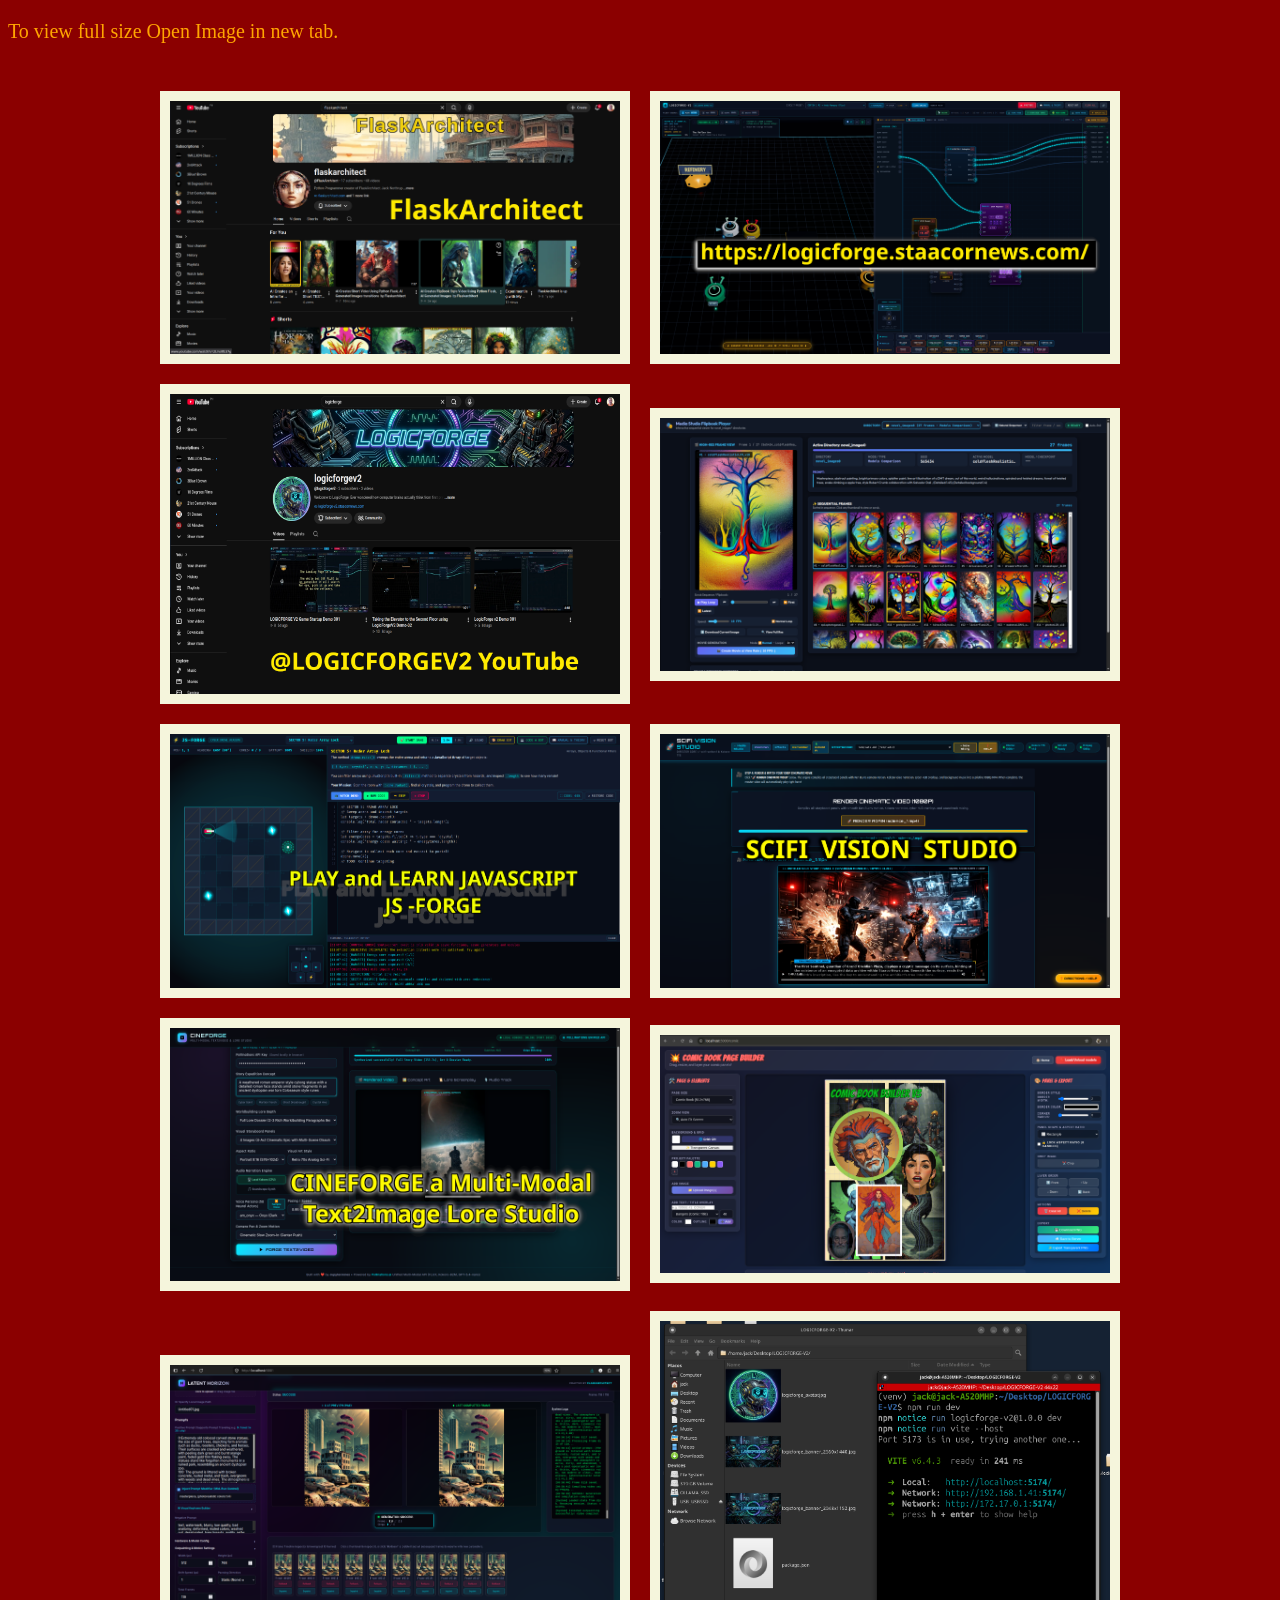
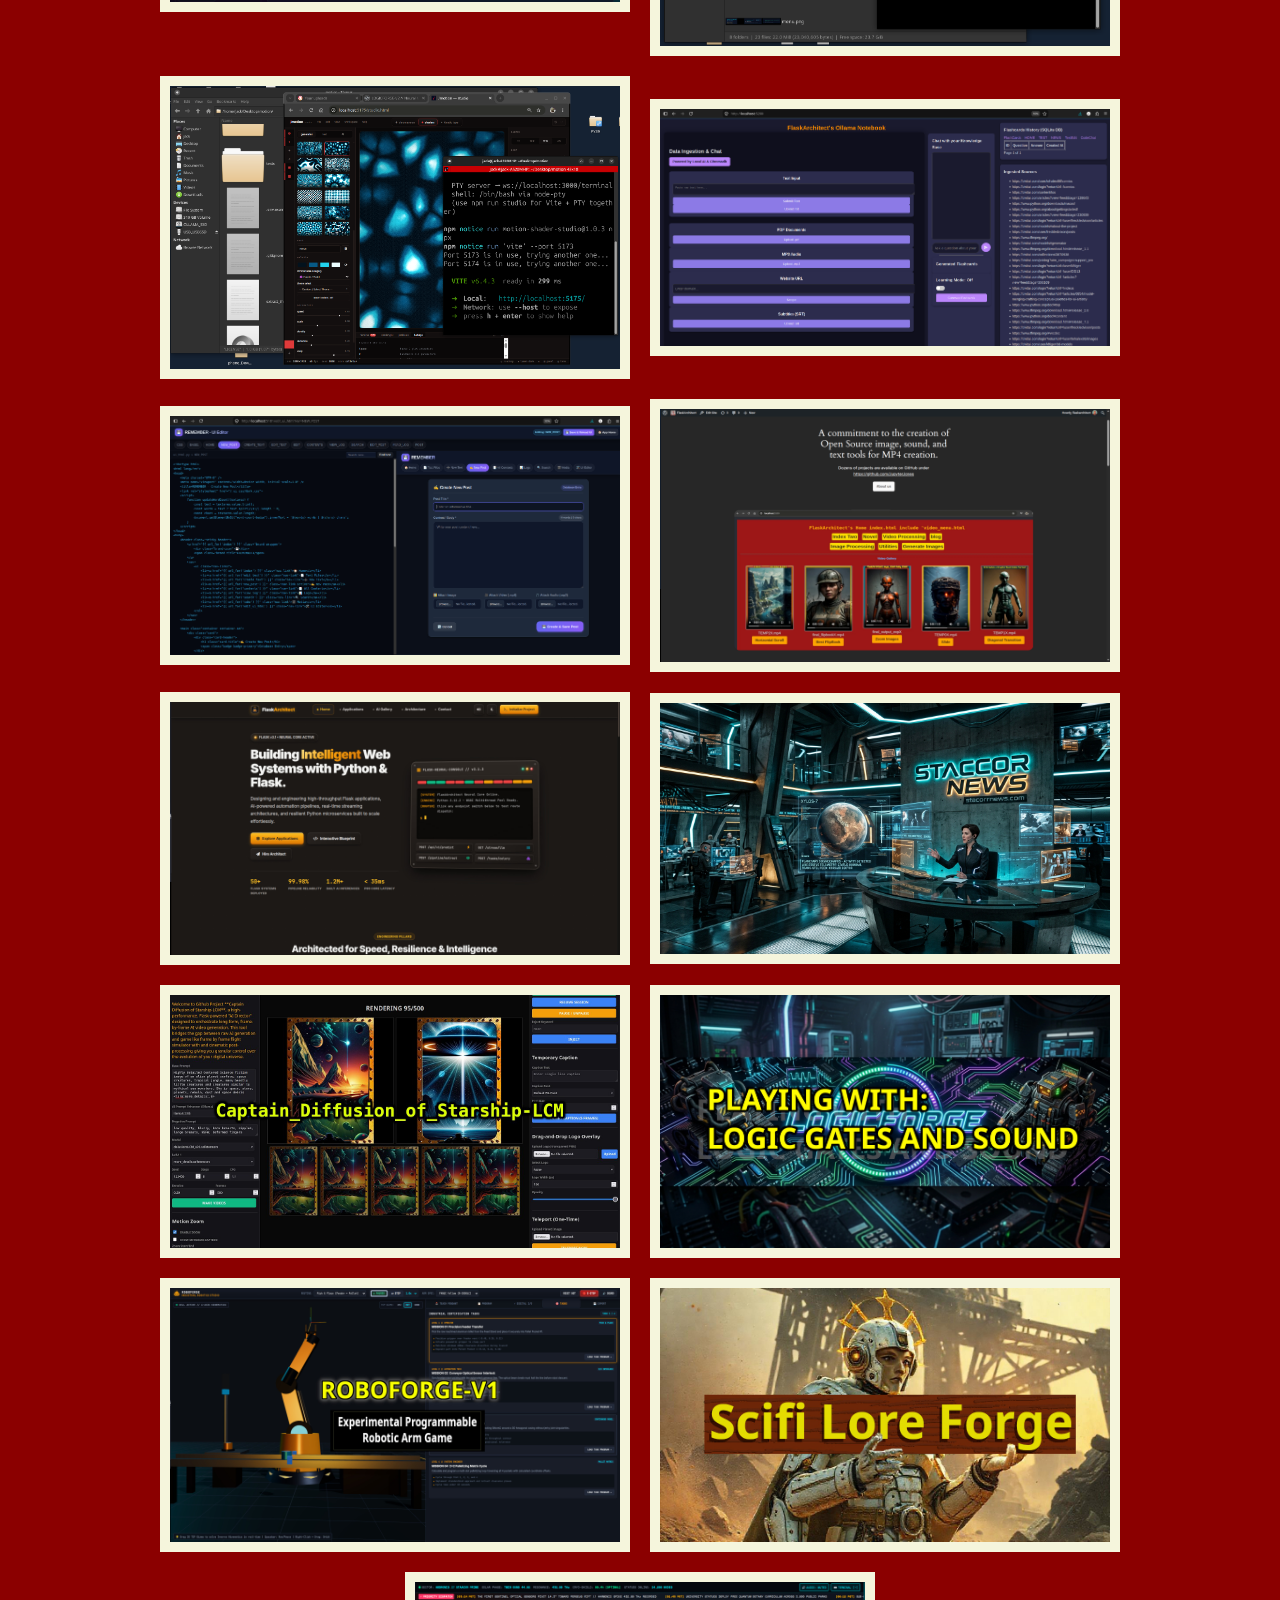
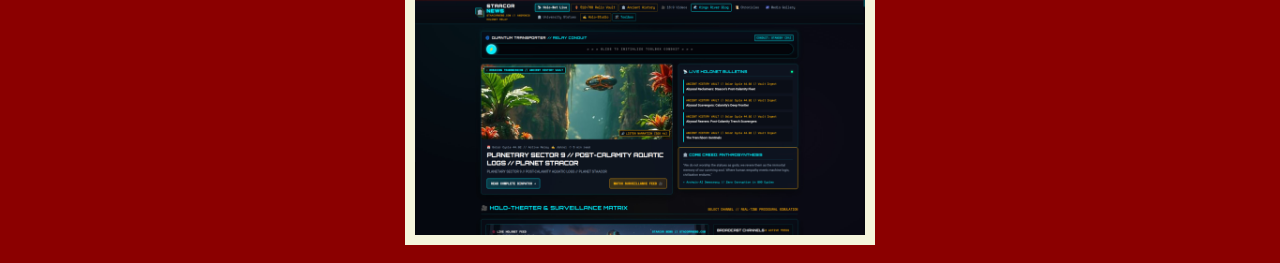
<file: gallery.html>
<!DOCTYPE html>
<html>
<head>
  <title>Image Gallery</title>
  <style>
    body {
      background: darkred;
    } 

    .gallery {
      display: flex;
      flex-wrap: wrap;
      justify-content: center;
      align-items: center;
    }

    .gallery img {
      width: 450px;
      border: 10px beige solid;
      height: auto;
      object-fit: cover;
      margin: 10px;
    }
    p {
      color: orange;
      font-size: 20px;
    }
  </style>
</head>
<body>
<p>To view full size Open Image in new tab.</p><br />
<div class="gallery">
    <img src="./FlaskArchitect_YouTube.png">
    <img src="./logicforge_staacornews_com.png">
    <img src="./logicforgev2_YouTube.png">
    <img src="./Media_Studio_Flipbook_Player_Online.png">
    <img src="./Play_and_Learn_JavaScript_JS-Forge.png">
    <img src="./SCIFI_VISION_STUDIO.png">
    <img src="./Screenshot_CineForge.png">
    <img src="./Screenshot_ComicBookBuilder.png">
    <img src="./Screenshot_LatentHorizon.png">
    <img src="./Screenshot_LogicForge-v2.png">
    <img src="./Screenshot_motion.png">
    <img src="./Screenshot_Ollama_Notebook.png">
    <img src="./Screenshot_remember.png">
    <img src="./wordpress_staacornews_com.png">
    <img src="./flaskarchitect_dot.com.jpg">
    <img src="./holonet-broadcast.jpg">
    <img src="./maxresdefault.jpg">
    <img src="./Playing_With_Logic_Gates_and_Sound.jpg">
    <img src="./ROBOFORGE-V1.jpg">
    <img src="./scifi_lore_forge.jpg">
    <img src="./staacornews_dot_com.jpg">
  </div>
</body>
</html>
</file>
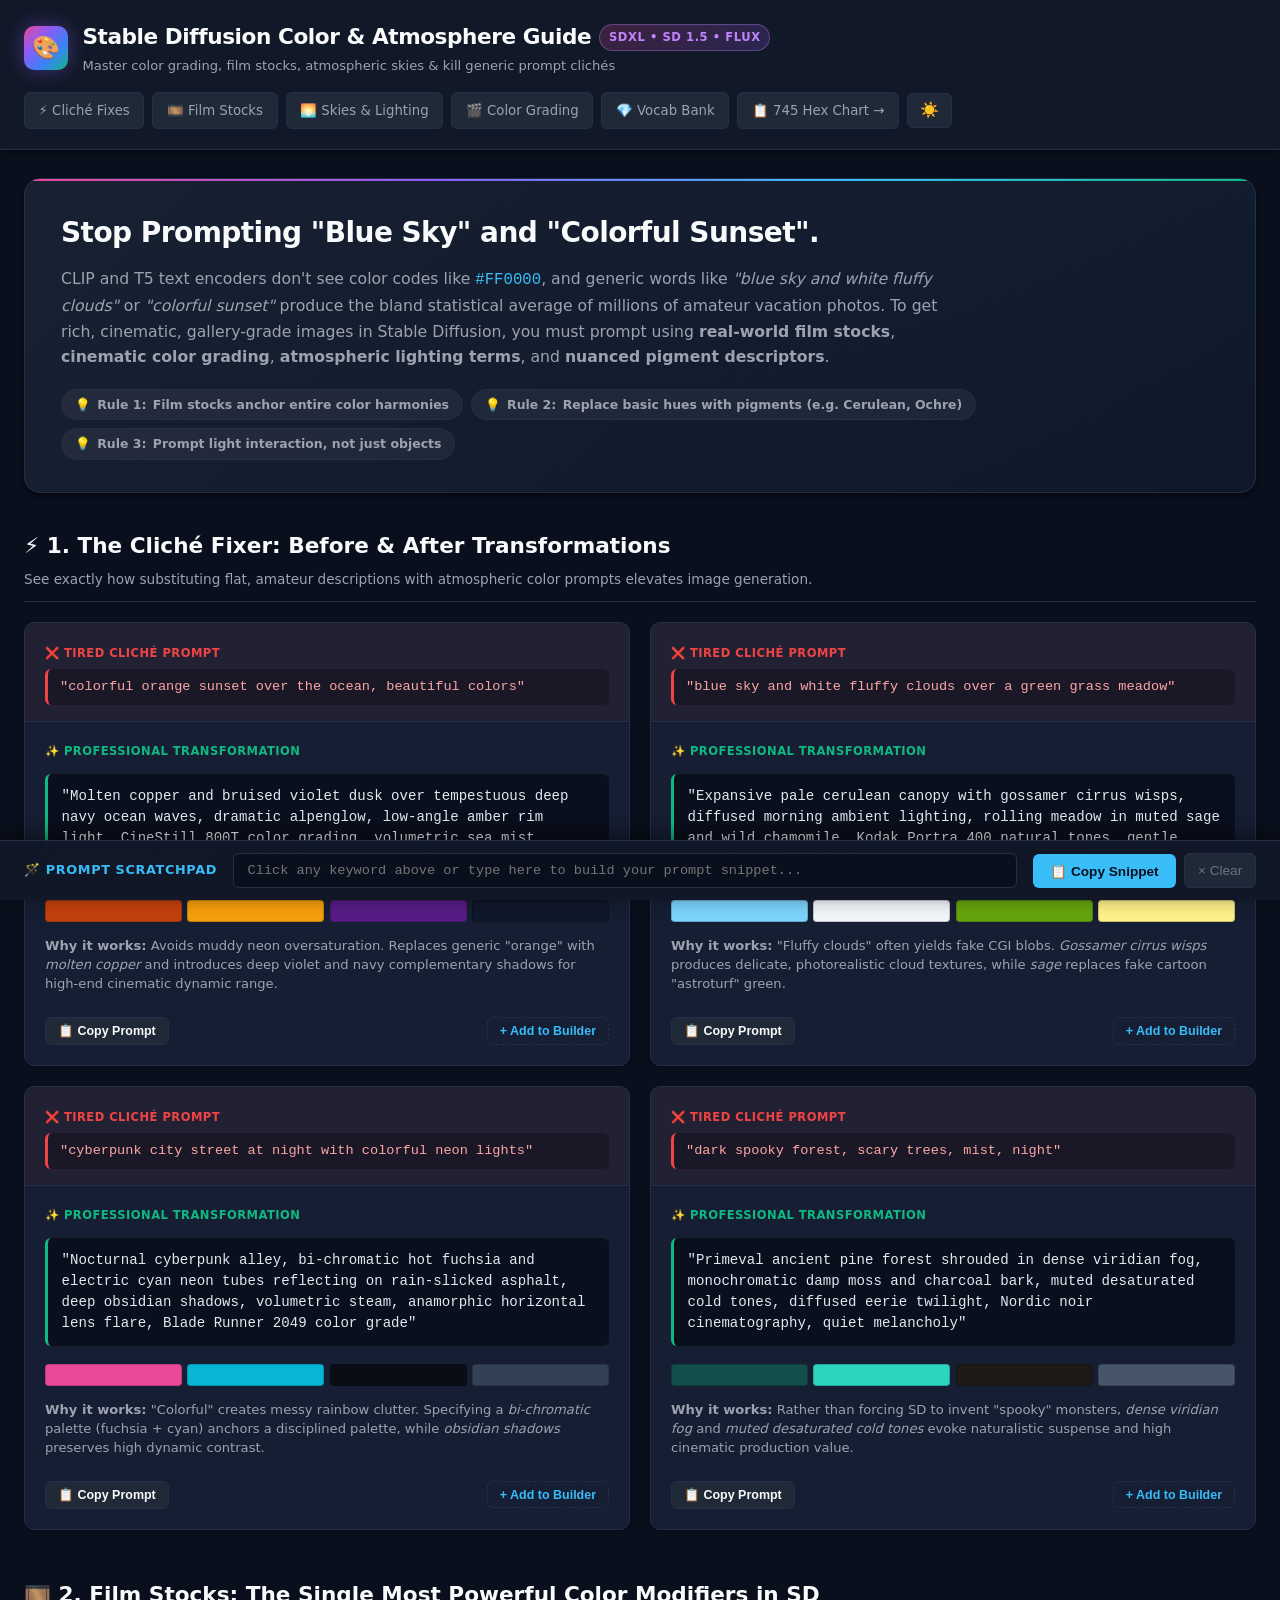
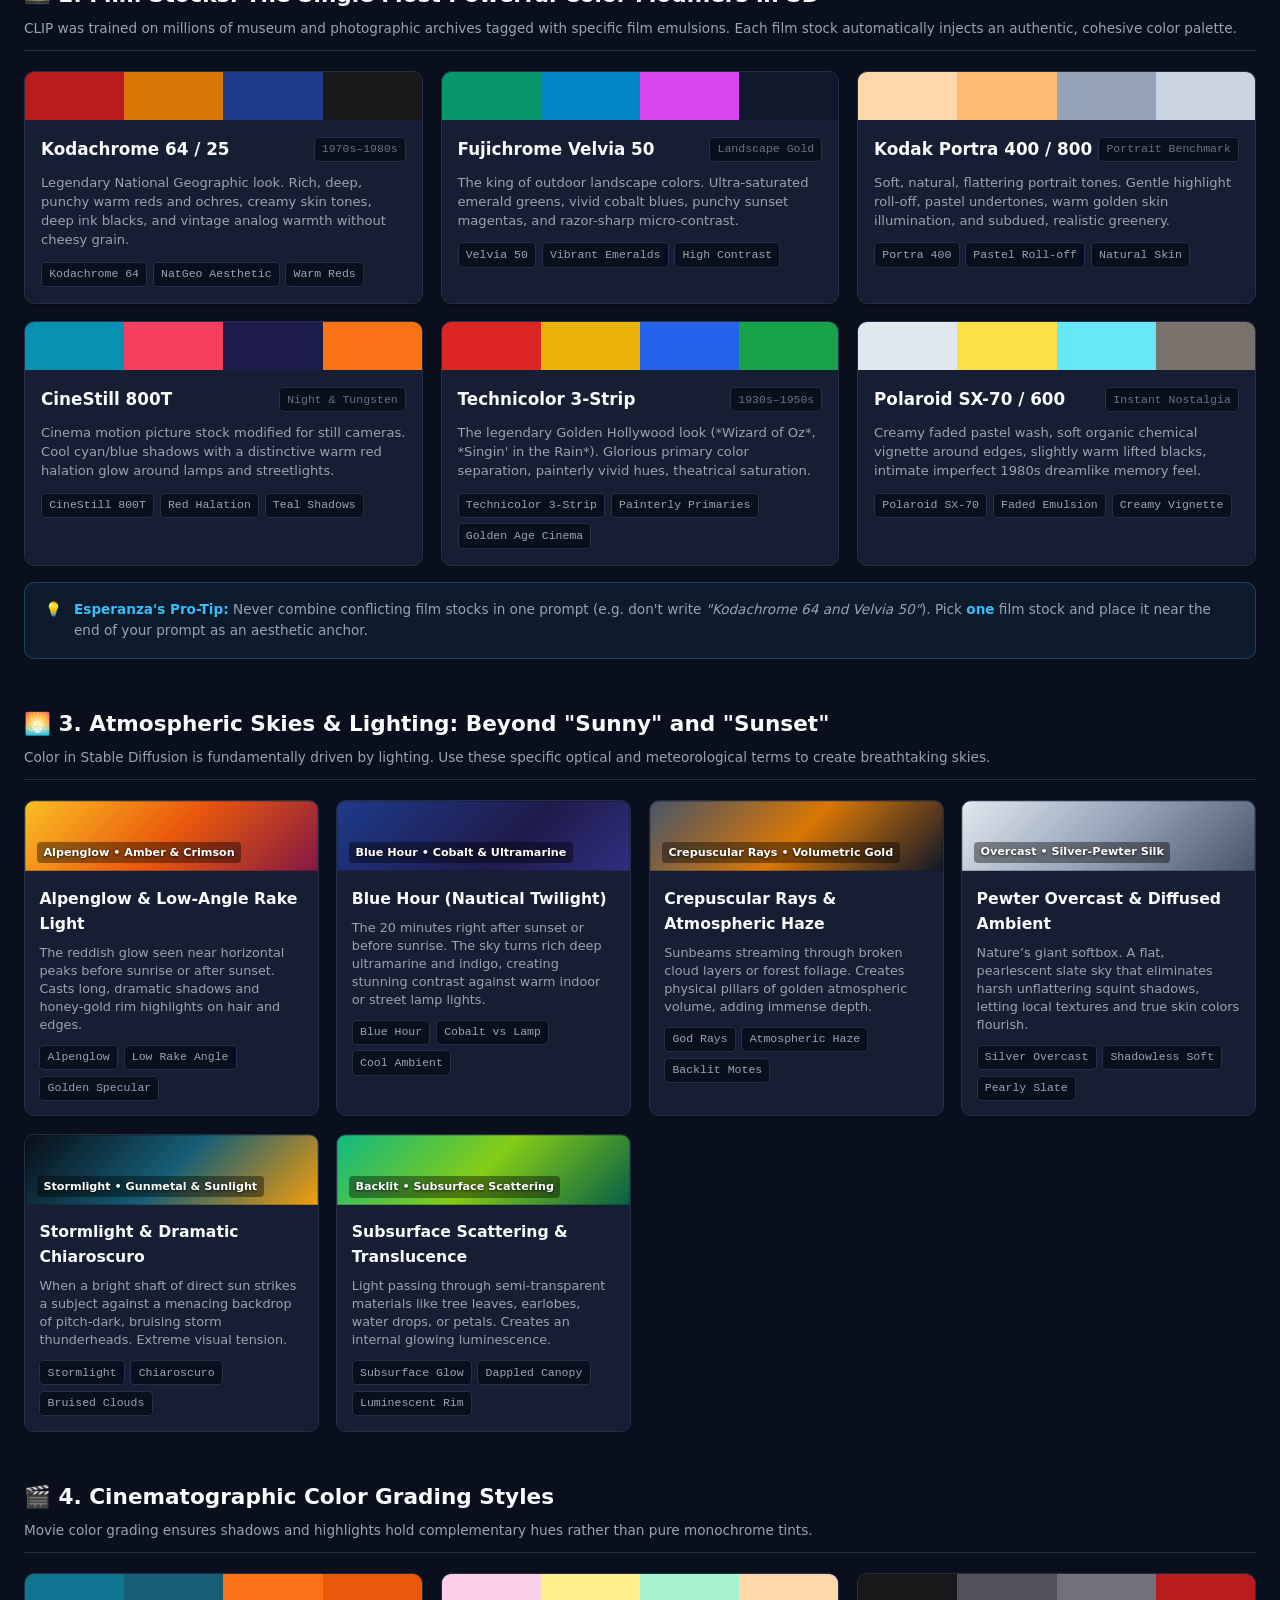
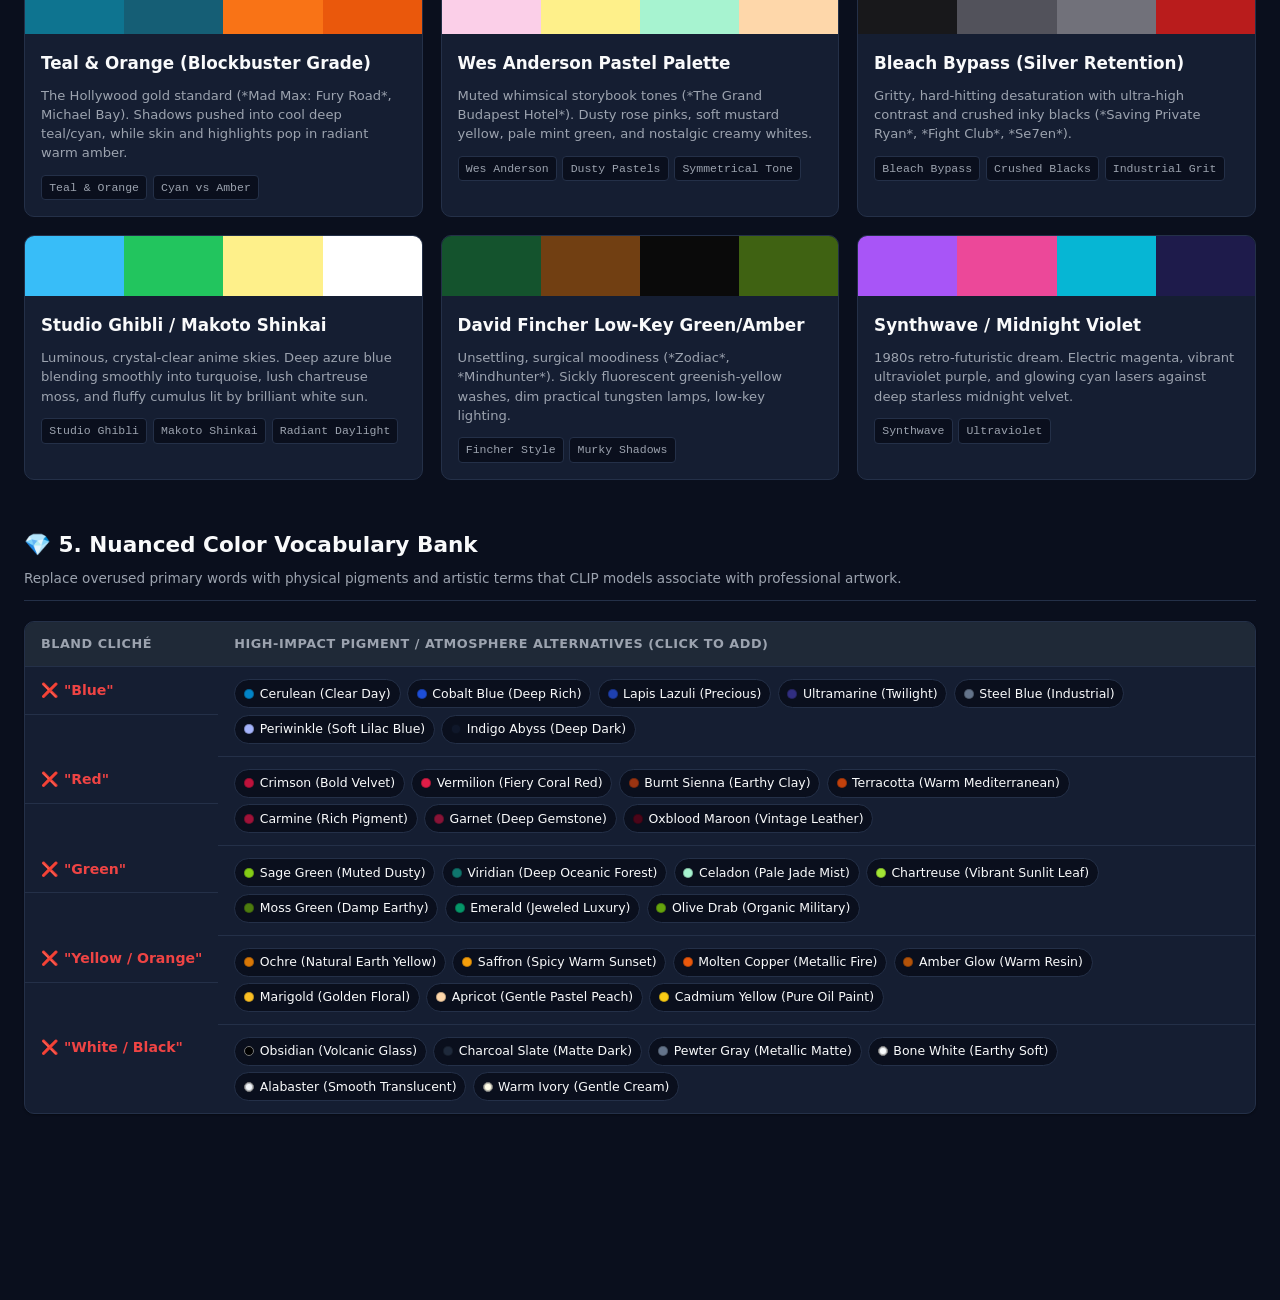
<file: Stable_diffusion_color_guide.html>
<!DOCTYPE html>
<html lang="en">
<head>
  <meta charset="UTF-8">
  <meta name="viewport" content="width=device-width, initial-scale=1.0">
  <title>Stable Diffusion Color &amp; Atmosphere Guide</title>
  <style>
    :root {
      --bg-primary: #0a0f1d;
      --bg-secondary: #111827;
      --bg-tertiary: #1f2937;
      --bg-card: #151e32;
      --text-primary: #f9fafb;
      --text-secondary: #9ca3af;
      --text-muted: #6b7280;
      --border-color: #243048;
      --accent: #38bdf8;
      --accent-hover: #0ea5e9;
      --accent-glow: rgba(56, 189, 248, 0.25);
      --accent-orange: #fb923c;
      --accent-emerald: #34d399;
      --accent-purple: #c084fc;
      --accent-rose: #fb7185;
      --shadow-sm: 0 1px 2px 0 rgba(0, 0, 0, 0.35);
      --shadow-md: 0 4px 6px -1px rgba(0, 0, 0, 0.4), 0 2px 4px -2px rgba(0, 0, 0, 0.3);
      --shadow-lg: 0 10px 25px -3px rgba(0, 0, 0, 0.6);
      --radius-sm: 6px;
      --radius-md: 10px;
      --radius-lg: 16px;
      --font-sans: system-ui, -apple-system, BlinkMacSystemFont, 'Segoe UI', Roboto, Helvetica, Arial, sans-serif;
      --font-mono: 'SFMono-Regular', Consolas, 'Liberation Mono', Menlo, Courier, monospace;
    }

    [data-theme="light"] {
      --bg-primary: #f8fafc;
      --bg-secondary: #ffffff;
      --bg-tertiary: #f1f5f9;
      --bg-card: #ffffff;
      --text-primary: #0f172a;
      --text-secondary: #475569;
      --text-muted: #94a3b8;
      --border-color: #e2e8f0;
      --accent: #0284c7;
      --accent-hover: #0369a1;
      --accent-glow: rgba(2, 132, 199, 0.15);
      --shadow-sm: 0 1px 2px 0 rgba(0, 0, 0, 0.05);
      --shadow-md: 0 4px 6px -1px rgba(0, 0, 0, 0.08);
      --shadow-lg: 0 10px 25px -3px rgba(0, 0, 0, 0.12);
    }

    * {
      box-sizing: border-box;
      margin: 0;
      padding: 0;
    }

    body {
      font-family: var(--font-sans);
      background-color: var(--bg-primary);
      color: var(--text-primary);
      line-height: 1.6;
      min-height: 100vh;
      display: flex;
      flex-direction: column;
      transition: background-color 0.2s ease, color 0.2s ease;
      padding-bottom: 90px; /* space for prompt builder footer */
    }

    /* Top Sticky Header */
    header {
      background: var(--bg-secondary);
      border-bottom: 1px solid var(--border-color);
      padding: 1.25rem 1.5rem;
      position: sticky;
      top: 0;
      z-index: 40;
      box-shadow: var(--shadow-md);
    }

    .header-inner {
      max-width: 1350px;
      margin: 0 auto;
      display: flex;
      flex-wrap: wrap;
      align-items: center;
      justify-content: space-between;
      gap: 1rem;
    }

    .brand {
      display: flex;
      align-items: center;
      gap: 0.9rem;
    }

    .brand-icon {
      width: 44px;
      height: 44px;
      border-radius: var(--radius-md);
      background: linear-gradient(135deg, #ec4899, #8b5cf6, #3b82f6, #10b981);
      box-shadow: 0 0 20px rgba(139, 92, 246, 0.4);
      display: flex;
      align-items: center;
      justify-content: center;
      color: white;
      font-size: 1.4rem;
      font-weight: 800;
      flex-shrink: 0;
    }

    .brand-title {
      font-size: 1.35rem;
      font-weight: 800;
      letter-spacing: -0.02em;
      color: var(--text-primary);
      display: flex;
      align-items: center;
      gap: 0.5rem;
    }

    .brand-badge {
      font-size: 0.72rem;
      background: linear-gradient(135deg, rgba(236,72,153,0.2), rgba(139,92,246,0.2));
      color: #c084fc;
      border: 1px solid rgba(192,132,252,0.35);
      padding: 0.2rem 0.55rem;
      border-radius: 9999px;
      font-weight: 700;
      text-transform: uppercase;
      letter-spacing: 0.05em;
    }

    .brand-sub {
      font-size: 0.82rem;
      color: var(--text-secondary);
    }

    .nav-links {
      display: flex;
      align-items: center;
      gap: 0.5rem;
      flex-wrap: wrap;
    }

    .nav-btn {
      padding: 0.45rem 0.85rem;
      border-radius: var(--radius-sm);
      font-size: 0.83rem;
      font-weight: 500;
      color: var(--text-secondary);
      text-decoration: none;
      background: var(--bg-tertiary);
      border: 1px solid var(--border-color);
      transition: all 0.15s ease;
      cursor: pointer;
      display: inline-flex;
      align-items: center;
      gap: 0.35rem;
    }

    .nav-btn:hover {
      color: var(--text-primary);
      background: var(--border-color);
      border-color: var(--text-muted);
    }

    .theme-btn {
      padding: 0.45rem 0.75rem;
      border-radius: var(--radius-sm);
      background: var(--bg-tertiary);
      border: 1px solid var(--border-color);
      color: var(--text-primary);
      cursor: pointer;
      font-size: 0.95rem;
    }

    /* Container */
    .container {
      max-width: 1350px;
      margin: 0 auto;
      padding: 1.75rem 1.5rem 3rem;
      width: 100%;
      flex: 1;
    }

    /* Hero Banner */
    .hero-banner {
      background: linear-gradient(135deg, rgba(30, 41, 59, 0.7), rgba(15, 23, 42, 0.9)), radial-gradient(circle at top right, rgba(56, 189, 248, 0.15), transparent 60%);
      border: 1px solid var(--border-color);
      border-radius: var(--radius-lg);
      padding: 2rem 2.25rem;
      margin-bottom: 2.25rem;
      box-shadow: var(--shadow-md);
      position: relative;
      overflow: hidden;
    }

    .hero-banner::after {
      content: '';
      position: absolute;
      top: 0;
      left: 0;
      right: 0;
      height: 2px;
      background: linear-gradient(90deg, #ec4899, #8b5cf6, #38bdf8, #10b981);
    }

    .hero-headline {
      font-size: 1.75rem;
      font-weight: 800;
      letter-spacing: -0.02em;
      margin-bottom: 0.65rem;
      color: var(--text-primary);
    }

    .hero-desc {
      font-size: 0.98rem;
      color: var(--text-secondary);
      max-width: 900px;
      line-height: 1.6;
      margin-bottom: 1.25rem;
    }

    .hero-tags {
      display: flex;
      flex-wrap: wrap;
      gap: 0.5rem;
    }

    .hero-tag {
      background: rgba(255, 255, 255, 0.05);
      border: 1px solid var(--border-color);
      border-radius: 9999px;
      padding: 0.3rem 0.8rem;
      font-size: 0.78rem;
      font-weight: 600;
      color: var(--text-secondary);
      display: inline-flex;
      align-items: center;
      gap: 0.4rem;
    }

    /* Section Styling */
    .section-block {
      margin-bottom: 3rem;
    }

    .section-header {
      display: flex;
      align-items: center;
      justify-content: space-between;
      margin-bottom: 1.25rem;
      padding-bottom: 0.65rem;
      border-bottom: 1px solid var(--border-color);
      flex-wrap: wrap;
      gap: 0.75rem;
    }

    .section-title {
      font-size: 1.35rem;
      font-weight: 700;
      display: flex;
      align-items: center;
      gap: 0.6rem;
      color: var(--text-primary);
    }

    .section-desc {
      font-size: 0.85rem;
      color: var(--text-secondary);
      width: 100%;
      margin-top: -0.4rem;
    }

    /* Comparison Cards (Before vs After) */
    .comparison-grid {
      display: grid;
      grid-template-columns: repeat(auto-fit, minmax(420px, 1fr));
      gap: 1.25rem;
    }

    .comparison-card {
      background: var(--bg-card);
      border: 1px solid var(--border-color);
      border-radius: var(--radius-md);
      overflow: hidden;
      box-shadow: var(--shadow-sm);
      display: flex;
      flex-direction: column;
    }

    .comparison-card-top {
      padding: 1rem 1.25rem;
      background: rgba(239, 68, 68, 0.06);
      border-bottom: 1px solid var(--border-color);
    }

    .cliche-badge {
      display: inline-flex;
      align-items: center;
      gap: 0.35rem;
      font-size: 0.72rem;
      font-weight: 700;
      color: #ef4444;
      text-transform: uppercase;
      letter-spacing: 0.04em;
      margin-bottom: 0.4rem;
    }

    .cliche-prompt {
      font-family: var(--font-mono);
      font-size: 0.85rem;
      color: #fca5a5;
      background: rgba(0, 0, 0, 0.25);
      padding: 0.45rem 0.75rem;
      border-radius: var(--radius-sm);
      border-left: 3px solid #ef4444;
    }

    .comparison-card-bottom {
      padding: 1.25rem;
      flex: 1;
      display: flex;
      flex-direction: column;
      gap: 0.85rem;
    }

    .pro-badge {
      display: inline-flex;
      align-items: center;
      gap: 0.35rem;
      font-size: 0.72rem;
      font-weight: 700;
      color: #10b981;
      text-transform: uppercase;
      letter-spacing: 0.04em;
    }

    .pro-prompt {
      font-family: var(--font-mono);
      font-size: 0.88rem;
      color: #e2e8f0;
      background: var(--bg-primary);
      padding: 0.75rem 0.85rem;
      border-radius: var(--radius-sm);
      border-left: 3px solid #10b981;
      line-height: 1.5;
      position: relative;
    }

    .palette-swatches-strip {
      display: flex;
      gap: 0.35rem;
      align-items: center;
      margin-top: 0.25rem;
    }

    .mini-swatch {
      height: 22px;
      flex: 1;
      border-radius: 4px;
      box-shadow: inset 0 0 0 1px rgba(0, 0, 0, 0.2);
      position: relative;
      cursor: pointer;
      transition: transform 0.15s ease;
    }

    .mini-swatch:hover {
      transform: scaleY(1.2);
    }

    .why-it-works {
      font-size: 0.82rem;
      color: var(--text-secondary);
      line-height: 1.45;
    }

    .card-actions {
      display: flex;
      align-items: center;
      justify-content: space-between;
      margin-top: auto;
      padding-top: 0.65rem;
    }

    .btn-copy-prompt {
      background: var(--bg-tertiary);
      border: 1px solid var(--border-color);
      color: var(--text-primary);
      padding: 0.35rem 0.75rem;
      border-radius: var(--radius-sm);
      font-size: 0.78rem;
      font-weight: 600;
      cursor: pointer;
      display: inline-flex;
      align-items: center;
      gap: 0.35rem;
      transition: all 0.15s ease;
    }

    .btn-copy-prompt:hover {
      background: var(--accent);
      color: #0a0f1d;
      border-color: var(--accent);
    }

    .btn-add-builder {
      background: transparent;
      border: 1px dashed var(--border-color);
      color: var(--accent);
      padding: 0.35rem 0.75rem;
      border-radius: var(--radius-sm);
      font-size: 0.78rem;
      font-weight: 600;
      cursor: pointer;
      display: inline-flex;
      align-items: center;
      gap: 0.35rem;
      transition: all 0.15s ease;
    }

    .btn-add-builder:hover {
      background: rgba(56, 189, 248, 0.1);
      border-color: var(--accent);
    }

    /* Film Stock Cards Grid */
    .film-grid {
      display: grid;
      grid-template-columns: repeat(auto-fill, minmax(310px, 1fr));
      gap: 1.1rem;
    }

    .film-card {
      background: var(--bg-card);
      border: 1px solid var(--border-color);
      border-radius: var(--radius-md);
      overflow: hidden;
      box-shadow: var(--shadow-sm);
      display: flex;
      flex-direction: column;
      transition: transform 0.15s ease, box-shadow 0.15s ease, border-color 0.15s ease;
    }

    .film-card:hover {
      transform: translateY(-3px);
      box-shadow: var(--shadow-lg);
      border-color: var(--accent);
    }

    .film-swatch-bar {
      height: 48px;
      width: 100%;
      display: flex;
    }

    .film-bar-color {
      flex: 1;
      height: 100%;
    }

    .film-body {
      padding: 1rem;
      display: flex;
      flex-direction: column;
      gap: 0.6rem;
      flex: 1;
    }

    .film-name-row {
      display: flex;
      justify-content: space-between;
      align-items: center;
    }

    .film-name {
      font-size: 1.05rem;
      font-weight: 700;
      color: var(--text-primary);
    }

    .film-year {
      font-size: 0.72rem;
      background: var(--bg-primary);
      padding: 0.15rem 0.45rem;
      border-radius: 4px;
      color: var(--text-muted);
      border: 1px solid var(--border-color);
      font-family: var(--font-mono);
    }

    .film-desc {
      font-size: 0.82rem;
      color: var(--text-secondary);
      line-height: 1.45;
    }

    .film-keywords {
      display: flex;
      flex-wrap: wrap;
      gap: 0.35rem;
      margin-top: 0.2rem;
    }

    .kw-tag {
      font-size: 0.72rem;
      background: var(--bg-primary);
      border: 1px solid var(--border-color);
      padding: 0.15rem 0.45rem;
      border-radius: 4px;
      color: var(--text-secondary);
      cursor: pointer;
      transition: all 0.12s ease;
      font-family: var(--font-mono);
    }

    .kw-tag:hover {
      border-color: var(--accent);
      color: var(--accent);
      background: rgba(56, 189, 248, 0.08);
    }

    /* Lighting & Atmospheric Skies Grid */
    .lighting-grid {
      display: grid;
      grid-template-columns: repeat(auto-fill, minmax(290px, 1fr));
      gap: 1.1rem;
    }

    .lighting-card {
      background: var(--bg-card);
      border: 1px solid var(--border-color);
      border-radius: var(--radius-md);
      overflow: hidden;
      display: flex;
      flex-direction: column;
      transition: transform 0.15s ease, border-color 0.15s ease;
    }

    .lighting-card:hover {
      transform: translateY(-2px);
      border-color: var(--accent);
    }

    .lighting-preview-gradient {
      height: 70px;
      width: 100%;
      position: relative;
      display: flex;
      align-items: flex-end;
      padding: 0.5rem 0.75rem;
      box-shadow: inset 0 0 0 1px rgba(0, 0, 0, 0.2);
    }

    .lighting-preview-label {
      font-size: 0.7rem;
      font-weight: 700;
      color: white;
      text-shadow: 0 1px 3px rgba(0, 0, 0, 0.8);
      background: rgba(0, 0, 0, 0.4);
      padding: 0.1rem 0.4rem;
      border-radius: 4px;
      backdrop-filter: blur(4px);
    }

    .lighting-card-body {
      padding: 0.9rem;
      display: flex;
      flex-direction: column;
      gap: 0.5rem;
      flex: 1;
    }

    .lighting-title {
      font-size: 0.98rem;
      font-weight: 700;
      color: var(--text-primary);
    }

    .lighting-desc {
      font-size: 0.8rem;
      color: var(--text-secondary);
      line-height: 1.4;
    }

    /* Cinematography Color Grades */
    .cinema-grid {
      display: grid;
      grid-template-columns: repeat(auto-fill, minmax(310px, 1fr));
      gap: 1.1rem;
    }

    .cinema-card {
      background: var(--bg-card);
      border: 1px solid var(--border-color);
      border-radius: var(--radius-md);
      overflow: hidden;
      display: flex;
      flex-direction: column;
    }

    .cinema-banner {
      height: 60px;
      display: flex;
    }

    .cinema-color-strip {
      flex: 1;
      height: 100%;
    }

    .cinema-body {
      padding: 1rem;
      display: flex;
      flex-direction: column;
      gap: 0.6rem;
      flex: 1;
    }

    .cinema-title {
      font-size: 1.05rem;
      font-weight: 700;
      color: var(--text-primary);
    }

    .cinema-desc {
      font-size: 0.82rem;
      color: var(--text-secondary);
      line-height: 1.45;
    }

    /* Nuanced Vocabulary Bank */
    .vocab-table-container {
      background: var(--bg-card);
      border: 1px solid var(--border-color);
      border-radius: var(--radius-md);
      overflow-x: auto;
      box-shadow: var(--shadow-sm);
    }

    .vocab-table {
      width: 100%;
      border-collapse: collapse;
      font-size: 0.88rem;
      text-align: left;
    }

    .vocab-table th {
      background: var(--bg-tertiary);
      color: var(--text-secondary);
      padding: 0.75rem 1rem;
      font-weight: 600;
      border-bottom: 1px solid var(--border-color);
      font-size: 0.8rem;
      text-transform: uppercase;
      letter-spacing: 0.04em;
    }

    .vocab-table td {
      padding: 0.75rem 1rem;
      border-bottom: 1px solid var(--border-color);
      vertical-align: middle;
    }

    .vocab-table tr:last-child td {
      border-bottom: none;
    }

    .vocab-cliche-cell {
      font-weight: 700;
      color: #ef4444;
      display: flex;
      align-items: center;
      gap: 0.4rem;
      white-space: nowrap;
    }

    .vocab-tokens-wrap {
      display: flex;
      flex-wrap: wrap;
      gap: 0.4rem;
    }

    .vocab-pill {
      display: inline-flex;
      align-items: center;
      gap: 0.35rem;
      background: var(--bg-primary);
      border: 1px solid var(--border-color);
      padding: 0.22rem 0.55rem;
      border-radius: 9999px;
      font-size: 0.78rem;
      color: var(--text-primary);
      cursor: pointer;
      transition: all 0.15s ease;
    }

    .vocab-pill:hover {
      border-color: var(--accent);
      background: rgba(56, 189, 248, 0.1);
      color: var(--accent);
      transform: translateY(-1px);
    }

    .vocab-dot {
      width: 10px;
      height: 10px;
      border-radius: 50%;
      box-shadow: inset 0 0 0 1px rgba(0, 0, 0, 0.25);
    }

    /* Floating / Sticky Prompt Builder Bar at Bottom */
    .prompt-builder-bar {
      position: fixed;
      bottom: 0;
      left: 0;
      right: 0;
      background: rgba(17, 24, 39, 0.95);
      backdrop-filter: blur(12px);
      border-top: 1px solid var(--border-color);
      padding: 0.75rem 1.5rem;
      z-index: 50;
      box-shadow: 0 -4px 20px rgba(0, 0, 0, 0.5);
    }

    .builder-inner {
      max-width: 1350px;
      margin: 0 auto;
      display: flex;
      align-items: center;
      gap: 1rem;
      flex-wrap: wrap;
    }

    .builder-label {
      font-size: 0.8rem;
      font-weight: 700;
      text-transform: uppercase;
      letter-spacing: 0.05em;
      color: var(--accent);
      display: flex;
      align-items: center;
      gap: 0.4rem;
      white-space: nowrap;
    }

    .builder-input-wrap {
      flex: 1 1 380px;
      position: relative;
    }

    .builder-input {
      width: 100%;
      padding: 0.55rem 0.85rem;
      border-radius: var(--radius-sm);
      border: 1px solid var(--border-color);
      background: var(--bg-primary);
      color: var(--text-primary);
      font-family: var(--font-mono);
      font-size: 0.85rem;
      outline: none;
      transition: border-color 0.2s, box-shadow 0.2s;
    }

    .builder-input:focus {
      border-color: var(--accent);
      box-shadow: 0 0 0 3px var(--accent-glow);
    }

    .builder-actions {
      display: flex;
      align-items: center;
      gap: 0.5rem;
    }

    .btn-builder-copy {
      background: var(--accent);
      color: #0a0f1d;
      border: none;
      padding: 0.55rem 1.1rem;
      border-radius: var(--radius-sm);
      font-size: 0.85rem;
      font-weight: 700;
      cursor: pointer;
      display: inline-flex;
      align-items: center;
      gap: 0.4rem;
      transition: all 0.15s ease;
    }

    .btn-builder-copy:hover {
      background: var(--accent-hover);
      box-shadow: 0 0 15px var(--accent-glow);
    }

    .btn-builder-clear {
      background: var(--bg-tertiary);
      color: var(--text-muted);
      border: 1px solid var(--border-color);
      padding: 0.55rem 0.8rem;
      border-radius: var(--radius-sm);
      font-size: 0.85rem;
      cursor: pointer;
      transition: all 0.15s ease;
    }

    .btn-builder-clear:hover {
      color: var(--text-primary);
      background: var(--border-color);
    }

    /* Toast Notification */
    .toast {
      position: fixed;
      bottom: 5.5rem;
      left: 50%;
      transform: translateX(-50%) translateY(100px);
      background: #1e293b;
      color: #f8fafc;
      border: 1px solid var(--accent);
      box-shadow: 0 10px 30px rgba(0, 0, 0, 0.6);
      padding: 0.65rem 1.25rem;
      border-radius: 9999px;
      font-size: 0.88rem;
      font-weight: 500;
      display: flex;
      align-items: center;
      gap: 0.5rem;
      z-index: 100;
      opacity: 0;
      transition: all 0.25s cubic-bezier(0.16, 1, 0.3, 1);
      pointer-events: none;
    }

    .toast.show {
      transform: translateX(-50%) translateY(0);
      opacity: 1;
    }

    .toast-icon {
      color: var(--accent);
    }

    /* Pro-Tip Box */
    .pro-tip {
      background: rgba(56, 189, 248, 0.07);
      border: 1px solid rgba(56, 189, 248, 0.25);
      border-radius: var(--radius-md);
      padding: 1rem 1.25rem;
      margin-top: 1rem;
      font-size: 0.85rem;
      color: var(--text-secondary);
      display: flex;
      gap: 0.75rem;
      align-items: flex-start;
    }

    .pro-tip strong {
      color: var(--accent);
    }

    /* Footer */
    footer {
      background: var(--bg-secondary);
      border-top: 1px solid var(--border-color);
      padding: 1.5rem;
      text-align: center;
      font-size: 0.82rem;
      color: var(--text-muted);
    }

    @media (max-width: 768px) {
      .comparison-grid {
        grid-template-columns: 1fr;
      }
      .builder-inner {
        flex-direction: column;
        align-items: stretch;
      }
      .builder-actions {
        justify-content: flex-end;
      }
    }
  </style>
</head>
<body data-theme="dark">

  <!-- Header -->
  <header>
    <div class="header-inner">
      <div class="brand">
        <div class="brand-icon">🎨</div>
        <div>
          <div class="brand-title">
            Stable Diffusion Color &amp; Atmosphere Guide
            <span class="brand-badge">SDXL &bull; SD 1.5 &bull; Flux</span>
          </div>
          <div class="brand-sub">Master color grading, film stocks, atmospheric skies &amp; kill generic prompt clichés</div>
        </div>
      </div>

      <div class="nav-links">
        <a href="#cliches" class="nav-btn">⚡ Cliché Fixes</a>
        <a href="#film-stocks" class="nav-btn">🎞️ Film Stocks</a>
        <a href="#lighting" class="nav-btn">🌅 Skies &amp; Lighting</a>
        <a href="#cinematography" class="nav-btn">🎬 Color Grading</a>
        <a href="#vocabulary" class="nav-btn">💎 Vocab Bank</a>
        <a href="colors.html" class="nav-btn" target="_blank" title="View Full 745 HTML Color Palette">📋 745 Hex Chart &rarr;</a>
        <button class="theme-btn" id="themeBtn" title="Toggle Theme">☀️</button>
      </div>
    </div>
  </header>

  <div class="container">

    <!-- Hero Banner -->
    <div class="hero-banner">
      <h1 class="hero-headline">Stop Prompting "Blue Sky" and "Colorful Sunset".</h1>
      <p class="hero-desc">
        CLIP and T5 text encoders don't see color codes like <code style="font-family:var(--font-mono); color:var(--accent);">#FF0000</code>, and generic words like <em>"blue sky and white fluffy clouds"</em> or <em>"colorful sunset"</em> produce the bland statistical average of millions of amateur vacation photos.
        To get rich, cinematic, gallery-grade images in Stable Diffusion, you must prompt using <strong>real-world film stocks</strong>, <strong>cinematic color grading</strong>, <strong>atmospheric lighting terms</strong>, and <strong>nuanced pigment descriptors</strong>.
      </p>
      <div class="hero-tags">
        <span class="hero-tag">💡 <strong>Rule 1:</strong> Film stocks anchor entire color harmonies</span>
        <span class="hero-tag">💡 <strong>Rule 2:</strong> Replace basic hues with pigments (e.g. Cerulean, Ochre)</span>
        <span class="hero-tag">💡 <strong>Rule 3:</strong> Prompt light interaction, not just objects</span>
      </div>
    </div>

    <!-- Section 1: The Cliché Fixer -->
    <section class="section-block" id="cliches">
      <div class="section-header">
        <h2 class="section-title">⚡ 1. The Cliché Fixer: Before &amp; After Transformations</h2>
        <div class="section-desc">See exactly how substituting flat, amateur descriptions with atmospheric color prompts elevates image generation.</div>
      </div>

      <div class="comparison-grid">

        <!-- Card 1: Sunset -->
        <div class="comparison-card">
          <div class="comparison-card-top">
            <span class="cliche-badge">❌ Tired Cliché Prompt</span>
            <div class="cliche-prompt">"colorful orange sunset over the ocean, beautiful colors"</div>
          </div>
          <div class="comparison-card-bottom">
            <span class="pro-badge">✨ Professional Transformation</span>
            <div class="pro-prompt">
              "Molten copper and bruised violet dusk over tempestuous deep navy ocean waves, dramatic alpenglow, low-angle amber rim light, CineStill 800T color grading, volumetric sea mist, atmospheric depth"
            </div>
            <div class="palette-swatches-strip" title="Palette: Molten Copper, Saffron, Bruised Violet, Deep Navy">
              <div class="mini-swatch" style="background:#c2410c;" title="#c2410c Molten Copper"></div>
              <div class="mini-swatch" style="background:#f59e0b;" title="#f59e0b Saffron Glow"></div>
              <div class="mini-swatch" style="background:#581c87;" title="#581c87 Bruised Violet"></div>
              <div class="mini-swatch" style="background:#0f172a;" title="#0f172a Deep Navy Abyss"></div>
            </div>
            <p class="why-it-works">
              <strong>Why it works:</strong> Avoids muddy neon oversaturation. Replaces generic "orange" with <em>molten copper</em> and introduces deep violet and navy complementary shadows for high-end cinematic dynamic range.
            </p>
            <div class="card-actions">
              <button class="btn-copy-prompt" data-copy="Molten copper and bruised violet dusk over tempestuous deep navy ocean waves, dramatic alpenglow, low-angle amber rim light, CineStill 800T color grading, volumetric sea mist, atmospheric depth">
                📋 Copy Prompt
              </button>
              <button class="btn-add-builder" data-append="molten copper and bruised violet dusk, dramatic alpenglow, CineStill 800T color grading">
                + Add to Builder
              </button>
            </div>
          </div>
        </div>

        <!-- Card 2: Blue Sky & Meadow -->
        <div class="comparison-card">
          <div class="comparison-card-top">
            <span class="cliche-badge">❌ Tired Cliché Prompt</span>
            <div class="cliche-prompt">"blue sky and white fluffy clouds over a green grass meadow"</div>
          </div>
          <div class="comparison-card-bottom">
            <span class="pro-badge">✨ Professional Transformation</span>
            <div class="pro-prompt">
              "Expansive pale cerulean canopy with gossamer cirrus wisps, diffused morning ambient lighting, rolling meadow in muted sage and wild chamomile, Kodak Portra 400 natural tones, gentle specular highlights"
            </div>
            <div class="palette-swatches-strip" title="Palette: Pale Cerulean, Gossamer White, Muted Sage, Chamomile Gold">
              <div class="mini-swatch" style="background:#7dd3fc;" title="#7dd3fc Pale Cerulean"></div>
              <div class="mini-swatch" style="background:#f1f5f9;" title="#f1f5f9 Gossamer White"></div>
              <div class="mini-swatch" style="background:#65a30d;" title="#65a30d Muted Sage"></div>
              <div class="mini-swatch" style="background:#fef08a;" title="#fef08a Chamomile Gold"></div>
            </div>
            <p class="why-it-works">
              <strong>Why it works:</strong> "Fluffy clouds" often yields fake CGI blobs. <em>Gossamer cirrus wisps</em> produces delicate, photorealistic cloud textures, while <em>sage</em> replaces fake cartoon "astroturf" green.
            </p>
            <div class="card-actions">
              <button class="btn-copy-prompt" data-copy="Expansive pale cerulean canopy with gossamer cirrus wisps, diffused morning ambient lighting, rolling meadow in muted sage and wild chamomile, Kodak Portra 400 natural tones, gentle specular highlights">
                📋 Copy Prompt
              </button>
              <button class="btn-add-builder" data-append="pale cerulean canopy, gossamer cirrus wisps, muted sage, Kodak Portra 400 natural tones">
                + Add to Builder
              </button>
            </div>
          </div>
        </div>

        <!-- Card 3: Cyberpunk Neon -->
        <div class="comparison-card">
          <div class="comparison-card-top">
            <span class="cliche-badge">❌ Tired Cliché Prompt</span>
            <div class="cliche-prompt">"cyberpunk city street at night with colorful neon lights"</div>
          </div>
          <div class="comparison-card-bottom">
            <span class="pro-badge">✨ Professional Transformation</span>
            <div class="pro-prompt">
              "Nocturnal cyberpunk alley, bi-chromatic hot fuchsia and electric cyan neon tubes reflecting on rain-slicked asphalt, deep obsidian shadows, volumetric steam, anamorphic horizontal lens flare, Blade Runner 2049 color grade"
            </div>
            <div class="palette-swatches-strip">
              <div class="mini-swatch" style="background:#ec4899;" title="#ec4899 Hot Fuchsia"></div>
              <div class="mini-swatch" style="background:#06b6d4;" title="#06b6d4 Electric Cyan"></div>
              <div class="mini-swatch" style="background:#090d16;" title="#090d16 Obsidian Shadow"></div>
              <div class="mini-swatch" style="background:#334155;" title="#334155 Wet Asphalt"></div>
            </div>
            <p class="why-it-works">
              <strong>Why it works:</strong> "Colorful" creates messy rainbow clutter. Specifying a <em>bi-chromatic</em> palette (fuchsia + cyan) anchors a disciplined palette, while <em>obsidian shadows</em> preserves high dynamic contrast.
            </p>
            <div class="card-actions">
              <button class="btn-copy-prompt" data-copy="Nocturnal cyberpunk alley, bi-chromatic hot fuchsia and electric cyan neon tubes reflecting on rain-slicked asphalt, deep obsidian shadows, volumetric steam, anamorphic horizontal lens flare, Blade Runner 2049 color grade">
                📋 Copy Prompt
              </button>
              <button class="btn-add-builder" data-append="bi-chromatic fuchsia and cyan neon, rain-slicked asphalt, Blade Runner 2049 color grade">
                + Add to Builder
              </button>
            </div>
          </div>
        </div>

        <!-- Card 4: Dark Forest -->
        <div class="comparison-card">
          <div class="comparison-card-top">
            <span class="cliche-badge">❌ Tired Cliché Prompt</span>
            <div class="cliche-prompt">"dark spooky forest, scary trees, mist, night"</div>
          </div>
          <div class="comparison-card-bottom">
            <span class="pro-badge">✨ Professional Transformation</span>
            <div class="pro-prompt">
              "Primeval ancient pine forest shrouded in dense viridian fog, monochromatic damp moss and charcoal bark, muted desaturated cold tones, diffused eerie twilight, Nordic noir cinematography, quiet melancholy"
            </div>
            <div class="palette-swatches-strip">
              <div class="mini-swatch" style="background:#134e4a;" title="#134e4a Dense Viridian"></div>
              <div class="mini-swatch" style="background:#2dd4bf;" title="#2dd4bf Pale Fog"></div>
              <div class="mini-swatch" style="background:#1c1917;" title="#1c1917 Charcoal Bark"></div>
              <div class="mini-swatch" style="background:#475569;" title="#475569 Cold Slate"></div>
            </div>
            <p class="why-it-works">
              <strong>Why it works:</strong> Rather than forcing SD to invent "spooky" monsters, <em>dense viridian fog</em> and <em>muted desaturated cold tones</em> evoke naturalistic suspense and high cinematic production value.
            </p>
            <div class="card-actions">
              <button class="btn-copy-prompt" data-copy="Primeval ancient pine forest shrouded in dense viridian fog, monochromatic damp moss and charcoal bark, muted desaturated cold tones, diffused eerie twilight, Nordic noir cinematography, quiet melancholy">
                📋 Copy Prompt
              </button>
              <button class="btn-add-builder" data-append="primeval pine forest, dense viridian fog, charcoal bark, muted desaturated cold tones, Nordic noir">
                + Add to Builder
              </button>
            </div>
          </div>
        </div>

      </div>
    </section>

    <!-- Section 2: Film Stocks & Emulsions -->
    <section class="section-block" id="film-stocks">
      <div class="section-header">
        <h2 class="section-title">🎞️ 2. Film Stocks: The Single Most Powerful Color Modifiers in SD</h2>
        <div class="section-desc">CLIP was trained on millions of museum and photographic archives tagged with specific film emulsions. Each film stock automatically injects an authentic, cohesive color palette.</div>
      </div>

      <div class="film-grid">

        <!-- Kodachrome 64 -->
        <div class="film-card">
          <div class="film-swatch-bar">
            <div class="film-bar-color" style="background:#b91c1c;"></div>
            <div class="film-bar-color" style="background:#d97706;"></div>
            <div class="film-bar-color" style="background:#1e3a8a;"></div>
            <div class="film-bar-color" style="background:#18181b;"></div>
          </div>
          <div class="film-body">
            <div class="film-name-row">
              <div class="film-name">Kodachrome 64 / 25</div>
              <div class="film-year">1970s–1980s</div>
            </div>
            <p class="film-desc">
              Legendary National Geographic look. Rich, deep, punchy warm reds and ochres, creamy skin tones, deep ink blacks, and vintage analog warmth without cheesy grain.
            </p>
            <div class="film-keywords">
              <span class="kw-tag" data-append="Kodachrome 64 film stock">Kodachrome 64</span>
              <span class="kw-tag" data-append="vintage National Geographic photography aesthetic">NatGeo Aesthetic</span>
              <span class="kw-tag" data-append="punchy analog warm reds and deep blacks">Warm Reds</span>
            </div>
          </div>
        </div>

        <!-- Fujichrome Velvia 50 -->
        <div class="film-card">
          <div class="film-swatch-bar">
            <div class="film-bar-color" style="background:#059669;"></div>
            <div class="film-bar-color" style="background:#0284c7;"></div>
            <div class="film-bar-color" style="background:#d946ef;"></div>
            <div class="film-bar-color" style="background:#0f172a;"></div>
          </div>
          <div class="film-body">
            <div class="film-name-row">
              <div class="film-name">Fujichrome Velvia 50</div>
              <div class="film-year">Landscape Gold</div>
            </div>
            <p class="film-desc">
              The king of outdoor landscape colors. Ultra-saturated emerald greens, vivid cobalt blues, punchy sunset magentas, and razor-sharp micro-contrast.
            </p>
            <div class="film-keywords">
              <span class="kw-tag" data-append="Fujichrome Velvia 50 slide film">Velvia 50</span>
              <span class="kw-tag" data-append="hyper-vibrant emeralds and oceanic blues">Vibrant Emeralds</span>
              <span class="kw-tag" data-append="punchy slide film contrast">High Contrast</span>
            </div>
          </div>
        </div>

        <!-- Kodak Portra 400 -->
        <div class="film-card">
          <div class="film-swatch-bar">
            <div class="film-bar-color" style="background:#fed7aa;"></div>
            <div class="film-bar-color" style="background:#fdba74;"></div>
            <div class="film-bar-color" style="background:#94a3b8;"></div>
            <div class="film-bar-color" style="background:#cbd5e1;"></div>
          </div>
          <div class="film-body">
            <div class="film-name-row">
              <div class="film-name">Kodak Portra 400 / 800</div>
              <div class="film-year">Portrait Benchmark</div>
            </div>
            <p class="film-desc">
              Soft, natural, flattering portrait tones. Gentle highlight roll-off, pastel undertones, warm golden skin illumination, and subdued, realistic greenery.
            </p>
            <div class="film-keywords">
              <span class="kw-tag" data-append="Kodak Portra 400 film stock">Portra 400</span>
              <span class="kw-tag" data-append="soft pastel highlight roll-off">Pastel Roll-off</span>
              <span class="kw-tag" data-append="natural flattering skin tones">Natural Skin</span>
            </div>
          </div>
        </div>

        <!-- CineStill 800T -->
        <div class="film-card">
          <div class="film-swatch-bar">
            <div class="film-bar-color" style="background:#0891b2;"></div>
            <div class="film-bar-color" style="background:#f43f5e;"></div>
            <div class="film-bar-color" style="background:#1e1b4b;"></div>
            <div class="film-bar-color" style="background:#f97316;"></div>
          </div>
          <div class="film-body">
            <div class="film-name-row">
              <div class="film-name">CineStill 800T</div>
              <div class="film-year">Night &amp; Tungsten</div>
            </div>
            <p class="film-desc">
              Cinema motion picture stock modified for still cameras. Cool cyan/blue shadows with a distinctive warm red halation glow around lamps and streetlights.
            </p>
            <div class="film-keywords">
              <span class="kw-tag" data-append="CineStill 800T tungsten film stock">CineStill 800T</span>
              <span class="kw-tag" data-append="red halation glow around specular lights">Red Halation</span>
              <span class="kw-tag" data-append="nocturnal teal and amber mood">Teal Shadows</span>
            </div>
          </div>
        </div>

        <!-- Technicolor 3-Strip -->
        <div class="film-card">
          <div class="film-swatch-bar">
            <div class="film-bar-color" style="background:#dc2626;"></div>
            <div class="film-bar-color" style="background:#eab308;"></div>
            <div class="film-bar-color" style="background:#2563eb;"></div>
            <div class="film-bar-color" style="background:#16a34a;"></div>
          </div>
          <div class="film-body">
            <div class="film-name-row">
              <div class="film-name">Technicolor 3-Strip</div>
              <div class="film-year">1930s–1950s</div>
            </div>
            <p class="film-desc">
              The legendary Golden Hollywood look (*Wizard of Oz*, *Singin' in the Rain*). Glorious primary color separation, painterly vivid hues, theatrical saturation.
            </p>
            <div class="film-keywords">
              <span class="kw-tag" data-append="1940s Technicolor three-strip process">Technicolor 3-Strip</span>
              <span class="kw-tag" data-append="theatrical painterly primary saturation">Painterly Primaries</span>
              <span class="kw-tag" data-append="golden age Hollywood cinematic color">Golden Age Cinema</span>
            </div>
          </div>
        </div>

        <!-- Polaroid SX-70 -->
        <div class="film-card">
          <div class="film-swatch-bar">
            <div class="film-bar-color" style="background:#e2e8f0;"></div>
            <div class="film-bar-color" style="background:#fde047;"></div>
            <div class="film-bar-color" style="background:#67e8f9;"></div>
            <div class="film-bar-color" style="background:#78716c;"></div>
          </div>
          <div class="film-body">
            <div class="film-name-row">
              <div class="film-name">Polaroid SX-70 / 600</div>
              <div class="film-year">Instant Nostalgia</div>
            </div>
            <p class="film-desc">
              Creamy faded pastel wash, soft organic chemical vignette around edges, slightly warm lifted blacks, intimate imperfect 1980s dreamlike memory feel.
            </p>
            <div class="film-keywords">
              <span class="kw-tag" data-append="vintage Polaroid SX-70 instant photo">Polaroid SX-70</span>
              <span class="kw-tag" data-append="faded nostalgic emulsion and lifted blacks">Faded Emulsion</span>
              <span class="kw-tag" data-append="soft creamy chemical vignette">Creamy Vignette</span>
            </div>
          </div>
        </div>

      </div>

      <div class="pro-tip">
        <span>💡</span>
        <div>
          <strong>Esperanza's Pro-Tip:</strong> Never combine conflicting film stocks in one prompt (e.g. don't write <em>"Kodachrome 64 and Velvia 50"</em>). Pick <strong>one</strong> film stock and place it near the end of your prompt as an aesthetic anchor.
        </div>
      </div>
    </section>

    <!-- Section 3: Skies, Atmospheric Lighting & Time of Day -->
    <section class="section-block" id="lighting">
      <div class="section-header">
        <h2 class="section-title">🌅 3. Atmospheric Skies &amp; Lighting: Beyond "Sunny" and "Sunset"</h2>
        <div class="section-desc">Color in Stable Diffusion is fundamentally driven by lighting. Use these specific optical and meteorological terms to create breathtaking skies.</div>
      </div>

      <div class="lighting-grid">

        <!-- Golden Hour & Alpenglow -->
        <div class="lighting-card">
          <div class="lighting-preview-gradient" style="background: linear-gradient(135deg, #fbbf24 0%, #ea580c 50%, #831843 100%);">
            <span class="lighting-preview-label">Alpenglow &bull; Amber &amp; Crimson</span>
          </div>
          <div class="lighting-card-body">
            <div class="lighting-title">Alpenglow &amp; Low-Angle Rake Light</div>
            <p class="lighting-desc">
              The reddish glow seen near horizontal peaks before sunrise or after sunset. Casts long, dramatic shadows and honey-gold rim highlights on hair and edges.
            </p>
            <div class="film-keywords">
              <span class="kw-tag" data-append="alpenglow horizon with honeyed rim light">Alpenglow</span>
              <span class="kw-tag" data-append="low-angle rake lighting with long shadows">Low Rake Angle</span>
              <span class="kw-tag" data-append="golden hour specular highlights">Golden Specular</span>
            </div>
          </div>
        </div>

        <!-- Blue Hour -->
        <div class="lighting-card">
          <div class="lighting-preview-gradient" style="background: linear-gradient(135deg, #1e3a8a 0%, #1e1b4b 60%, #312e81 100%);">
            <span class="lighting-preview-label">Blue Hour &bull; Cobalt &amp; Ultramarine</span>
          </div>
          <div class="lighting-card-body">
            <div class="lighting-title">Blue Hour (Nautical Twilight)</div>
            <p class="lighting-desc">
              The 20 minutes right after sunset or before sunrise. The sky turns rich deep ultramarine and indigo, creating stunning contrast against warm indoor or street lamp lights.
            </p>
            <div class="film-keywords">
              <span class="kw-tag" data-append="nautical blue hour twilight, deep cobalt sky">Blue Hour</span>
              <span class="kw-tag" data-append="ultramarine skylight contrasting warm lamplight">Cobalt vs Lamp</span>
              <span class="kw-tag" data-append="cool ambient melancholy">Cool Ambient</span>
            </div>
          </div>
        </div>

        <!-- Crepuscular Rays / God Rays -->
        <div class="lighting-card">
          <div class="lighting-preview-gradient" style="background: linear-gradient(135deg, #475569 0%, #d97706 50%, #0f172a 100%);">
            <span class="lighting-preview-label">Crepuscular Rays &bull; Volumetric Gold</span>
          </div>
          <div class="lighting-card-body">
            <div class="lighting-title">Crepuscular Rays &amp; Atmospheric Haze</div>
            <p class="lighting-desc">
              Sunbeams streaming through broken cloud layers or forest foliage. Creates physical pillars of golden atmospheric volume, adding immense depth.
            </p>
            <div class="film-keywords">
              <span class="kw-tag" data-append="volumetric crepuscular god rays streaming through haze">God Rays</span>
              <span class="kw-tag" data-append="subtle atmospheric particulate haze">Atmospheric Haze</span>
              <span class="kw-tag" data-append="backlit dust motes with golden glow">Backlit Motes</span>
            </div>
          </div>
        </div>

        <!-- Overcast Silver Diffused -->
        <div class="lighting-card">
          <div class="lighting-preview-gradient" style="background: linear-gradient(135deg, #e2e8f0 0%, #94a3b8 50%, #475569 100%);">
            <span class="lighting-preview-label">Overcast &bull; Silver-Pewter Silk</span>
          </div>
          <div class="lighting-card-body">
            <div class="lighting-title">Pewter Overcast &amp; Diffused Ambient</div>
            <p class="lighting-desc">
              Nature’s giant softbox. A flat, pearlescent slate sky that eliminates harsh unflattering squint shadows, letting local textures and true skin colors flourish.
            </p>
            <div class="film-keywords">
              <span class="kw-tag" data-append="diffused overcast silver-pewter sky, soft ambient lighting">Silver Overcast</span>
              <span class="kw-tag" data-append="shadowless soft light, gentle contrast">Shadowless Soft</span>
              <span class="kw-tag" data-append="pearly slate skylight">Pearly Slate</span>
            </div>
          </div>
        </div>

        <!-- Chiaroscuro & Stormlight -->
        <div class="lighting-card">
          <div class="lighting-preview-gradient" style="background: linear-gradient(135deg, #090d16 0%, #155e75 50%, #f59e0b 100%);">
            <span class="lighting-preview-label">Stormlight &bull; Gunmetal &amp; Sunlight</span>
          </div>
          <div class="lighting-card-body">
            <div class="lighting-title">Stormlight &amp; Dramatic Chiaroscuro</div>
            <p class="lighting-desc">
              When a bright shaft of direct sun strikes a subject against a menacing backdrop of pitch-dark, bruising storm thunderheads. Extreme visual tension.
            </p>
            <div class="film-keywords">
              <span class="kw-tag" data-append="dramatic stormlight, piercing sunbeam against gunmetal clouds">Stormlight</span>
              <span class="kw-tag" data-append="Baroque chiaroscuro lighting, deep contrast">Chiaroscuro</span>
              <span class="kw-tag" data-append="bruised cumulonimbus anvil sky">Bruised Clouds</span>
            </div>
          </div>
        </div>

        <!-- Subsurface Scattering -->
        <div class="lighting-card">
          <div class="lighting-preview-gradient" style="background: linear-gradient(135deg, #10b981 0%, #84cc16 50%, #065f46 100%);">
            <span class="lighting-preview-label">Backlit &bull; Subsurface Scattering</span>
          </div>
          <div class="lighting-card-body">
            <div class="lighting-title">Subsurface Scattering &amp; Translucence</div>
            <p class="lighting-desc">
              Light passing through semi-transparent materials like tree leaves, earlobes, water drops, or petals. Creates an internal glowing luminescence.
            </p>
            <div class="film-keywords">
              <span class="kw-tag" data-append="subsurface scattering, translucent sunlit glowing leaves">Subsurface Glow</span>
              <span class="kw-tag" data-append="dappled sunlight filtering through canopy">Dappled Canopy</span>
              <span class="kw-tag" data-append="luminescent emerald rim lighting">Luminescent Rim</span>
            </div>
          </div>
        </div>

      </div>
    </section>

    <!-- Section 4: Cinematography & Color Grading -->
    <section class="section-block" id="cinematography">
      <div class="section-header">
        <h2 class="section-title">🎬 4. Cinematographic Color Grading Styles</h2>
        <div class="section-desc">Movie color grading ensures shadows and highlights hold complementary hues rather than pure monochrome tints.</div>
      </div>

      <div class="cinema-grid">

        <!-- Teal and Orange -->
        <div class="cinema-card">
          <div class="cinema-banner">
            <div class="cinema-color-strip" style="background:#0e7490;"></div>
            <div class="cinema-color-strip" style="background:#155e75;"></div>
            <div class="cinema-color-strip" style="background:#f97316;"></div>
            <div class="cinema-color-strip" style="background:#ea580c;"></div>
          </div>
          <div class="cinema-body">
            <div class="cinema-title">Teal &amp; Orange (Blockbuster Grade)</div>
            <p class="cinema-desc">
              The Hollywood gold standard (*Mad Max: Fury Road*, Michael Bay). Shadows pushed into cool deep teal/cyan, while skin and highlights pop in radiant warm amber.
            </p>
            <div class="film-keywords">
              <span class="kw-tag" data-append="cinematic teal and orange color grading, Hollywood color timing">Teal &amp; Orange</span>
              <span class="kw-tag" data-append="cool cyan shadows and warm amber highlights">Cyan vs Amber</span>
            </div>
          </div>
        </div>

        <!-- Wes Anderson Pastel -->
        <div class="cinema-card">
          <div class="cinema-banner">
            <div class="cinema-color-strip" style="background:#fbcfe8;"></div>
            <div class="cinema-color-strip" style="background:#fef08a;"></div>
            <div class="cinema-color-strip" style="background:#a7f3d0;"></div>
            <div class="cinema-color-strip" style="background:#fed7aa;"></div>
          </div>
          <div class="cinema-body">
            <div class="cinema-title">Wes Anderson Pastel Palette</div>
            <p class="cinema-desc">
              Muted whimsical storybook tones (*The Grand Budapest Hotel*). Dusty rose pinks, soft mustard yellow, pale mint green, and nostalgic creamy whites.
            </p>
            <div class="film-keywords">
              <span class="kw-tag" data-append="Wes Anderson aesthetic, whimsical pastel color palette">Wes Anderson</span>
              <span class="kw-tag" data-append="dusty rose, pale mustard yellow, and mint green">Dusty Pastels</span>
              <span class="kw-tag" data-append="retro symmetrical color harmony">Symmetrical Tone</span>
            </div>
          </div>
        </div>

        <!-- Bleach Bypass -->
        <div class="cinema-card">
          <div class="cinema-banner">
            <div class="cinema-color-strip" style="background:#18181b;"></div>
            <div class="cinema-color-strip" style="background:#52525b;"></div>
            <div class="cinema-color-strip" style="background:#71717a;"></div>
            <div class="cinema-color-strip" style="background:#b91c1c;"></div>
          </div>
          <div class="cinema-body">
            <div class="cinema-title">Bleach Bypass (Silver Retention)</div>
            <p class="cinema-desc">
              Gritty, hard-hitting desaturation with ultra-high contrast and crushed inky blacks (*Saving Private Ryan*, *Fight Club*, *Se7en*).
            </p>
            <div class="film-keywords">
              <span class="kw-tag" data-append="bleach bypass cinematic film processing, desaturated silver retention">Bleach Bypass</span>
              <span class="kw-tag" data-append="crushed inky blacks and muted steel tones">Crushed Blacks</span>
              <span class="kw-tag" data-append="gritty industrial contrast">Industrial Grit</span>
            </div>
          </div>
        </div>

        <!-- Studio Ghibli Luminous -->
        <div class="cinema-card">
          <div class="cinema-banner">
            <div class="cinema-color-strip" style="background:#38bdf8;"></div>
            <div class="cinema-color-strip" style="background:#22c55e;"></div>
            <div class="cinema-color-strip" style="background:#fef08a;"></div>
            <div class="cinema-color-strip" style="background:#ffffff;"></div>
          </div>
          <div class="cinema-body">
            <div class="cinema-title">Studio Ghibli / Makoto Shinkai</div>
            <p class="cinema-desc">
              Luminous, crystal-clear anime skies. Deep azure blue blending smoothly into turquoise, lush chartreuse moss, and fluffy cumulus lit by brilliant white sun.
            </p>
            <div class="film-keywords">
              <span class="kw-tag" data-append="Studio Ghibli painterly color palette, luminous skies">Studio Ghibli</span>
              <span class="kw-tag" data-append="crystal azure and celadon greens, Makoto Shinkai lighting">Makoto Shinkai</span>
              <span class="kw-tag" data-append="radiant wholesome daylight">Radiant Daylight</span>
            </div>
          </div>
        </div>

        <!-- Fincher Green / Sickly Amber -->
        <div class="cinema-card">
          <div class="cinema-banner">
            <div class="cinema-color-strip" style="background:#14532d;"></div>
            <div class="cinema-color-strip" style="background:#713f12;"></div>
            <div class="cinema-color-strip" style="background:#0a0a0a;"></div>
            <div class="cinema-color-strip" style="background:#3f6212;"></div>
          </div>
          <div class="cinema-body">
            <div class="cinema-title">David Fincher Low-Key Green/Amber</div>
            <p class="cinema-desc">
              Unsettling, surgical moodiness (*Zodiac*, *Mindhunter*). Sickly fluorescent greenish-yellow washes, dim practical tungsten lamps, low-key lighting.
            </p>
            <div class="film-keywords">
              <span class="kw-tag" data-append="David Fincher color grading, low-key sickly greenish amber lighting">Fincher Style</span>
              <span class="kw-tag" data-append="fluorescent greenish wash, muted murky shadows">Murky Shadows</span>
            </div>
          </div>
        </div>

        <!-- Vaporwave / Retro Synth -->
        <div class="cinema-card">
          <div class="cinema-banner">
            <div class="cinema-color-strip" style="background:#a855f7;"></div>
            <div class="cinema-color-strip" style="background:#ec4899;"></div>
            <div class="cinema-color-strip" style="background:#06b6d4;"></div>
            <div class="cinema-color-strip" style="background:#1e1b4b;"></div>
          </div>
          <div class="cinema-body">
            <div class="cinema-title">Synthwave / Midnight Violet</div>
            <p class="cinema-desc">
              1980s retro-futuristic dream. Electric magenta, vibrant ultraviolet purple, and glowing cyan lasers against deep starless midnight velvet.
            </p>
            <div class="film-keywords">
              <span class="kw-tag" data-append="retro synthwave color palette, neon magenta and cyan glow">Synthwave</span>
              <span class="kw-tag" data-append="ultraviolet violet and electric turquoise">Ultraviolet</span>
            </div>
          </div>
        </div>

      </div>
    </section>

    <!-- Section 5: The Nuanced Vocabulary Bank -->
    <section class="section-block" id="vocabulary">
      <div class="section-header">
        <h2 class="section-title">💎 5. Nuanced Color Vocabulary Bank</h2>
        <div class="section-desc">Replace overused primary words with physical pigments and artistic terms that CLIP models associate with professional artwork.</div>
      </div>

      <div class="vocab-table-container">
        <table class="vocab-table">
          <thead>
            <tr>
              <th style="width: 140px;">Bland Cliché</th>
              <th>High-Impact Pigment / Atmosphere Alternatives (Click to Add)</th>
            </tr>
          </thead>
          <tbody>
            <tr>
              <td class="vocab-cliche-cell">❌ "Blue"</td>
              <td>
                <div class="vocab-tokens-wrap">
                  <span class="vocab-pill" data-append="cerulean"><span class="vocab-dot" style="background:#0284c7;"></span> Cerulean (Clear Day)</span>
                  <span class="vocab-pill" data-append="cobalt blue"><span class="vocab-dot" style="background:#1d4ed8;"></span> Cobalt Blue (Deep Rich)</span>
                  <span class="vocab-pill" data-append="lapis lazuli"><span class="vocab-dot" style="background:#1e40af;"></span> Lapis Lazuli (Precious)</span>
                  <span class="vocab-pill" data-append="ultramarine"><span class="vocab-dot" style="background:#312e81;"></span> Ultramarine (Twilight)</span>
                  <span class="vocab-pill" data-append="steel blue"><span class="vocab-dot" style="background:#64748b;"></span> Steel Blue (Industrial)</span>
                  <span class="vocab-pill" data-append="periwinkle"><span class="vocab-dot" style="background:#a5b4fc;"></span> Periwinkle (Soft Lilac Blue)</span>
                  <span class="vocab-pill" data-append="indigo abyss"><span class="vocab-dot" style="background:#0f172a;"></span> Indigo Abyss (Deep Dark)</span>
                </div>
              </td>
            </tr>
            <tr>
              <td class="vocab-cliche-cell">❌ "Red"</td>
              <td>
                <div class="vocab-tokens-wrap">
                  <span class="vocab-pill" data-append="crimson red"><span class="vocab-dot" style="background:#be123c;"></span> Crimson (Bold Velvet)</span>
                  <span class="vocab-pill" data-append="vermilion"><span class="vocab-dot" style="background:#e11d48;"></span> Vermilion (Fiery Coral Red)</span>
                  <span class="vocab-pill" data-append="burnt sienna"><span class="vocab-dot" style="background:#9a3412;"></span> Burnt Sienna (Earthy Clay)</span>
                  <span class="vocab-pill" data-append="terracotta"><span class="vocab-dot" style="background:#c2410c;"></span> Terracotta (Warm Mediterranean)</span>
                  <span class="vocab-pill" data-append="carmine red"><span class="vocab-dot" style="background:#9f1239;"></span> Carmine (Rich Pigment)</span>
                  <span class="vocab-pill" data-append="garnet red"><span class="vocab-dot" style="background:#881337;"></span> Garnet (Deep Gemstone)</span>
                  <span class="vocab-pill" data-append="oxblood maroon"><span class="vocab-dot" style="background:#4c0519;"></span> Oxblood Maroon (Vintage Leather)</span>
                </div>
              </td>
            </tr>
            <tr>
              <td class="vocab-cliche-cell">❌ "Green"</td>
              <td>
                <div class="vocab-tokens-wrap">
                  <span class="vocab-pill" data-append="sage green"><span class="vocab-dot" style="background:#84cc16;"></span> Sage Green (Muted Dusty)</span>
                  <span class="vocab-pill" data-append="viridian"><span class="vocab-dot" style="background:#0f766e;"></span> Viridian (Deep Oceanic Forest)</span>
                  <span class="vocab-pill" data-append="celadon"><span class="vocab-dot" style="background:#a7f3d0;"></span> Celadon (Pale Jade Mist)</span>
                  <span class="vocab-pill" data-append="chartreuse"><span class="vocab-dot" style="background:#a3e635;"></span> Chartreuse (Vibrant Sunlit Leaf)</span>
                  <span class="vocab-pill" data-append="moss green"><span class="vocab-dot" style="background:#4d7c0f;"></span> Moss Green (Damp Earthy)</span>
                  <span class="vocab-pill" data-append="emerald"><span class="vocab-dot" style="background:#059669;"></span> Emerald (Jeweled Luxury)</span>
                  <span class="vocab-pill" data-append="olive drab"><span class="vocab-dot" style="background:#65a30d;"></span> Olive Drab (Organic Military)</span>
                </div>
              </td>
            </tr>
            <tr>
              <td class="vocab-cliche-cell">❌ "Yellow / Orange"</td>
              <td>
                <div class="vocab-tokens-wrap">
                  <span class="vocab-pill" data-append="ochre yellow"><span class="vocab-dot" style="background:#d97706;"></span> Ochre (Natural Earth Yellow)</span>
                  <span class="vocab-pill" data-append="saffron"><span class="vocab-dot" style="background:#f59e0b;"></span> Saffron (Spicy Warm Sunset)</span>
                  <span class="vocab-pill" data-append="molten copper"><span class="vocab-dot" style="background:#ea580c;"></span> Molten Copper (Metallic Fire)</span>
                  <span class="vocab-pill" data-append="amber glow"><span class="vocab-dot" style="background:#b45309;"></span> Amber Glow (Warm Resin)</span>
                  <span class="vocab-pill" data-append="marigold"><span class="vocab-dot" style="background:#fbbf24;"></span> Marigold (Golden Floral)</span>
                  <span class="vocab-pill" data-append="apricot"><span class="vocab-dot" style="background:#fed7aa;"></span> Apricot (Gentle Pastel Peach)</span>
                  <span class="vocab-pill" data-append="cadmium yellow"><span class="vocab-dot" style="background:#facc15;"></span> Cadmium Yellow (Pure Oil Paint)</span>
                </div>
              </td>
            </tr>
            <tr>
              <td class="vocab-cliche-cell">❌ "White / Black"</td>
              <td>
                <div class="vocab-tokens-wrap">
                  <span class="vocab-pill" data-append="obsidian black"><span class="vocab-dot" style="background:#000000; border:1px solid #777;"></span> Obsidian (Volcanic Glass)</span>
                  <span class="vocab-pill" data-append="charcoal slate"><span class="vocab-dot" style="background:#1e293b;"></span> Charcoal Slate (Matte Dark)</span>
                  <span class="vocab-pill" data-append="pewter gray"><span class="vocab-dot" style="background:#64748b;"></span> Pewter Gray (Metallic Matte)</span>
                  <span class="vocab-pill" data-append="bone white"><span class="vocab-dot" style="background:#f8fafc; border:1px solid #777;"></span> Bone White (Earthy Soft)</span>
                  <span class="vocab-pill" data-append="alabaster"><span class="vocab-dot" style="background:#f1f5f9; border:1px solid #777;"></span> Alabaster (Smooth Translucent)</span>
                  <span class="vocab-pill" data-append="warm ivory"><span class="vocab-dot" style="background:#fefce8; border:1px solid #777;"></span> Warm Ivory (Gentle Cream)</span>
                </div>
              </td>
            </tr>
          </tbody>
        </table>
      </div>
    </section>

  </div>

  <!-- Sticky Bottom Prompt Builder Bar -->
  <div class="prompt-builder-bar">
    <div class="builder-inner">
      <div class="builder-label">
        <span>🪄 Prompt Scratchpad</span>
      </div>
      <div class="builder-input-wrap">
        <input type="text" id="builderInput" class="builder-input" placeholder="Click any keyword above or type here to build your prompt snippet...">
      </div>
      <div class="builder-actions">
        <button class="btn-builder-copy" id="builderCopyBtn" title="Copy full prompt to clipboard">
          📋 Copy Snippet
        </button>
        <button class="btn-builder-clear" id="builderClearBtn" title="Clear scratchpad">
          &times; Clear
        </button>
      </div>
    </div>
  </div>

  <!-- Toast Feedback -->
  <div class="toast" id="toast">
    <span class="toast-icon">✓</span>
    <span id="toastMsg">Copied prompt snippet to clipboard!</span>
  </div>

  <script>
    const builderInput = document.getElementById('builderInput');
    const builderCopyBtn = document.getElementById('builderCopyBtn');
    const builderClearBtn = document.getElementById('builderClearBtn');
    const toast = document.getElementById('toast');
    const toastMsg = document.getElementById('toastMsg');
    const themeBtn = document.getElementById('themeBtn');

    let toastTimer = null;
    function showToast(text) {
      if (toastTimer) clearTimeout(toastTimer);
      toastMsg.textContent = text;
      toast.classList.add('show');
      toastTimer = setTimeout(() => {
        toast.classList.remove('show');
      }, 2400);
    }

    function copyToClipboard(text, msg) {
      if (navigator.clipboard && navigator.clipboard.writeText) {
        navigator.clipboard.writeText(text).then(() => {
          showToast(msg || 'Copied to clipboard!');
        }).catch(() => {
          fallbackCopy(text, msg);
        });
      } else {
        fallbackCopy(text, msg);
      }
    }

    function fallbackCopy(text, msg) {
      const ta = document.createElement('textarea');
      ta.value = text;
      ta.style.position = 'fixed';
      ta.style.opacity = '0';
      document.body.appendChild(ta);
      ta.select();
      try {
        document.execCommand('copy');
        showToast(msg || 'Copied to clipboard!');
      } catch (e) {
        alert('Copied: ' + text);
      }
      document.body.removeChild(ta);
    }

    // Append to prompt builder
    function appendToBuilder(text) {
      if (!text) return;
      let cur = builderInput.value.trim();
      if (cur) {
        if (!cur.endsWith(',')) cur += ',';
        builderInput.value = cur + ' ' + text;
      } else {
        builderInput.value = text;
      }
      showToast('Added to Prompt Scratchpad!');
      builderInput.focus();
    }

    // Copy Prompt Buttons inside cards
    document.querySelectorAll('.btn-copy-prompt').forEach(btn => {
      btn.addEventListener('click', () => {
        const text = btn.getAttribute('data-copy');
        copyToClipboard(text, 'Copied full prompt to clipboard!');
      });
    });

    // Add to Builder Buttons
    document.querySelectorAll('.btn-add-builder').forEach(btn => {
      btn.addEventListener('click', () => {
        const text = btn.getAttribute('data-append');
        appendToBuilder(text);
      });
    });

    // Film stock & lighting keyword tags
    document.querySelectorAll('.kw-tag, .vocab-pill').forEach(tag => {
      tag.addEventListener('click', () => {
        const text = tag.getAttribute('data-append');
        appendToBuilder(text);
      });
    });

    // Builder Copy
    builderCopyBtn.addEventListener('click', () => {
      const val = builderInput.value.trim();
      if (!val) {
        showToast('Scratchpad is empty! Click any keyword above to add tags.');
        return;
      }
      copyToClipboard(val, 'Copied prompt snippet to clipboard!');
    });

    // Builder Clear
    builderClearBtn.addEventListener('click', () => {
      builderInput.value = '';
      showToast('Scratchpad cleared.');
    });

    // Theme Toggle
    themeBtn.addEventListener('click', () => {
      const cur = document.body.getAttribute('data-theme');
      const next = cur === 'dark' ? 'light' : 'dark';
      document.body.setAttribute('data-theme', next);
      themeBtn.textContent = next === 'dark' ? '☀️' : '🌙';
    });
  </script>
</body>
</html>
</file>
